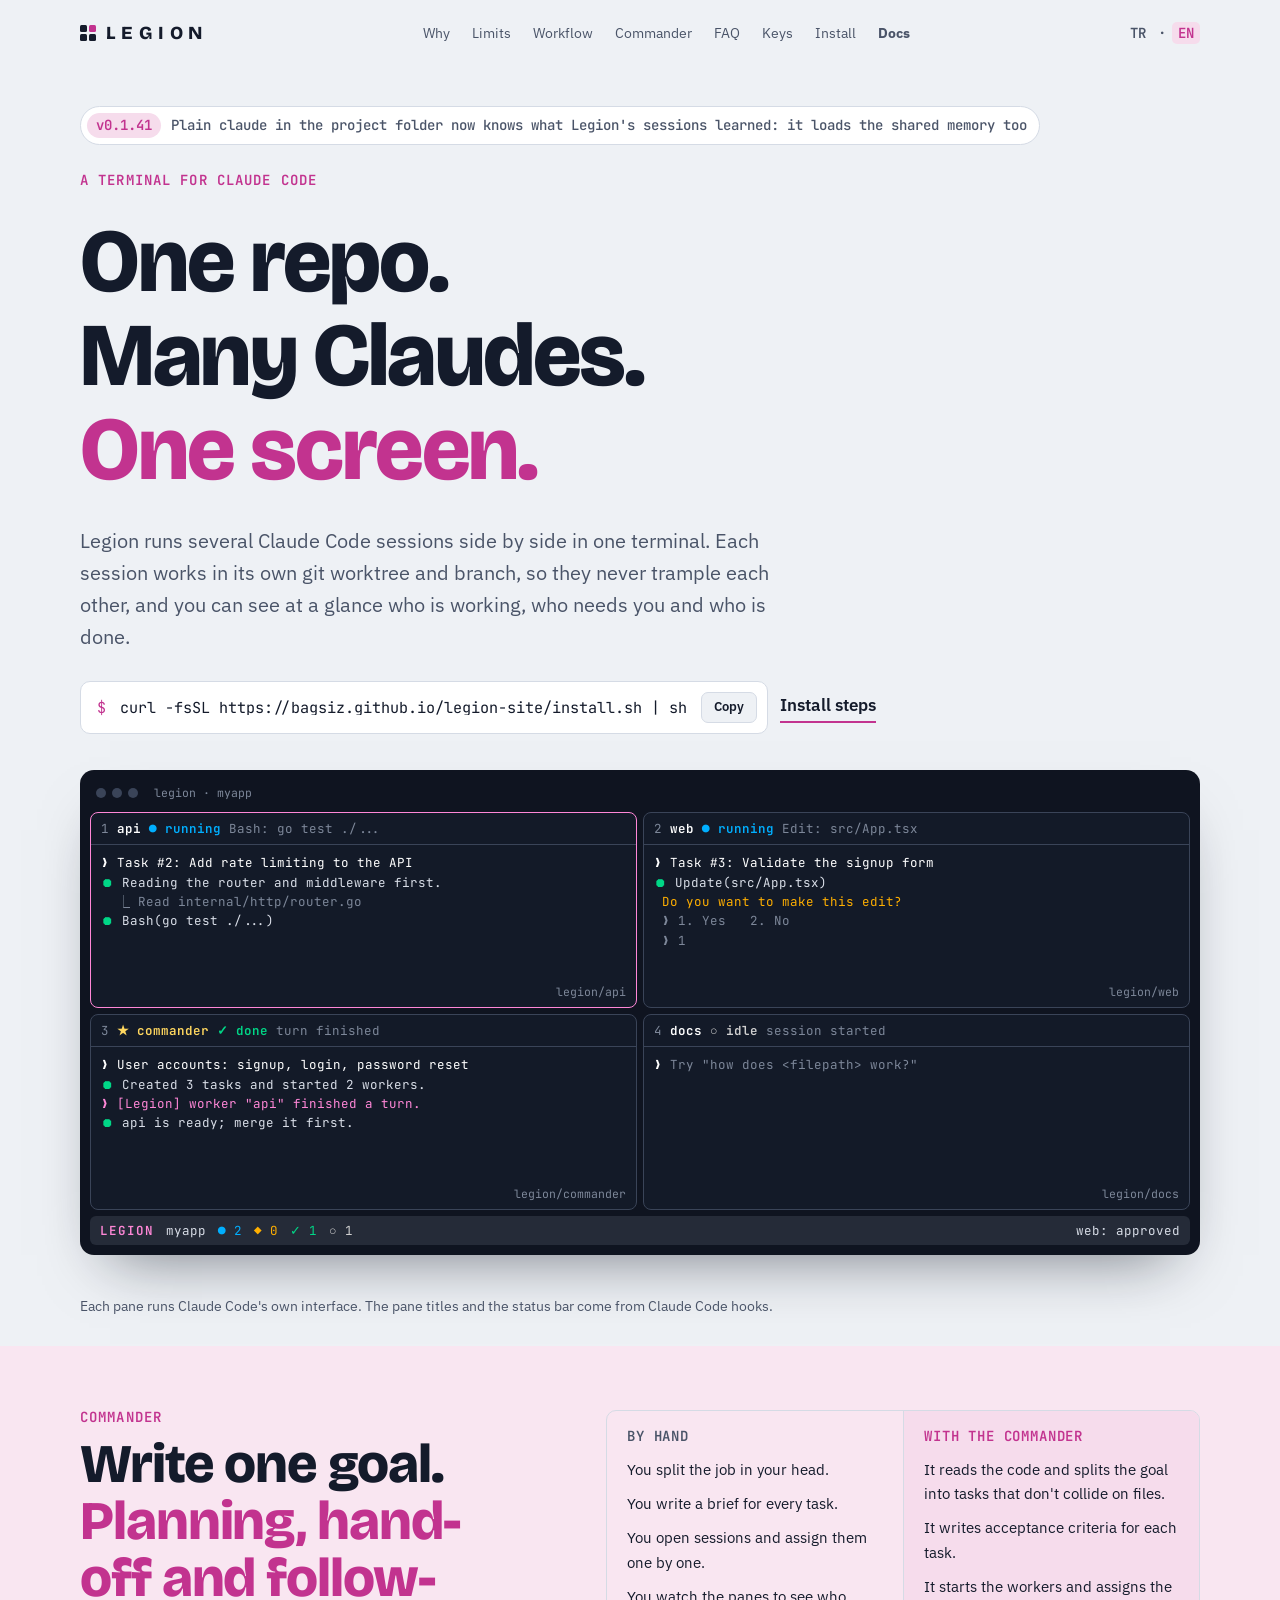
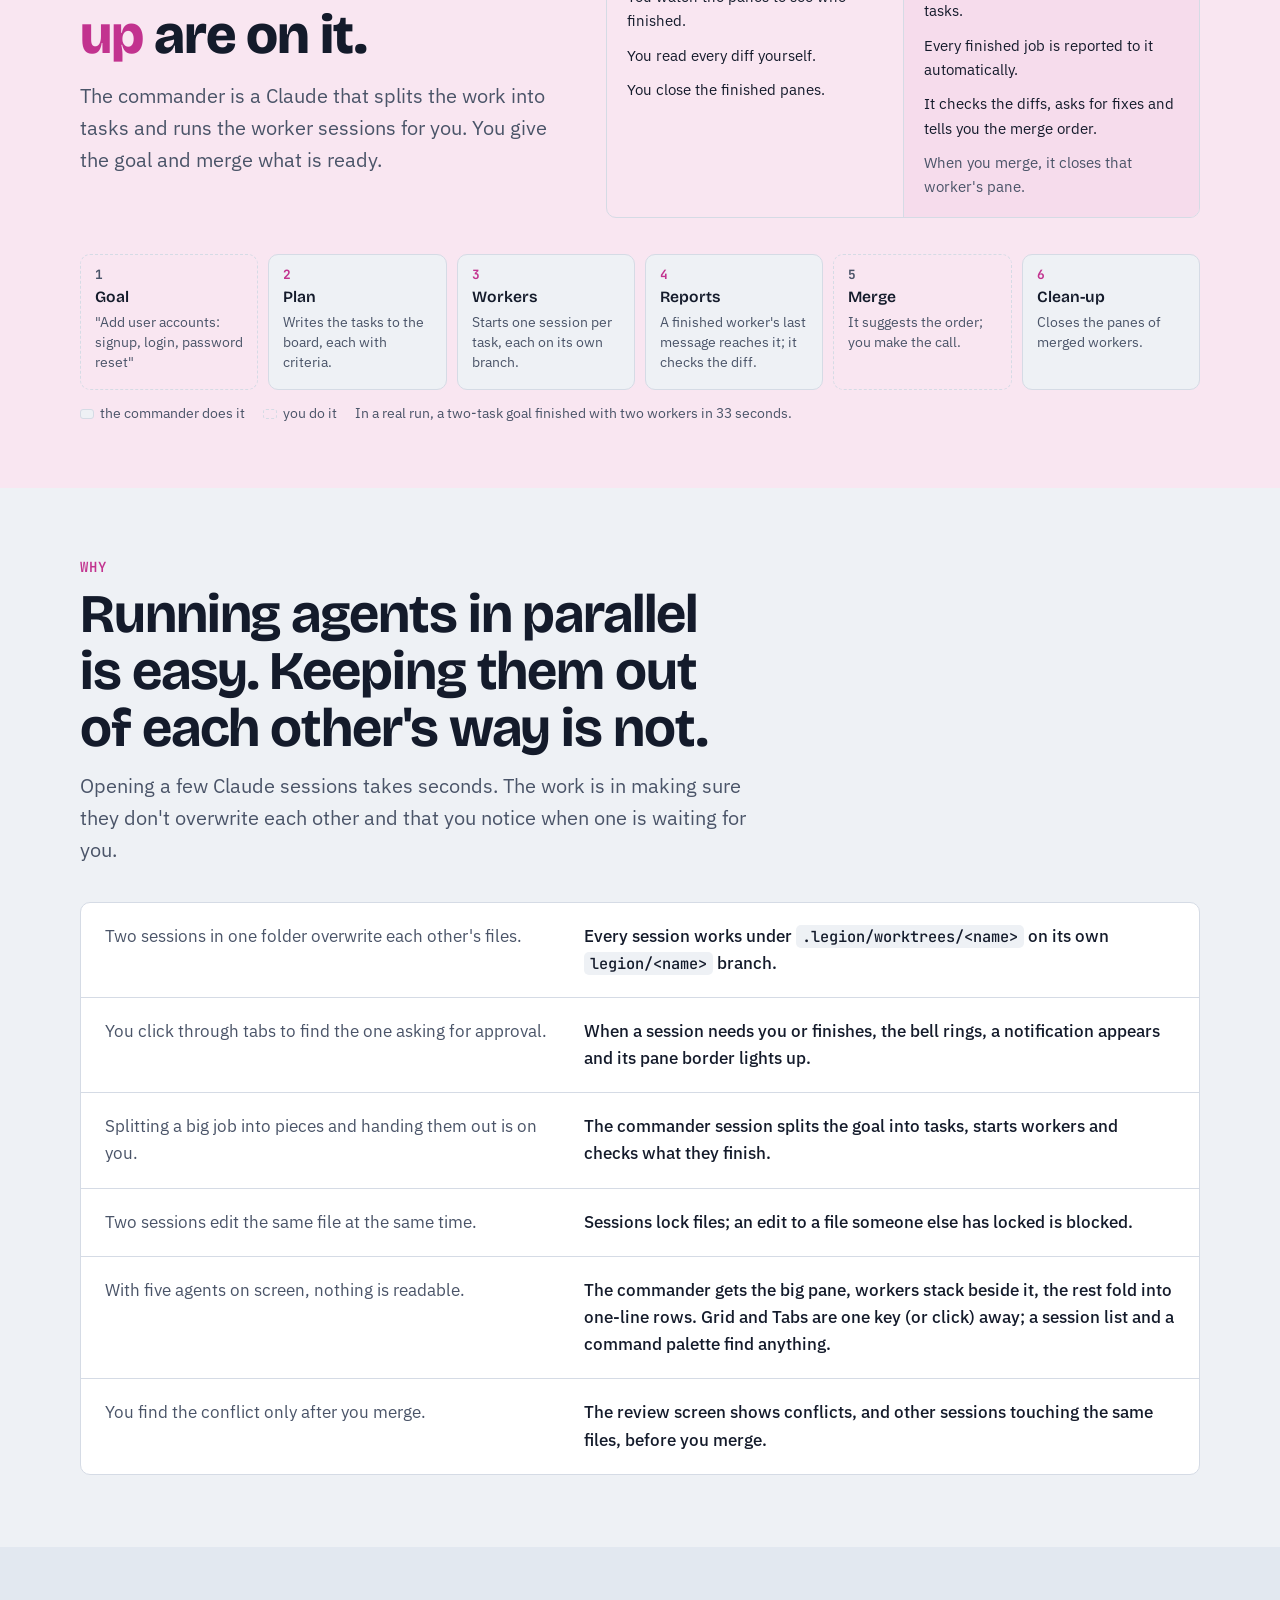
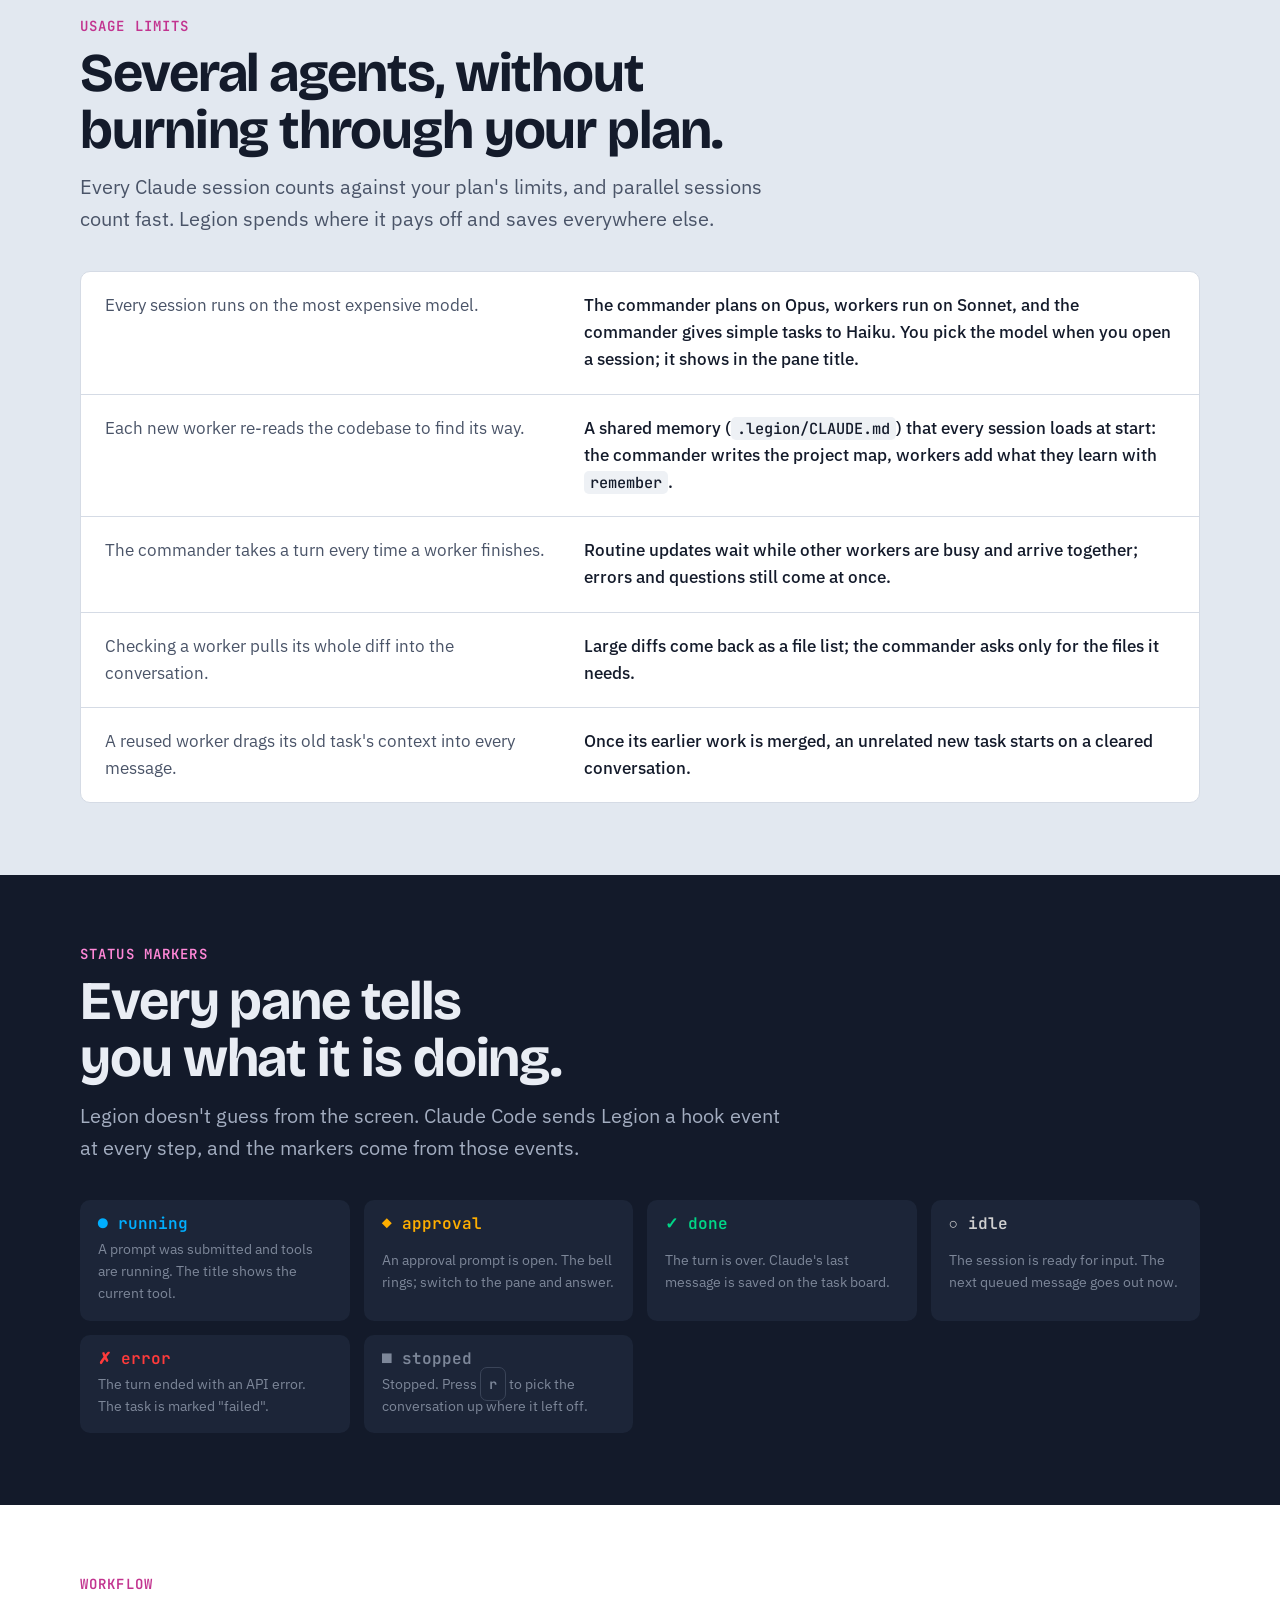
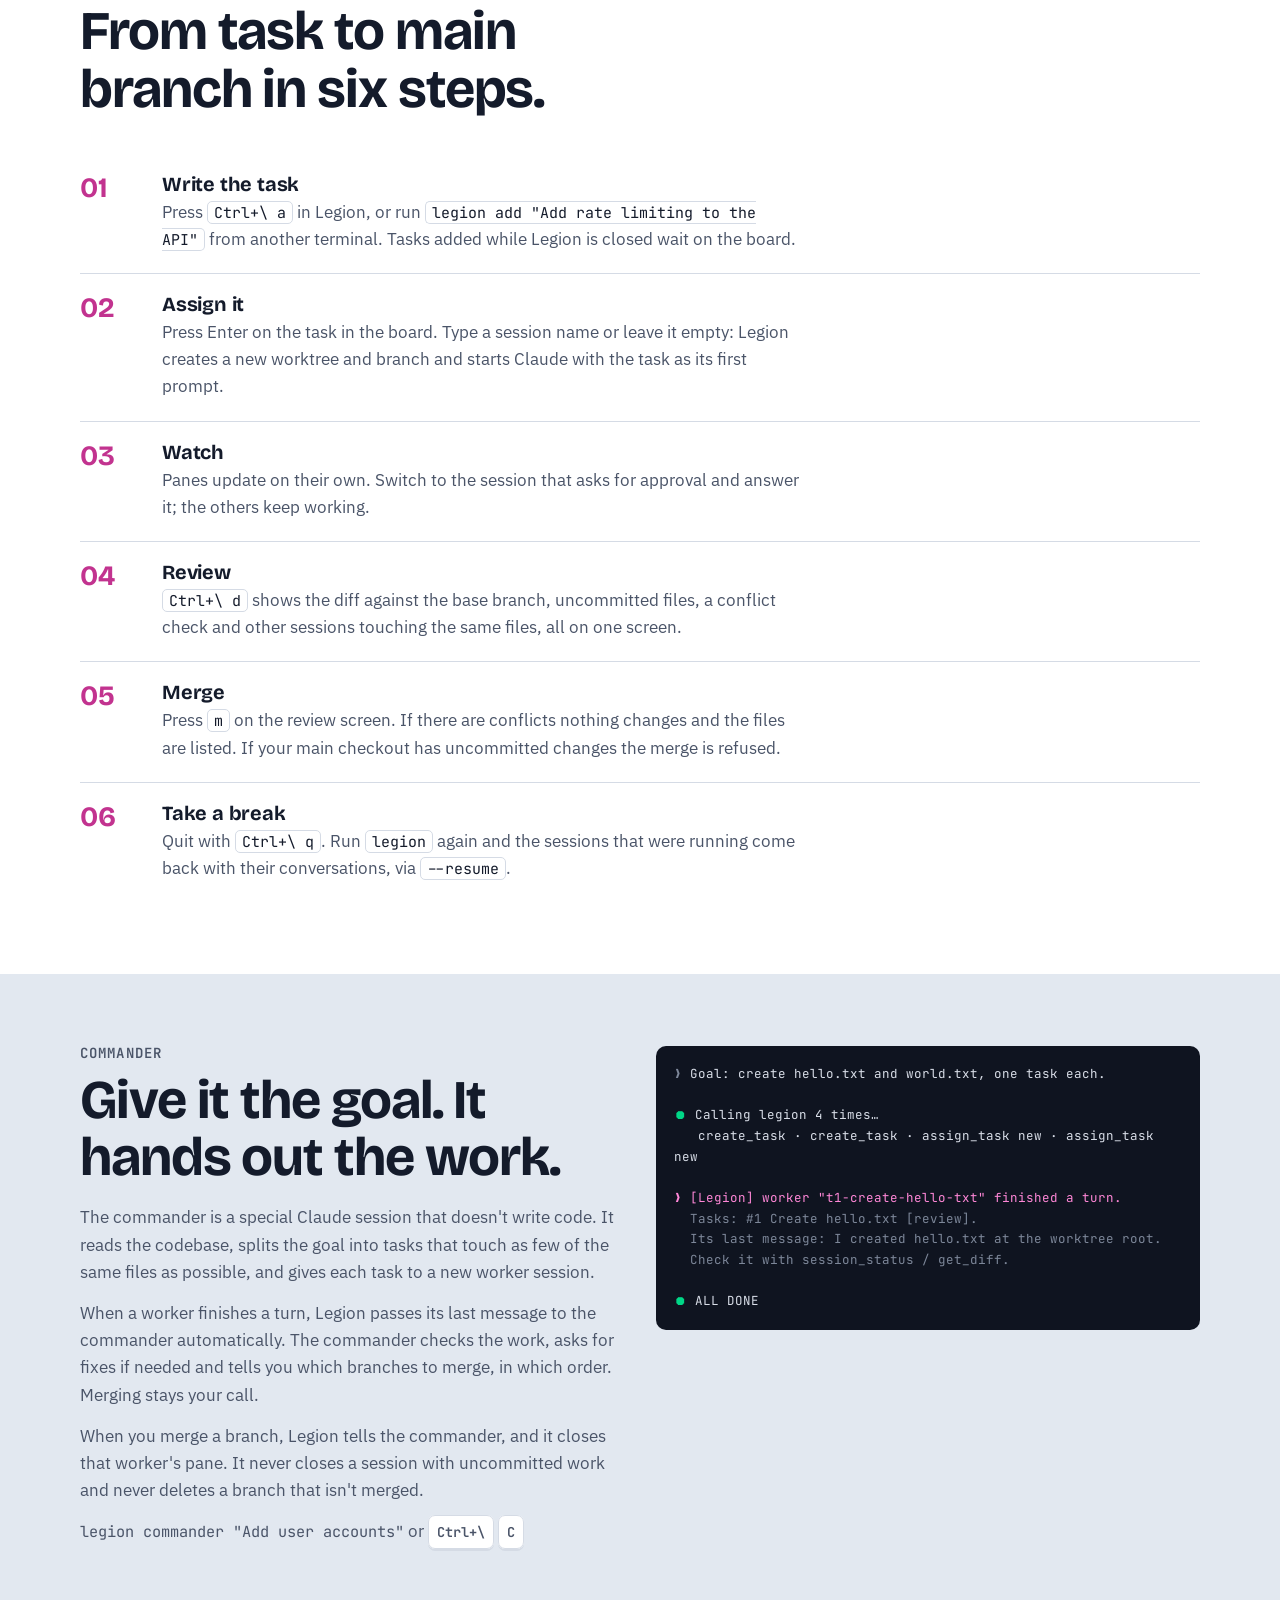
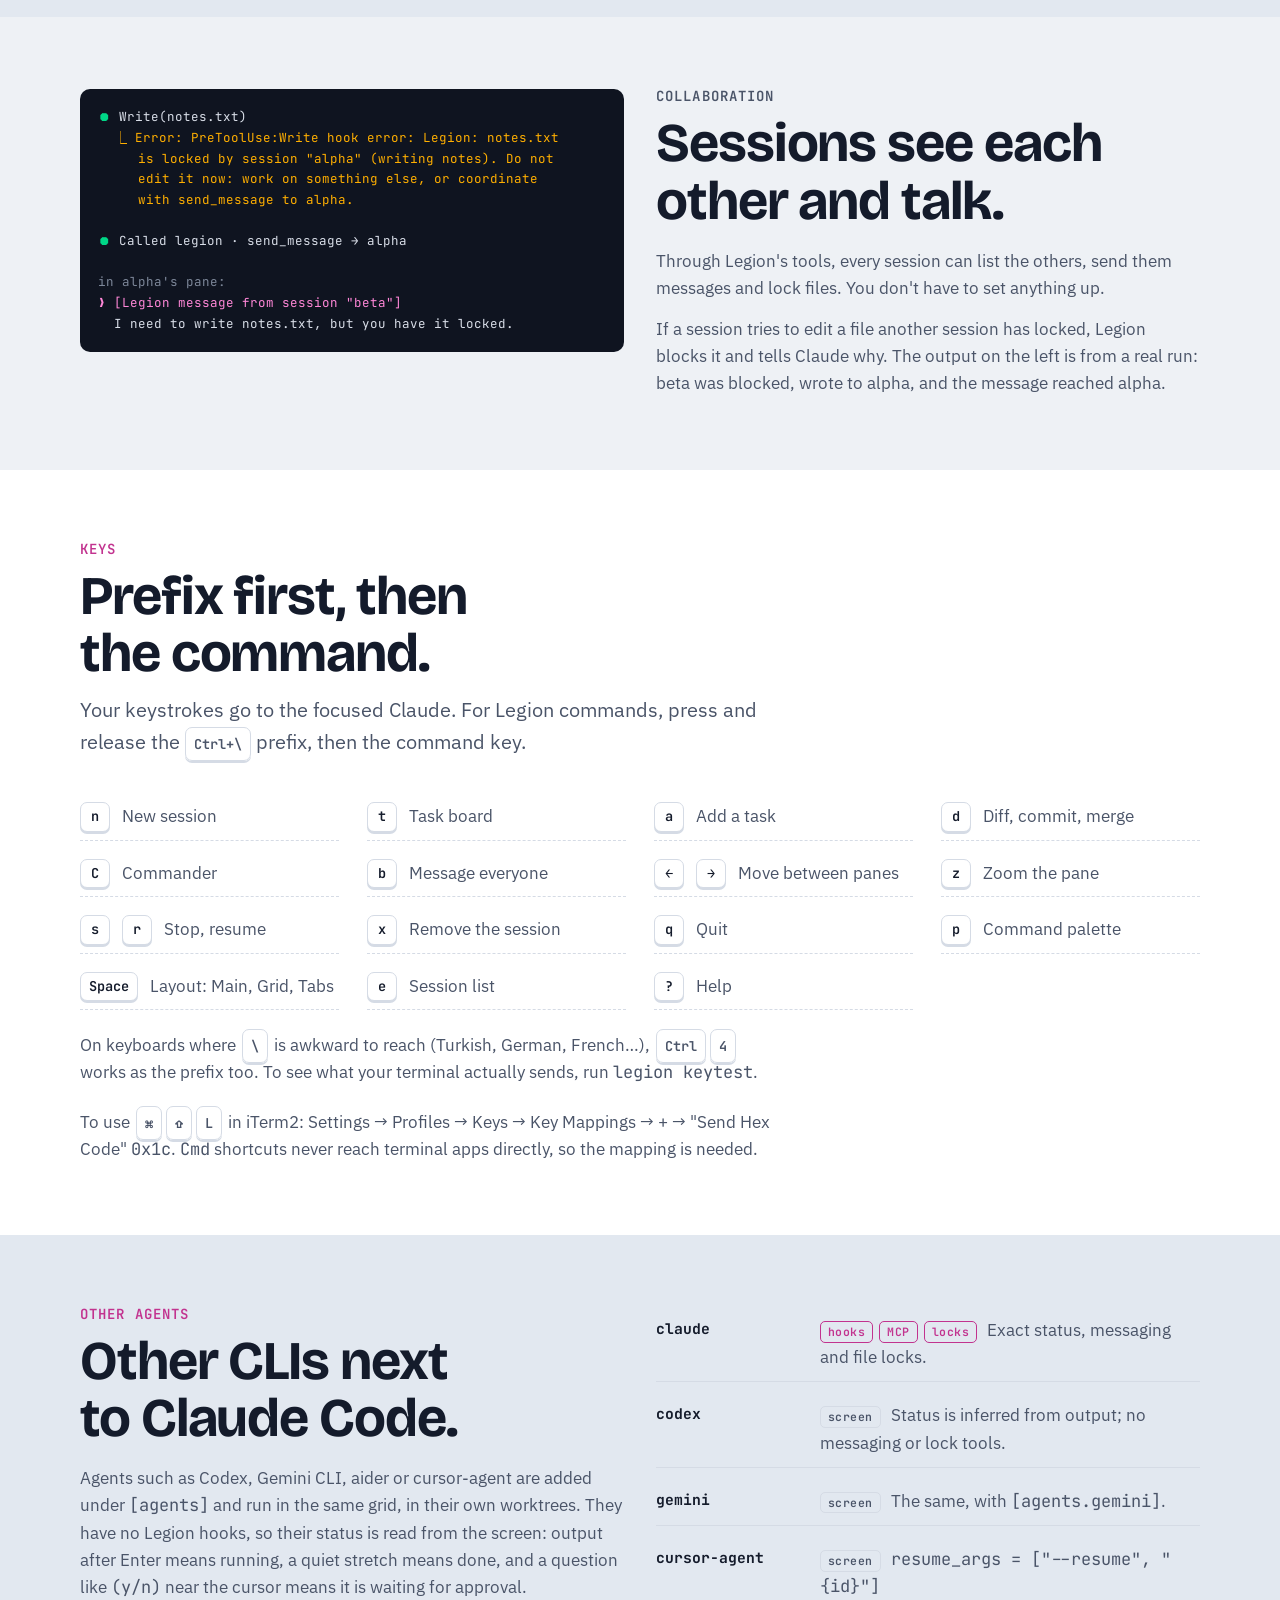
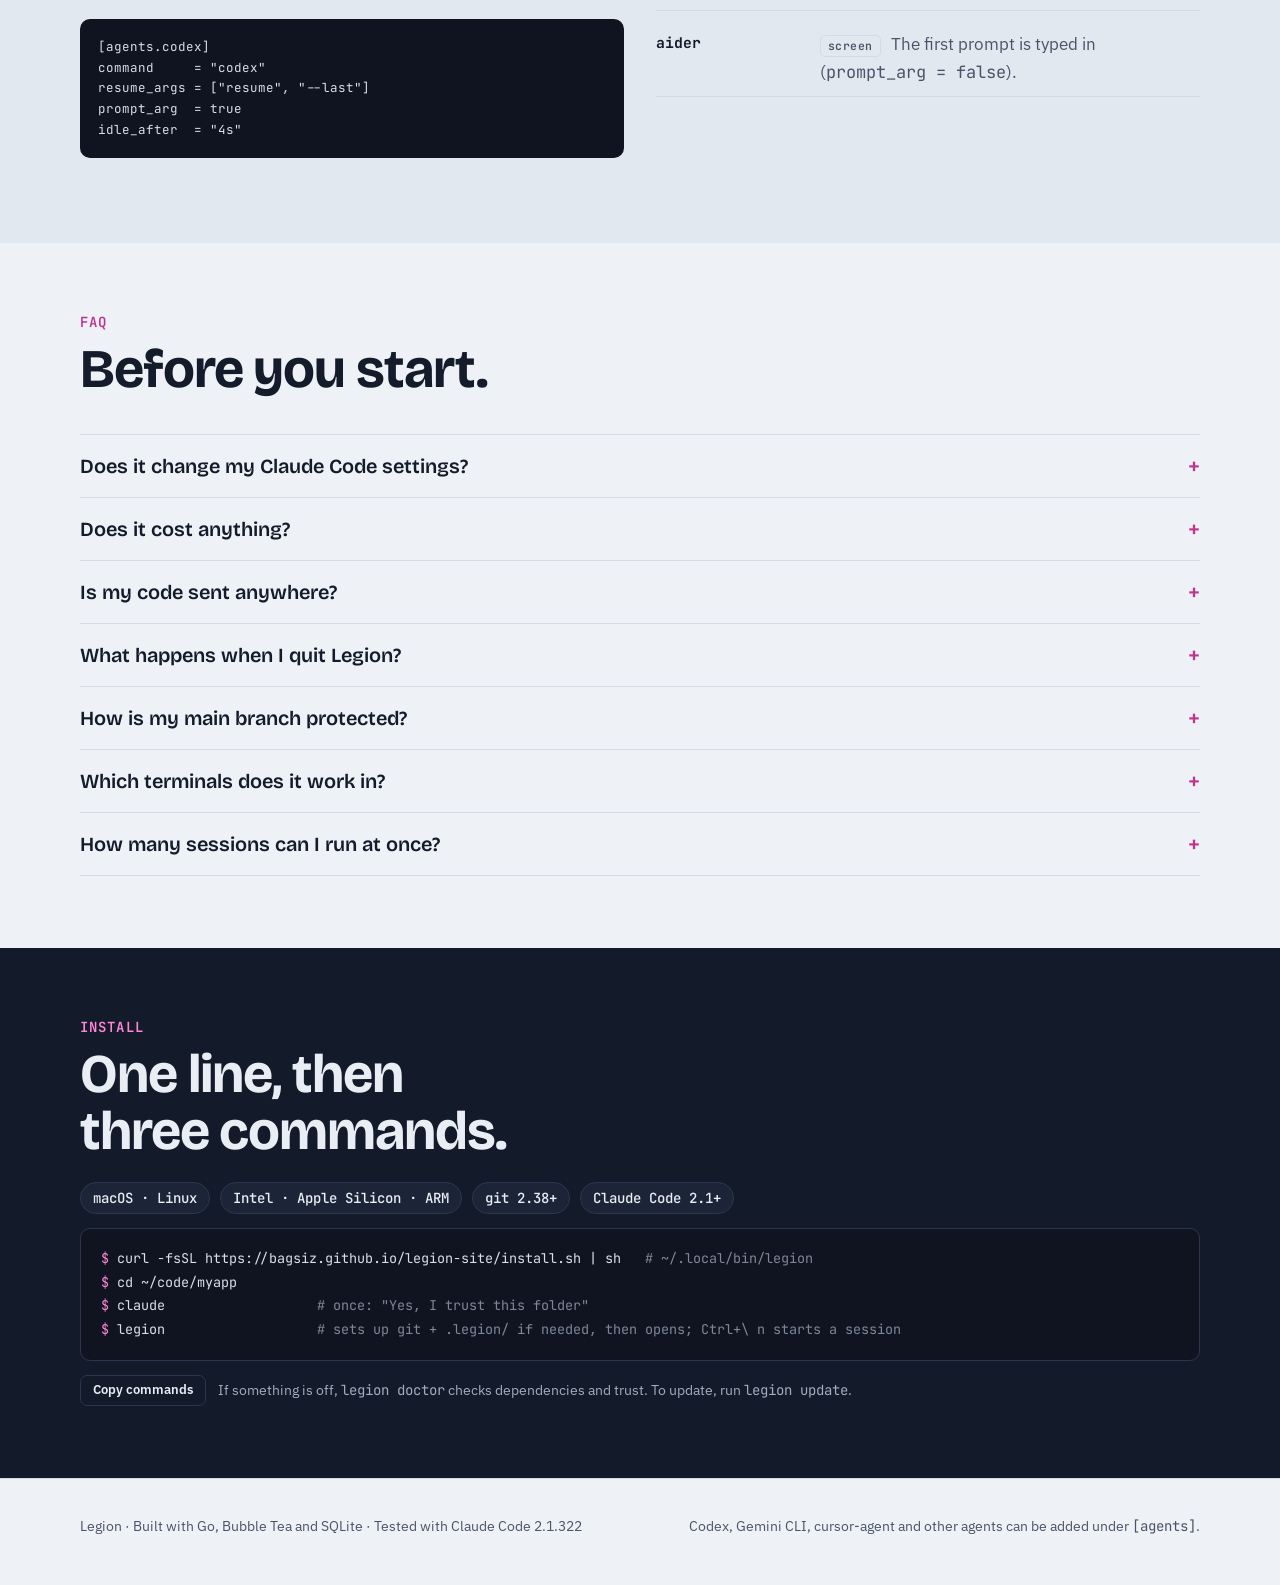
<file: index.html>
<!doctype html>
<html lang="en">
<head>
<meta charset="utf-8">
<meta name="viewport" content="width=device-width, initial-scale=1, viewport-fit=cover">
<link rel="canonical" href="https://bagsiz.github.io/legion-site/">
<link rel="icon" href="https://bagsiz.github.io/legion-site/assets/favicon.svg" type="image/svg+xml">
<link rel="icon" href="https://bagsiz.github.io/legion-site/assets/favicon-32.png" sizes="32x32" type="image/png">
<link rel="apple-touch-icon" href="https://bagsiz.github.io/legion-site/assets/apple-touch-icon.png">
<link rel="manifest" href="https://bagsiz.github.io/legion-site/site.webmanifest">
<meta name="theme-color" content="#eef1f5">
<meta property="og:type" content="website">
<meta property="og:site_name" content="Legion">
<meta property="og:title" content="Legion">
<meta property="og:description" content="Legion runs several Claude Code sessions side by side in one terminal, each in its own git worktree and branch.">
<meta property="og:url" content="https://bagsiz.github.io/legion-site/">
<meta property="og:locale" content="en_US">
<meta property="og:image" content="https://bagsiz.github.io/legion-site/assets/og-en.png">
<meta property="og:image:width" content="1200">
<meta property="og:image:height" content="630">
<meta name="twitter:card" content="summary_large_image">
<meta name="twitter:title" content="Legion">
<meta name="twitter:description" content="Legion runs several Claude Code sessions side by side in one terminal, each in its own git worktree and branch.">
<meta name="twitter:image" content="https://bagsiz.github.io/legion-site/assets/og-en.png">
<link rel="alternate" hreflang="en" href="https://bagsiz.github.io/legion-site/">
<link rel="alternate" hreflang="tr" href="https://bagsiz.github.io/legion-site/tr/">
<link rel="alternate" hreflang="x-default" href="https://bagsiz.github.io/legion-site/">
<style>:root{padding-top:env(safe-area-inset-top,0px);padding-bottom:env(safe-area-inset-bottom,0px)}body{margin:0}img{max-width:100%}[hidden]{display:none!important}</style>
</head>
<body>
<title>Legion</title>
<meta name="claude:viewport-fit-sides" content="cover">
<meta name="description" content="Legion runs several Claude Code sessions side by side in one terminal, each in its own git worktree and branch.">
<link rel="preconnect" href="https://fonts.googleapis.com">
<link rel="preconnect" href="https://fonts.gstatic.com" crossorigin>
<link rel="stylesheet" href="https://fonts.googleapis.com/css2?family=Bricolage+Grotesque:opsz,wght@12..96,500;12..96,700;12..96,800&family=IBM+Plex+Sans:wght@400;500;600&family=JetBrains+Mono:wght@400;600&display=swap">
<style>
/* Layout: a steel-blue page around one live terminal — the product's own grid of panes is the hero; sections below read like a field manual (legend, drill sequence, key chart). */
:root {
  --bg: #eef1f5;
  --surface: #ffffff;
  --ink: #141b2b;
  --ink-2: #4a5468;
  --line: #d5dbe5;
  --accent: #c2338f;          /* Legion focus pink (xterm 212, deepened for light bg) */
  --accent-soft: #f6dcec;
  /* terminal: deliberately dark in both themes */
  --term-bg: #0f1420;
  --term-pane: #131a28;
  --term-ink: #d9dee8;
  --term-quiet: #7d8799;
  --term-line: #3a4458;
  --term-focus: #ff87d7;
  --st-run: #00afff;
  --st-appr: #ffaf00;
  --st-done: #00d787;
  --st-err: #ff3b3b;
  --st-idle: #d0d0d0;
  --bar: #252b38;
  --font-display: "Bricolage Grotesque", "Avenir Next", "Segoe UI", sans-serif;
  --font-body: "IBM Plex Sans", "Helvetica Neue", Arial, sans-serif;
  --font-mono: "JetBrains Mono", "SF Mono", Menlo, Consolas, monospace;
  --step--1: 0.875rem;
  --step-0: 1.0625rem;
  --step-1: 1.25rem;
  --step-2: 1.75rem;
  --step-3: clamp(2.1rem, 4.4vw, 3.4rem);
  --step-4: clamp(2.6rem, 7vw, 5.6rem);
  --radius: 10px;
  --band-steel: #e2e8f0;
  --band-accent: #f9e6f1;
  --band-ink: #131a2a;
  --band-ink-surface: #1c2538;
  --band-ink-fg: #e9edf4;
  --band-ink-fg2: #a3adc0;
  --band-ink-line: #2c364c;
}
@media (prefers-color-scheme: dark) {
  :root:not([data-theme="light"]) {
    --bg: #0b0e15; --surface: #121722; --ink: #e8ecf3; --ink-2: #9aa4b6; --line: #262e3d;
    --accent: #ff87d7; --accent-soft: #3a1d33; --term-bg: #080b11; --term-pane: #0d121c; --bar: #1b2130;
    --band-steel: #0f141e; --band-accent: #221520; --band-ink: #05070c; --band-ink-surface: #121826; --band-ink-fg: #e8ecf3; --band-ink-fg2: #9aa4b6; --band-ink-line: #222b3c;
    color-scheme: dark;
  }
}
:root[data-theme="dark"] {
  --bg: #0b0e15; --surface: #121722; --ink: #e8ecf3; --ink-2: #9aa4b6; --line: #262e3d;
  --accent: #ff87d7; --accent-soft: #3a1d33; --term-bg: #080b11; --term-pane: #0d121c; --bar: #1b2130;
    --band-steel: #0f141e; --band-accent: #221520; --band-ink: #05070c; --band-ink-surface: #121826; --band-ink-fg: #e8ecf3; --band-ink-fg2: #9aa4b6; --band-ink-line: #222b3c;
  color-scheme: dark;
}

* { box-sizing: border-box; }
body {
  background: var(--bg); color: var(--ink);
  font: 400 var(--step-0)/1.6 var(--font-body);
}
a { color: inherit; }
:focus-visible { outline: 2px solid var(--accent); outline-offset: 3px; border-radius: 4px; }
.wrap {
  max-width: 1168px; margin: 0 auto;
  padding-left: max(24px, env(safe-area-inset-left, 0px));
  padding-right: max(24px, env(safe-area-inset-right, 0px));
}
@media (max-width: 760px) { .wrap { padding-left: max(16px, env(safe-area-inset-left, 0px)); padding-right: max(16px, env(safe-area-inset-right, 0px)); } }
h1, h2, h3 { font-family: var(--font-display); line-height: 1.05; text-wrap: balance; margin: 0; letter-spacing: -0.02em; }
p { margin: 0; }
code, kbd, .mono { font-family: var(--font-mono); }
.eyebrow { font: 600 var(--step--1)/1 var(--font-mono); letter-spacing: 0.08em; text-transform: uppercase; color: var(--accent); }

/* nav */
nav { display: flex; align-items: center; justify-content: space-between; gap: 16px; padding-block: 22px; flex-wrap: wrap; }
.wordmark { font: 800 1.15rem/1 var(--font-display); letter-spacing: 0.32em; display: flex; align-items: center; gap: 10px; text-decoration: none; }
.wordmark span.glyph { display: inline-grid; grid-template-columns: repeat(2, 7px); gap: 2px; }
.wordmark span.glyph i { width: 7px; height: 7px; border-radius: 1.5px; background: var(--ink); }
.wordmark span.glyph i:nth-child(2) { background: var(--accent); }
nav ul { list-style: none; display: flex; gap: 22px; margin: 0; padding: 0; flex-wrap: wrap; font-size: var(--step--1); }
nav ul a { text-decoration: none; color: var(--ink-2); }
nav ul a:hover { color: var(--ink); }

/* hero */
.hero { padding-block: 40px 28px; display: grid; grid-template-columns: minmax(0, 1fr); gap: 28px; }
.hero h1 { font-size: var(--step-4); font-weight: 800; max-width: 14ch; }
.hero h1 em { font-style: normal; color: var(--accent); }
.hero .lede { font-size: var(--step-1); color: var(--ink-2); max-width: 60ch; }
.cta-row { display: flex; flex-wrap: wrap; gap: 12px; align-items: center; min-width: 0; }
.cmd {
  display: inline-flex; align-items: center; gap: 14px; background: var(--surface); border: 1px solid var(--line);
  border-radius: var(--radius); padding: 10px 10px 10px 16px; font: 400 0.95rem/1 var(--font-mono); max-width: 100%;
}
.cmd .prompt { color: var(--accent); flex: none; }
.cmd button { flex: none; }
.cmd code { white-space: nowrap; overflow-x: auto; min-width: 0; flex: 1 1 auto; scrollbar-width: thin; }
button.copy {
  font: 600 0.8rem/1 var(--font-body); border: 1px solid var(--line); background: var(--bg); color: var(--ink);
  border-radius: 7px; padding: 8px 12px; cursor: pointer;
}
button.copy:hover { border-color: var(--ink-2); }
.btn-link { font-weight: 600; text-decoration: none; border-bottom: 2px solid var(--accent); padding-bottom: 2px; }

/* terminal mock */
.term {
  margin-top: 8px; background: var(--term-bg); border-radius: 14px; padding: 10px; color: var(--term-ink);
  font: 400 12.5px/1.55 var(--font-mono); box-shadow: 0 30px 60px -30px rgba(10, 16, 30, 0.55);
}
.term-chrome { display: flex; gap: 6px; padding: 4px 6px 10px; align-items: center; }
.term-chrome i { width: 10px; height: 10px; border-radius: 50%; background: var(--term-line); }
.term-chrome span { margin-left: 10px; color: var(--term-quiet); font-size: 11.5px; }
.grid { display: grid; grid-template-columns: 1fr 1fr; gap: 6px; }
.pane { border: 1px solid var(--term-line); border-radius: 8px; background: var(--term-pane); min-width: 0; display: flex; flex-direction: column; min-height: 196px; transition: border-color .3s; }
.pane.focus { border-color: var(--term-focus); }
.pane.attn { border-color: var(--st-appr); }
.pane-head { display: flex; gap: 8px; align-items: baseline; padding: 6px 10px; border-bottom: 1px solid var(--term-line); flex-wrap: wrap; }
.pane-head .n { color: var(--term-quiet); }
.pane-head .name { font-weight: 600; color: #fff; }
.pane-head .name.star { color: #ffd75f; }
.pane-head .badge { font-weight: 600; transition: color .3s; }
.pane-head .act { color: var(--term-quiet); overflow: hidden; text-overflow: ellipsis; white-space: nowrap; min-width: 0; flex: 1 1 120px; }
.pane-body { padding: 8px 10px; flex: 1; white-space: pre-wrap; overflow-wrap: anywhere; }
.pane-foot { padding: 2px 10px 6px; color: var(--term-quiet); text-align: right; font-size: 11.5px; }
.l-prompt { color: #fff; }
.l-tool { color: var(--st-done); }
.l-q { color: var(--term-quiet); }
.l-warn { color: var(--st-appr); }
.l-msg { color: var(--term-focus); }
.status-bar { margin-top: 6px; background: var(--bar); border-radius: 6px; padding: 5px 10px; display: flex; gap: 12px; flex-wrap: wrap; align-items: center; }
.status-bar .lg { color: var(--term-focus); font-weight: 600; letter-spacing: .08em; }
.status-bar .info { margin-left: auto; color: var(--term-ink); }
.s-run { color: var(--st-run); } .s-appr { color: var(--st-appr); } .s-done { color: var(--st-done); } .s-idle { color: var(--st-idle); } .s-err { color: var(--st-err); }
.caption { margin-top: 12px; font-size: var(--step--1); color: var(--ink-2); }

/* sections */
section { padding-block: 72px; border-top: 1px solid var(--line); }
section > .wrap > header { display: grid; gap: 12px; margin-bottom: 36px; max-width: 70ch; }
section h2 { font-size: var(--step-3); font-weight: 700; }
section header p { color: var(--ink-2); font-size: var(--step-1); }

.problems { display: grid; gap: 0; border: 1px solid var(--line); border-radius: var(--radius); background: var(--surface); overflow: hidden; }
.problem { display: grid; grid-template-columns: minmax(0, 1fr) minmax(0, 1.3fr); gap: 24px; padding: 20px 24px; border-top: 1px solid var(--line); }
.problem:first-child { border-top: 0; }
.problem .was { color: var(--ink-2); }
.problem .is { font-weight: 500; }
.problem .is code { font-size: 0.9em; background: var(--bg); padding: 1px 6px; border-radius: 5px; }

.legend { display: grid; grid-template-columns: repeat(auto-fit, minmax(220px, 1fr)); gap: 14px; }
.legend-item { background: var(--term-bg); color: var(--term-ink); border-radius: var(--radius); padding: 16px 18px; display: grid; gap: 6px; }
.legend-item .glyph { font: 600 1rem/1 var(--font-mono); }
.legend-item p { color: var(--term-quiet); font-size: var(--step--1); }

.steps { list-style: none; margin: 0; padding: 0; display: grid; gap: 0; counter-reset: s; }
.steps li { counter-increment: s; display: grid; grid-template-columns: 64px minmax(0, 1fr); gap: 18px; padding-block: 20px; border-top: 1px solid var(--line); }
.steps li:first-child { border-top: 0; }
.steps li::before { content: counter(s, decimal-leading-zero); font: 700 var(--step-2)/1 var(--font-display); color: var(--accent); }
.steps h3 { font-size: var(--step-1); margin-bottom: 4px; letter-spacing: -0.01em; }
.steps p { color: var(--ink-2); max-width: 64ch; }
.steps code { color: var(--ink); background: var(--surface); border: 1px solid var(--line); padding: 1px 6px; border-radius: 5px; font-size: 0.88em; }

.split { display: grid; grid-template-columns: minmax(0, 1fr) minmax(0, 1fr); gap: 32px; align-items: start; }
.split p + p { margin-top: 14px; }
.split .copy-text p { color: var(--ink-2); }
.log { background: var(--term-bg); color: var(--term-ink); border-radius: var(--radius); padding: 18px; font: 400 12.5px/1.65 var(--font-mono); white-space: pre-wrap; overflow-wrap: anywhere; min-width: 0; }
.log .who { color: var(--term-quiet); }

.keys { display: grid; grid-template-columns: repeat(auto-fit, minmax(240px, 1fr)); gap: 10px 28px; }
.key { display: flex; align-items: center; gap: 12px; padding-block: 8px; border-bottom: 1px dashed var(--line); }
kbd {
  font: 600 0.85rem/1 var(--font-mono); min-width: 30px; text-align: center; padding: 7px 8px; border-radius: 7px;
  background: var(--surface); border: 1px solid var(--line); box-shadow: 0 2px 0 var(--line);
}
.key span { color: var(--ink-2); }
.prefix-note { margin-top: 22px; color: var(--ink-2); max-width: 70ch; }
.prefix-note kbd { margin-inline: 2px; }

.install { display: grid; grid-template-columns: minmax(0, 1fr); gap: 14px; }
.install pre {
  margin: 0; background: var(--term-bg); color: var(--term-ink); border-radius: var(--radius); padding: 18px 20px;
  font: 400 13.5px/1.75 var(--font-mono); overflow-x: auto;
}
.install pre .c { color: var(--term-quiet); }
.install pre .p { color: var(--term-focus); }
.req { display: flex; flex-wrap: wrap; gap: 10px; }
.req span { font: 500 var(--step--1)/1 var(--font-mono); border: 1px solid var(--line); border-radius: 999px; padding: 8px 12px; background: var(--surface); }

.lang { display: inline-flex; gap: 6px; align-items: center; font: 600 var(--step--1)/1 var(--font-mono); color: var(--ink-2); }
.lang a { text-decoration: none; padding: 4px 6px; border-radius: 5px; }
.lang a[aria-current] { color: var(--accent); background: var(--accent-soft); }
.lang a:not([aria-current]):hover { color: var(--ink); }


/* full-width colour bands between sections; the gutter lives on .wrap */
section { background: var(--sec-bg, var(--bg)); border-top: 0; }
.band-white { --sec-bg: var(--surface); }
.band-steel { --sec-bg: var(--band-steel); }
.band-accent { --sec-bg: var(--band-accent); }
.band-ink {
  --sec-bg: var(--band-ink); --bg: var(--band-ink); --surface: var(--band-ink-surface);
  --ink: var(--band-ink-fg); --ink-2: var(--band-ink-fg2); --line: var(--band-ink-line);
  --accent: #ff87d7; --accent-soft: #3a1d33;
  color: var(--ink);
}
.band-ink .legend-item { background: var(--band-ink-surface); }
.band-ink .install pre, .band-ink pre { border: 1px solid var(--band-ink-line); }
.band-white .problems { background: var(--bg); }

/* commander band */
.cband { padding-block: 64px; }
.cband-grid { display: grid; grid-template-columns: minmax(0, 0.9fr) minmax(0, 1.1fr); gap: 40px; align-items: start; }
.cband h2 { font-size: var(--step-3); font-weight: 800; margin-block: 12px 16px; }
.cband h2 em { font-style: normal; color: var(--accent); }
.cband .lead { color: var(--ink-2); font-size: var(--step-1); max-width: 46ch; }
.compare { display: grid; grid-template-columns: minmax(0, 1fr) minmax(0, 1fr); border: 1px solid var(--line); border-radius: var(--radius); overflow: hidden; }
.compare > div { padding: 18px 20px; display: grid; gap: 10px; align-content: start; }
.compare > div + div { border-left: 1px solid var(--line); background: var(--accent-soft); }
.compare h3 { font: 600 var(--step--1)/1 var(--font-mono); letter-spacing: .06em; text-transform: uppercase; color: var(--ink-2); margin-bottom: 4px; }
.compare > div + div h3 { color: var(--accent); }
.compare p { font-size: 0.95rem; }
.compare .you { color: var(--ink-2); }
.flow { list-style: none; margin: 36px 0 0; padding: 0; display: grid; grid-template-columns: repeat(6, minmax(0, 1fr)); gap: 10px; counter-reset: f; }
.flow li { counter-increment: f; border: 1px solid var(--line); border-radius: var(--radius); padding: 14px 14px 16px; display: grid; gap: 6px; align-content: start; position: relative; background: var(--bg); }
.flow li::before { content: counter(f); font: 700 0.8rem/1 var(--font-mono); color: var(--accent); }
.flow li.me { border-style: dashed; background: transparent; }
.flow li.me::before { color: var(--ink-2); }
.flow b { font: 600 0.98rem/1.25 var(--font-display); }
.flow span { color: var(--ink-2); font-size: 0.86rem; line-height: 1.45; }
.flow-legend { margin-top: 12px; display: flex; flex-wrap: wrap; gap: 18px; color: var(--ink-2); font-size: var(--step--1); }
.flow-legend i { display: inline-block; width: 14px; height: 10px; border-radius: 3px; border: 1px solid var(--line); margin-right: 6px; vertical-align: -1px; background: var(--bg); }
.flow-legend i.me { border-style: dashed; background: transparent; }

/* back to top */
.to-top {
  position: fixed; z-index: 20;
  right: calc(16px + env(safe-area-inset-right, 0px));
  bottom: calc(16px + env(safe-area-inset-bottom, 0px));
  width: 46px; height: 46px; border-radius: 50%;
  display: grid; place-items: center; cursor: pointer;
  background: var(--ink); color: var(--bg); border: 1px solid var(--line);
  box-shadow: 0 10px 24px -10px rgba(10, 16, 30, 0.5);
  opacity: 0; transform: translateY(8px); pointer-events: none;
  transition: opacity .2s, transform .2s, background .2s;
}
.to-top.show { opacity: 1; transform: none; pointer-events: auto; }
.to-top:hover { background: var(--accent); color: #fff; }
.to-top svg { width: 20px; height: 20px; }

/* release strip */
.release { display: inline-flex; align-items: center; gap: 10px; font: 500 var(--step--1)/1.2 var(--font-mono); color: var(--ink-2); text-decoration: none; border: 1px solid var(--line); background: var(--surface); border-radius: 999px; padding: 6px 12px 6px 6px; width: fit-content; max-width: 100%; }
.release b { background: var(--accent-soft); color: var(--accent); border-radius: 999px; padding: 4px 9px; font-weight: 600; }
.release:hover { border-color: var(--ink-2); }

/* agents */
.agents { display: grid; grid-template-columns: minmax(0, 1fr) minmax(0, 1fr); gap: 32px; align-items: start; }
.agent-list { display: grid; gap: 10px; }
.agent-row { display: grid; grid-template-columns: 150px minmax(0, 1fr); gap: 14px; padding-block: 10px; border-bottom: 1px solid var(--line); }
.agent-row b { font-family: var(--font-mono); font-size: 0.92rem; }
.agent-row span { color: var(--ink-2); }
.cap { display: inline-block; font: 600 0.72rem/1 var(--font-mono); letter-spacing: .04em; padding: 4px 7px; border-radius: 5px; margin-right: 6px; border: 1px solid var(--line); }
.cap.yes { color: var(--accent); border-color: var(--accent); }

/* faq */
.faq { display: grid; gap: 0; border-top: 1px solid var(--line); }
.faq details { border-bottom: 1px solid var(--line); padding-block: 4px; }
.faq summary { cursor: pointer; list-style: none; padding-block: 14px; font: 600 var(--step-1)/1.3 var(--font-display); display: flex; justify-content: space-between; gap: 16px; }
.faq summary::-webkit-details-marker { display: none; }
.faq summary::after { content: "+"; color: var(--accent); font-family: var(--font-mono); }
.faq details[open] summary::after { content: "−"; }
.faq details p { color: var(--ink-2); max-width: 70ch; padding-bottom: 16px; }
.faq code { color: var(--ink); font-size: 0.9em; }

footer { border-top: 1px solid var(--line); padding-block: 36px 48px; color: var(--ink-2); font-size: var(--step--1); }
footer .wrap { display: flex; flex-wrap: wrap; gap: 16px; justify-content: space-between; }

@media (max-width: 960px) {
  .flow { grid-template-columns: repeat(3, minmax(0, 1fr)); }
}
@media (max-width: 760px) {
  .cmd { width: 100%; }
  .cband-grid, .compare { grid-template-columns: 1fr; }
  .compare > div + div { border-left: 0; border-top: 1px solid var(--line); }
  .flow { grid-template-columns: repeat(2, minmax(0, 1fr)); }
  .grid { grid-template-columns: 1fr; }
  .agents { grid-template-columns: 1fr; }
  .agent-row { grid-template-columns: 1fr; gap: 2px; }
  .pane { min-height: 0; }
  .problem, .split { grid-template-columns: 1fr; gap: 10px; }
  .steps li { grid-template-columns: 44px minmax(0, 1fr); gap: 12px; }
  section { padding-block: 52px; }
  .status-bar .info { margin-left: 0; }
}
@media (prefers-reduced-motion: reduce) { * { transition: none !important; } }
</style>

<div class="wrap">
  <nav>
    <a class="wordmark" href="#top" aria-label="Legion"><span class="glyph" aria-hidden="true"><i></i><i></i><i></i><i></i></span>LEGION</a>
    <ul>
      <li><a href="#why">Why</a></li>
      <li><a href="#limits">Limits</a></li>
      <li><a href="#flow">Workflow</a></li>
      <li><a href="#commander">Commander</a></li>
      <li><a href="#faq">FAQ</a></li>
      <li><a href="#keys">Keys</a></li>
      <li><a href="#install">Install</a></li>
      <li><a href="docs/"><b>Docs</b></a></li>
    </ul>
    <div class="lang"><a href="tr/" hreflang="tr" lang="tr">TR</a><span aria-hidden="true">·</span><a aria-current="page">EN</a></div>
  </nav>

  <header class="hero" id="top">
    <a class="release" id="release" href="docs/#keys"><b id="release-tag">v0.1.17</b><span id="release-text">Shift+Enter adds a new line inside Claude panes too</span></a>
    <p class="eyebrow">A terminal for Claude Code</p>
    <h1>One repo. Many Claudes. <em>One screen.</em></h1>
    <p class="lede">Legion runs several Claude Code sessions side by side in one terminal. Each session works in its own git worktree and branch, so they never trample each other, and you can see at a glance who is working, who needs you and who is done.</p>
    <div class="cta-row">
      <div class="cmd"><span class="prompt">$</span><code id="cmd-hero">curl -fsSL https://bagsiz.github.io/legion-site/install.sh | sh</code><button class="copy" type="button" data-copy="cmd-hero">Copy</button></div>
      <a class="btn-link" href="#install">Install steps</a>
    </div>

    <div class="term" role="img" aria-label="Legion: four Claude sessions in four panes, with the status bar below">
      <div class="term-chrome" aria-hidden="true"><i></i><i></i><i></i><span>legion · myapp</span></div>
      <div class="grid" id="grid">
        <div class="pane focus" id="p-api">
          <div class="pane-head"><span class="n">1</span><span class="name">api</span><span class="badge s-run">● running</span><span class="act">Bash: go test ./...</span></div>
          <div class="pane-body"><span class="l-prompt">❯ Task #2: Add rate limiting to the API</span>
<span class="l-tool">⏺</span> Reading the router and middleware first.
<span class="l-q">  ⎿ Read internal/http/router.go</span>
<span class="l-tool">⏺</span> Bash(go test ./...)</div>
          <div class="pane-foot">legion/api</div>
        </div>
        <div class="pane attn" id="p-web">
          <div class="pane-head"><span class="n">2</span><span class="name">web</span><span class="badge s-appr">◆ approval</span><span class="act">approve Edit: src/App.tsx</span></div>
          <div class="pane-body"><span class="l-prompt">❯ Task #3: Validate the signup form</span>
<span class="l-tool">⏺</span> Update(src/App.tsx)
<span class="l-warn"> Do you want to make this edit?</span>
<span class="l-q"> ❯ 1. Yes   2. No</span></div>
          <div class="pane-foot">legion/web</div>
        </div>
        <div class="pane" id="p-cmd">
          <div class="pane-head"><span class="n">3</span><span class="name star">★ commander</span><span class="badge s-done">✓ done</span><span class="act">turn finished</span></div>
          <div class="pane-body"><span class="l-prompt">❯ User accounts: signup, login, password reset</span>
<span class="l-tool">⏺</span> Created 3 tasks and started 2 workers.
<span class="l-msg">❯ [Legion] worker "api" finished a turn.</span>
<span class="l-tool">⏺</span> api is ready; merge it first.</div>
          <div class="pane-foot">legion/commander</div>
        </div>
        <div class="pane" id="p-docs">
          <div class="pane-head"><span class="n">4</span><span class="name">docs</span><span class="badge s-idle">○ idle</span><span class="act">session started</span></div>
          <div class="pane-body"><span class="l-prompt">❯ </span><span class="l-q">Try "how does &lt;filepath&gt; work?"</span></div>
          <div class="pane-foot">legion/docs</div>
        </div>
      </div>
      <div class="status-bar" id="bar">
        <span class="lg">LEGION</span><span>myapp</span>
        <span class="s-run" id="c-run">● 1</span><span class="s-appr" id="c-appr">◆ 1</span><span class="s-done" id="c-done">✓ 1</span><span class="s-idle" id="c-idle">○ 1</span>
        <span class="info" id="info">web needs approval: Edit src/App.tsx</span>
      </div>
    </div>
    <p class="caption">Each pane runs Claude Code's own interface. The pane titles and the status bar come from Claude Code hooks.</p>
  </header>
</div>

<section class="cband band-accent" id="commander-summary" aria-labelledby="cband-title">
  <div class="wrap">
    <div class="cband-grid">
      <div>
        <p class="eyebrow">Commander</p>
        <h2 id="cband-title">Write one goal. <em>Planning, hand-off and follow-up</em> are on it.</h2>
        <p class="lead">The commander is a Claude that splits the work into tasks and runs the worker sessions for you. You give the goal and merge what is ready.</p>
      </div>
      <div class="compare">
        <div>
          <h3>By hand</h3>
          <p>You split the job in your head.</p>
          <p>You write a brief for every task.</p>
          <p>You open sessions and assign them one by one.</p>
          <p>You watch the panes to see who finished.</p>
          <p>You read every diff yourself.</p>
          <p>You close the finished panes.</p>
        </div>
        <div>
          <h3>With the commander</h3>
          <p>It reads the code and splits the goal into tasks that don't collide on files.</p>
          <p>It writes acceptance criteria for each task.</p>
          <p>It starts the workers and assigns the tasks.</p>
          <p>Every finished job is reported to it automatically.</p>
          <p>It checks the diffs, asks for fixes and tells you the merge order.</p>
          <p class="you">When you merge, it closes that worker's pane.</p>
        </div>
      </div>
    </div>
    <ol class="flow" aria-label="How a job flows with the commander">
      <li class="me"><b>Goal</b><span>"Add user accounts: signup, login, password reset"</span></li>
      <li><b>Plan</b><span>Writes the tasks to the board, each with criteria.</span></li>
      <li><b>Workers</b><span>Starts one session per task, each on its own branch.</span></li>
      <li><b>Reports</b><span>A finished worker's last message reaches it; it checks the diff.</span></li>
      <li class="me"><b>Merge</b><span>It suggests the order; you make the call.</span></li>
      <li><b>Clean-up</b><span>Closes the panes of merged workers.</span></li>
    </ol>
    <div class="flow-legend"><span><i></i>the commander does it</span><span><i class="me"></i>you do it</span><span>In a real run, a two-task goal finished with two workers in 33 seconds.</span></div>
  </div>
</section>

<section id="why">
  <div class="wrap">
    <header>
      <p class="eyebrow">Why</p>
      <h2>Running agents in parallel is easy. Keeping them out of each other's way is not.</h2>
      <p>Opening a few Claude sessions takes seconds. The work is in making sure they don't overwrite each other and that you notice when one is waiting for you.</p>
    </header>
    <div class="problems">
      <div class="problem"><p class="was">Two sessions in one folder overwrite each other's files.</p><p class="is">Every session works under <code>.legion/worktrees/&lt;name&gt;</code> on its own <code>legion/&lt;name&gt;</code> branch.</p></div>
      <div class="problem"><p class="was">You click through tabs to find the one asking for approval.</p><p class="is">When a session needs you or finishes, the bell rings, a notification appears and its pane border lights up.</p></div>
      <div class="problem"><p class="was">Splitting a big job into pieces and handing them out is on you.</p><p class="is">The commander session splits the goal into tasks, starts workers and checks what they finish.</p></div>
      <div class="problem"><p class="was">Two sessions edit the same file at the same time.</p><p class="is">Sessions lock files; an edit to a file someone else has locked is blocked.</p></div>
      <div class="problem"><p class="was">With five agents on screen, nothing is readable.</p><p class="is">The commander gets the big pane, workers stack beside it, the rest fold into one-line rows. Grid and Tabs are one key (or click) away; a session list and a command palette find anything.</p></div>
      <div class="problem"><p class="was">You find the conflict only after you merge.</p><p class="is">The review screen shows conflicts, and other sessions touching the same files, before you merge.</p></div>
    </div>
  </div>
</section>

<section class="band-steel" id="limits">
  <div class="wrap">
    <header>
      <p class="eyebrow">Usage limits</p>
      <h2>Several agents, without burning through your plan.</h2>
      <p>Every Claude session counts against your plan's limits, and parallel sessions count fast. Legion spends where it pays off and saves everywhere else.</p>
    </header>
    <div class="problems">
      <div class="problem"><p class="was">Every session runs on the most expensive model.</p><p class="is">The commander plans on Opus, workers run on Sonnet, and the commander gives simple tasks to Haiku. You pick the model when you open a session; it shows in the pane title.</p></div>
      <div class="problem"><p class="was">Each new worker re-reads the codebase to find its way.</p><p class="is">A shared memory (<code>.legion/CLAUDE.md</code>) that every session loads at start: the commander writes the project map, workers add what they learn with <code>remember</code>.</p></div>
      <div class="problem"><p class="was">The commander takes a turn every time a worker finishes.</p><p class="is">Routine updates wait while other workers are busy and arrive together; errors and questions still come at once.</p></div>
      <div class="problem"><p class="was">Checking a worker pulls its whole diff into the conversation.</p><p class="is">Large diffs come back as a file list; the commander asks only for the files it needs.</p></div>
      <div class="problem"><p class="was">A reused worker drags its old task's context into every message.</p><p class="is">Once its earlier work is merged, an unrelated new task starts on a cleared conversation.</p></div>
    </div>
  </div>
</section>

<section class="band-ink" id="status">
  <div class="wrap">
    <header>
      <p class="eyebrow">Status markers</p>
      <h2>Every pane tells you what it is doing.</h2>
      <p>Legion doesn't guess from the screen. Claude Code sends Legion a hook event at every step, and the markers come from those events.</p>
    </header>
    <div class="legend">
      <div class="legend-item"><span class="glyph s-run">● running</span><p>A prompt was submitted and tools are running. The title shows the current tool.</p></div>
      <div class="legend-item"><span class="glyph s-appr">◆ approval</span><p>An approval prompt is open. The bell rings; switch to the pane and answer.</p></div>
      <div class="legend-item"><span class="glyph s-done">✓ done</span><p>The turn is over. Claude's last message is saved on the task board.</p></div>
      <div class="legend-item"><span class="glyph s-idle">○ idle</span><p>The session is ready for input. The next queued message goes out now.</p></div>
      <div class="legend-item"><span class="glyph s-err">✗ error</span><p>The turn ended with an API error. The task is marked "failed".</p></div>
      <div class="legend-item"><span class="glyph" style="color: var(--term-quiet)">■ stopped</span><p>Stopped. Press <kbd style="background:transparent;color:inherit;border-color:var(--term-line);box-shadow:none">r</kbd> to pick the conversation up where it left off.</p></div>
    </div>
  </div>
</section>

<section class="band-white" id="flow">
  <div class="wrap">
    <header>
      <p class="eyebrow">Workflow</p>
      <h2>From task to main branch in six steps.</h2>
    </header>
    <ol class="steps">
      <li><div><h3>Write the task</h3><p>Press <code>Ctrl+\ a</code> in Legion, or run <code>legion add "Add rate limiting to the API"</code> from another terminal. Tasks added while Legion is closed wait on the board.</p></div></li>
      <li><div><h3>Assign it</h3><p>Press Enter on the task in the board. Type a session name or leave it empty: Legion creates a new worktree and branch and starts Claude with the task as its first prompt.</p></div></li>
      <li><div><h3>Watch</h3><p>Panes update on their own. Switch to the session that asks for approval and answer it; the others keep working.</p></div></li>
      <li><div><h3>Review</h3><p><code>Ctrl+\ d</code> shows the diff against the base branch, uncommitted files, a conflict check and other sessions touching the same files, all on one screen.</p></div></li>
      <li><div><h3>Merge</h3><p>Press <code>m</code> on the review screen. If there are conflicts nothing changes and the files are listed. If your main checkout has uncommitted changes the merge is refused.</p></div></li>
      <li><div><h3>Take a break</h3><p>Quit with <code>Ctrl+\ q</code>. Run <code>legion</code> again and the sessions that were running come back with their conversations, via <code>--resume</code>.</p></div></li>
    </ol>
  </div>
</section>

<section class="band-steel" id="commander">
  <div class="wrap split">
    <div class="copy-text">
      <p class="eyebrow">Commander</p>
      <h2 style="margin-block: 12px 18px">Give it the goal. It hands out the work.</h2>
      <p>The commander is a special Claude session that doesn't write code. It reads the codebase, splits the goal into tasks that touch as few of the same files as possible, and gives each task to a new worker session.</p>
      <p>When a worker finishes a turn, Legion passes its last message to the commander automatically. The commander checks the work, asks for fixes if needed and tells you which branches to merge, in which order. Merging stays your call.</p>
      <p>When you merge a branch, Legion tells the commander, and it closes that worker's pane. It never closes a session with uncommitted work and never deletes a branch that isn't merged.</p>
      <p><code class="mono" style="font-size:.9em">legion commander "Add user accounts"</code> or <kbd>Ctrl+\</kbd> <kbd>C</kbd></p>
    </div>
    <div class="log" aria-label="An excerpt from the commander pane"><span class="who">❯</span> Goal: create hello.txt and world.txt, one task each.

<span style="color:var(--st-done)">⏺</span> Calling legion 4 times…
   create_task · create_task · assign_task new · assign_task new

<span style="color:var(--term-focus)">❯ [Legion] worker "t1-create-hello-txt" finished a turn.</span>
<span class="who">  Tasks: #1 Create hello.txt [review].
  Its last message: I created hello.txt at the worktree root.
  Check it with session_status / get_diff.</span>

<span style="color:var(--st-done)">⏺</span> ALL DONE</div>
  </div>
</section>

<section id="collaboration">
  <div class="wrap split">
    <div class="log" aria-label="An edit to a locked file being blocked"><span style="color:var(--st-done)">⏺</span> Write(notes.txt)
<span style="color:var(--st-appr)">  ⎿ Error: PreToolUse:Write hook error: Legion: notes.txt
     is locked by session "alpha" (writing notes). Do not
     edit it now: work on something else, or coordinate
     with send_message to alpha.</span>

<span style="color:var(--st-done)">⏺</span> Called legion · send_message → alpha

<span class="who">in alpha's pane:</span>
<span style="color:var(--term-focus)">❯ [Legion message from session "beta"]</span>
  I need to write notes.txt, but you have it locked.</div>
    <div class="copy-text">
      <p class="eyebrow">Collaboration</p>
      <h2 style="margin-block: 12px 18px">Sessions see each other and talk.</h2>
      <p>Through Legion's tools, every session can list the others, send them messages and lock files. You don't have to set anything up.</p>
      <p>If a session tries to edit a file another session has locked, Legion blocks it and tells Claude why. The output on the left is from a real run: beta was blocked, wrote to alpha, and the message reached alpha.</p>
    </div>
  </div>
</section>

<section class="band-white" id="keys">
  <div class="wrap">
    <header>
      <p class="eyebrow">Keys</p>
      <h2>Prefix first, then the command.</h2>
      <p>Your keystrokes go to the focused Claude. For Legion commands, press and release the <kbd>Ctrl+\</kbd> prefix, then the command key.</p>
    </header>
    <div class="keys">
      <div class="key"><kbd>n</kbd><span>New session</span></div>
      <div class="key"><kbd>t</kbd><span>Task board</span></div>
      <div class="key"><kbd>a</kbd><span>Add a task</span></div>
      <div class="key"><kbd>d</kbd><span>Diff, commit, merge</span></div>
      <div class="key"><kbd>C</kbd><span>Commander</span></div>
      <div class="key"><kbd>b</kbd><span>Message everyone</span></div>
      <div class="key"><kbd>←</kbd><kbd>→</kbd><span>Move between panes</span></div>
      <div class="key"><kbd>z</kbd><span>Zoom the pane</span></div>
      <div class="key"><kbd>s</kbd><kbd>r</kbd><span>Stop, resume</span></div>
      <div class="key"><kbd>x</kbd><span>Remove the session</span></div>
      <div class="key"><kbd>q</kbd><span>Quit</span></div>
      <div class="key"><kbd>p</kbd><span>Command palette</span></div>
      <div class="key"><kbd>Space</kbd><span>Layout: Main, Grid, Tabs</span></div>
      <div class="key"><kbd>e</kbd><span>Session list</span></div>
      <div class="key"><kbd>?</kbd><span>Help</span></div>
    </div>
    <p class="prefix-note">On keyboards where <kbd>\</kbd> is awkward to reach (Turkish, German, French…), <kbd>Ctrl</kbd><kbd>4</kbd> works as the prefix too. To see what your terminal actually sends, run <code>legion keytest</code>.</p>
    <p class="prefix-note">To use <kbd>⌘</kbd><kbd>⇧</kbd><kbd>L</kbd> in iTerm2: Settings → Profiles → Keys → Key Mappings → + → "Send Hex Code" <code>0x1c</code>. <code>Cmd</code> shortcuts never reach terminal apps directly, so the mapping is needed.</p>
  </div>
</section>

<section class="band-steel" id="agents">
  <div class="wrap agents">
    <div>
      <p class="eyebrow">Other agents</p>
      <h2 style="margin-block: 12px 18px">Other CLIs next to Claude Code.</h2>
      <p style="color:var(--ink-2)">Agents such as Codex, Gemini CLI, aider or cursor-agent are added under <code>[agents]</code> and run in the same grid, in their own worktrees. They have no Legion hooks, so their status is read from the screen: output after Enter means running, a quiet stretch means done, and a question like <code>(y/n)</code> near the cursor means it is waiting for approval.</p>
      <pre class="log" style="margin-top:18px">[agents.codex]
command     = "codex"
resume_args = ["resume", "--last"]
prompt_arg  = true
idle_after  = "4s"</pre>
    </div>
    <div class="agent-list">
      <div class="agent-row"><b>claude</b><span><i class="cap yes">hooks</i><i class="cap yes">MCP</i><i class="cap yes">locks</i> Exact status, messaging and file locks.</span></div>
      <div class="agent-row"><b>codex</b><span><i class="cap">screen</i> Status is inferred from output; no messaging or lock tools.</span></div>
      <div class="agent-row"><b>gemini</b><span><i class="cap">screen</i> The same, with <code>[agents.gemini]</code>.</span></div>
      <div class="agent-row"><b>cursor-agent</b><span><i class="cap">screen</i> <code>resume_args = ["--resume", "{id}"]</code></span></div>
      <div class="agent-row"><b>aider</b><span><i class="cap">screen</i> The first prompt is typed in (<code>prompt_arg = false</code>).</span></div>
    </div>
  </div>
</section>

<section id="faq">
  <div class="wrap">
    <header>
      <p class="eyebrow">FAQ</p>
      <h2>Before you start.</h2>
    </header>
    <div class="faq">
      <details><summary>Does it change my Claude Code settings?</summary><p>No. Legion adds its hooks and tools only to the sessions it starts, with <code>--settings</code> and <code>--mcp-config</code>. Your files under <code>~/.claude</code> stay as they are; Legion only reads the workspace-trust flag.</p></details>
      <details><summary>Does it cost anything?</summary><p>Legion itself is free. Each session is an ordinary Claude Code session and uses your plan like any other. Four sessions use about four times as much in the same time.</p></details>
      <details><summary>Is my code sent anywhere?</summary><p>Legion runs entirely on your machine. Sessions, tasks and the event log live in <code>.legion/state.db</code> in your project. Your code only leaves your machine through Claude Code itself. Legion's one outbound request is a daily check for a new release on GitHub, which sends nothing about you or your project; <code>LEGION_NO_UPDATE_CHECK=1</code> turns it off.</p></details>
      <details><summary>What happens when I quit Legion?</summary><p>Sessions stop; worktrees and branches stay. Run <code>legion</code> again and the sessions that were running come back with their conversations via <code>--resume</code>. A turn that was in progress is cut short.</p></details>
      <details><summary>How is my main branch protected?</summary><p>Sessions never touch it; they work on their own branches. Merges happen only when you ask. On conflicts nothing changes, and if your main checkout has uncommitted changes the merge is refused.</p></details>
      <details><summary>Which terminals does it work in?</summary><p>It has been used with iTerm2 and Terminal.app on macOS, and the test suite runs on macOS and Linux. On non-US keyboards use <kbd>Ctrl</kbd><kbd>4</kbd> as the prefix; <code>legion keytest</code> shows what your terminal sends.</p></details>
      <details><summary>How many sessions can I run at once?</summary><p>The default limit is 8, set with <code>max_sessions</code>. In practice 2–4 sessions stay readable on screen and easy to merge.</p></details>
    </div>
  </div>
</section>

<section class="band-ink" id="install">
  <div class="wrap install">
    <header style="margin-bottom: 8px">
      <p class="eyebrow">Install</p>
      <h2>One line, then three commands.</h2>
    </header>
    <div class="req"><span>macOS · Linux</span><span>Intel · Apple Silicon · ARM</span><span>git 2.38+</span><span>Claude Code 2.1+</span></div>
<pre id="install-cmds"><span class="p">$</span> curl -fsSL https://bagsiz.github.io/legion-site/install.sh | sh   <span class="c"># ~/.local/bin/legion</span>
<span class="p">$</span> cd ~/code/myapp
<span class="p">$</span> claude                   <span class="c"># once: "Yes, I trust this folder"</span>
<span class="p">$</span> legion                   <span class="c"># sets up git + .legion/ if needed, then opens; Ctrl+\ n starts a session</span></pre>
    <div class="cta-row"><button class="copy" type="button" data-copy="install-cmds">Copy commands</button><span style="color:var(--ink-2); font-size:var(--step--1)">If something is off, <code>legion doctor</code> checks dependencies and trust. To update, run <code>legion update</code>.</span></div>
  </div>
</section>

<footer>
  <div class="wrap">
    <span>Legion <span id="footer-version"></span>· Built with Go, Bubble Tea and SQLite · Tested with Claude Code 2.1.322</span>
    <span>Codex, Gemini CLI, cursor-agent and other agents can be added under <code>[agents]</code>.</span>
  </div>
</footer>

<button class="to-top" id="to-top" type="button" aria-label="Back to top" title="Back to top"><svg viewBox="0 0 24 24" fill="none" stroke="currentColor" stroke-width="2.2" stroke-linecap="round" stroke-linejoin="round" aria-hidden="true"><path d="M12 19V5M5 12l7-7 7 7"/></svg></button>

<script>
(() => {
  // Back-to-top button: appears after scrolling down.
  const toTop = document.getElementById('to-top');
  const onScroll = () => toTop.classList.toggle('show', window.scrollY > 600);
  addEventListener('scroll', onScroll, { passive: true });
  onScroll();
  toTop.addEventListener('click', () => {
    const smooth = !matchMedia('(prefers-reduced-motion: reduce)').matches;
    window.scrollTo({ top: 0, behavior: smooth ? 'smooth' : 'auto' });
    document.querySelector('.wordmark')?.focus({ preventScroll: true });
  });

  // Copy buttons
  document.querySelectorAll('button.copy').forEach(btn => {
    btn.addEventListener('click', async () => {
      const el = document.getElementById(btn.dataset.copy);
      const text = el.innerText.replace(/^\$ /gm, '').replace(/\s+#.*$/gm, '').trim();
      const label = btn.textContent;
      try {
        await navigator.clipboard.writeText(text);
        btn.textContent = 'Copied';
      } catch (e) {
        const r = document.createRange(); r.selectNodeContents(el);
        const s = getSelection(); s.removeAllRanges(); s.addRange(r);
        btn.textContent = 'Selected — press ⌘C';
      }
      setTimeout(() => { btn.textContent = label; }, 1800);
    });
  });

  // Latest release tag from GitHub (works on the published site; silently skipped elsewhere).
  fetch('https://api.github.com/repos/bagsiz/legion-site/releases/latest')
    .then(r => r.ok ? r.json() : null)
    .then(rel => {
      if (!rel || !rel.tag_name) return;
      document.getElementById('footer-version').textContent = rel.tag_name + ' ';
    })
    .catch(() => {});

  // Headline of the latest release, kept with the site (site/news.json; the release script requires it).
  fetch('news.json', { cache: 'no-cache' })
    .then(r => r.ok ? r.json() : null)
    .then(n => {
      const item = n && n['en'];
      if (!item || !item.text) return;
      document.getElementById('release-tag').textContent = n.version;
      document.getElementById('release-text').textContent = item.text;
      if (item.href) document.getElementById('release').href = item.href;
    })
    .catch(() => {});

  // Live terminal: a short scripted loop of hook-driven status changes.
  if (matchMedia('(prefers-reduced-motion: reduce)').matches) return;
  const S = {
    run: ['● running', 's-run'], appr: ['◆ approval', 's-appr'], done: ['✓ done', 's-done'], idle: ['○ idle', 's-idle']
  };
  const state = { api: 'run', web: 'appr', cmd: 'done', docs: 'idle' };
  const pane = id => document.getElementById('p-' + id);
  const set = (id, st, act) => {
    const p = pane(id), b = p.querySelector('.badge');
    b.textContent = S[st][0]; b.className = 'badge ' + S[st][1];
    if (act) p.querySelector('.act').textContent = act;
    p.classList.toggle('attn', st === 'appr' || (st === 'done' && id !== 'cmd'));
    state[id] = st;
    const c = { run: 0, appr: 0, done: 0, idle: 0 };
    Object.values(state).forEach(v => c[v]++);
    document.getElementById('c-run').textContent = '● ' + c.run;
    document.getElementById('c-appr').textContent = '◆ ' + c.appr;
    document.getElementById('c-done').textContent = '✓ ' + c.done;
    document.getElementById('c-idle').textContent = '○ ' + c.idle;
  };
  const line = (id, html) => {
    const body = pane(id).querySelector('.pane-body');
    body.insertAdjacentHTML('beforeend', '\n' + html);
    const lines = body.innerHTML.split('\n');
    if (lines.length > 6) body.innerHTML = lines.slice(lines.length - 6).join('\n');
  };
  const info = t => { document.getElementById('info').textContent = t; };
  const snapshot = Object.fromEntries(['api', 'web', 'cmd', 'docs'].map(id => [id, pane(id).querySelector('.pane-body').innerHTML]));
  const steps = [
    () => { line('web', '<span class="l-q"> ❯ 1</span>'); set('web', 'run', 'Edit: src/App.tsx'); info('web: approved'); },
    () => { line('api', '<span class="l-q">  ⎿ ok  myapp/internal/http  0.41s</span>'); },
    () => { line('api', '<span class="l-tool">⏺</span> Rate limiter added; tests pass.'); set('api', 'done', 'turn finished'); info('api finished'); },
    () => { line('cmd', '<span class="l-msg">❯ [Legion] worker "api" finished a turn.</span>'); set('cmd', 'run', 'mcp__legion__get_diff'); },
    () => { line('docs', '<span class="l-msg">[Legion message from session "commander"]</span>'); set('docs', 'run', 'thinking'); info('commander → docs: message delivered'); },
    () => { line('web', '<span class="l-tool">⏺</span> Validation added; wrote 4 tests.'); set('web', 'done', 'turn finished'); info('web finished'); },
    () => { line('cmd', '<span class="l-tool">⏺</span> api and web are ready: merge api first, then web.'); set('cmd', 'done', 'turn finished'); },
    () => { line('docs', '<span class="l-tool">⏺</span> Update(README.md)'); line('docs', '<span class="l-warn"> Do you want to make this edit?</span>'); set('docs', 'appr', 'approve Edit: README.md'); info('docs needs approval: Edit README.md'); },
    () => { // reset to the resting frame
      Object.entries(snapshot).forEach(([id, h]) => { pane(id).querySelector('.pane-body').innerHTML = h; });
      set('api', 'run', 'Bash: go test ./...'); set('web', 'appr', 'approve Edit: src/App.tsx'); set('cmd', 'done', 'turn finished'); set('docs', 'idle', 'session started');
      info('web needs approval: Edit src/App.tsx');
    },
  ];
  let i = 0;
  setInterval(() => { steps[i](); i = (i + 1) % steps.length; }, 2300);
})();
</script>

</body>
</html>
</file>
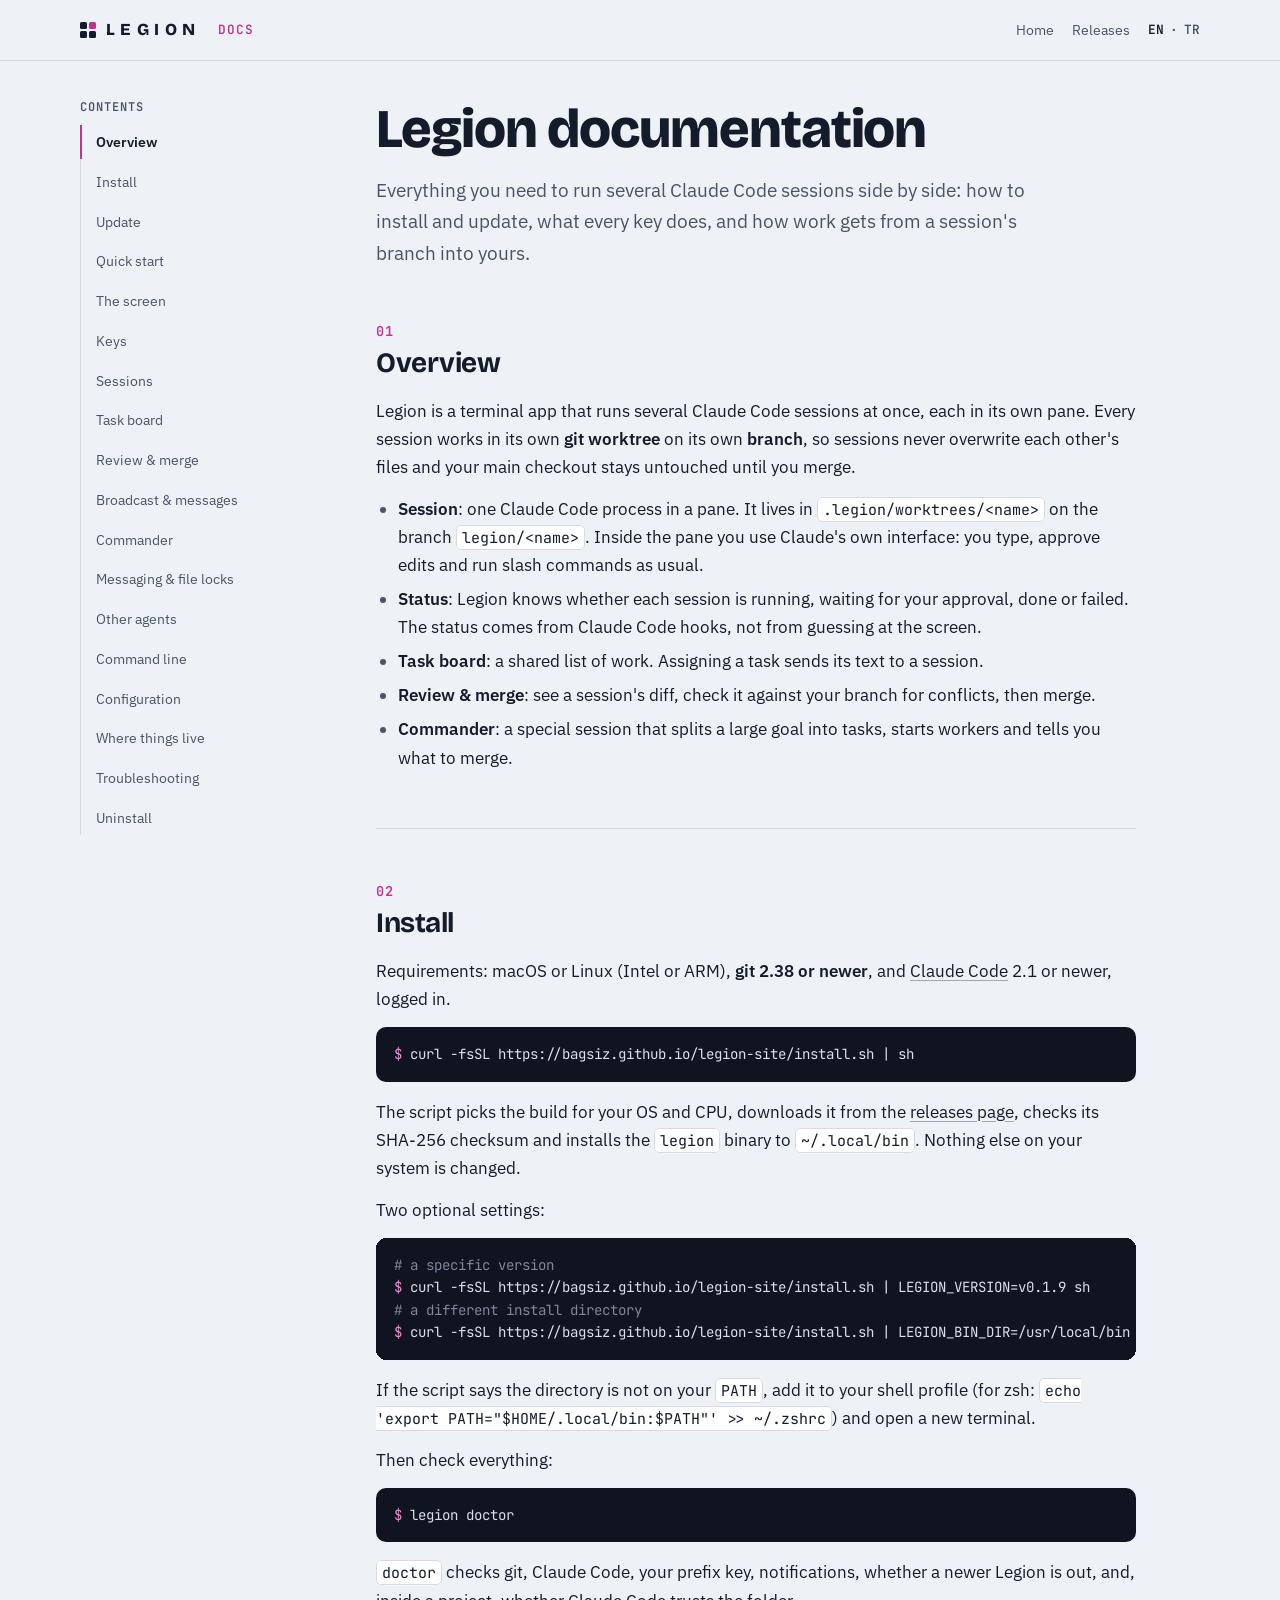
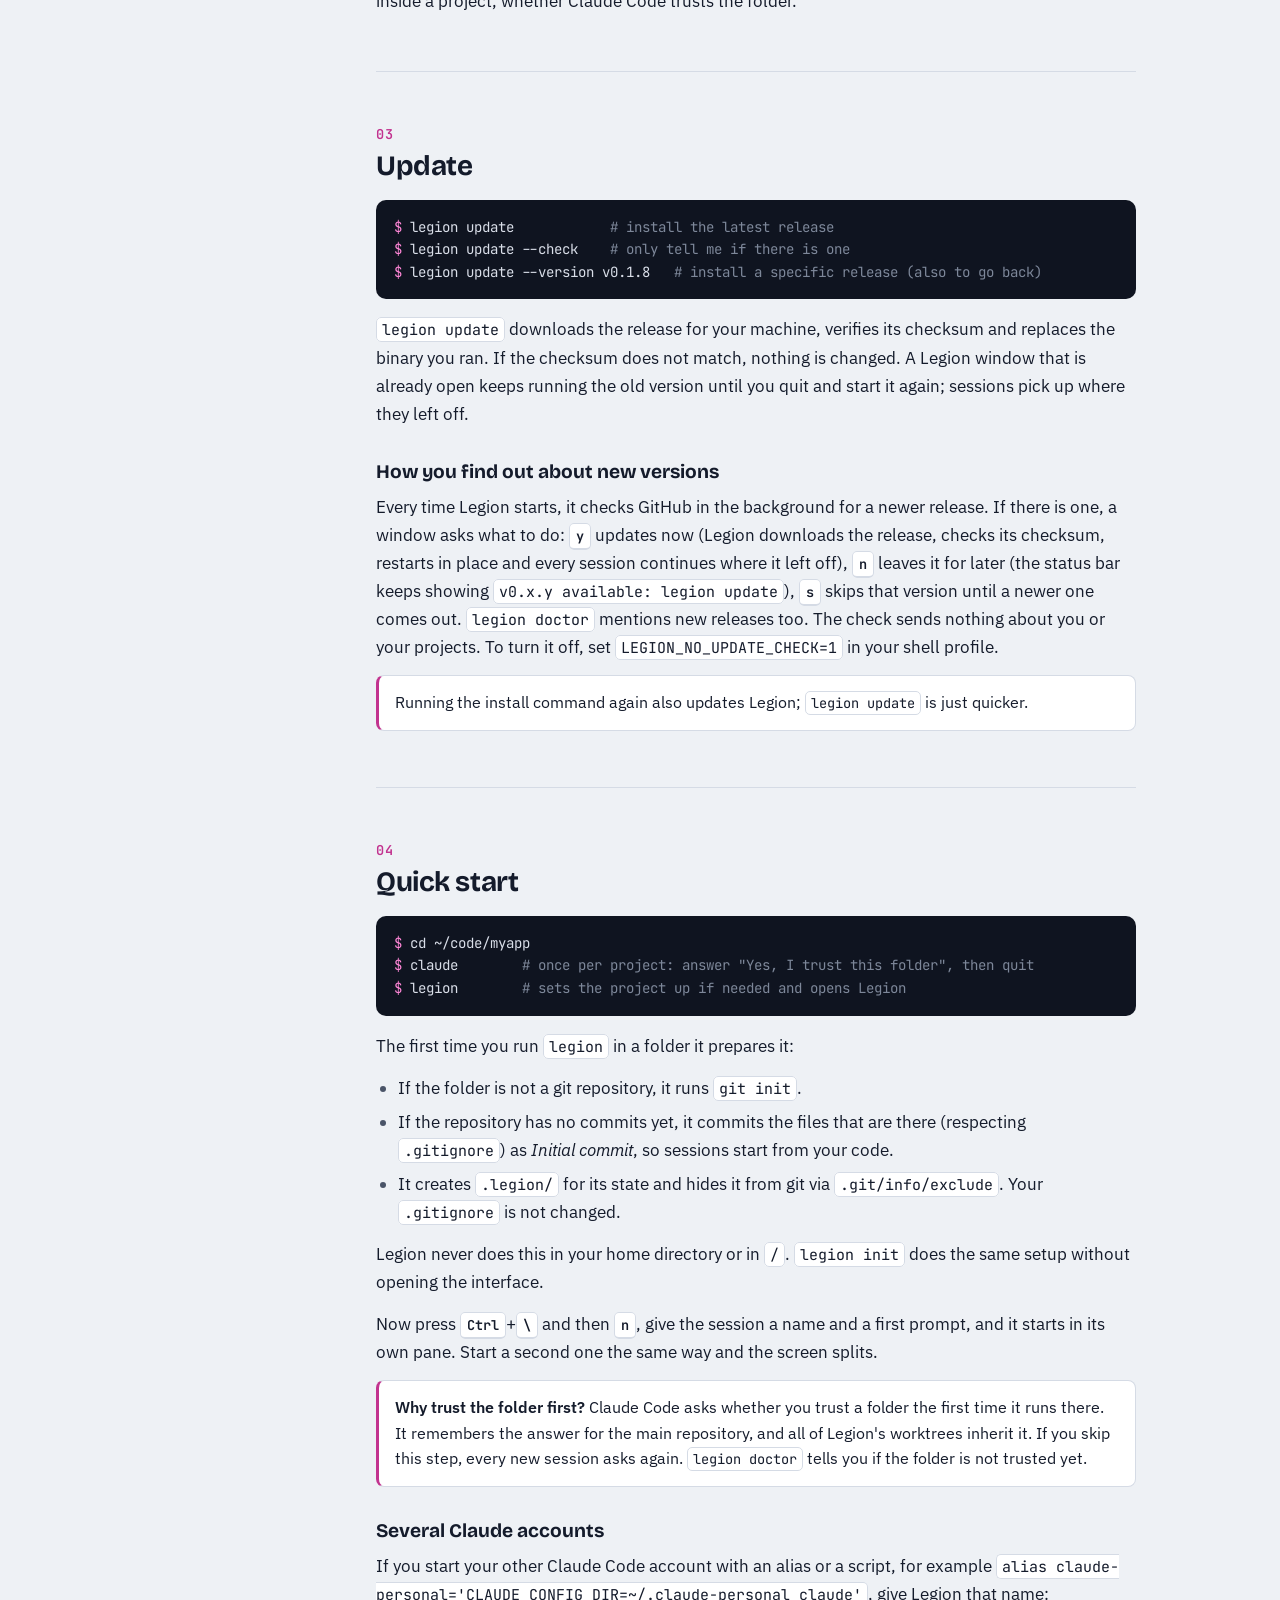
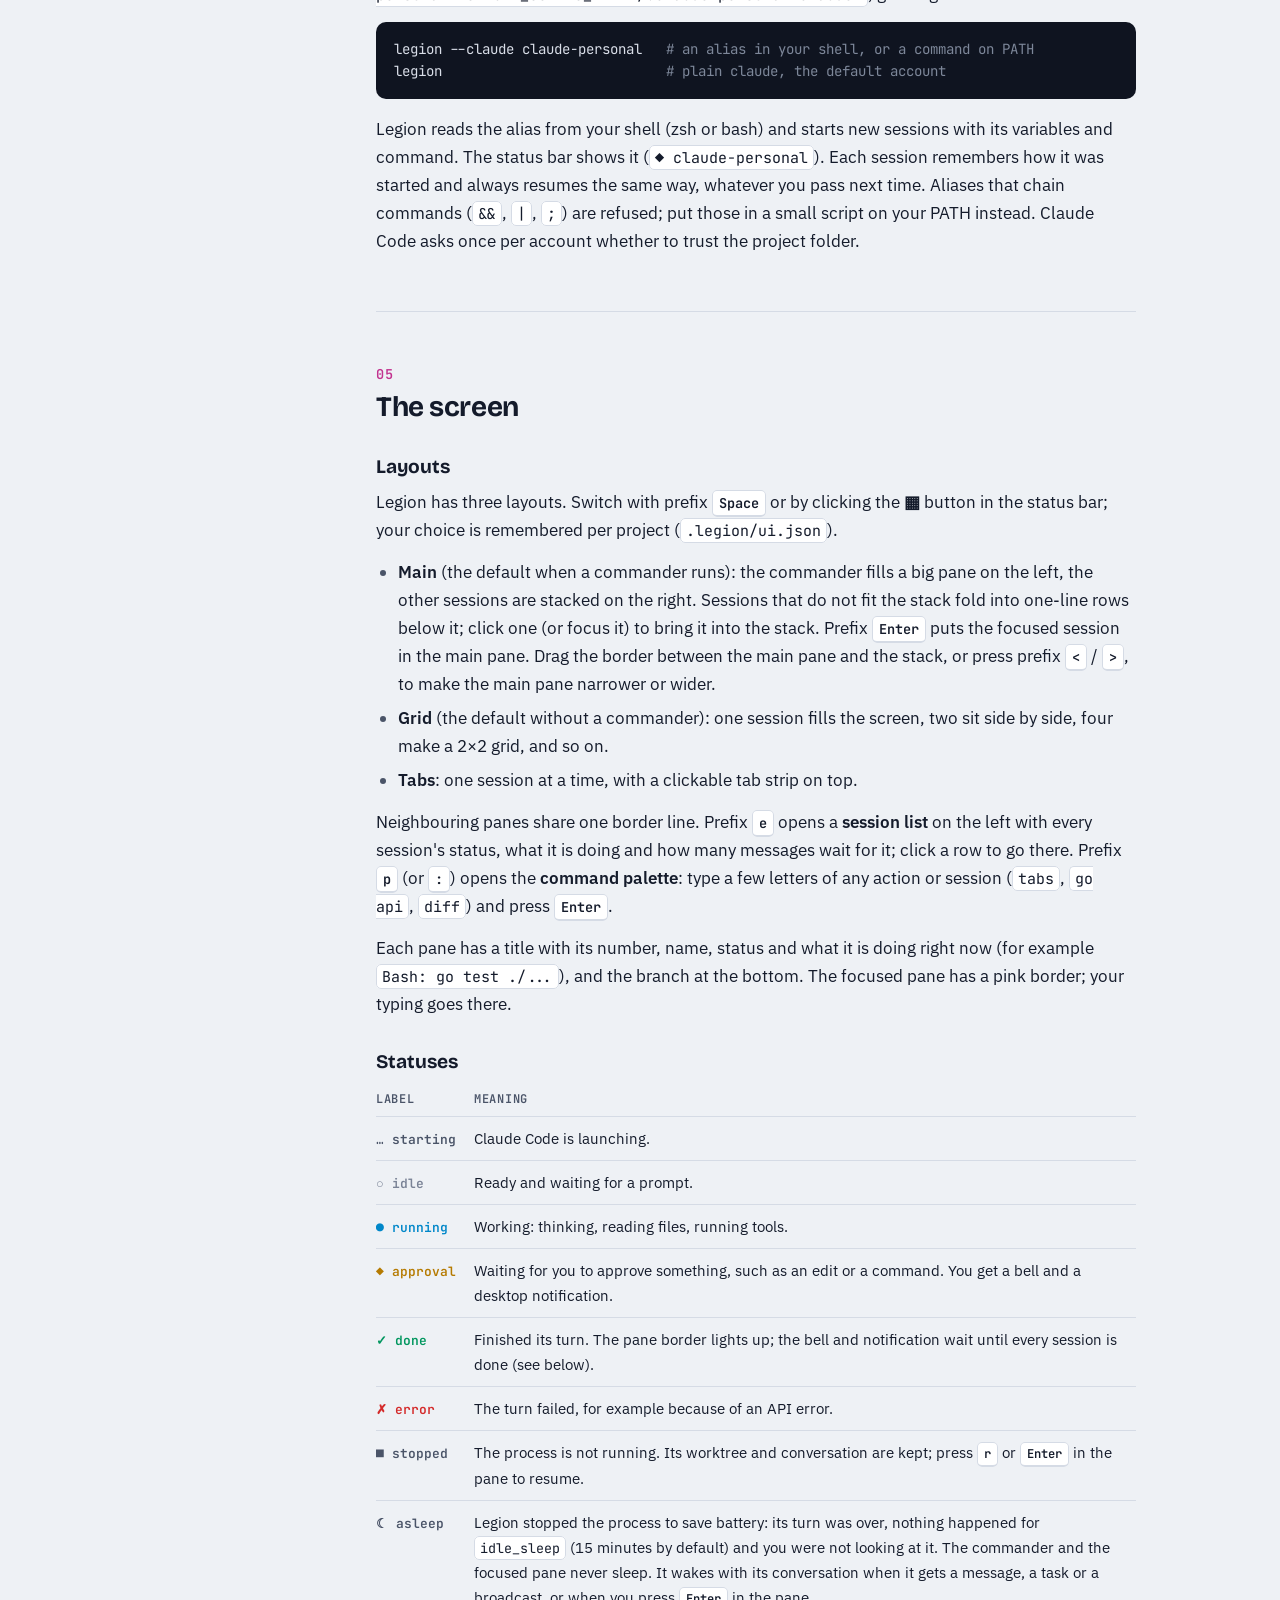
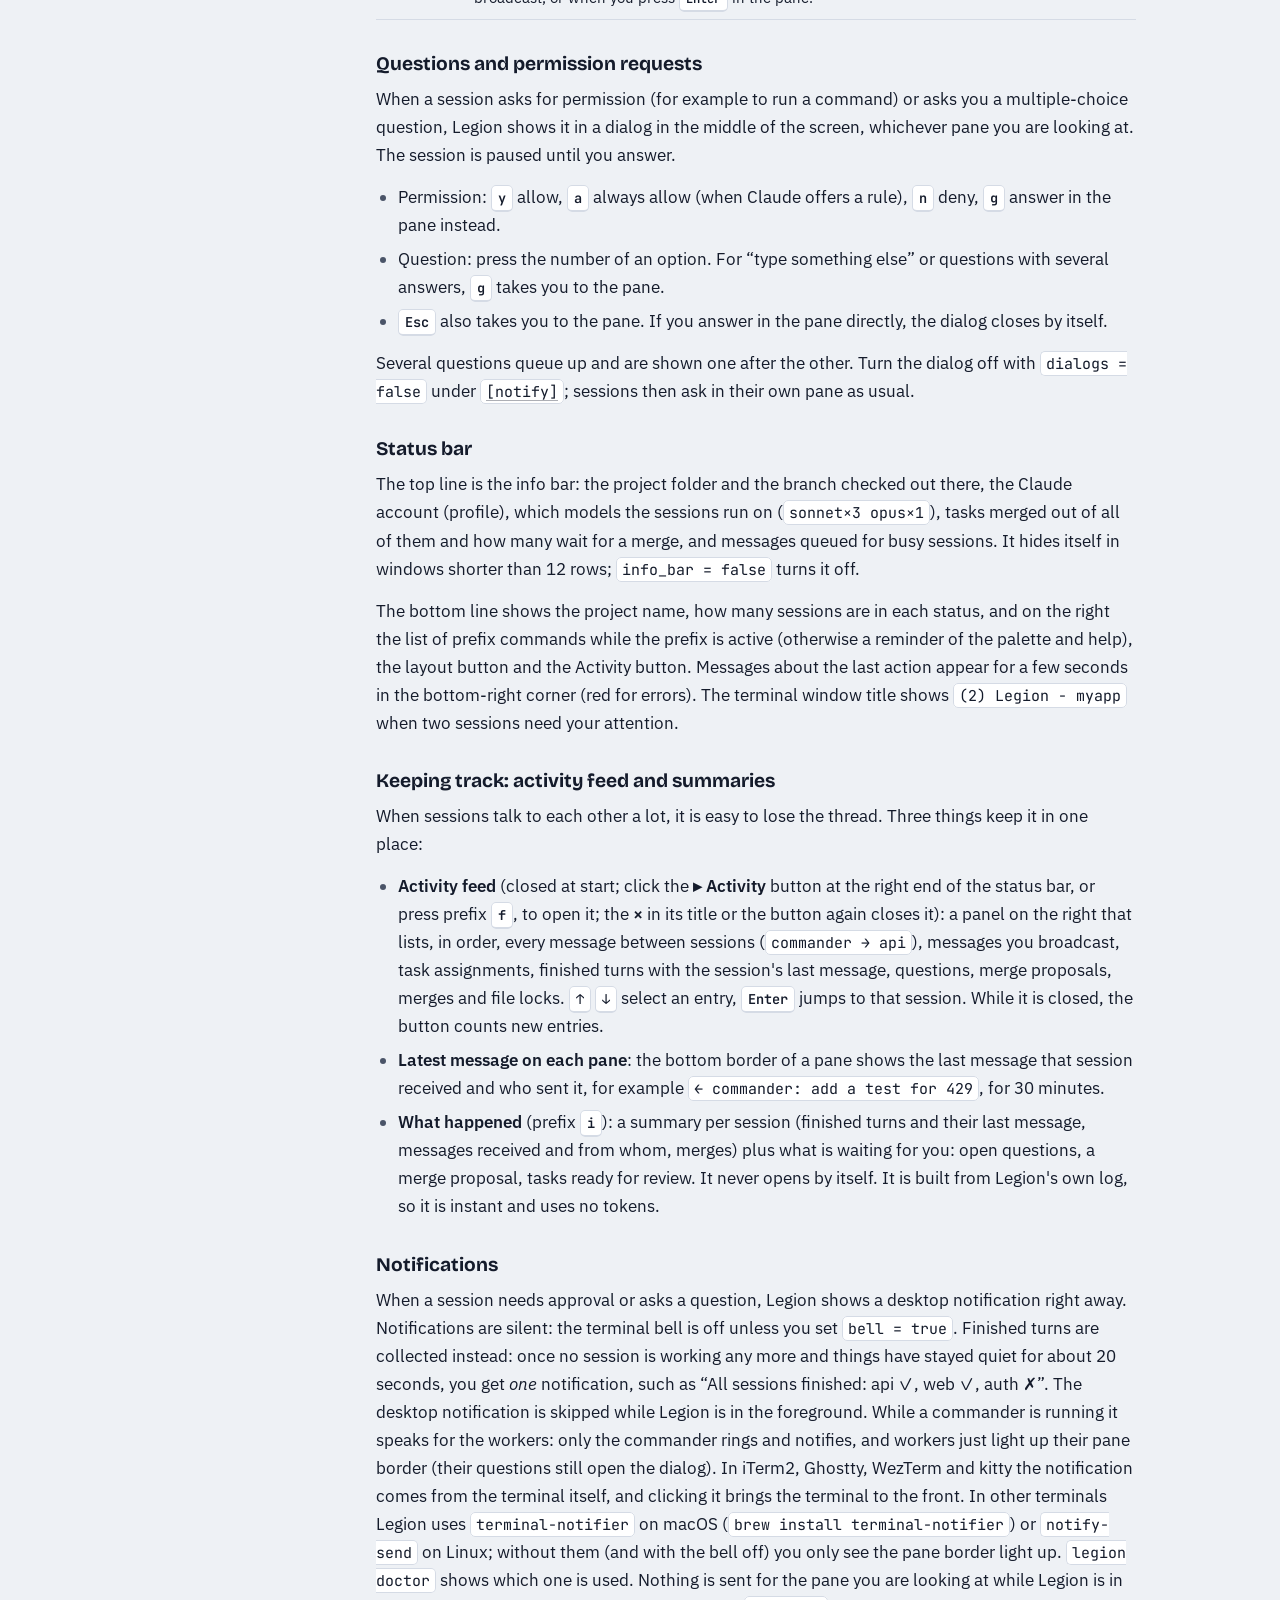
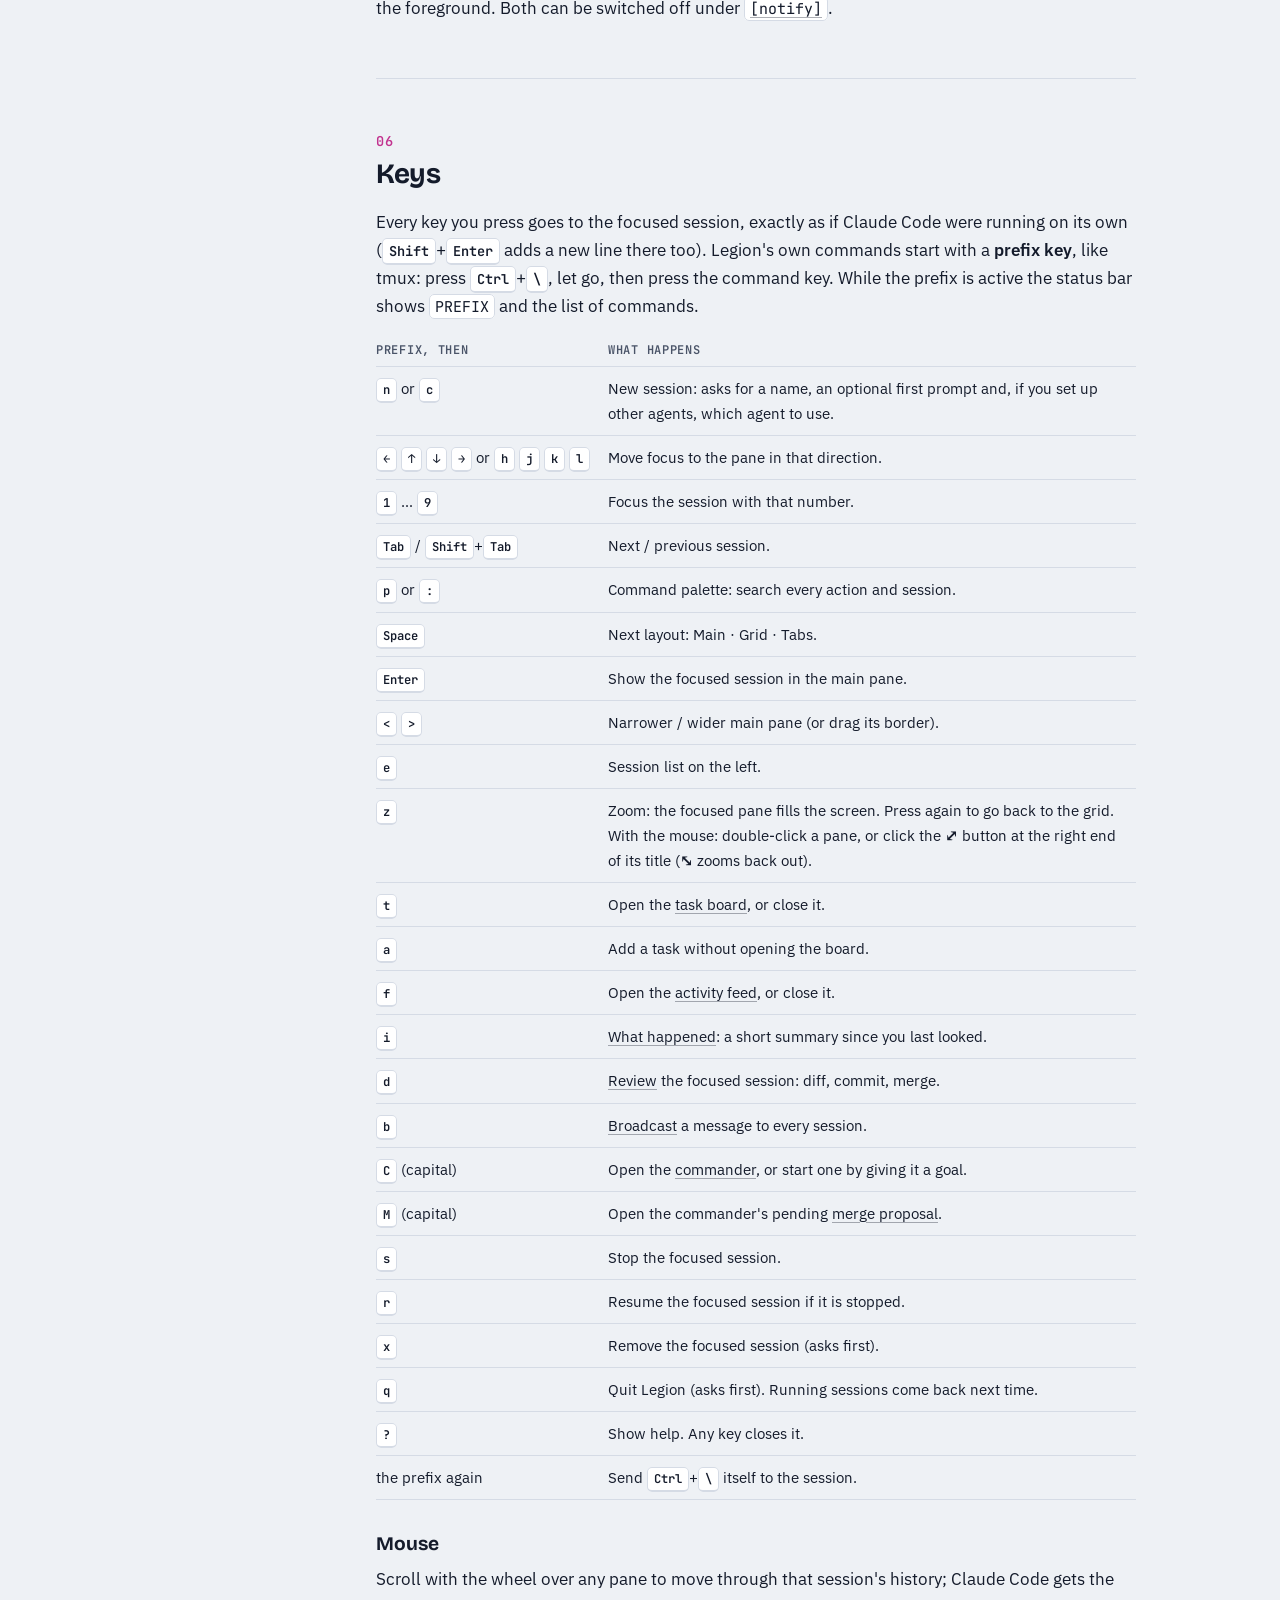
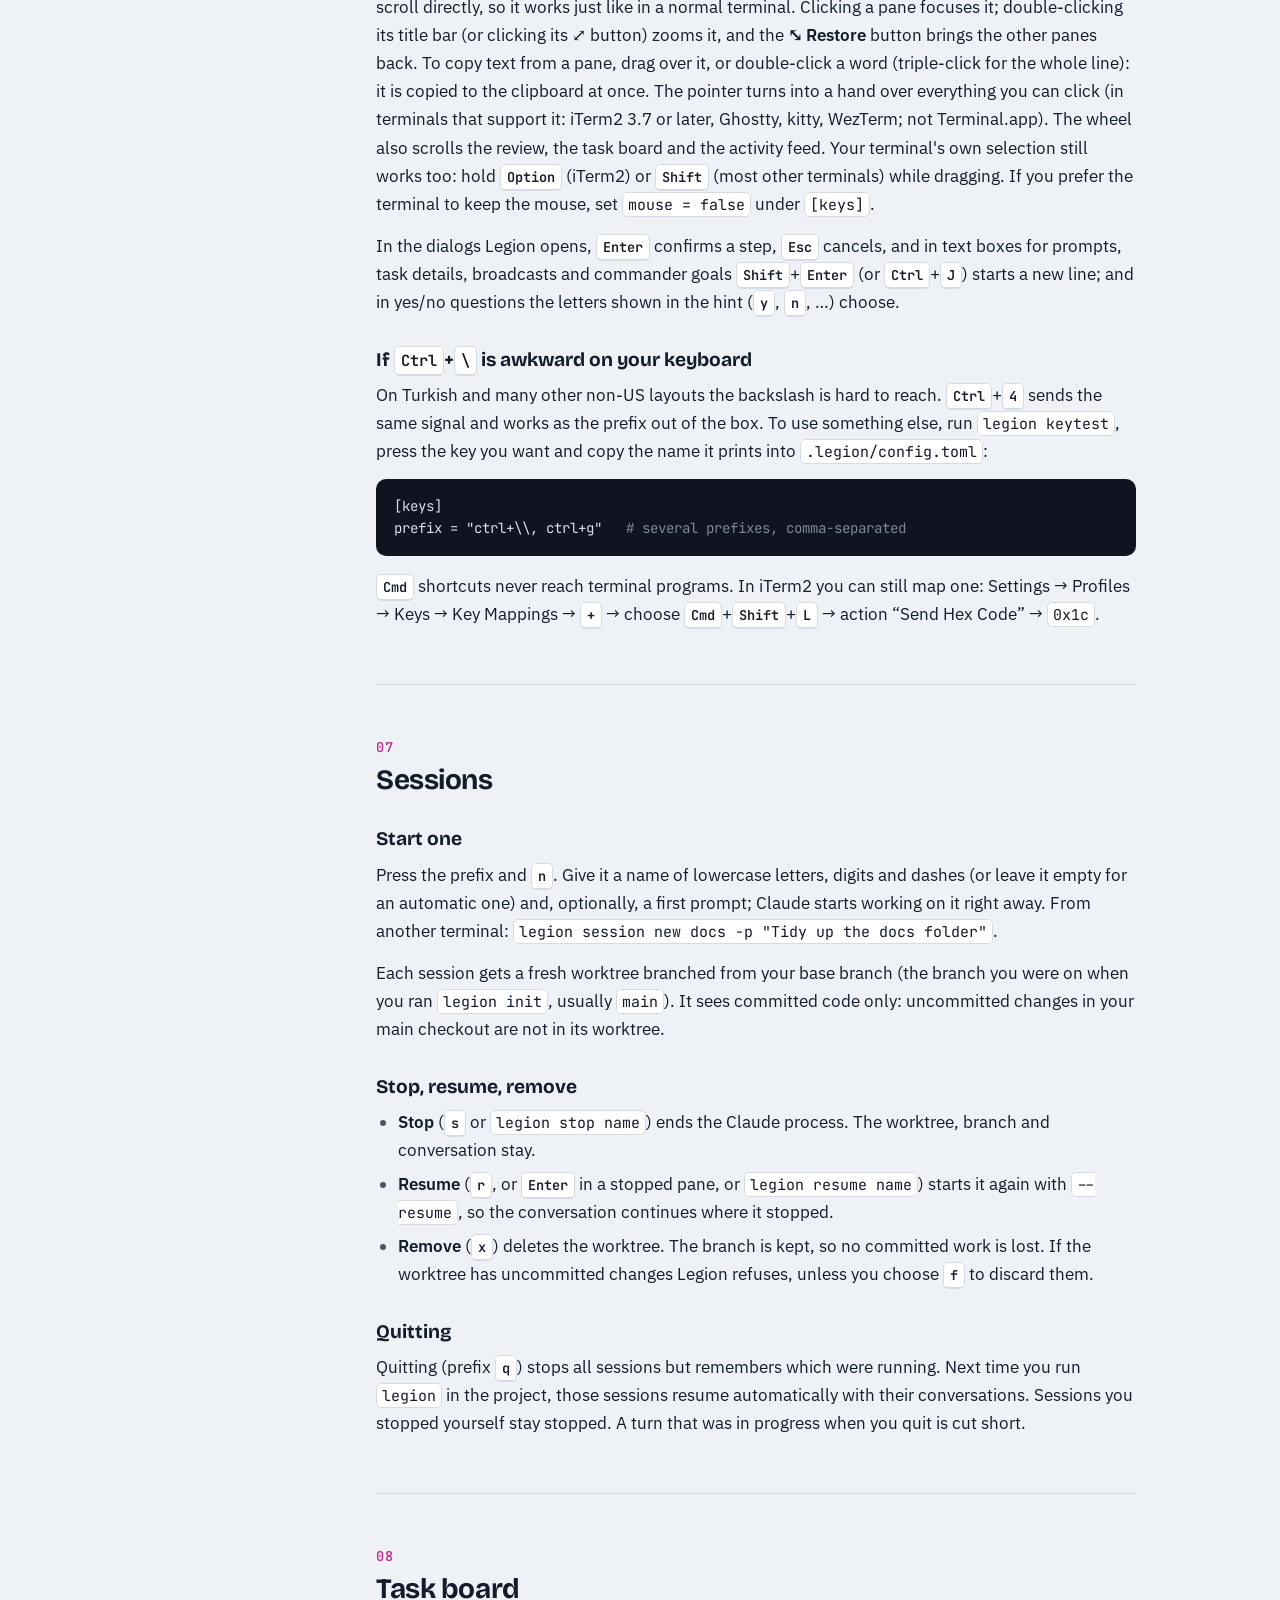
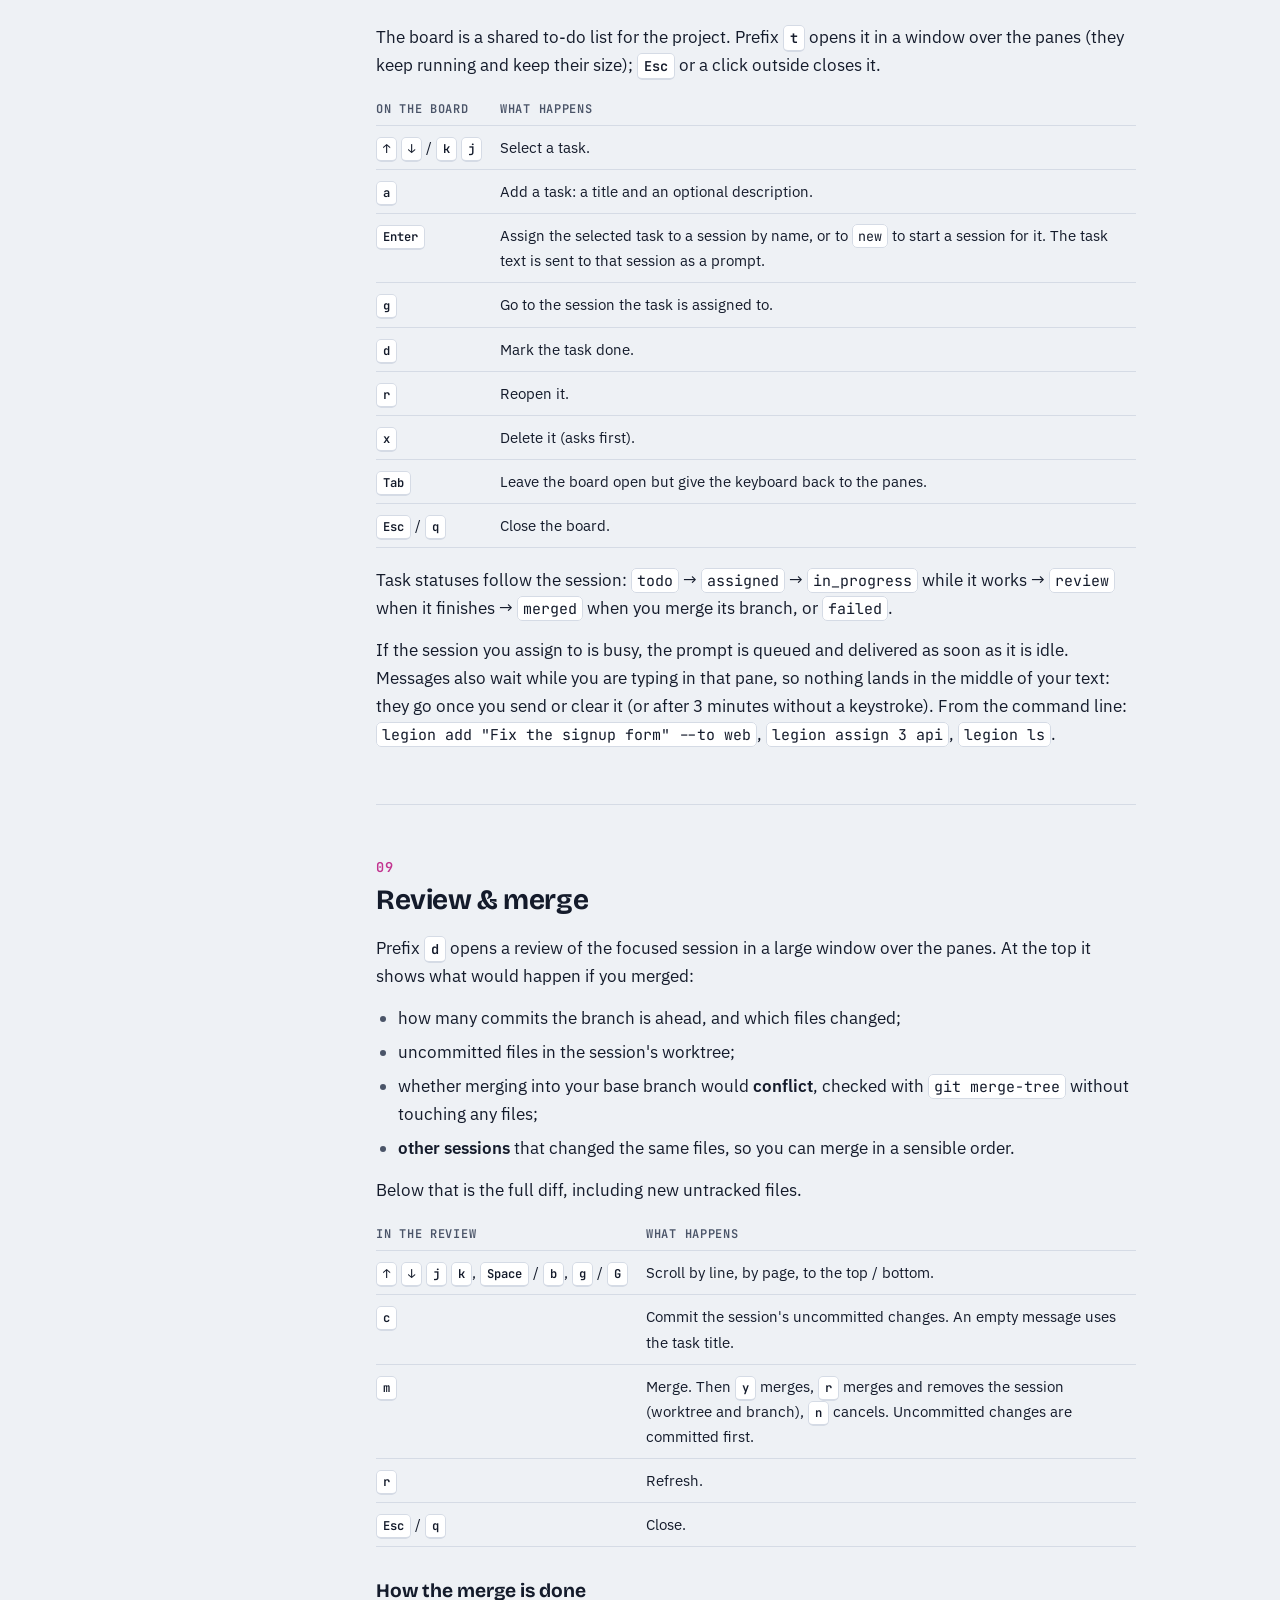
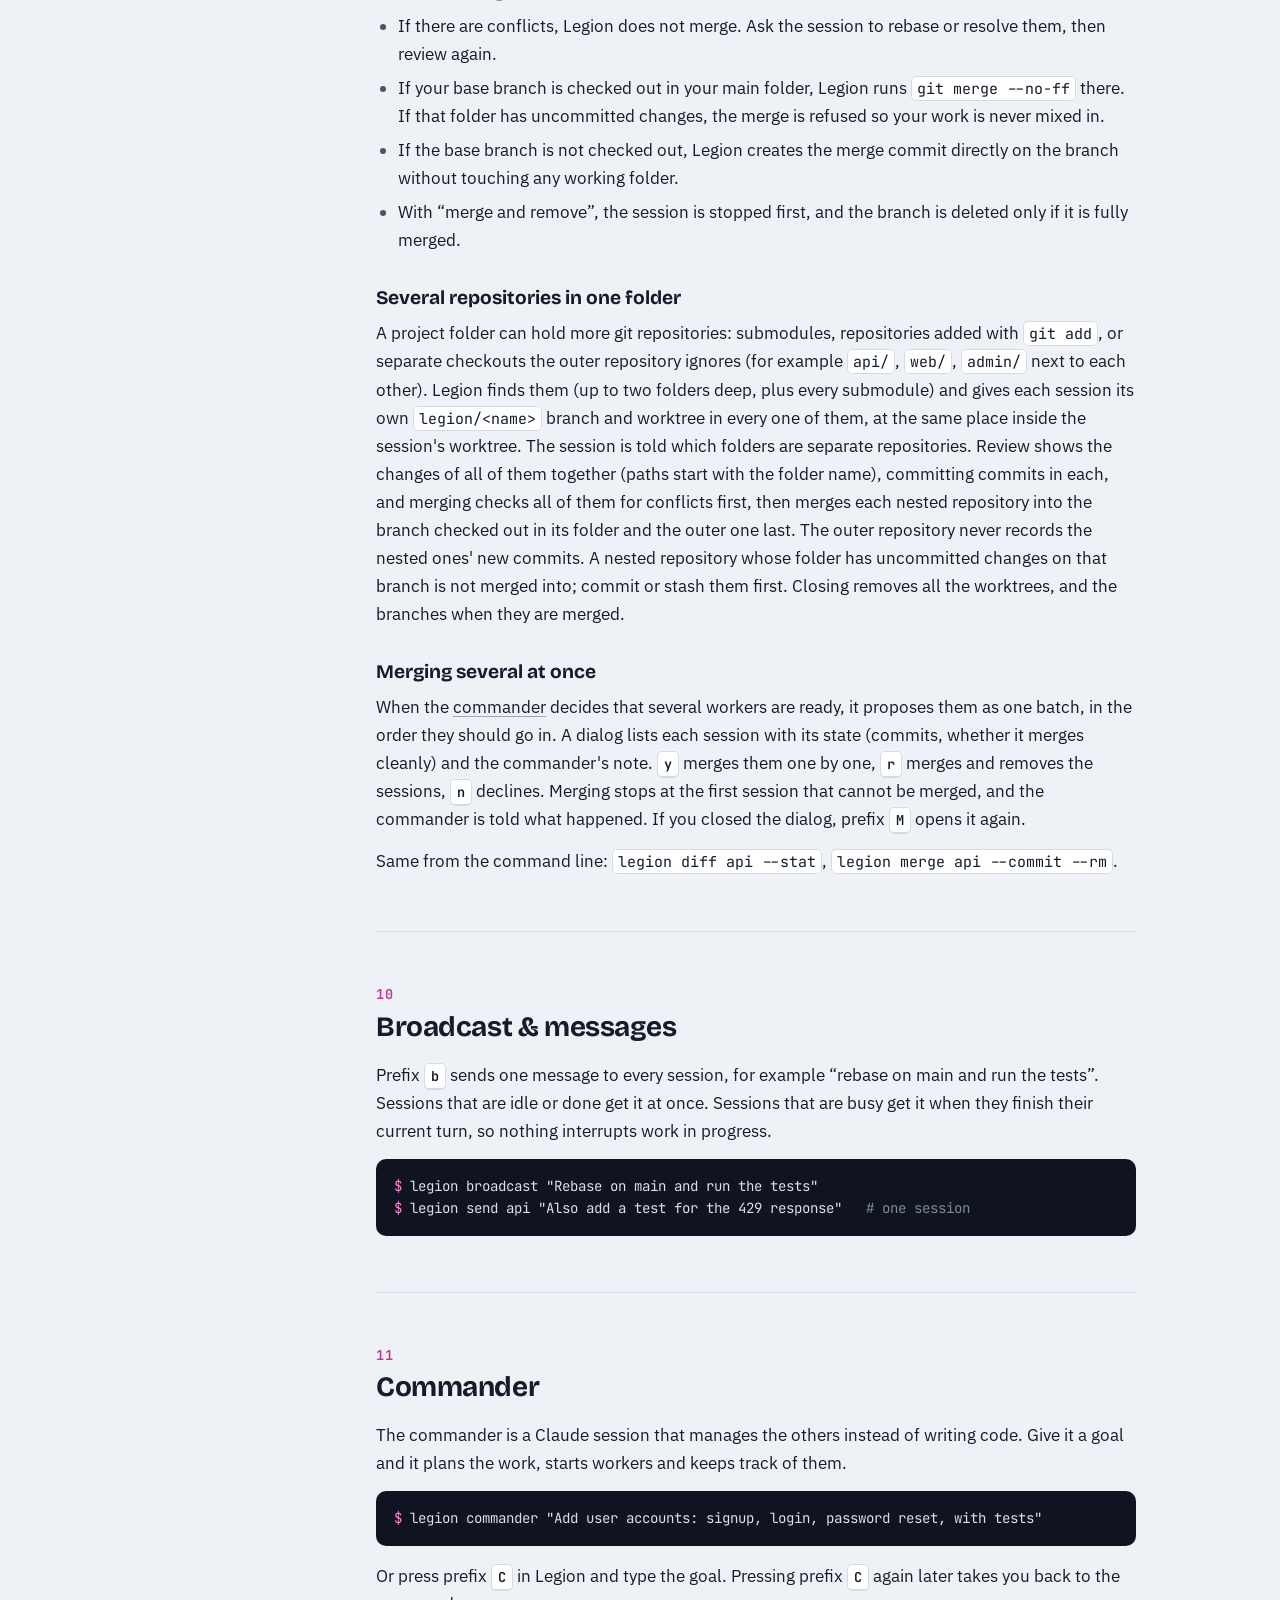
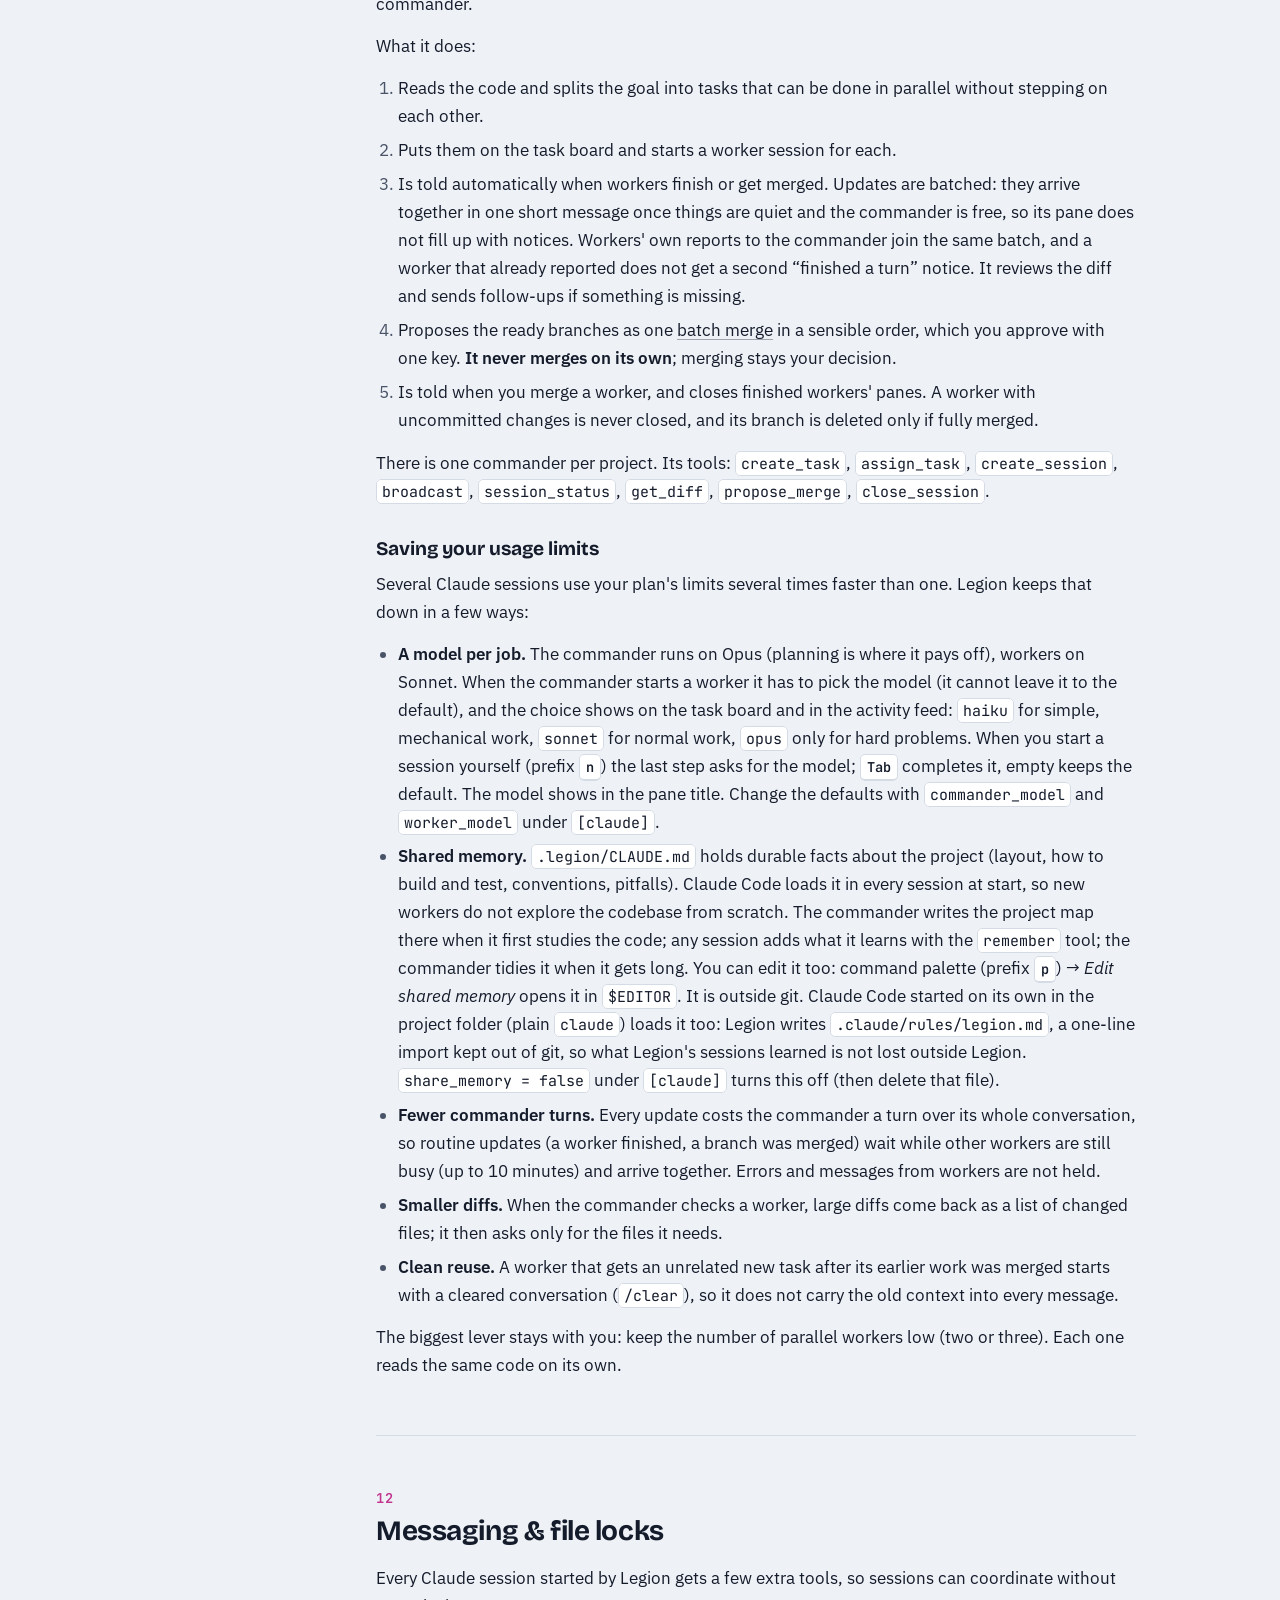
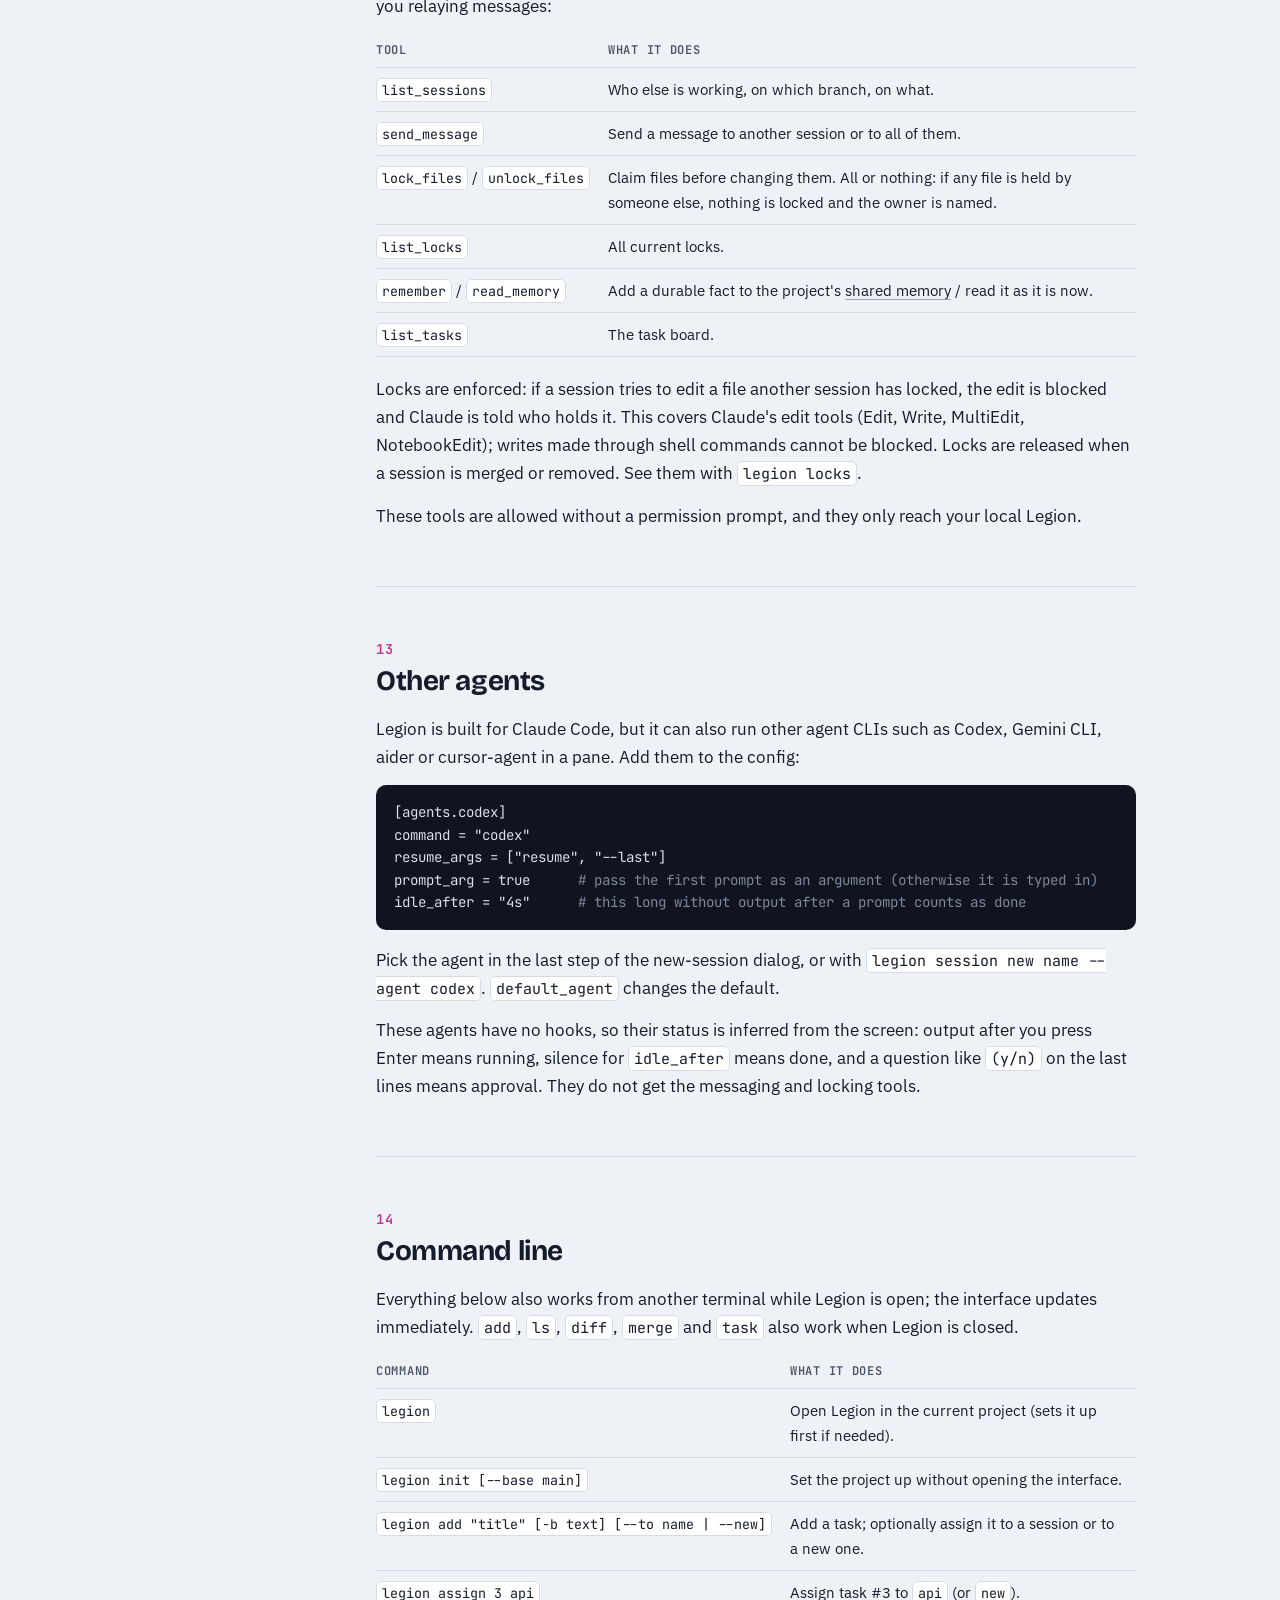
<file: docs/index.html>
<!doctype html>
<html lang="en">
<head>
<meta charset="utf-8">
<meta name="viewport" content="width=device-width, initial-scale=1, viewport-fit=cover">
<link rel="canonical" href="https://bagsiz.github.io/legion-site/docs/">
<link rel="icon" href="https://bagsiz.github.io/legion-site/assets/favicon.svg" type="image/svg+xml">
<link rel="icon" href="https://bagsiz.github.io/legion-site/assets/favicon-32.png" sizes="32x32" type="image/png">
<link rel="apple-touch-icon" href="https://bagsiz.github.io/legion-site/assets/apple-touch-icon.png">
<link rel="manifest" href="https://bagsiz.github.io/legion-site/site.webmanifest">
<meta name="theme-color" content="#eef1f5">
<meta property="og:type" content="website">
<meta property="og:site_name" content="Legion">
<meta property="og:title" content="Legion Docs">
<meta property="og:description" content="Legion documentation: install and update, every key and command, the task board, review and merge, the commander, configuration and troubleshooting.">
<meta property="og:url" content="https://bagsiz.github.io/legion-site/docs/">
<meta property="og:locale" content="en_US">
<meta property="og:image" content="https://bagsiz.github.io/legion-site/assets/og-en.png">
<meta property="og:image:width" content="1200">
<meta property="og:image:height" content="630">
<meta name="twitter:card" content="summary_large_image">
<meta name="twitter:title" content="Legion Docs">
<meta name="twitter:description" content="Legion documentation: install and update, every key and command, the task board, review and merge, the commander, configuration and troubleshooting.">
<meta name="twitter:image" content="https://bagsiz.github.io/legion-site/assets/og-en.png">
<link rel="alternate" hreflang="en" href="https://bagsiz.github.io/legion-site/docs/">
<link rel="alternate" hreflang="tr" href="https://bagsiz.github.io/legion-site/tr/docs/">
<link rel="alternate" hreflang="x-default" href="https://bagsiz.github.io/legion-site/docs/">
<style>:root{padding-top:env(safe-area-inset-top,0px);padding-bottom:env(safe-area-inset-bottom,0px)}body{margin:0}img{max-width:100%}[hidden]{display:none!important}</style>
</head>
<body>
<title>Legion Docs</title>
<meta name="description" content="Legion documentation: install and update, every key and command, the task board, review and merge, the commander, configuration and troubleshooting.">
<link rel="preconnect" href="https://fonts.googleapis.com">
<link rel="preconnect" href="https://fonts.gstatic.com" crossorigin>
<link rel="stylesheet" href="https://fonts.googleapis.com/css2?family=Bricolage+Grotesque:opsz,wght@12..96,700;12..96,800&family=IBM+Plex+Sans:wght@400;500;600&family=JetBrains+Mono:wght@400;600&display=swap">
<link rel="stylesheet" href="../assets/docs.css">

<header class="top">
  <div class="wrap">
    <a class="wordmark" href="../" aria-label="Legion home"><span class="glyph" aria-hidden="true"><i></i><i></i><i></i><i></i></span>LEGION</a>
    <span class="tag">Docs</span>
    <span class="spacer"></span>
    <nav aria-label="Site">
      <a class="home" href="../">Home</a>
      <a href="https://github.com/bagsiz/legion-site/releases">Releases</a>
      <span class="lang"><a aria-current="page">EN</a><span aria-hidden="true">·</span><a href="../tr/docs/" hreflang="tr" lang="tr">TR</a></span>
    </nav>
  </div>
</header>

<div class="wrap layout">
  <aside class="toc" aria-label="Contents">
    <p>Contents</p>
    <ol>
      <li><a href="#overview">Overview</a></li>
      <li><a href="#install">Install</a></li>
      <li><a href="#update">Update</a></li>
      <li><a href="#quick-start">Quick start</a></li>
      <li><a href="#screen">The screen</a></li>
      <li><a href="#keys">Keys</a></li>
      <li><a href="#sessions">Sessions</a></li>
      <li><a href="#tasks">Task board</a></li>
      <li><a href="#review">Review &amp; merge</a></li>
      <li><a href="#broadcast">Broadcast &amp; messages</a></li>
      <li><a href="#commander">Commander</a></li>
      <li><a href="#collaboration">Messaging &amp; file locks</a></li>
      <li><a href="#agents">Other agents</a></li>
      <li><a href="#cli">Command line</a></li>
      <li><a href="#config">Configuration</a></li>
      <li><a href="#files">Where things live</a></li>
      <li><a href="#troubleshooting">Troubleshooting</a></li>
      <li><a href="#uninstall">Uninstall</a></li>
    </ol>
  </aside>

  <main>
    <div class="intro">
      <h1>Legion documentation</h1>
      <p>Everything you need to run several Claude Code sessions side by side: how to install and update, what every key does, and how work gets from a session's branch into yours.</p>
    </div>

    <section id="overview">
      <h2><span class="n">01</span>Overview</h2>
      <p>Legion is a terminal app that runs several Claude Code sessions at once, each in its own pane. Every session works in its own <strong>git worktree</strong> on its own <strong>branch</strong>, so sessions never overwrite each other's files and your main checkout stays untouched until you merge.</p>
      <ul>
        <li><strong>Session</strong>: one Claude Code process in a pane. It lives in <code>.legion/worktrees/&lt;name&gt;</code> on the branch <code>legion/&lt;name&gt;</code>. Inside the pane you use Claude's own interface: you type, approve edits and run slash commands as usual.</li>
        <li><strong>Status</strong>: Legion knows whether each session is running, waiting for your approval, done or failed. The status comes from Claude Code hooks, not from guessing at the screen.</li>
        <li><strong>Task board</strong>: a shared list of work. Assigning a task sends its text to a session.</li>
        <li><strong>Review &amp; merge</strong>: see a session's diff, check it against your branch for conflicts, then merge.</li>
        <li><strong>Commander</strong>: a special session that splits a large goal into tasks, starts workers and tells you what to merge.</li>
      </ul>
    </section>

    <section id="install">
      <h2><span class="n">02</span>Install</h2>
      <p>Requirements: macOS or Linux (Intel or ARM), <strong>git 2.38 or newer</strong>, and <a href="https://docs.claude.com/claude-code">Claude Code</a> 2.1 or newer, logged in.</p>
      <pre><code><span class="p">$ </span>curl -fsSL https://bagsiz.github.io/legion-site/install.sh | sh</code></pre>
      <p>The script picks the build for your OS and CPU, downloads it from the <a href="https://github.com/bagsiz/legion-site/releases">releases page</a>, checks its SHA-256 checksum and installs the <code>legion</code> binary to <code>~/.local/bin</code>. Nothing else on your system is changed.</p>
      <p>Two optional settings:</p>
      <pre><code><span class="c"># a specific version</span>
<span class="p">$ </span>curl -fsSL https://bagsiz.github.io/legion-site/install.sh | LEGION_VERSION=v0.1.9 sh
<span class="c"># a different install directory</span>
<span class="p">$ </span>curl -fsSL https://bagsiz.github.io/legion-site/install.sh | LEGION_BIN_DIR=/usr/local/bin sh</code></pre>
      <p>If the script says the directory is not on your <code>PATH</code>, add it to your shell profile (for zsh: <code>echo 'export PATH="$HOME/.local/bin:$PATH"' &gt;&gt; ~/.zshrc</code>) and open a new terminal.</p>
      <p>Then check everything:</p>
      <pre><code><span class="p">$ </span>legion doctor</code></pre>
      <p><code>doctor</code> checks git, Claude Code, your prefix key, notifications, whether a newer Legion is out, and, inside a project, whether Claude Code trusts the folder.</p>
    </section>

    <section id="update">
      <h2><span class="n">03</span>Update</h2>
      <pre><code><span class="p">$ </span>legion update            <span class="c"># install the latest release</span>
<span class="p">$ </span>legion update --check    <span class="c"># only tell me if there is one</span>
<span class="p">$ </span>legion update --version v0.1.8   <span class="c"># install a specific release (also to go back)</span></code></pre>
      <p><code>legion update</code> downloads the release for your machine, verifies its checksum and replaces the binary you ran. If the checksum does not match, nothing is changed. A Legion window that is already open keeps running the old version until you quit and start it again; sessions pick up where they left off.</p>
      <h3>How you find out about new versions</h3>
      <p>Every time Legion starts, it checks GitHub in the background for a newer release. If there is one, a window asks what to do: <kbd>y</kbd> updates now (Legion downloads the release, checks its checksum, restarts in place and every session continues where it left off), <kbd>n</kbd> leaves it for later (the status bar keeps showing <code>v0.x.y available: legion update</code>), <kbd>s</kbd> skips that version until a newer one comes out. <code>legion doctor</code> mentions new releases too. The check sends nothing about you or your projects. To turn it off, set <code>LEGION_NO_UPDATE_CHECK=1</code> in your shell profile.</p>
      <div class="note"><p>Running the install command again also updates Legion; <code>legion update</code> is just quicker.</p></div>
    </section>

    <section id="quick-start">
      <h2><span class="n">04</span>Quick start</h2>
      <pre><code><span class="p">$ </span>cd ~/code/myapp
<span class="p">$ </span>claude        <span class="c"># once per project: answer "Yes, I trust this folder", then quit</span>
<span class="p">$ </span>legion        <span class="c"># sets the project up if needed and opens Legion</span></code></pre>
      <p>The first time you run <code>legion</code> in a folder it prepares it:</p>
      <ul>
        <li>If the folder is not a git repository, it runs <code>git init</code>.</li>
        <li>If the repository has no commits yet, it commits the files that are there (respecting <code>.gitignore</code>) as <em>Initial commit</em>, so sessions start from your code.</li>
        <li>It creates <code>.legion/</code> for its state and hides it from git via <code>.git/info/exclude</code>. Your <code>.gitignore</code> is not changed.</li>
      </ul>
      <p>Legion never does this in your home directory or in <code>/</code>. <code>legion init</code> does the same setup without opening the interface.</p>
      <p>Now press <kbd>Ctrl</kbd>+<kbd>\</kbd> and then <kbd>n</kbd>, give the session a name and a first prompt, and it starts in its own pane. Start a second one the same way and the screen splits.</p>
      <div class="note"><p><b>Why trust the folder first?</b> Claude Code asks whether you trust a folder the first time it runs there. It remembers the answer for the main repository, and all of Legion's worktrees inherit it. If you skip this step, every new session asks again. <code>legion doctor</code> tells you if the folder is not trusted yet.</p></div>
      <h3 id="profile">Several Claude accounts</h3>
      <p>If you start your other Claude Code account with an alias or a script, for example <code>alias claude-personal='CLAUDE_CONFIG_DIR=~/.claude-personal claude'</code>, give Legion that name:</p>
      <pre><code>legion --claude claude-personal   <span class="c"># an alias in your shell, or a command on PATH</span>
legion                            <span class="c"># plain claude, the default account</span></code></pre>
      <p>Legion reads the alias from your shell (zsh or bash) and starts new sessions with its variables and command. The status bar shows it (<code>◆ claude-personal</code>). Each session remembers how it was started and always resumes the same way, whatever you pass next time. Aliases that chain commands (<code>&amp;&amp;</code>, <code>|</code>, <code>;</code>) are refused; put those in a small script on your PATH instead. Claude Code asks once per account whether to trust the project folder.</p>
    </section>

    <section id="screen">
      <h2><span class="n">05</span>The screen</h2>
      <h3 id="layouts">Layouts</h3>
      <p>Legion has three layouts. Switch with prefix <kbd>Space</kbd> or by clicking the <strong>▦</strong> button in the status bar; your choice is remembered per project (<code>.legion/ui.json</code>).</p>
      <ul>
        <li><strong>Main</strong> (the default when a commander runs): the commander fills a big pane on the left, the other sessions are stacked on the right. Sessions that do not fit the stack fold into one-line rows below it; click one (or focus it) to bring it into the stack. Prefix <kbd>Enter</kbd> puts the focused session in the main pane. Drag the border between the main pane and the stack, or press prefix <kbd>&lt;</kbd> / <kbd>&gt;</kbd>, to make the main pane narrower or wider.</li>
        <li><strong>Grid</strong> (the default without a commander): one session fills the screen, two sit side by side, four make a 2×2 grid, and so on.</li>
        <li><strong>Tabs</strong>: one session at a time, with a clickable tab strip on top.</li>
      </ul>
      <p>Neighbouring panes share one border line. Prefix <kbd>e</kbd> opens a <strong>session list</strong> on the left with every session's status, what it is doing and how many messages wait for it; click a row to go there. Prefix <kbd>p</kbd> (or <kbd>:</kbd>) opens the <strong>command palette</strong>: type a few letters of any action or session (<code>tabs</code>, <code>go api</code>, <code>diff</code>) and press <kbd>Enter</kbd>.</p>
      <p>Each pane has a title with its number, name, status and what it is doing right now (for example <code>Bash: go test ./...</code>), and the branch at the bottom. The focused pane has a pink border; your typing goes there.</p>
      <h3>Statuses</h3>
      <div class="table-scroll"><table>
        <thead><tr><th>Label</th><th>Meaning</th></tr></thead>
        <tbody>
          <tr><td><span class="st quiet">… starting</span></td><td>Claude Code is launching.</td></tr>
          <tr><td><span class="st idle">○ idle</span></td><td>Ready and waiting for a prompt.</td></tr>
          <tr><td><span class="st run">● running</span></td><td>Working: thinking, reading files, running tools.</td></tr>
          <tr><td><span class="st appr">◆ approval</span></td><td>Waiting for you to approve something, such as an edit or a command. You get a bell and a desktop notification.</td></tr>
          <tr><td><span class="st done">✓ done</span></td><td>Finished its turn. The pane border lights up; the bell and notification wait until every session is done (see below).</td></tr>
          <tr><td><span class="st err">✗ error</span></td><td>The turn failed, for example because of an API error.</td></tr>
          <tr><td><span class="st quiet">■ stopped</span></td><td>The process is not running. Its worktree and conversation are kept; press <kbd>r</kbd> or <kbd>Enter</kbd> in the pane to resume.</td></tr>
          <tr><td><span class="st quiet">☾ asleep</span></td><td>Legion stopped the process to save battery: its turn was over, nothing happened for <code>idle_sleep</code> (15 minutes by default) and you were not looking at it. The commander and the focused pane never sleep. It wakes with its conversation when it gets a message, a task or a broadcast, or when you press <kbd>Enter</kbd> in the pane.</td></tr>
        </tbody>
      </table></div>
      <h3 id="questions">Questions and permission requests</h3>
      <p>When a session asks for permission (for example to run a command) or asks you a multiple-choice question, Legion shows it in a dialog in the middle of the screen, whichever pane you are looking at. The session is paused until you answer.</p>
      <ul>
        <li>Permission: <kbd>y</kbd> allow, <kbd>a</kbd> always allow (when Claude offers a rule), <kbd>n</kbd> deny, <kbd>g</kbd> answer in the pane instead.</li>
        <li>Question: press the number of an option. For “type something else” or questions with several answers, <kbd>g</kbd> takes you to the pane.</li>
        <li><kbd>Esc</kbd> also takes you to the pane. If you answer in the pane directly, the dialog closes by itself.</li>
      </ul>
      <p>Several questions queue up and are shown one after the other. Turn the dialog off with <code>dialogs = false</code> under <a href="#config"><code>[notify]</code></a>; sessions then ask in their own pane as usual.</p>
      <h3>Status bar</h3>
      <p>The top line is the info bar: the project folder and the branch checked out there, the Claude account (profile), which models the sessions run on (<code>sonnet×3 opus×1</code>), tasks merged out of all of them and how many wait for a merge, and messages queued for busy sessions. It hides itself in windows shorter than 12 rows; <code>info_bar = false</code> turns it off.</p>
      <p>The bottom line shows the project name, how many sessions are in each status, and on the right the list of prefix commands while the prefix is active (otherwise a reminder of the palette and help), the layout button and the Activity button. Messages about the last action appear for a few seconds in the bottom-right corner (red for errors). The terminal window title shows <code>(2) Legion - myapp</code> when two sessions need your attention.</p>
      <h3 id="activity">Keeping track: activity feed and summaries</h3>
      <p>When sessions talk to each other a lot, it is easy to lose the thread. Three things keep it in one place:</p>
      <ul>
        <li><strong>Activity feed</strong> (closed at start; click the <strong>▸ Activity</strong> button at the right end of the status bar, or press prefix <kbd>f</kbd>, to open it; the <strong>×</strong> in its title or the button again closes it): a panel on the right that lists, in order, every message between sessions (<code>commander → api</code>), messages you broadcast, task assignments, finished turns with the session's last message, questions, merge proposals, merges and file locks. <kbd>↑</kbd> <kbd>↓</kbd> select an entry, <kbd>Enter</kbd> jumps to that session. While it is closed, the button counts new entries.</li>
        <li><strong>Latest message on each pane</strong>: the bottom border of a pane shows the last message that session received and who sent it, for example <code>← commander: add a test for 429</code>, for 30 minutes.</li>
        <li><strong>What happened</strong> (prefix <kbd>i</kbd>): a summary per session (finished turns and their last message, messages received and from whom, merges) plus what is waiting for you: open questions, a merge proposal, tasks ready for review. It never opens by itself. It is built from Legion's own log, so it is instant and uses no tokens.</li>
      </ul>
      <h3 id="notifications">Notifications</h3>
      <p>When a session needs approval or asks a question, Legion shows a desktop notification right away. Notifications are silent: the terminal bell is off unless you set <code>bell = true</code>. Finished turns are collected instead: once no session is working any more and things have stayed quiet for about 20 seconds, you get <em>one</em> notification, such as “All sessions finished: api ✓, web ✓, auth ✗”. The desktop notification is skipped while Legion is in the foreground. While a commander is running it speaks for the workers: only the commander rings and notifies, and workers just light up their pane border (their questions still open the dialog). In iTerm2, Ghostty, WezTerm and kitty the notification comes from the terminal itself, and clicking it brings the terminal to the front. In other terminals Legion uses <code>terminal-notifier</code> on macOS (<code>brew install terminal-notifier</code>) or <code>notify-send</code> on Linux; without them (and with the bell off) you only see the pane border light up. <code>legion doctor</code> shows which one is used. Nothing is sent for the pane you are looking at while Legion is in the foreground. Both can be switched off under <a href="#config"><code>[notify]</code></a>.</p>
    </section>

    <section id="keys">
      <h2><span class="n">06</span>Keys</h2>
      <p>Every key you press goes to the focused session, exactly as if Claude Code were running on its own (<kbd>Shift</kbd>+<kbd>Enter</kbd> adds a new line there too). Legion's own commands start with a <strong>prefix key</strong>, like tmux: press <kbd>Ctrl</kbd>+<kbd>\</kbd>, let go, then press the command key. While the prefix is active the status bar shows <code>PREFIX</code> and the list of commands.</p>
      <div class="table-scroll"><table>
        <thead><tr><th>Prefix, then</th><th>What happens</th></tr></thead>
        <tbody>
          <tr><td><kbd>n</kbd> or <kbd>c</kbd></td><td>New session: asks for a name, an optional first prompt and, if you set up other agents, which agent to use.</td></tr>
          <tr><td><kbd>←</kbd> <kbd>↑</kbd> <kbd>↓</kbd> <kbd>→</kbd> or <kbd>h</kbd> <kbd>j</kbd> <kbd>k</kbd> <kbd>l</kbd></td><td>Move focus to the pane in that direction.</td></tr>
          <tr><td><kbd>1</kbd> … <kbd>9</kbd></td><td>Focus the session with that number.</td></tr>
          <tr><td><kbd>Tab</kbd> / <kbd>Shift</kbd>+<kbd>Tab</kbd></td><td>Next / previous session.</td></tr>
          <tr><td><kbd>p</kbd> or <kbd>:</kbd></td><td>Command palette: search every action and session.</td></tr>
          <tr><td><kbd>Space</kbd></td><td>Next layout: Main · Grid · Tabs.</td></tr>
          <tr><td><kbd>Enter</kbd></td><td>Show the focused session in the main pane.</td></tr>
          <tr><td><kbd>&lt;</kbd> <kbd>&gt;</kbd></td><td>Narrower / wider main pane (or drag its border).</td></tr>
          <tr><td><kbd>e</kbd></td><td>Session list on the left.</td></tr>
          <tr><td><kbd>z</kbd></td><td>Zoom: the focused pane fills the screen. Press again to go back to the grid. With the mouse: double-click a pane, or click the <strong>⤢</strong> button at the right end of its title (<strong>⤡</strong> zooms back out).</td></tr>
          <tr><td><kbd>t</kbd></td><td>Open the <a href="#tasks">task board</a>, or close it.</td></tr>
          <tr><td><kbd>a</kbd></td><td>Add a task without opening the board.</td></tr>
          <tr><td><kbd>f</kbd></td><td>Open the <a href="#activity">activity feed</a>, or close it.</td></tr>
          <tr><td><kbd>i</kbd></td><td><a href="#activity">What happened</a>: a short summary since you last looked.</td></tr>
          <tr><td><kbd>d</kbd></td><td><a href="#review">Review</a> the focused session: diff, commit, merge.</td></tr>
          <tr><td><kbd>b</kbd></td><td><a href="#broadcast">Broadcast</a> a message to every session.</td></tr>
          <tr><td><kbd>C</kbd> (capital)</td><td>Open the <a href="#commander">commander</a>, or start one by giving it a goal.</td></tr>
          <tr><td><kbd>M</kbd> (capital)</td><td>Open the commander's pending <a href="#batch">merge proposal</a>.</td></tr>
          <tr><td><kbd>s</kbd></td><td>Stop the focused session.</td></tr>
          <tr><td><kbd>r</kbd></td><td>Resume the focused session if it is stopped.</td></tr>
          <tr><td><kbd>x</kbd></td><td>Remove the focused session (asks first).</td></tr>
          <tr><td><kbd>q</kbd></td><td>Quit Legion (asks first). Running sessions come back next time.</td></tr>
          <tr><td><kbd>?</kbd></td><td>Show help. Any key closes it.</td></tr>
          <tr><td>the prefix again</td><td>Send <kbd>Ctrl</kbd>+<kbd>\</kbd> itself to the session.</td></tr>
        </tbody>
      </table></div>
      <h3 id="mouse">Mouse</h3>
      <p>Scroll with the wheel over any pane to move through that session's history; Claude Code gets the scroll directly, so it works just like in a normal terminal. Clicking a pane focuses it; double-clicking its title bar (or clicking its ⤢ button) zooms it, and the <strong>⤡ Restore</strong> button brings the other panes back. To copy text from a pane, drag over it, or double-click a word (triple-click for the whole line): it is copied to the clipboard at once. The pointer turns into a hand over everything you can click (in terminals that support it: iTerm2 3.7 or later, Ghostty, kitty, WezTerm; not Terminal.app). The wheel also scrolls the review, the task board and the activity feed. Your terminal's own selection still works too: hold <kbd>Option</kbd> (iTerm2) or <kbd>Shift</kbd> (most other terminals) while dragging. If you prefer the terminal to keep the mouse, set <code>mouse = false</code> under <code>[keys]</code>.</p>
      <p>In the dialogs Legion opens, <kbd>Enter</kbd> confirms a step, <kbd>Esc</kbd> cancels, and in text boxes for prompts, task details, broadcasts and commander goals <kbd>Shift</kbd>+<kbd>Enter</kbd> (or <kbd>Ctrl</kbd>+<kbd>J</kbd>) starts a new line; and in yes/no questions the letters shown in the hint (<kbd>y</kbd>, <kbd>n</kbd>, …) choose.</p>
      <h3>If <kbd>Ctrl</kbd>+<kbd>\</kbd> is awkward on your keyboard</h3>
      <p>On Turkish and many other non-US layouts the backslash is hard to reach. <kbd>Ctrl</kbd>+<kbd>4</kbd> sends the same signal and works as the prefix out of the box. To use something else, run <code>legion keytest</code>, press the key you want and copy the name it prints into <code>.legion/config.toml</code>:</p>
      <pre><code>[keys]
prefix = "ctrl+\\, ctrl+g"   <span class="c"># several prefixes, comma-separated</span></code></pre>
      <p><kbd>Cmd</kbd> shortcuts never reach terminal programs. In iTerm2 you can still map one: Settings → Profiles → Keys → Key Mappings → <kbd>+</kbd> → choose <kbd>Cmd</kbd>+<kbd>Shift</kbd>+<kbd>L</kbd> → action “Send Hex Code” → <code>0x1c</code>.</p>
    </section>

    <section id="sessions">
      <h2><span class="n">07</span>Sessions</h2>
      <h3>Start one</h3>
      <p>Press the prefix and <kbd>n</kbd>. Give it a name of lowercase letters, digits and dashes (or leave it empty for an automatic one) and, optionally, a first prompt; Claude starts working on it right away. From another terminal: <code>legion session new docs -p "Tidy up the docs folder"</code>.</p>
      <p>Each session gets a fresh worktree branched from your base branch (the branch you were on when you ran <code>legion init</code>, usually <code>main</code>). It sees committed code only: uncommitted changes in your main checkout are not in its worktree.</p>
      <h3>Stop, resume, remove</h3>
      <ul>
        <li><strong>Stop</strong> (<kbd>s</kbd> or <code>legion stop name</code>) ends the Claude process. The worktree, branch and conversation stay.</li>
        <li><strong>Resume</strong> (<kbd>r</kbd>, or <kbd>Enter</kbd> in a stopped pane, or <code>legion resume name</code>) starts it again with <code>--resume</code>, so the conversation continues where it stopped.</li>
        <li><strong>Remove</strong> (<kbd>x</kbd>) deletes the worktree. The branch is kept, so no committed work is lost. If the worktree has uncommitted changes Legion refuses, unless you choose <kbd>f</kbd> to discard them.</li>
      </ul>
      <h3>Quitting</h3>
      <p>Quitting (prefix <kbd>q</kbd>) stops all sessions but remembers which were running. Next time you run <code>legion</code> in the project, those sessions resume automatically with their conversations. Sessions you stopped yourself stay stopped. A turn that was in progress when you quit is cut short.</p>
    </section>

    <section id="tasks">
      <h2><span class="n">08</span>Task board</h2>
      <p>The board is a shared to-do list for the project. Prefix <kbd>t</kbd> opens it in a window over the panes (they keep running and keep their size); <kbd>Esc</kbd> or a click outside closes it.</p>
      <div class="table-scroll"><table>
        <thead><tr><th>On the board</th><th>What happens</th></tr></thead>
        <tbody>
          <tr><td><kbd>↑</kbd> <kbd>↓</kbd> / <kbd>k</kbd> <kbd>j</kbd></td><td>Select a task.</td></tr>
          <tr><td><kbd>a</kbd></td><td>Add a task: a title and an optional description.</td></tr>
          <tr><td><kbd>Enter</kbd></td><td>Assign the selected task to a session by name, or to <code>new</code> to start a session for it. The task text is sent to that session as a prompt.</td></tr>
          <tr><td><kbd>g</kbd></td><td>Go to the session the task is assigned to.</td></tr>
          <tr><td><kbd>d</kbd></td><td>Mark the task done.</td></tr>
          <tr><td><kbd>r</kbd></td><td>Reopen it.</td></tr>
          <tr><td><kbd>x</kbd></td><td>Delete it (asks first).</td></tr>
          <tr><td><kbd>Tab</kbd></td><td>Leave the board open but give the keyboard back to the panes.</td></tr>
          <tr><td><kbd>Esc</kbd> / <kbd>q</kbd></td><td>Close the board.</td></tr>
        </tbody>
      </table></div>
      <p>Task statuses follow the session: <code>todo</code> → <code>assigned</code> → <code>in_progress</code> while it works → <code>review</code> when it finishes → <code>merged</code> when you merge its branch, or <code>failed</code>.</p>
      <p>If the session you assign to is busy, the prompt is queued and delivered as soon as it is idle. Messages also wait while you are typing in that pane, so nothing lands in the middle of your text: they go once you send or clear it (or after 3 minutes without a keystroke). From the command line: <code>legion add "Fix the signup form" --to web</code>, <code>legion assign 3 api</code>, <code>legion ls</code>.</p>
    </section>

    <section id="review">
      <h2><span class="n">09</span>Review &amp; merge</h2>
      <p>Prefix <kbd>d</kbd> opens a review of the focused session in a large window over the panes. At the top it shows what would happen if you merged:</p>
      <ul>
        <li>how many commits the branch is ahead, and which files changed;</li>
        <li>uncommitted files in the session's worktree;</li>
        <li>whether merging into your base branch would <strong>conflict</strong>, checked with <code>git merge-tree</code> without touching any files;</li>
        <li><strong>other sessions</strong> that changed the same files, so you can merge in a sensible order.</li>
      </ul>
      <p>Below that is the full diff, including new untracked files.</p>
      <div class="table-scroll"><table>
        <thead><tr><th>In the review</th><th>What happens</th></tr></thead>
        <tbody>
          <tr><td><kbd>↑</kbd> <kbd>↓</kbd> <kbd>j</kbd> <kbd>k</kbd>, <kbd>Space</kbd> / <kbd>b</kbd>, <kbd>g</kbd> / <kbd>G</kbd></td><td>Scroll by line, by page, to the top / bottom.</td></tr>
          <tr><td><kbd>c</kbd></td><td>Commit the session's uncommitted changes. An empty message uses the task title.</td></tr>
          <tr><td><kbd>m</kbd></td><td>Merge. Then <kbd>y</kbd> merges, <kbd>r</kbd> merges and removes the session (worktree and branch), <kbd>n</kbd> cancels. Uncommitted changes are committed first.</td></tr>
          <tr><td><kbd>r</kbd></td><td>Refresh.</td></tr>
          <tr><td><kbd>Esc</kbd> / <kbd>q</kbd></td><td>Close.</td></tr>
        </tbody>
      </table></div>
      <h3>How the merge is done</h3>
      <ul>
        <li>If there are conflicts, Legion does not merge. Ask the session to rebase or resolve them, then review again.</li>
        <li>If your base branch is checked out in your main folder, Legion runs <code>git merge --no-ff</code> there. If that folder has uncommitted changes, the merge is refused so your work is never mixed in.</li>
        <li>If the base branch is not checked out, Legion creates the merge commit directly on the branch without touching any working folder.</li>
        <li>With “merge and remove”, the session is stopped first, and the branch is deleted only if it is fully merged.</li>
      </ul>
      <h3 id="nested">Several repositories in one folder</h3>
      <p>A project folder can hold more git repositories: submodules, repositories added with <code>git add</code>, or separate checkouts the outer repository ignores (for example <code>api/</code>, <code>web/</code>, <code>admin/</code> next to each other). Legion finds them (up to two folders deep, plus every submodule) and gives each session its own <code>legion/&lt;name&gt;</code> branch and worktree in every one of them, at the same place inside the session's worktree. The session is told which folders are separate repositories. Review shows the changes of all of them together (paths start with the folder name), committing commits in each, and merging checks all of them for conflicts first, then merges each nested repository into the branch checked out in its folder and the outer one last. The outer repository never records the nested ones' new commits. A nested repository whose folder has uncommitted changes on that branch is not merged into; commit or stash them first. Closing removes all the worktrees, and the branches when they are merged.</p>
      <h3 id="batch">Merging several at once</h3>
      <p>When the <a href="#commander">commander</a> decides that several workers are ready, it proposes them as one batch, in the order they should go in. A dialog lists each session with its state (commits, whether it merges cleanly) and the commander's note. <kbd>y</kbd> merges them one by one, <kbd>r</kbd> merges and removes the sessions, <kbd>n</kbd> declines. Merging stops at the first session that cannot be merged, and the commander is told what happened. If you closed the dialog, prefix <kbd>M</kbd> opens it again.</p>
      <p>Same from the command line: <code>legion diff api --stat</code>, <code>legion merge api --commit --rm</code>.</p>
    </section>

    <section id="broadcast">
      <h2><span class="n">10</span>Broadcast &amp; messages</h2>
      <p>Prefix <kbd>b</kbd> sends one message to every session, for example “rebase on main and run the tests”. Sessions that are idle or done get it at once. Sessions that are busy get it when they finish their current turn, so nothing interrupts work in progress.</p>
      <pre><code><span class="p">$ </span>legion broadcast "Rebase on main and run the tests"
<span class="p">$ </span>legion send api "Also add a test for the 429 response"   <span class="c"># one session</span></code></pre>
    </section>

    <section id="commander">
      <h2><span class="n">11</span>Commander</h2>
      <p>The commander is a Claude session that manages the others instead of writing code. Give it a goal and it plans the work, starts workers and keeps track of them.</p>
      <pre><code><span class="p">$ </span>legion commander "Add user accounts: signup, login, password reset, with tests"</code></pre>
      <p>Or press prefix <kbd>C</kbd> in Legion and type the goal. Pressing prefix <kbd>C</kbd> again later takes you back to the commander.</p>
      <p>What it does:</p>
      <ol>
        <li>Reads the code and splits the goal into tasks that can be done in parallel without stepping on each other.</li>
        <li>Puts them on the task board and starts a worker session for each.</li>
        <li>Is told automatically when workers finish or get merged. Updates are batched: they arrive together in one short message once things are quiet and the commander is free, so its pane does not fill up with notices. Workers' own reports to the commander join the same batch, and a worker that already reported does not get a second “finished a turn” notice. It reviews the diff and sends follow-ups if something is missing.</li>
        <li>Proposes the ready branches as one <a href="#batch">batch merge</a> in a sensible order, which you approve with one key. <strong>It never merges on its own</strong>; merging stays your decision.</li>
        <li>Is told when you merge a worker, and closes finished workers' panes. A worker with uncommitted changes is never closed, and its branch is deleted only if fully merged.</li>
      </ol>
      <p>There is one commander per project. Its tools: <code>create_task</code>, <code>assign_task</code>, <code>create_session</code>, <code>broadcast</code>, <code>session_status</code>, <code>get_diff</code>, <code>propose_merge</code>, <code>close_session</code>.</p>
      <h3 id="limits">Saving your usage limits</h3>
      <p>Several Claude sessions use your plan's limits several times faster than one. Legion keeps that down in a few ways:</p>
      <ul>
        <li><strong>A model per job.</strong> The commander runs on Opus (planning is where it pays off), workers on Sonnet. When the commander starts a worker it has to pick the model (it cannot leave it to the default), and the choice shows on the task board and in the activity feed: <code>haiku</code> for simple, mechanical work, <code>sonnet</code> for normal work, <code>opus</code> only for hard problems. When you start a session yourself (prefix <kbd>n</kbd>) the last step asks for the model; <kbd>Tab</kbd> completes it, empty keeps the default. The model shows in the pane title. Change the defaults with <code>commander_model</code> and <code>worker_model</code> under <code>[claude]</code>.</li>
        <li><strong>Shared memory.</strong> <code>.legion/CLAUDE.md</code> holds durable facts about the project (layout, how to build and test, conventions, pitfalls). Claude Code loads it in every session at start, so new workers do not explore the codebase from scratch. The commander writes the project map there when it first studies the code; any session adds what it learns with the <code>remember</code> tool; the commander tidies it when it gets long. You can edit it too: command palette (prefix <kbd>p</kbd>) → <em>Edit shared memory</em> opens it in <code>$EDITOR</code>. It is outside git. Claude Code started on its own in the project folder (plain <code>claude</code>) loads it too: Legion writes <code>.claude/rules/legion.md</code>, a one-line import kept out of git, so what Legion's sessions learned is not lost outside Legion. <code>share_memory = false</code> under <code>[claude]</code> turns this off (then delete that file).</li>
        <li><strong>Fewer commander turns.</strong> Every update costs the commander a turn over its whole conversation, so routine updates (a worker finished, a branch was merged) wait while other workers are still busy (up to 10 minutes) and arrive together. Errors and messages from workers are not held.</li>
        <li><strong>Smaller diffs.</strong> When the commander checks a worker, large diffs come back as a list of changed files; it then asks only for the files it needs.</li>
        <li><strong>Clean reuse.</strong> A worker that gets an unrelated new task after its earlier work was merged starts with a cleared conversation (<code>/clear</code>), so it does not carry the old context into every message.</li>
      </ul>
      <p>The biggest lever stays with you: keep the number of parallel workers low (two or three). Each one reads the same code on its own.</p>
    </section>

    <section id="collaboration">
      <h2><span class="n">12</span>Messaging &amp; file locks</h2>
      <p>Every Claude session started by Legion gets a few extra tools, so sessions can coordinate without you relaying messages:</p>
      <div class="table-scroll"><table>
        <thead><tr><th>Tool</th><th>What it does</th></tr></thead>
        <tbody>
          <tr><td><code>list_sessions</code></td><td>Who else is working, on which branch, on what.</td></tr>
          <tr><td><code>send_message</code></td><td>Send a message to another session or to all of them.</td></tr>
          <tr><td><code>lock_files</code> / <code>unlock_files</code></td><td>Claim files before changing them. All or nothing: if any file is held by someone else, nothing is locked and the owner is named.</td></tr>
          <tr><td><code>list_locks</code></td><td>All current locks.</td></tr>
          <tr><td><code>remember</code> / <code>read_memory</code></td><td>Add a durable fact to the project's <a href="#limits">shared memory</a> / read it as it is now.</td></tr>
          <tr><td><code>list_tasks</code></td><td>The task board.</td></tr>
        </tbody>
      </table></div>
      <p>Locks are enforced: if a session tries to edit a file another session has locked, the edit is blocked and Claude is told who holds it. This covers Claude's edit tools (Edit, Write, MultiEdit, NotebookEdit); writes made through shell commands cannot be blocked. Locks are released when a session is merged or removed. See them with <code>legion locks</code>.</p>
      <p>These tools are allowed without a permission prompt, and they only reach your local Legion.</p>
    </section>

    <section id="agents">
      <h2><span class="n">13</span>Other agents</h2>
      <p>Legion is built for Claude Code, but it can also run other agent CLIs such as Codex, Gemini CLI, aider or cursor-agent in a pane. Add them to the config:</p>
      <pre><code>[agents.codex]
command = "codex"
resume_args = ["resume", "--last"]
prompt_arg = true      <span class="c"># pass the first prompt as an argument (otherwise it is typed in)</span>
idle_after = "4s"      <span class="c"># this long without output after a prompt counts as done</span></code></pre>
      <p>Pick the agent in the last step of the new-session dialog, or with <code>legion session new name --agent codex</code>. <code>default_agent</code> changes the default.</p>
      <p>These agents have no hooks, so their status is inferred from the screen: output after you press Enter means running, silence for <code>idle_after</code> means done, and a question like <code>(y/n)</code> on the last lines means approval. They do not get the messaging and locking tools.</p>
    </section>

    <section id="cli">
      <h2><span class="n">14</span>Command line</h2>
      <p>Everything below also works from another terminal while Legion is open; the interface updates immediately. <code>add</code>, <code>ls</code>, <code>diff</code>, <code>merge</code> and <code>task</code> also work when Legion is closed.</p>
      <div class="table-scroll"><table>
        <thead><tr><th>Command</th><th>What it does</th></tr></thead>
        <tbody>
          <tr><td><code>legion</code></td><td>Open Legion in the current project (sets it up first if needed).</td></tr>
          <tr><td><code>legion init [--base main]</code></td><td>Set the project up without opening the interface.</td></tr>
          <tr><td><code>legion add "title" [-b text] [--to name | --new]</code></td><td>Add a task; optionally assign it to a session or to a new one.</td></tr>
          <tr><td><code>legion assign 3 api</code></td><td>Assign task #3 to <code>api</code> (or <code>new</code>).</td></tr>
          <tr><td><code>legion ls</code></td><td>Show the board and the sessions.</td></tr>
          <tr><td><code>legion task done|fail|reopen|rm 3</code></td><td>Change or delete task #3.</td></tr>
          <tr><td><code>legion send api "text"</code></td><td>Message one session.</td></tr>
          <tr><td><code>legion broadcast "text"</code></td><td>Message all sessions.</td></tr>
          <tr><td><code>legion diff api [--stat]</code></td><td>Show a session's changes and the conflict check.</td></tr>
          <tr><td><code>legion merge api [--commit] [--rm]</code></td><td>Merge a session; <code>--commit</code> commits its uncommitted changes first, <code>--rm</code> removes it afterwards.</td></tr>
          <tr><td><code>legion session new name [-p prompt] [--agent x]</code></td><td>Start a session.</td></tr>
          <tr><td><code>legion stop [name]</code> / <code>legion resume [name]</code></td><td>Stop or resume one session, or all of them without a name.</td></tr>
          <tr><td><code>legion commander "goal"</code></td><td>Start the commander with a goal.</td></tr>
          <tr><td><code>legion locks</code></td><td>List file locks.</td></tr>
          <tr><td><code>legion projects</code></td><td>Every Legion project on this machine, with open tasks and sessions.</td></tr>
          <tr><td><code>legion update [--check] [--version v]</code></td><td>Update Legion (<a href="#update">details</a>).</td></tr>
          <tr><td><code>legion doctor</code></td><td>Check dependencies and setup.</td></tr>
          <tr><td><code>legion keytest</code></td><td>Show the name of each key you press, for choosing a prefix.</td></tr>
          <tr><td><code>legion --version</code></td><td>Show the installed version.</td></tr>
        </tbody>
      </table></div>
      <p><code>legion hook</code> and <code>legion mcp</code> also exist; Claude Code calls them, you don't need to.</p>
    </section>

    <section id="config">
      <h2><span class="n">15</span>Configuration</h2>
      <p>Legion reads <code>~/.config/legion/config.toml</code> for all projects and <code>.legion/config.toml</code> for one project; project settings win. <code>legion init</code> writes a commented project file. All keys are optional:</p>
      <pre><code>base_branch = "main"        <span class="c"># sessions branch off and merge into this</span>
branch_prefix = "legion/"   <span class="c"># session branches are legion/&lt;name&gt;</span>
max_sessions = 8            <span class="c"># at most this many running at once</span>
idle_sleep = "15m"          <span class="c"># stop idle sessions after this long to save battery; "0" = never</span>
info_bar = true             <span class="c"># line above the panes: folder, branch, account, models, tasks</span>
<span class="c"># default_agent = "claude"</span>

[keys]
prefix = "ctrl+\\, ctrl+4"  <span class="c"># comma-separate several; see legion keytest</span>
mouse = true                <span class="c"># wheel scrolls the pane under the pointer, click focuses</span>

[claude]
command = "claude"
reduce_motion = true        <span class="c"># no spinner animations in Legion's sessions (less CPU and battery)</span>
commander_model = "opus"    <span class="c"># opus | sonnet | haiku | a model id; "" = Claude Code's default</span>
worker_model = "sonnet"     <span class="c"># new workers; the commander picks haiku for simple tasks</span>
share_memory = true         <span class="c"># plain claude in this folder loads the shared memory too</span>
<span class="c"># permission_mode = "acceptEdits"   # default | acceptEdits | plan | auto | bypassPermissions</span>
<span class="c"># extra_args = ["--model", "opus"]</span>

[notify]
bell = false   # sound; notifications stay silent
desktop = true
dialogs = true              <span class="c"># ask permission requests and questions in a dialog on the main screen</span></code></pre>
      <p>Legion never changes your Claude Code settings. It gives each session its hooks and tools on the command line (<code>--settings</code>, <code>--mcp-config</code>), and only reads Claude's config to see whether a folder is trusted.</p>
      <h3>Environment variables</h3>
      <div class="table-scroll"><table>
        <tbody>
          <tr><td><code>LEGION_NO_UPDATE_CHECK=1</code></td><td>Turn off the daily update check.</td></tr>
          <tr><td><code>LEGION_HOME</code></td><td>Where Legion keeps machine-wide data (default <code>~/.legion</code>).</td></tr>
          <tr><td><code>LEGION_VERSION</code>, <code>LEGION_BIN_DIR</code></td><td>For the install script: which version, and where to install.</td></tr>
        </tbody>
      </table></div>
    </section>

    <section id="files">
      <h2><span class="n">16</span>Where things live</h2>
      <div class="table-scroll"><table>
        <tbody>
          <tr><td><code>~/.local/bin/legion</code></td><td>The program.</td></tr>
          <tr><td><code>&lt;project&gt;/.legion/config.toml</code></td><td>Project settings.</td></tr>
          <tr><td><code>&lt;project&gt;/.legion/state.db</code></td><td>Sessions, tasks, locks and the event log (SQLite).</td></tr>
          <tr><td><code>&lt;project&gt;/.legion/worktrees/&lt;name&gt;</code></td><td>Each session's working folder.</td></tr>
          <tr><td><code>&lt;project&gt;/.legion/CLAUDE.md</code></td><td>Shared memory every session loads at start.</td></tr>
          <tr><td><code>&lt;project&gt;/.claude/rules/legion.md</code></td><td>Imports the shared memory for plain <code>claude</code> in the project folder (git-excluded).</td></tr>
          <tr><td><code>&lt;project&gt;/.legion/logs/</code></td><td>Logs.</td></tr>
          <tr><td><code>~/.legion/projects.json</code></td><td>The list behind <code>legion projects</code>.</td></tr>
          <tr><td><code>~/.legion/run/</code></td><td>Sockets that let the CLI and hooks talk to a running Legion.</td></tr>
          <tr><td><code>~/.legion/update-check.json</code></td><td>When the update check last ran and what it found.</td></tr>
        </tbody>
      </table></div>
      <p><code>.legion/</code> is listed in <code>.git/info/exclude</code>, so git and most tools ignore it. Nothing leaves your machine except what Claude Code itself sends, and the daily version check.</p>
    </section>

    <section id="troubleshooting">
      <h2><span class="n">17</span>Troubleshooting</h2>
      <p>Start with <code>legion doctor</code>; it catches most problems and says how to fix them.</p>
      <dl class="faq">
        <dt>Every new session asks whether I trust the folder.</dt>
        <dd>Run <code>claude</code> once in the project's main folder and answer “Yes, I trust this folder”. Worktrees inherit that answer.</dd>
        <dt>The prefix key does nothing.</dt>
        <dd>Run <code>legion keytest</code> and press <kbd>Ctrl</kbd>+<kbd>\</kbd>. If nothing or something else shows up, your terminal or keyboard layout does not send it. Try <kbd>Ctrl</kbd>+<kbd>4</kbd>, or put the key <code>keytest</code> shows into <code>[keys] prefix</code>.</dd>
        <dt>“is Legion already running for this project?”</dt>
        <dd>Legion is open for this project in another terminal window. Use that one, or quit it first.</dd>
        <dt>“branch has no commits yet”</dt>
        <dd>Sessions branch off a commit. Run <code>legion init</code> (it makes the first commit) or commit something yourself.</dd>
        <dt>The merge is refused because of uncommitted changes.</dt>
        <dd>Your main folder has uncommitted work on the base branch. Commit or stash it, then merge again. Legion refuses so your work is never mixed into a merge.</dd>
        <dt>A session shows the wrong status.</dt>
        <dd>Statuses come from Claude Code hooks. If you updated Claude Code and they look off, <code>legion doctor</code> shows the Claude version Legion was tested with. Press <kbd>Esc</kbd> in the pane to interrupt a stuck turn.</dd>
        <dt><code>legion update</code> fails with “permission denied”.</dt>
        <dd>The folder the binary is in is not writable for you, for example if you installed to <code>/usr/local/bin</code>. Run the install command again with the same <code>LEGION_BIN_DIR</code> and <code>sudo</code> if needed.</dd>
        <dt>A session needs something from my main folder that isn't committed.</dt>
        <dd>Sessions only see committed code. Commit it on your base branch; new sessions will have it, and existing ones can merge or rebase onto it.</dd>
      </dl>
    </section>

    <section id="uninstall">
      <h2><span class="n">18</span>Uninstall</h2>
      <pre><code><span class="p">$ </span>rm ~/.local/bin/legion
<span class="p">$ </span>rm -rf ~/.legion
<span class="c"># in each project, after merging or saving any work you want to keep:</span>
<span class="p">$ </span>rm -rf .legion &amp;&amp; git worktree prune
<span class="p">$ </span>git branch --list 'legion/*'        <span class="c"># session branches; delete the ones you don't need</span></code></pre>
    </section>
  </main>
</div>

<footer>
  <div class="wrap">Legion · <a href="../">Home</a> · <a href="https://github.com/bagsiz/legion-site/releases">Releases</a> · <a href="https://github.com/bagsiz/legion-site/blob/main/LICENSE.txt">License</a></div>
</footer>

<button class="to-top" id="to-top" type="button" aria-label="Back to top"><svg width="18" height="18" viewBox="0 0 24 24" fill="none" stroke="currentColor" stroke-width="2.4" stroke-linecap="round" stroke-linejoin="round" aria-hidden="true"><path d="M12 19V5M5 12l7-7 7 7"/></svg></button>

<script>
(() => {
  const links = [...document.querySelectorAll('.toc a')];
  const byId = new Map(links.map(a => [a.getAttribute('href').slice(1), a]));
  const spy = new IntersectionObserver(entries => {
    for (const e of entries) {
      if (!e.isIntersecting) continue;
      links.forEach(a => a.classList.remove('on'));
      byId.get(e.target.id)?.classList.add('on');
    }
  }, { rootMargin: '-90px 0px -70% 0px' });
  document.querySelectorAll('main section[id]').forEach(s => spy.observe(s));

  const toTop = document.getElementById('to-top');
  const onScroll = () => toTop.classList.toggle('show', window.scrollY > 600);
  addEventListener('scroll', onScroll, { passive: true }); onScroll();
  toTop.addEventListener('click', () => {
    const smooth = !matchMedia('(prefers-reduced-motion: reduce)').matches;
    window.scrollTo({ top: 0, behavior: smooth ? 'smooth' : 'auto' });
    document.querySelector('.wordmark')?.focus({ preventScroll: true });
  });
})();
</script>

</body>
</html>
</file>
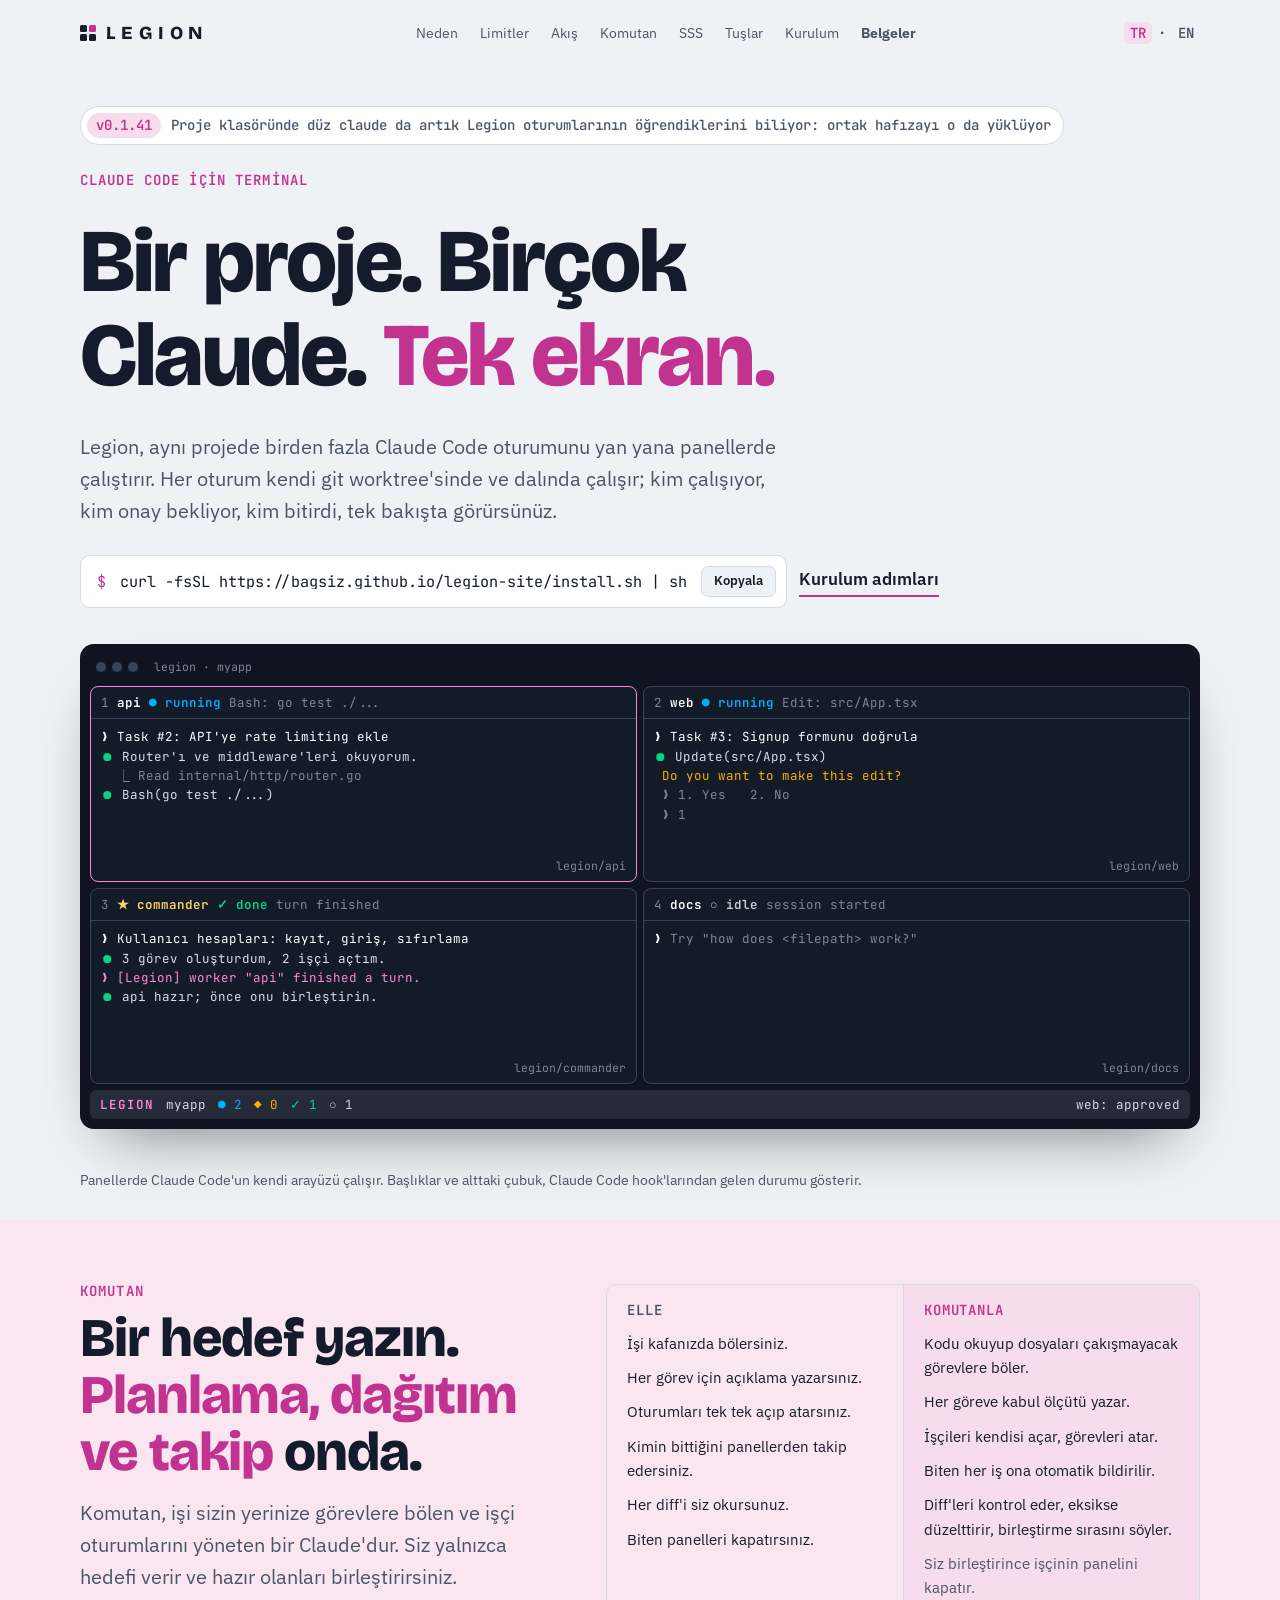
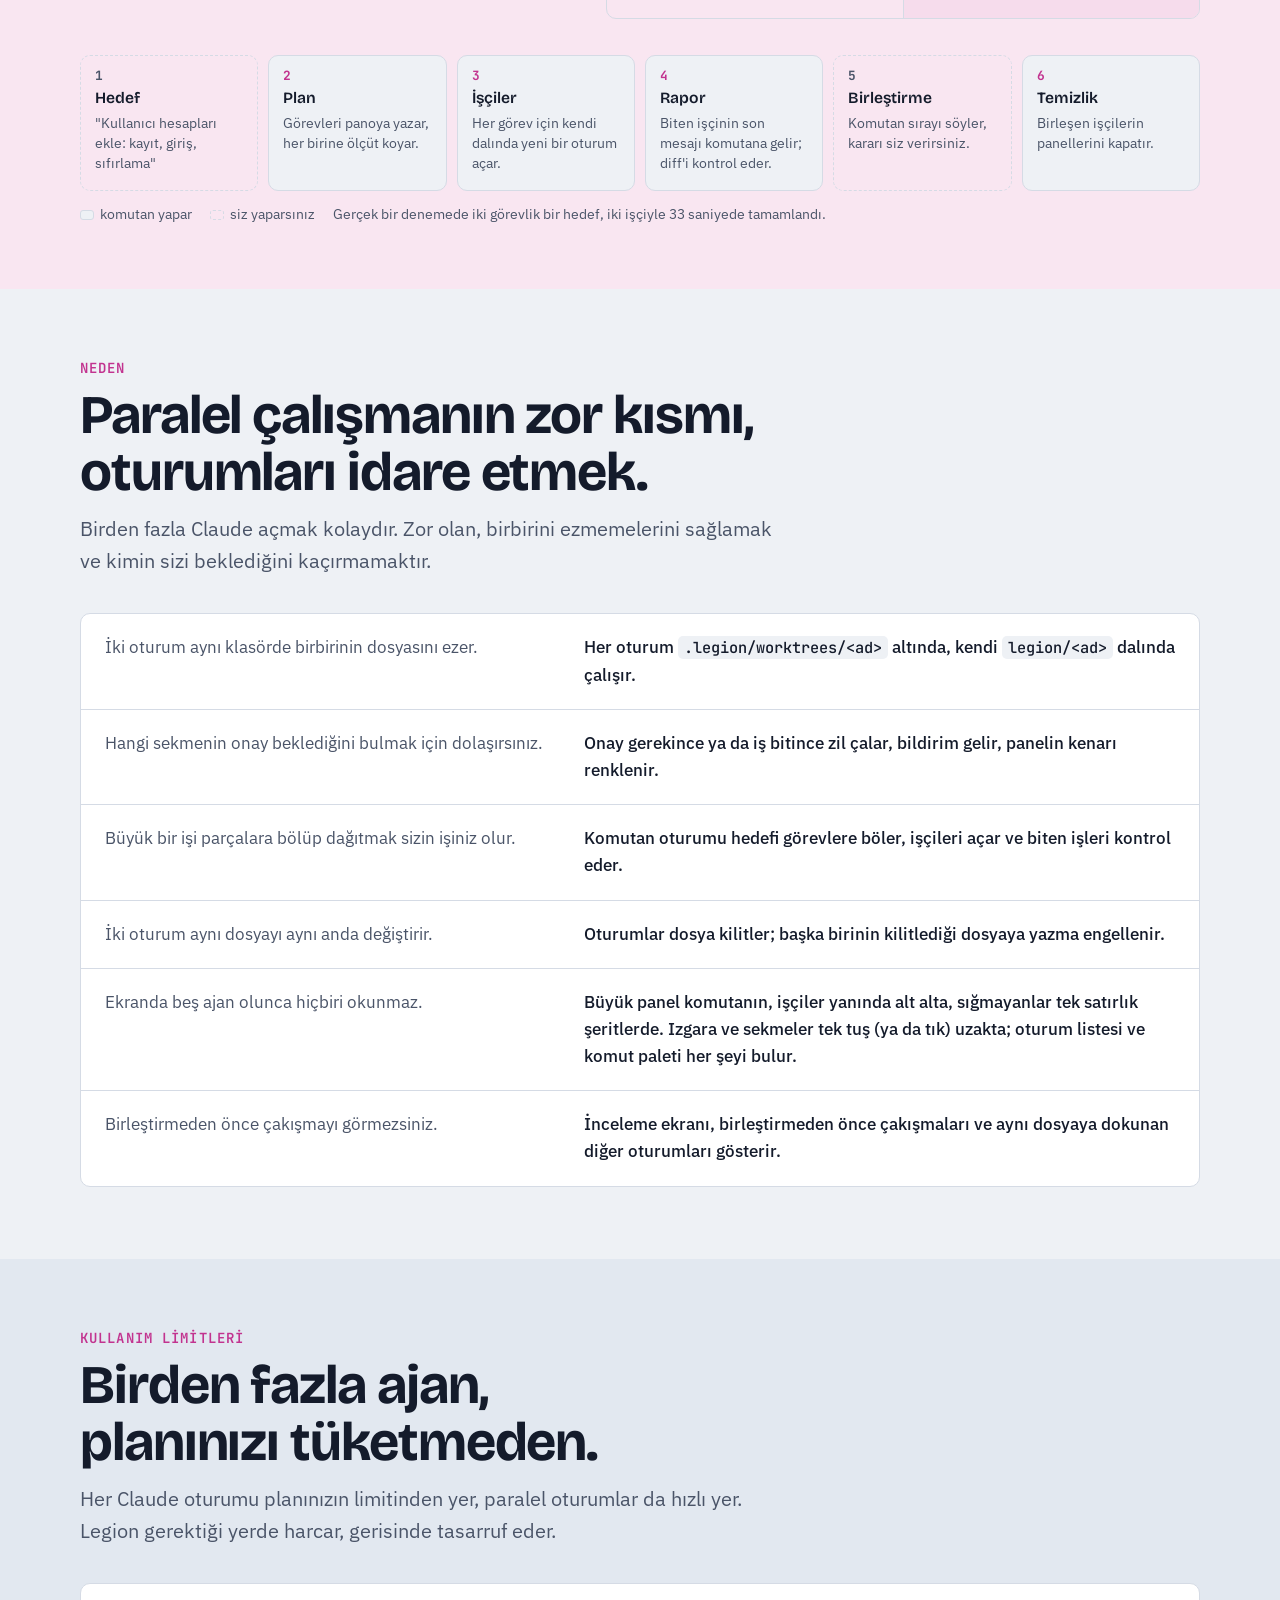
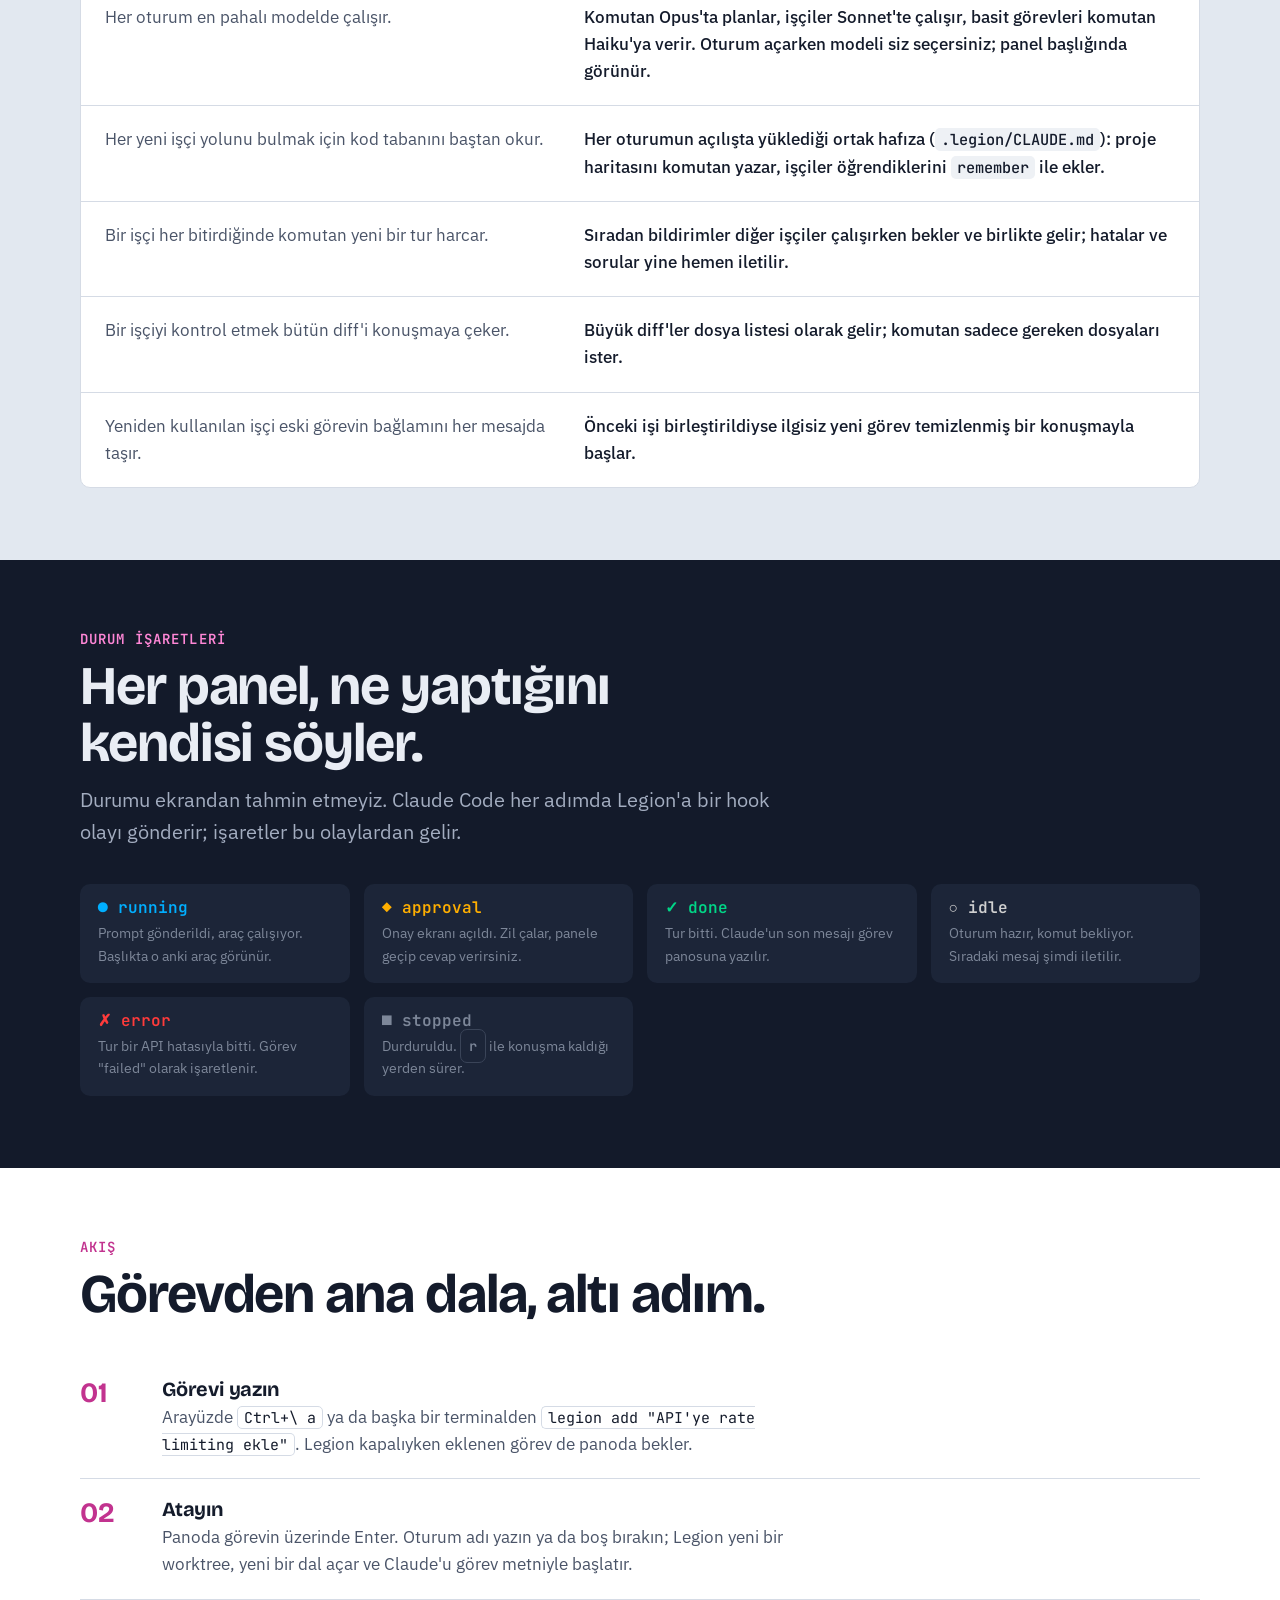
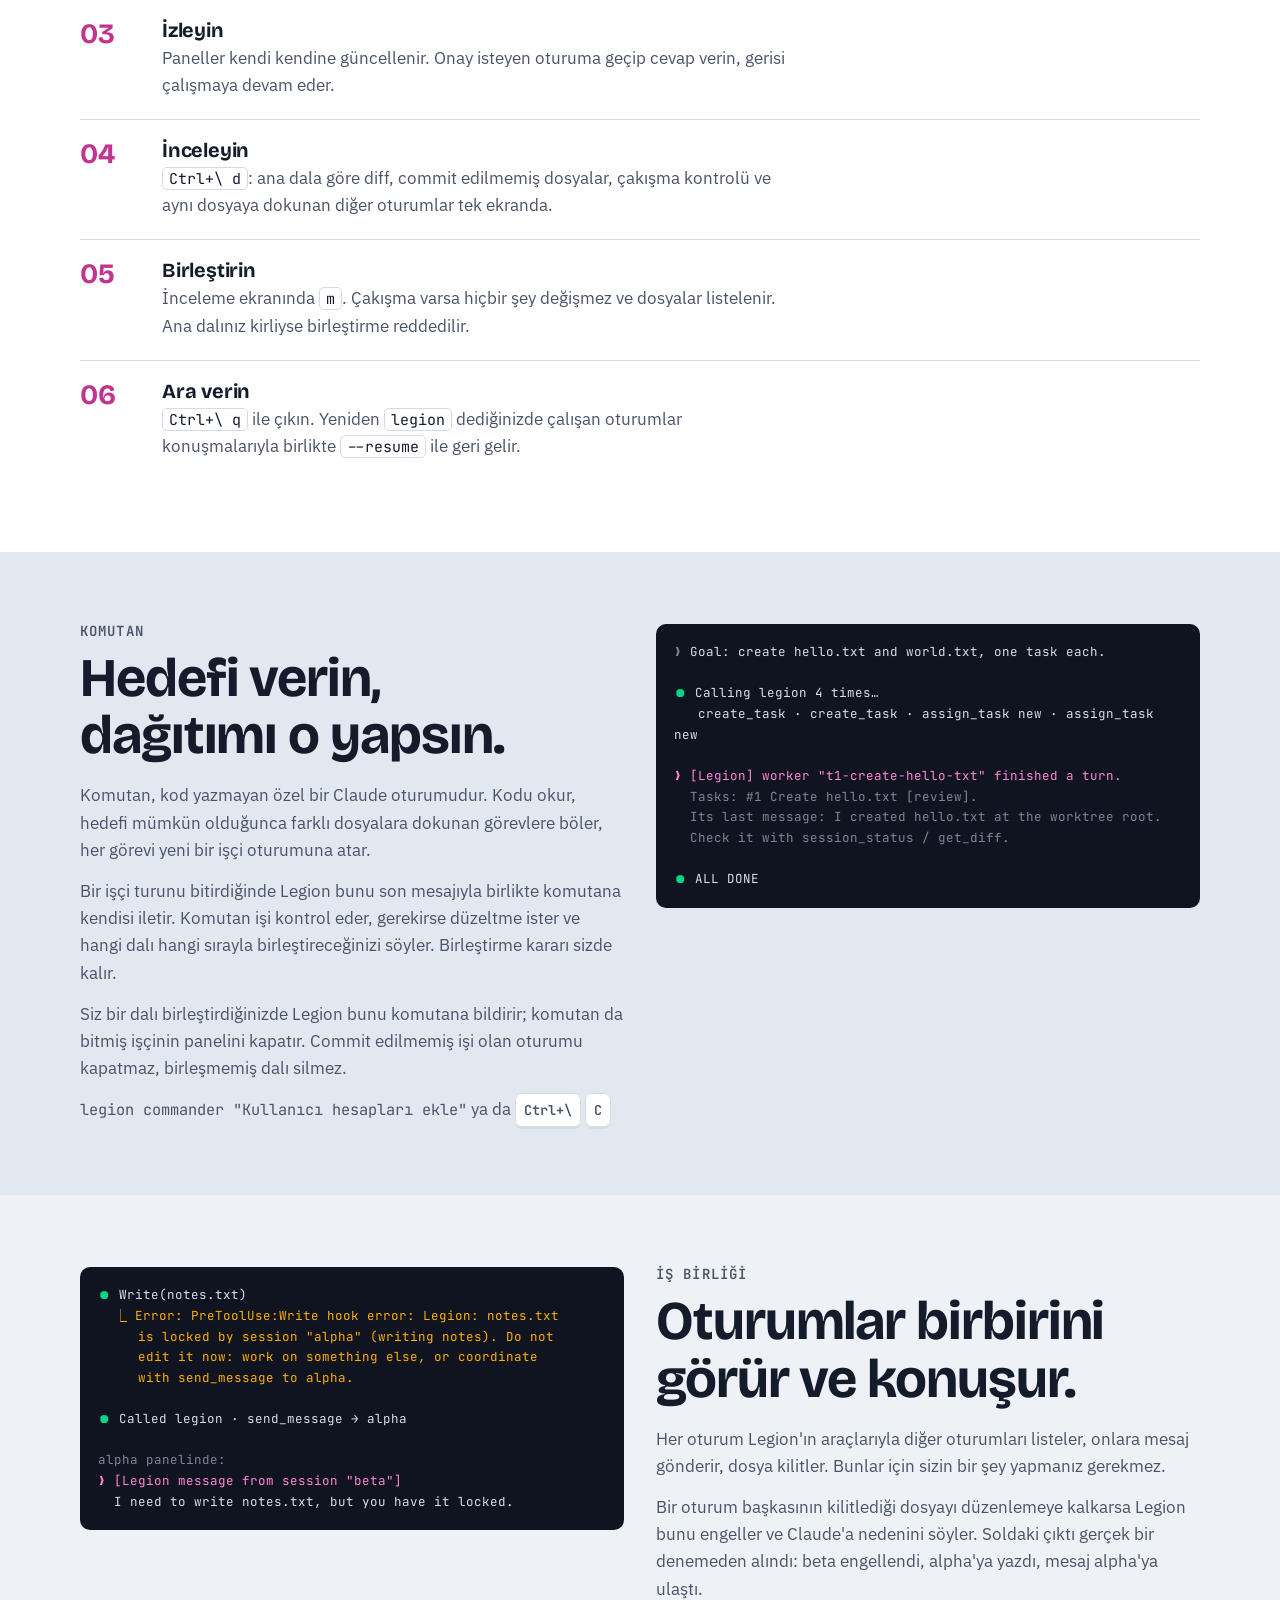
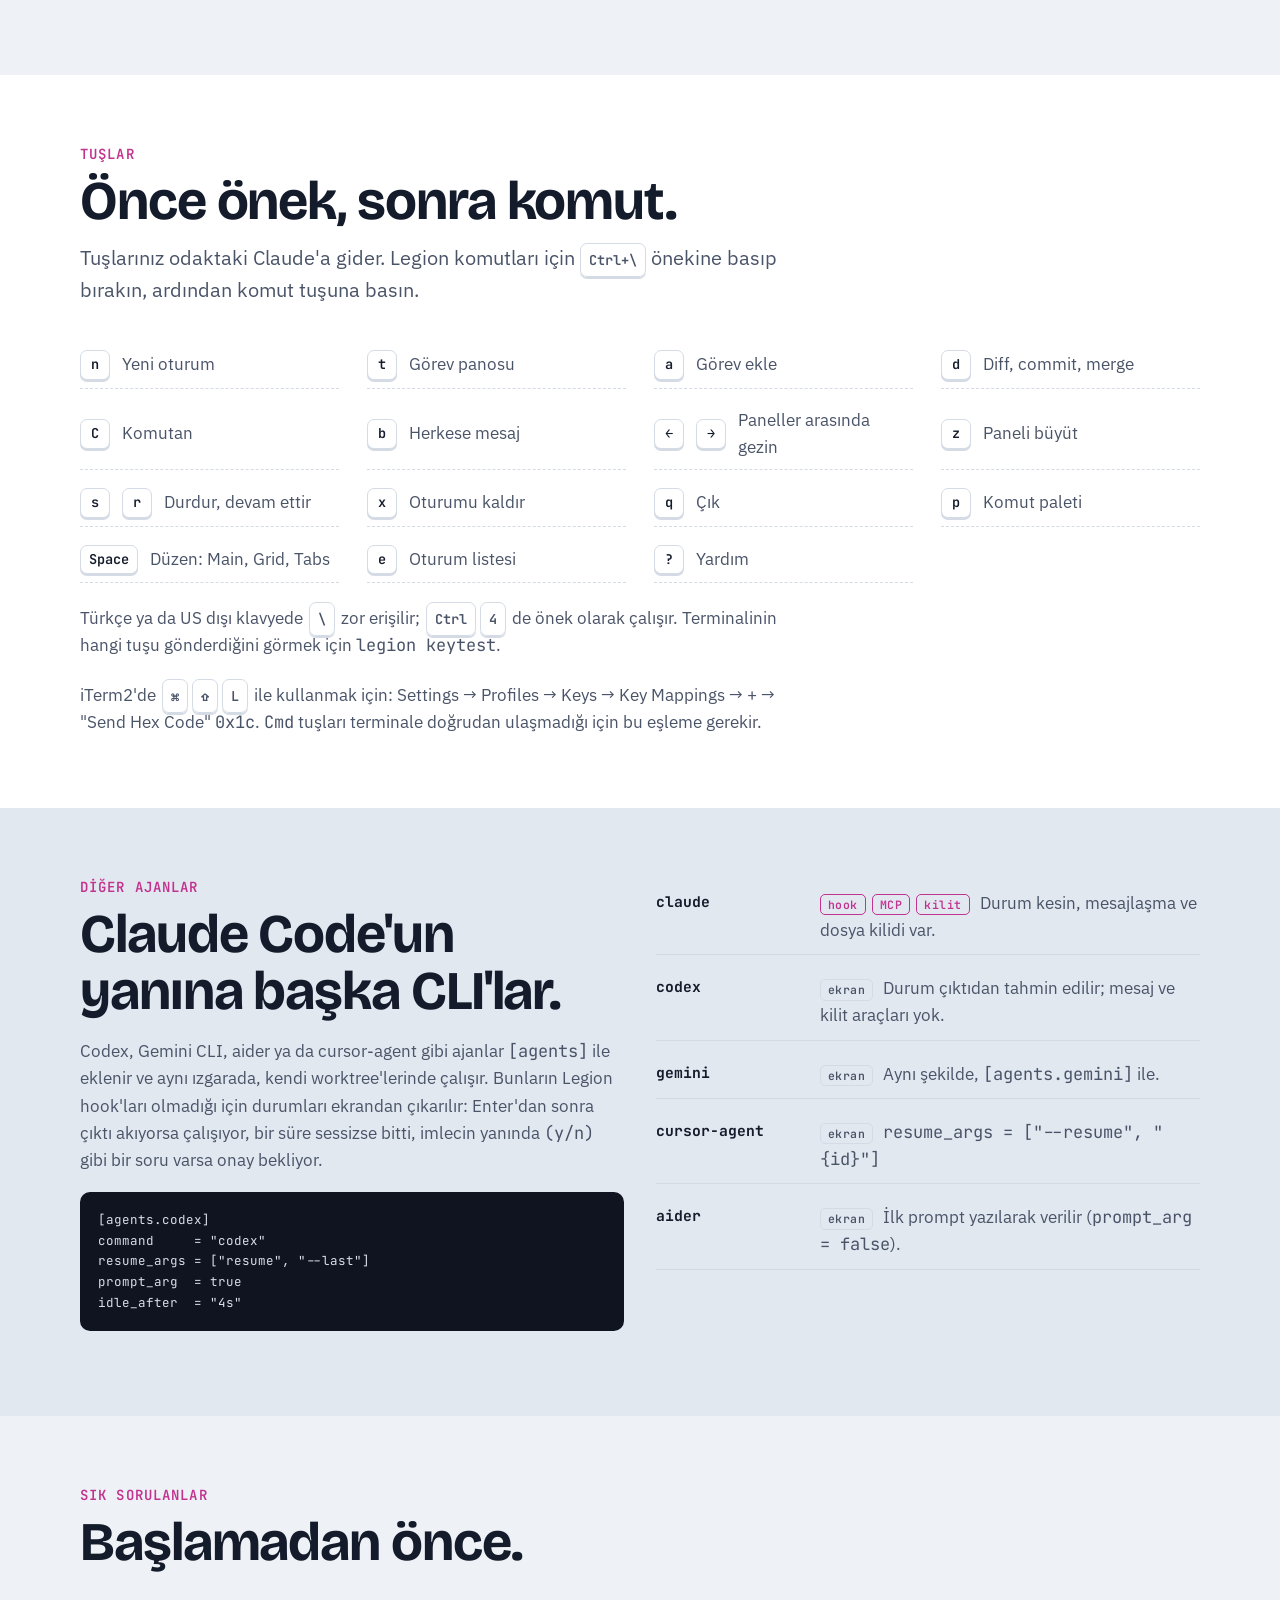
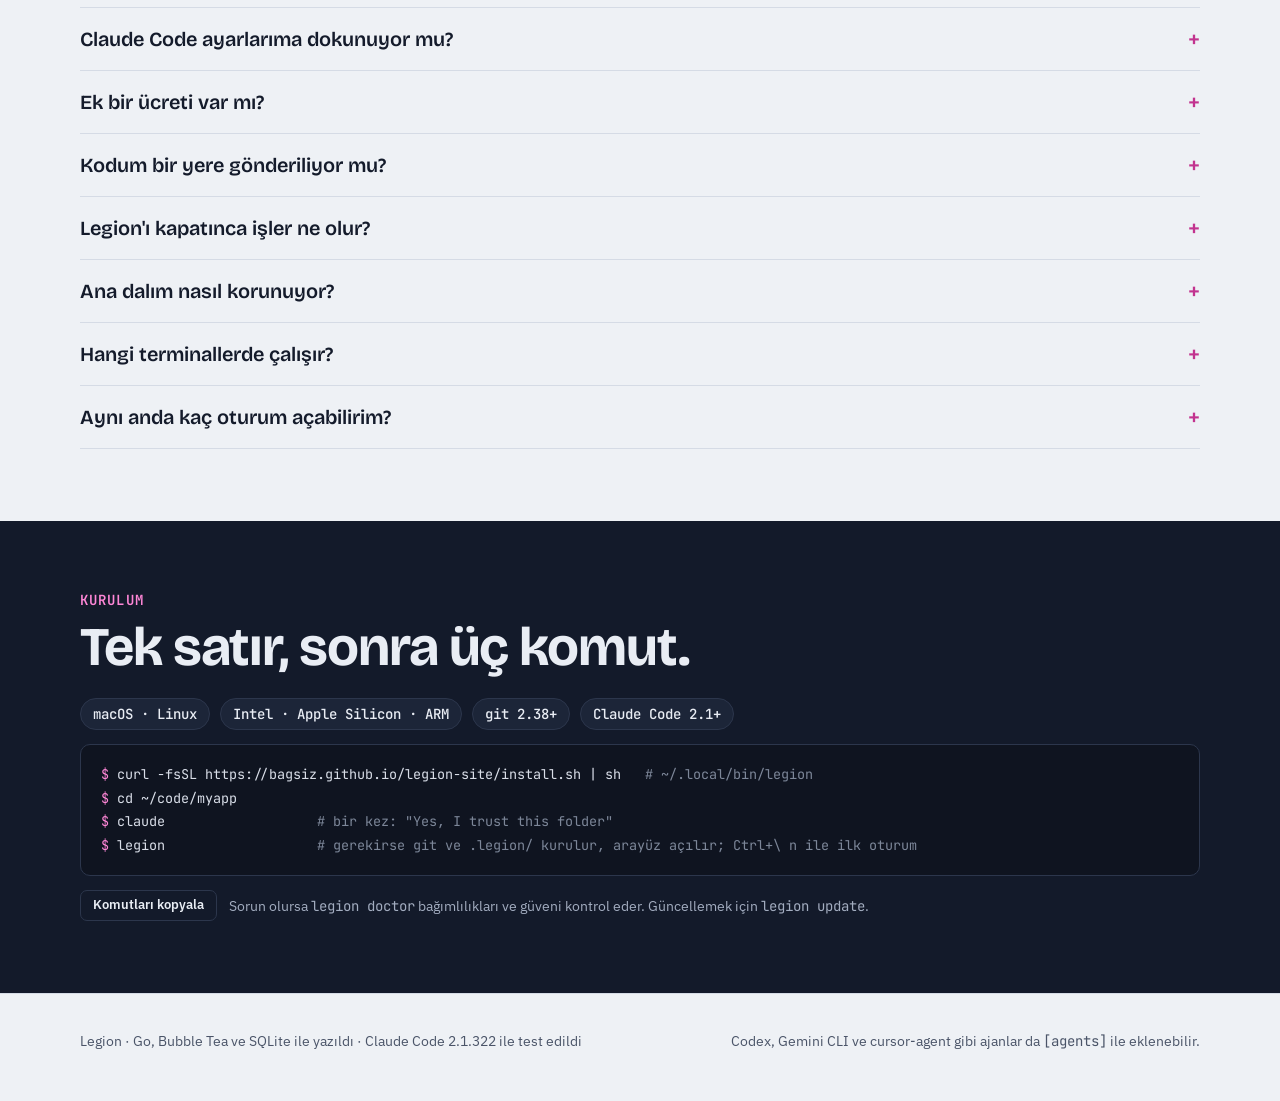
<file: tr/index.html>
<!doctype html>
<html lang="tr">
<head>
<meta charset="utf-8">
<meta name="viewport" content="width=device-width, initial-scale=1, viewport-fit=cover">
<link rel="canonical" href="https://bagsiz.github.io/legion-site/tr/">
<link rel="icon" href="https://bagsiz.github.io/legion-site/assets/favicon.svg" type="image/svg+xml">
<link rel="icon" href="https://bagsiz.github.io/legion-site/assets/favicon-32.png" sizes="32x32" type="image/png">
<link rel="apple-touch-icon" href="https://bagsiz.github.io/legion-site/assets/apple-touch-icon.png">
<link rel="manifest" href="https://bagsiz.github.io/legion-site/site.webmanifest">
<meta name="theme-color" content="#eef1f5">
<meta property="og:type" content="website">
<meta property="og:site_name" content="Legion">
<meta property="og:title" content="Legion">
<meta property="og:description" content="Legion: aynı projede birden fazla Claude Code oturumunu tek terminal ekranında, her birini kendi git worktree'sinde çalıştırın.">
<meta property="og:url" content="https://bagsiz.github.io/legion-site/tr/">
<meta property="og:locale" content="tr_TR">
<meta property="og:image" content="https://bagsiz.github.io/legion-site/assets/og-tr.png">
<meta property="og:image:width" content="1200">
<meta property="og:image:height" content="630">
<meta name="twitter:card" content="summary_large_image">
<meta name="twitter:title" content="Legion">
<meta name="twitter:description" content="Legion: aynı projede birden fazla Claude Code oturumunu tek terminal ekranında, her birini kendi git worktree'sinde çalıştırın.">
<meta name="twitter:image" content="https://bagsiz.github.io/legion-site/assets/og-tr.png">
<link rel="alternate" hreflang="en" href="https://bagsiz.github.io/legion-site/">
<link rel="alternate" hreflang="tr" href="https://bagsiz.github.io/legion-site/tr/">
<link rel="alternate" hreflang="x-default" href="https://bagsiz.github.io/legion-site/">
<style>:root{padding-top:env(safe-area-inset-top,0px);padding-bottom:env(safe-area-inset-bottom,0px)}body{margin:0}img{max-width:100%}[hidden]{display:none!important}</style>
</head>
<body>
<title>Legion</title>
<meta name="claude:viewport-fit-sides" content="cover">
<meta name="description" content="Legion: aynı projede birden fazla Claude Code oturumunu tek terminal ekranında, her birini kendi git worktree'sinde çalıştırın.">
<link rel="preconnect" href="https://fonts.googleapis.com">
<link rel="preconnect" href="https://fonts.gstatic.com" crossorigin>
<link rel="stylesheet" href="https://fonts.googleapis.com/css2?family=Bricolage+Grotesque:opsz,wght@12..96,500;12..96,700;12..96,800&family=IBM+Plex+Sans:wght@400;500;600&family=JetBrains+Mono:wght@400;600&display=swap">
<style>
/* Layout: a steel-blue page around one live terminal — the product's own grid of panes is the hero; sections below read like a field manual (legend, drill sequence, key chart). */
:root {
  --bg: #eef1f5;
  --surface: #ffffff;
  --ink: #141b2b;
  --ink-2: #4a5468;
  --line: #d5dbe5;
  --accent: #c2338f;          /* Legion focus pink (xterm 212, deepened for light bg) */
  --accent-soft: #f6dcec;
  /* terminal: deliberately dark in both themes */
  --term-bg: #0f1420;
  --term-pane: #131a28;
  --term-ink: #d9dee8;
  --term-quiet: #7d8799;
  --term-line: #3a4458;
  --term-focus: #ff87d7;
  --st-run: #00afff;
  --st-appr: #ffaf00;
  --st-done: #00d787;
  --st-err: #ff3b3b;
  --st-idle: #d0d0d0;
  --bar: #252b38;
  --font-display: "Bricolage Grotesque", "Avenir Next", "Segoe UI", sans-serif;
  --font-body: "IBM Plex Sans", "Helvetica Neue", Arial, sans-serif;
  --font-mono: "JetBrains Mono", "SF Mono", Menlo, Consolas, monospace;
  --step--1: 0.875rem;
  --step-0: 1.0625rem;
  --step-1: 1.25rem;
  --step-2: 1.75rem;
  --step-3: clamp(2.1rem, 4.4vw, 3.4rem);
  --step-4: clamp(2.6rem, 7vw, 5.6rem);
  --radius: 10px;
  --band-steel: #e2e8f0;
  --band-accent: #f9e6f1;
  --band-ink: #131a2a;
  --band-ink-surface: #1c2538;
  --band-ink-fg: #e9edf4;
  --band-ink-fg2: #a3adc0;
  --band-ink-line: #2c364c;
}
@media (prefers-color-scheme: dark) {
  :root:not([data-theme="light"]) {
    --bg: #0b0e15; --surface: #121722; --ink: #e8ecf3; --ink-2: #9aa4b6; --line: #262e3d;
    --accent: #ff87d7; --accent-soft: #3a1d33; --term-bg: #080b11; --term-pane: #0d121c; --bar: #1b2130;
    --band-steel: #0f141e; --band-accent: #221520; --band-ink: #05070c; --band-ink-surface: #121826; --band-ink-fg: #e8ecf3; --band-ink-fg2: #9aa4b6; --band-ink-line: #222b3c;
    color-scheme: dark;
  }
}
:root[data-theme="dark"] {
  --bg: #0b0e15; --surface: #121722; --ink: #e8ecf3; --ink-2: #9aa4b6; --line: #262e3d;
  --accent: #ff87d7; --accent-soft: #3a1d33; --term-bg: #080b11; --term-pane: #0d121c; --bar: #1b2130;
    --band-steel: #0f141e; --band-accent: #221520; --band-ink: #05070c; --band-ink-surface: #121826; --band-ink-fg: #e8ecf3; --band-ink-fg2: #9aa4b6; --band-ink-line: #222b3c;
  color-scheme: dark;
}

* { box-sizing: border-box; }
body {
  background: var(--bg); color: var(--ink);
  font: 400 var(--step-0)/1.6 var(--font-body);
}
a { color: inherit; }
:focus-visible { outline: 2px solid var(--accent); outline-offset: 3px; border-radius: 4px; }
.wrap {
  max-width: 1168px; margin: 0 auto;
  padding-left: max(24px, env(safe-area-inset-left, 0px));
  padding-right: max(24px, env(safe-area-inset-right, 0px));
}
@media (max-width: 760px) { .wrap { padding-left: max(16px, env(safe-area-inset-left, 0px)); padding-right: max(16px, env(safe-area-inset-right, 0px)); } }
h1, h2, h3 { font-family: var(--font-display); line-height: 1.05; text-wrap: balance; margin: 0; letter-spacing: -0.02em; }
p { margin: 0; }
code, kbd, .mono { font-family: var(--font-mono); }
.eyebrow { font: 600 var(--step--1)/1 var(--font-mono); letter-spacing: 0.08em; text-transform: uppercase; color: var(--accent); }

/* nav */
nav { display: flex; align-items: center; justify-content: space-between; gap: 16px; padding-block: 22px; flex-wrap: wrap; }
.wordmark { font: 800 1.15rem/1 var(--font-display); letter-spacing: 0.32em; display: flex; align-items: center; gap: 10px; text-decoration: none; }
.wordmark span.glyph { display: inline-grid; grid-template-columns: repeat(2, 7px); gap: 2px; }
.wordmark span.glyph i { width: 7px; height: 7px; border-radius: 1.5px; background: var(--ink); }
.wordmark span.glyph i:nth-child(2) { background: var(--accent); }
nav ul { list-style: none; display: flex; gap: 22px; margin: 0; padding: 0; flex-wrap: wrap; font-size: var(--step--1); }
nav ul a { text-decoration: none; color: var(--ink-2); }
nav ul a:hover { color: var(--ink); }

/* hero */
.hero { padding-block: 40px 28px; display: grid; grid-template-columns: minmax(0, 1fr); gap: 28px; }
.hero h1 { font-size: var(--step-4); font-weight: 800; max-width: 14ch; }
.hero h1 em { font-style: normal; color: var(--accent); }
.hero .lede { font-size: var(--step-1); color: var(--ink-2); max-width: 60ch; }
.cta-row { display: flex; flex-wrap: wrap; gap: 12px; align-items: center; min-width: 0; }
.cmd {
  display: inline-flex; align-items: center; gap: 14px; background: var(--surface); border: 1px solid var(--line);
  border-radius: var(--radius); padding: 10px 10px 10px 16px; font: 400 0.95rem/1 var(--font-mono); max-width: 100%;
}
.cmd .prompt { color: var(--accent); flex: none; }
.cmd button { flex: none; }
.cmd code { white-space: nowrap; overflow-x: auto; min-width: 0; flex: 1 1 auto; scrollbar-width: thin; }
button.copy {
  font: 600 0.8rem/1 var(--font-body); border: 1px solid var(--line); background: var(--bg); color: var(--ink);
  border-radius: 7px; padding: 8px 12px; cursor: pointer;
}
button.copy:hover { border-color: var(--ink-2); }
.btn-link { font-weight: 600; text-decoration: none; border-bottom: 2px solid var(--accent); padding-bottom: 2px; }

/* terminal mock */
.term {
  margin-top: 8px; background: var(--term-bg); border-radius: 14px; padding: 10px; color: var(--term-ink);
  font: 400 12.5px/1.55 var(--font-mono); box-shadow: 0 30px 60px -30px rgba(10, 16, 30, 0.55);
}
.term-chrome { display: flex; gap: 6px; padding: 4px 6px 10px; align-items: center; }
.term-chrome i { width: 10px; height: 10px; border-radius: 50%; background: var(--term-line); }
.term-chrome span { margin-left: 10px; color: var(--term-quiet); font-size: 11.5px; }
.grid { display: grid; grid-template-columns: 1fr 1fr; gap: 6px; }
.pane { border: 1px solid var(--term-line); border-radius: 8px; background: var(--term-pane); min-width: 0; display: flex; flex-direction: column; min-height: 196px; transition: border-color .3s; }
.pane.focus { border-color: var(--term-focus); }
.pane.attn { border-color: var(--st-appr); }
.pane-head { display: flex; gap: 8px; align-items: baseline; padding: 6px 10px; border-bottom: 1px solid var(--term-line); flex-wrap: wrap; }
.pane-head .n { color: var(--term-quiet); }
.pane-head .name { font-weight: 600; color: #fff; }
.pane-head .name.star { color: #ffd75f; }
.pane-head .badge { font-weight: 600; transition: color .3s; }
.pane-head .act { color: var(--term-quiet); overflow: hidden; text-overflow: ellipsis; white-space: nowrap; min-width: 0; flex: 1 1 120px; }
.pane-body { padding: 8px 10px; flex: 1; white-space: pre-wrap; overflow-wrap: anywhere; }
.pane-foot { padding: 2px 10px 6px; color: var(--term-quiet); text-align: right; font-size: 11.5px; }
.l-prompt { color: #fff; }
.l-tool { color: var(--st-done); }
.l-q { color: var(--term-quiet); }
.l-warn { color: var(--st-appr); }
.l-msg { color: var(--term-focus); }
.status-bar { margin-top: 6px; background: var(--bar); border-radius: 6px; padding: 5px 10px; display: flex; gap: 12px; flex-wrap: wrap; align-items: center; }
.status-bar .lg { color: var(--term-focus); font-weight: 600; letter-spacing: .08em; }
.status-bar .info { margin-left: auto; color: var(--term-ink); }
.s-run { color: var(--st-run); } .s-appr { color: var(--st-appr); } .s-done { color: var(--st-done); } .s-idle { color: var(--st-idle); } .s-err { color: var(--st-err); }
.caption { margin-top: 12px; font-size: var(--step--1); color: var(--ink-2); }

/* sections */
section { padding-block: 72px; border-top: 1px solid var(--line); }
section > .wrap > header { display: grid; gap: 12px; margin-bottom: 36px; max-width: 70ch; }
section h2 { font-size: var(--step-3); font-weight: 700; }
section header p { color: var(--ink-2); font-size: var(--step-1); }

.problems { display: grid; gap: 0; border: 1px solid var(--line); border-radius: var(--radius); background: var(--surface); overflow: hidden; }
.problem { display: grid; grid-template-columns: minmax(0, 1fr) minmax(0, 1.3fr); gap: 24px; padding: 20px 24px; border-top: 1px solid var(--line); }
.problem:first-child { border-top: 0; }
.problem .was { color: var(--ink-2); }
.problem .is { font-weight: 500; }
.problem .is code { font-size: 0.9em; background: var(--bg); padding: 1px 6px; border-radius: 5px; }

.legend { display: grid; grid-template-columns: repeat(auto-fit, minmax(220px, 1fr)); gap: 14px; }
.legend-item { background: var(--term-bg); color: var(--term-ink); border-radius: var(--radius); padding: 16px 18px; display: grid; gap: 6px; }
.legend-item .glyph { font: 600 1rem/1 var(--font-mono); }
.legend-item p { color: var(--term-quiet); font-size: var(--step--1); }

.steps { list-style: none; margin: 0; padding: 0; display: grid; gap: 0; counter-reset: s; }
.steps li { counter-increment: s; display: grid; grid-template-columns: 64px minmax(0, 1fr); gap: 18px; padding-block: 20px; border-top: 1px solid var(--line); }
.steps li:first-child { border-top: 0; }
.steps li::before { content: counter(s, decimal-leading-zero); font: 700 var(--step-2)/1 var(--font-display); color: var(--accent); }
.steps h3 { font-size: var(--step-1); margin-bottom: 4px; letter-spacing: -0.01em; }
.steps p { color: var(--ink-2); max-width: 64ch; }
.steps code { color: var(--ink); background: var(--surface); border: 1px solid var(--line); padding: 1px 6px; border-radius: 5px; font-size: 0.88em; }

.split { display: grid; grid-template-columns: minmax(0, 1fr) minmax(0, 1fr); gap: 32px; align-items: start; }
.split p + p { margin-top: 14px; }
.split .copy-text p { color: var(--ink-2); }
.log { background: var(--term-bg); color: var(--term-ink); border-radius: var(--radius); padding: 18px; font: 400 12.5px/1.65 var(--font-mono); white-space: pre-wrap; overflow-wrap: anywhere; min-width: 0; }
.log .who { color: var(--term-quiet); }

.keys { display: grid; grid-template-columns: repeat(auto-fit, minmax(240px, 1fr)); gap: 10px 28px; }
.key { display: flex; align-items: center; gap: 12px; padding-block: 8px; border-bottom: 1px dashed var(--line); }
kbd {
  font: 600 0.85rem/1 var(--font-mono); min-width: 30px; text-align: center; padding: 7px 8px; border-radius: 7px;
  background: var(--surface); border: 1px solid var(--line); box-shadow: 0 2px 0 var(--line);
}
.key span { color: var(--ink-2); }
.prefix-note { margin-top: 22px; color: var(--ink-2); max-width: 70ch; }
.prefix-note kbd { margin-inline: 2px; }

.install { display: grid; grid-template-columns: minmax(0, 1fr); gap: 14px; }
.install pre {
  margin: 0; background: var(--term-bg); color: var(--term-ink); border-radius: var(--radius); padding: 18px 20px;
  font: 400 13.5px/1.75 var(--font-mono); overflow-x: auto;
}
.install pre .c { color: var(--term-quiet); }
.install pre .p { color: var(--term-focus); }
.req { display: flex; flex-wrap: wrap; gap: 10px; }
.req span { font: 500 var(--step--1)/1 var(--font-mono); border: 1px solid var(--line); border-radius: 999px; padding: 8px 12px; background: var(--surface); }

.lang { display: inline-flex; gap: 6px; align-items: center; font: 600 var(--step--1)/1 var(--font-mono); color: var(--ink-2); }
.lang a { text-decoration: none; padding: 4px 6px; border-radius: 5px; }
.lang a[aria-current] { color: var(--accent); background: var(--accent-soft); }
.lang a:not([aria-current]):hover { color: var(--ink); }


/* full-width colour bands between sections; the gutter lives on .wrap */
section { background: var(--sec-bg, var(--bg)); border-top: 0; }
.band-white { --sec-bg: var(--surface); }
.band-steel { --sec-bg: var(--band-steel); }
.band-accent { --sec-bg: var(--band-accent); }
.band-ink {
  --sec-bg: var(--band-ink); --bg: var(--band-ink); --surface: var(--band-ink-surface);
  --ink: var(--band-ink-fg); --ink-2: var(--band-ink-fg2); --line: var(--band-ink-line);
  --accent: #ff87d7; --accent-soft: #3a1d33;
  color: var(--ink);
}
.band-ink .legend-item { background: var(--band-ink-surface); }
.band-ink .install pre, .band-ink pre { border: 1px solid var(--band-ink-line); }
.band-white .problems { background: var(--bg); }

/* commander band */
.cband { padding-block: 64px; }
.cband-grid { display: grid; grid-template-columns: minmax(0, 0.9fr) minmax(0, 1.1fr); gap: 40px; align-items: start; }
.cband h2 { font-size: var(--step-3); font-weight: 800; margin-block: 12px 16px; }
.cband h2 em { font-style: normal; color: var(--accent); }
.cband .lead { color: var(--ink-2); font-size: var(--step-1); max-width: 46ch; }
.compare { display: grid; grid-template-columns: minmax(0, 1fr) minmax(0, 1fr); border: 1px solid var(--line); border-radius: var(--radius); overflow: hidden; }
.compare > div { padding: 18px 20px; display: grid; gap: 10px; align-content: start; }
.compare > div + div { border-left: 1px solid var(--line); background: var(--accent-soft); }
.compare h3 { font: 600 var(--step--1)/1 var(--font-mono); letter-spacing: .06em; text-transform: uppercase; color: var(--ink-2); margin-bottom: 4px; }
.compare > div + div h3 { color: var(--accent); }
.compare p { font-size: 0.95rem; }
.compare .you { color: var(--ink-2); }
.flow { list-style: none; margin: 36px 0 0; padding: 0; display: grid; grid-template-columns: repeat(6, minmax(0, 1fr)); gap: 10px; counter-reset: f; }
.flow li { counter-increment: f; border: 1px solid var(--line); border-radius: var(--radius); padding: 14px 14px 16px; display: grid; gap: 6px; align-content: start; position: relative; background: var(--bg); }
.flow li::before { content: counter(f); font: 700 0.8rem/1 var(--font-mono); color: var(--accent); }
.flow li.me { border-style: dashed; background: transparent; }
.flow li.me::before { color: var(--ink-2); }
.flow b { font: 600 0.98rem/1.25 var(--font-display); }
.flow span { color: var(--ink-2); font-size: 0.86rem; line-height: 1.45; }
.flow-legend { margin-top: 12px; display: flex; flex-wrap: wrap; gap: 18px; color: var(--ink-2); font-size: var(--step--1); }
.flow-legend i { display: inline-block; width: 14px; height: 10px; border-radius: 3px; border: 1px solid var(--line); margin-right: 6px; vertical-align: -1px; background: var(--bg); }
.flow-legend i.me { border-style: dashed; background: transparent; }

/* back to top */
.to-top {
  position: fixed; z-index: 20;
  right: calc(16px + env(safe-area-inset-right, 0px));
  bottom: calc(16px + env(safe-area-inset-bottom, 0px));
  width: 46px; height: 46px; border-radius: 50%;
  display: grid; place-items: center; cursor: pointer;
  background: var(--ink); color: var(--bg); border: 1px solid var(--line);
  box-shadow: 0 10px 24px -10px rgba(10, 16, 30, 0.5);
  opacity: 0; transform: translateY(8px); pointer-events: none;
  transition: opacity .2s, transform .2s, background .2s;
}
.to-top.show { opacity: 1; transform: none; pointer-events: auto; }
.to-top:hover { background: var(--accent); color: #fff; }
.to-top svg { width: 20px; height: 20px; }

/* release strip */
.release { display: inline-flex; align-items: center; gap: 10px; font: 500 var(--step--1)/1.2 var(--font-mono); color: var(--ink-2); text-decoration: none; border: 1px solid var(--line); background: var(--surface); border-radius: 999px; padding: 6px 12px 6px 6px; width: fit-content; max-width: 100%; }
.release b { background: var(--accent-soft); color: var(--accent); border-radius: 999px; padding: 4px 9px; font-weight: 600; }
.release:hover { border-color: var(--ink-2); }

/* agents */
.agents { display: grid; grid-template-columns: minmax(0, 1fr) minmax(0, 1fr); gap: 32px; align-items: start; }
.agent-list { display: grid; gap: 10px; }
.agent-row { display: grid; grid-template-columns: 150px minmax(0, 1fr); gap: 14px; padding-block: 10px; border-bottom: 1px solid var(--line); }
.agent-row b { font-family: var(--font-mono); font-size: 0.92rem; }
.agent-row span { color: var(--ink-2); }
.cap { display: inline-block; font: 600 0.72rem/1 var(--font-mono); letter-spacing: .04em; padding: 4px 7px; border-radius: 5px; margin-right: 6px; border: 1px solid var(--line); }
.cap.yes { color: var(--accent); border-color: var(--accent); }

/* faq */
.faq { display: grid; gap: 0; border-top: 1px solid var(--line); }
.faq details { border-bottom: 1px solid var(--line); padding-block: 4px; }
.faq summary { cursor: pointer; list-style: none; padding-block: 14px; font: 600 var(--step-1)/1.3 var(--font-display); display: flex; justify-content: space-between; gap: 16px; }
.faq summary::-webkit-details-marker { display: none; }
.faq summary::after { content: "+"; color: var(--accent); font-family: var(--font-mono); }
.faq details[open] summary::after { content: "−"; }
.faq details p { color: var(--ink-2); max-width: 70ch; padding-bottom: 16px; }
.faq code { color: var(--ink); font-size: 0.9em; }

footer { border-top: 1px solid var(--line); padding-block: 36px 48px; color: var(--ink-2); font-size: var(--step--1); }
footer .wrap { display: flex; flex-wrap: wrap; gap: 16px; justify-content: space-between; }

@media (max-width: 960px) {
  .flow { grid-template-columns: repeat(3, minmax(0, 1fr)); }
}
@media (max-width: 760px) {
  .cmd { width: 100%; }
  .cband-grid, .compare { grid-template-columns: 1fr; }
  .compare > div + div { border-left: 0; border-top: 1px solid var(--line); }
  .flow { grid-template-columns: repeat(2, minmax(0, 1fr)); }
  .grid { grid-template-columns: 1fr; }
  .agents { grid-template-columns: 1fr; }
  .agent-row { grid-template-columns: 1fr; gap: 2px; }
  .pane { min-height: 0; }
  .problem, .split { grid-template-columns: 1fr; gap: 10px; }
  .steps li { grid-template-columns: 44px minmax(0, 1fr); gap: 12px; }
  section { padding-block: 52px; }
  .status-bar .info { margin-left: 0; }
}
@media (prefers-reduced-motion: reduce) { * { transition: none !important; } }
</style>

<div class="wrap">
  <nav>
    <a class="wordmark" href="#top" aria-label="Legion"><span class="glyph" aria-hidden="true"><i></i><i></i><i></i><i></i></span>LEGION</a>
    <ul>
      <li><a href="#neden">Neden</a></li>
      <li><a href="#limitler">Limitler</a></li>
      <li><a href="#akis">Akış</a></li>
      <li><a href="#komutan">Komutan</a></li>
      <li><a href="#sss">SSS</a></li>
      <li><a href="#tuslar">Tuşlar</a></li>
      <li><a href="#kurulum">Kurulum</a></li>
      <li><a href="docs/"><b>Belgeler</b></a></li>
    </ul>
    <div class="lang"><a aria-current="page">TR</a><span aria-hidden="true">·</span><a href="../" hreflang="en" lang="en">EN</a></div>
  </nav>

  <header class="hero" id="top">
    <a class="release" id="release" href="docs/#tuslar"><b id="release-tag">v0.1.17</b><span id="release-text">Shift+Enter artık Claude panellerinin içinde de yeni satır açar</span></a>
    <p class="eyebrow">Claude Code için terminal</p>
    <h1>Bir proje. Birçok Claude. <em>Tek ekran.</em></h1>
    <p class="lede">Legion, aynı projede birden fazla Claude Code oturumunu yan yana panellerde çalıştırır. Her oturum kendi git worktree'sinde ve dalında çalışır; kim çalışıyor, kim onay bekliyor, kim bitirdi, tek bakışta görürsünüz.</p>
    <div class="cta-row">
      <div class="cmd"><span class="prompt">$</span><code id="cmd-hero">curl -fsSL https://bagsiz.github.io/legion-site/install.sh | sh</code><button class="copy" type="button" data-copy="cmd-hero">Kopyala</button></div>
      <a class="btn-link" href="#kurulum">Kurulum adımları</a>
    </div>

    <div class="term" role="img" aria-label="Legion arayüzü: dört panelde dört Claude oturumu ve alttaki durum çubuğu">
      <div class="term-chrome" aria-hidden="true"><i></i><i></i><i></i><span>legion · myapp</span></div>
      <div class="grid" id="grid">
        <div class="pane focus" id="p-api">
          <div class="pane-head"><span class="n">1</span><span class="name">api</span><span class="badge s-run">● running</span><span class="act">Bash: go test ./...</span></div>
          <div class="pane-body"><span class="l-prompt">❯ Task #2: API'ye rate limiting ekle</span>
<span class="l-tool">⏺</span> Router'ı ve middleware'leri okuyorum.
<span class="l-q">  ⎿ Read internal/http/router.go</span>
<span class="l-tool">⏺</span> Bash(go test ./...)</div>
          <div class="pane-foot">legion/api</div>
        </div>
        <div class="pane attn" id="p-web">
          <div class="pane-head"><span class="n">2</span><span class="name">web</span><span class="badge s-appr">◆ approval</span><span class="act">approve Edit: src/App.tsx</span></div>
          <div class="pane-body"><span class="l-prompt">❯ Task #3: Signup formunu doğrula</span>
<span class="l-tool">⏺</span> Update(src/App.tsx)
<span class="l-warn"> Do you want to make this edit?</span>
<span class="l-q"> ❯ 1. Yes   2. No</span></div>
          <div class="pane-foot">legion/web</div>
        </div>
        <div class="pane" id="p-cmd">
          <div class="pane-head"><span class="n">3</span><span class="name star">★ commander</span><span class="badge s-done">✓ done</span><span class="act">turn finished</span></div>
          <div class="pane-body"><span class="l-prompt">❯ Kullanıcı hesapları: kayıt, giriş, sıfırlama</span>
<span class="l-tool">⏺</span> 3 görev oluşturdum, 2 işçi açtım.
<span class="l-msg">❯ [Legion] worker "api" finished a turn.</span>
<span class="l-tool">⏺</span> api hazır; önce onu birleştirin.</div>
          <div class="pane-foot">legion/commander</div>
        </div>
        <div class="pane" id="p-docs">
          <div class="pane-head"><span class="n">4</span><span class="name">docs</span><span class="badge s-idle">○ idle</span><span class="act">session started</span></div>
          <div class="pane-body"><span class="l-prompt">❯ </span><span class="l-q">Try "how does &lt;filepath&gt; work?"</span></div>
          <div class="pane-foot">legion/docs</div>
        </div>
      </div>
      <div class="status-bar" id="bar">
        <span class="lg">LEGION</span><span>myapp</span>
        <span class="s-run" id="c-run">● 1</span><span class="s-appr" id="c-appr">◆ 1</span><span class="s-done" id="c-done">✓ 1</span><span class="s-idle" id="c-idle">○ 1</span>
        <span class="info" id="info">web needs approval: Edit src/App.tsx</span>
      </div>
    </div>
    <p class="caption">Panellerde Claude Code'un kendi arayüzü çalışır. Başlıklar ve alttaki çubuk, Claude Code hook'larından gelen durumu gösterir.</p>
  </header>
</div>

<section class="cband band-accent" id="komutan-ozet" aria-labelledby="cband-title">
  <div class="wrap">
    <div class="cband-grid">
      <div>
        <p class="eyebrow">Komutan</p>
        <h2 id="cband-title">Bir hedef yazın. <em>Planlama, dağıtım ve takip</em> onda.</h2>
        <p class="lead">Komutan, işi sizin yerinize görevlere bölen ve işçi oturumlarını yöneten bir Claude'dur. Siz yalnızca hedefi verir ve hazır olanları birleştirirsiniz.</p>
      </div>
      <div class="compare">
        <div>
          <h3>Elle</h3>
          <p>İşi kafanızda bölersiniz.</p>
          <p>Her görev için açıklama yazarsınız.</p>
          <p>Oturumları tek tek açıp atarsınız.</p>
          <p>Kimin bittiğini panellerden takip edersiniz.</p>
          <p>Her diff'i siz okursunuz.</p>
          <p>Biten panelleri kapatırsınız.</p>
        </div>
        <div>
          <h3>Komutanla</h3>
          <p>Kodu okuyup dosyaları çakışmayacak görevlere böler.</p>
          <p>Her göreve kabul ölçütü yazar.</p>
          <p>İşçileri kendisi açar, görevleri atar.</p>
          <p>Biten her iş ona otomatik bildirilir.</p>
          <p>Diff'leri kontrol eder, eksikse düzelttirir, birleştirme sırasını söyler.</p>
          <p class="you">Siz birleştirince işçinin panelini kapatır.</p>
        </div>
      </div>
    </div>
    <ol class="flow" aria-label="Komutanla bir işin akışı">
      <li class="me"><b>Hedef</b><span>"Kullanıcı hesapları ekle: kayıt, giriş, sıfırlama"</span></li>
      <li><b>Plan</b><span>Görevleri panoya yazar, her birine ölçüt koyar.</span></li>
      <li><b>İşçiler</b><span>Her görev için kendi dalında yeni bir oturum açar.</span></li>
      <li><b>Rapor</b><span>Biten işçinin son mesajı komutana gelir; diff'i kontrol eder.</span></li>
      <li class="me"><b>Birleştirme</b><span>Komutan sırayı söyler, kararı siz verirsiniz.</span></li>
      <li><b>Temizlik</b><span>Birleşen işçilerin panellerini kapatır.</span></li>
    </ol>
    <div class="flow-legend"><span><i></i>komutan yapar</span><span><i class="me"></i>siz yaparsınız</span><span>Gerçek bir denemede iki görevlik bir hedef, iki işçiyle 33 saniyede tamamlandı.</span></div>
  </div>
</section>

<section id="neden">
  <div class="wrap">
    <header>
      <p class="eyebrow">Neden</p>
      <h2>Paralel çalışmanın zor kısmı, oturumları idare etmek.</h2>
      <p>Birden fazla Claude açmak kolaydır. Zor olan, birbirini ezmemelerini sağlamak ve kimin sizi beklediğini kaçırmamaktır.</p>
    </header>
    <div class="problems">
      <div class="problem"><p class="was">İki oturum aynı klasörde birbirinin dosyasını ezer.</p><p class="is">Her oturum <code>.legion/worktrees/&lt;ad&gt;</code> altında, kendi <code>legion/&lt;ad&gt;</code> dalında çalışır.</p></div>
      <div class="problem"><p class="was">Hangi sekmenin onay beklediğini bulmak için dolaşırsınız.</p><p class="is">Onay gerekince ya da iş bitince zil çalar, bildirim gelir, panelin kenarı renklenir.</p></div>
      <div class="problem"><p class="was">Büyük bir işi parçalara bölüp dağıtmak sizin işiniz olur.</p><p class="is">Komutan oturumu hedefi görevlere böler, işçileri açar ve biten işleri kontrol eder.</p></div>
      <div class="problem"><p class="was">İki oturum aynı dosyayı aynı anda değiştirir.</p><p class="is">Oturumlar dosya kilitler; başka birinin kilitlediği dosyaya yazma engellenir.</p></div>
      <div class="problem"><p class="was">Ekranda beş ajan olunca hiçbiri okunmaz.</p><p class="is">Büyük panel komutanın, işçiler yanında alt alta, sığmayanlar tek satırlık şeritlerde. Izgara ve sekmeler tek tuş (ya da tık) uzakta; oturum listesi ve komut paleti her şeyi bulur.</p></div>
      <div class="problem"><p class="was">Birleştirmeden önce çakışmayı görmezsiniz.</p><p class="is">İnceleme ekranı, birleştirmeden önce çakışmaları ve aynı dosyaya dokunan diğer oturumları gösterir.</p></div>
    </div>
  </div>
</section>

<section class="band-steel" id="limitler">
  <div class="wrap">
    <header>
      <p class="eyebrow">Kullanım limitleri</p>
      <h2>Birden fazla ajan, planınızı tüketmeden.</h2>
      <p>Her Claude oturumu planınızın limitinden yer, paralel oturumlar da hızlı yer. Legion gerektiği yerde harcar, gerisinde tasarruf eder.</p>
    </header>
    <div class="problems">
      <div class="problem"><p class="was">Her oturum en pahalı modelde çalışır.</p><p class="is">Komutan Opus'ta planlar, işçiler Sonnet'te çalışır, basit görevleri komutan Haiku'ya verir. Oturum açarken modeli siz seçersiniz; panel başlığında görünür.</p></div>
      <div class="problem"><p class="was">Her yeni işçi yolunu bulmak için kod tabanını baştan okur.</p><p class="is">Her oturumun açılışta yüklediği ortak hafıza (<code>.legion/CLAUDE.md</code>): proje haritasını komutan yazar, işçiler öğrendiklerini <code>remember</code> ile ekler.</p></div>
      <div class="problem"><p class="was">Bir işçi her bitirdiğinde komutan yeni bir tur harcar.</p><p class="is">Sıradan bildirimler diğer işçiler çalışırken bekler ve birlikte gelir; hatalar ve sorular yine hemen iletilir.</p></div>
      <div class="problem"><p class="was">Bir işçiyi kontrol etmek bütün diff'i konuşmaya çeker.</p><p class="is">Büyük diff'ler dosya listesi olarak gelir; komutan sadece gereken dosyaları ister.</p></div>
      <div class="problem"><p class="was">Yeniden kullanılan işçi eski görevin bağlamını her mesajda taşır.</p><p class="is">Önceki işi birleştirildiyse ilgisiz yeni görev temizlenmiş bir konuşmayla başlar.</p></div>
    </div>
  </div>
</section>

<section class="band-ink" id="durumlar">
  <div class="wrap">
    <header>
      <p class="eyebrow">Durum işaretleri</p>
      <h2>Her panel, ne yaptığını kendisi söyler.</h2>
      <p>Durumu ekrandan tahmin etmeyiz. Claude Code her adımda Legion'a bir hook olayı gönderir; işaretler bu olaylardan gelir.</p>
    </header>
    <div class="legend">
      <div class="legend-item"><span class="glyph s-run">● running</span><p>Prompt gönderildi, araç çalışıyor. Başlıkta o anki araç görünür.</p></div>
      <div class="legend-item"><span class="glyph s-appr">◆ approval</span><p>Onay ekranı açıldı. Zil çalar, panele geçip cevap verirsiniz.</p></div>
      <div class="legend-item"><span class="glyph s-done">✓ done</span><p>Tur bitti. Claude'un son mesajı görev panosuna yazılır.</p></div>
      <div class="legend-item"><span class="glyph s-idle">○ idle</span><p>Oturum hazır, komut bekliyor. Sıradaki mesaj şimdi iletilir.</p></div>
      <div class="legend-item"><span class="glyph s-err">✗ error</span><p>Tur bir API hatasıyla bitti. Görev "failed" olarak işaretlenir.</p></div>
      <div class="legend-item"><span class="glyph" style="color: var(--term-quiet)">■ stopped</span><p>Durduruldu. <kbd style="background:transparent;color:inherit;border-color:var(--term-line);box-shadow:none">r</kbd> ile konuşma kaldığı yerden sürer.</p></div>
    </div>
  </div>
</section>

<section class="band-white" id="akis">
  <div class="wrap">
    <header>
      <p class="eyebrow">Akış</p>
      <h2>Görevden ana dala, altı adım.</h2>
    </header>
    <ol class="steps">
      <li><div><h3>Görevi yazın</h3><p>Arayüzde <code>Ctrl+\ a</code> ya da başka bir terminalden <code>legion add "API'ye rate limiting ekle"</code>. Legion kapalıyken eklenen görev de panoda bekler.</p></div></li>
      <li><div><h3>Atayın</h3><p>Panoda görevin üzerinde Enter. Oturum adı yazın ya da boş bırakın; Legion yeni bir worktree, yeni bir dal açar ve Claude'u görev metniyle başlatır.</p></div></li>
      <li><div><h3>İzleyin</h3><p>Paneller kendi kendine güncellenir. Onay isteyen oturuma geçip cevap verin, gerisi çalışmaya devam eder.</p></div></li>
      <li><div><h3>İnceleyin</h3><p><code>Ctrl+\ d</code>: ana dala göre diff, commit edilmemiş dosyalar, çakışma kontrolü ve aynı dosyaya dokunan diğer oturumlar tek ekranda.</p></div></li>
      <li><div><h3>Birleştirin</h3><p>İnceleme ekranında <code>m</code>. Çakışma varsa hiçbir şey değişmez ve dosyalar listelenir. Ana dalınız kirliyse birleştirme reddedilir.</p></div></li>
      <li><div><h3>Ara verin</h3><p><code>Ctrl+\ q</code> ile çıkın. Yeniden <code>legion</code> dediğinizde çalışan oturumlar konuşmalarıyla birlikte <code>--resume</code> ile geri gelir.</p></div></li>
    </ol>
  </div>
</section>

<section class="band-steel" id="komutan">
  <div class="wrap split">
    <div class="copy-text">
      <p class="eyebrow">Komutan</p>
      <h2 style="margin-block: 12px 18px">Hedefi verin, dağıtımı o yapsın.</h2>
      <p>Komutan, kod yazmayan özel bir Claude oturumudur. Kodu okur, hedefi mümkün olduğunca farklı dosyalara dokunan görevlere böler, her görevi yeni bir işçi oturumuna atar.</p>
      <p>Bir işçi turunu bitirdiğinde Legion bunu son mesajıyla birlikte komutana kendisi iletir. Komutan işi kontrol eder, gerekirse düzeltme ister ve hangi dalı hangi sırayla birleştireceğinizi söyler. Birleştirme kararı sizde kalır.</p>
      <p>Siz bir dalı birleştirdiğinizde Legion bunu komutana bildirir; komutan da bitmiş işçinin panelini kapatır. Commit edilmemiş işi olan oturumu kapatmaz, birleşmemiş dalı silmez.</p>
      <p><code class="mono" style="font-size:.9em">legion commander "Kullanıcı hesapları ekle"</code> ya da <kbd>Ctrl+\</kbd> <kbd>C</kbd></p>
    </div>
    <div class="log" aria-label="Komutan panelinden bir kesit"><span class="who">❯</span> Goal: create hello.txt and world.txt, one task each.

<span style="color:var(--st-done)">⏺</span> Calling legion 4 times…
   create_task · create_task · assign_task new · assign_task new

<span style="color:var(--term-focus)">❯ [Legion] worker "t1-create-hello-txt" finished a turn.</span>
<span class="who">  Tasks: #1 Create hello.txt [review].
  Its last message: I created hello.txt at the worktree root.
  Check it with session_status / get_diff.</span>

<span style="color:var(--st-done)">⏺</span> ALL DONE</div>
  </div>
</section>

<section id="isbirligi">
  <div class="wrap split">
    <div class="log" aria-label="Kilitli dosyaya yazma girişiminin engellenmesi"><span style="color:var(--st-done)">⏺</span> Write(notes.txt)
<span style="color:var(--st-appr)">  ⎿ Error: PreToolUse:Write hook error: Legion: notes.txt
     is locked by session "alpha" (writing notes). Do not
     edit it now: work on something else, or coordinate
     with send_message to alpha.</span>

<span style="color:var(--st-done)">⏺</span> Called legion · send_message → alpha

<span class="who">alpha panelinde:</span>
<span style="color:var(--term-focus)">❯ [Legion message from session "beta"]</span>
  I need to write notes.txt, but you have it locked.</div>
    <div class="copy-text">
      <p class="eyebrow">İş birliği</p>
      <h2 style="margin-block: 12px 18px">Oturumlar birbirini görür ve konuşur.</h2>
      <p>Her oturum Legion'ın araçlarıyla diğer oturumları listeler, onlara mesaj gönderir, dosya kilitler. Bunlar için sizin bir şey yapmanız gerekmez.</p>
      <p>Bir oturum başkasının kilitlediği dosyayı düzenlemeye kalkarsa Legion bunu engeller ve Claude'a nedenini söyler. Soldaki çıktı gerçek bir denemeden alındı: beta engellendi, alpha'ya yazdı, mesaj alpha'ya ulaştı.</p>
    </div>
  </div>
</section>

<section class="band-white" id="tuslar">
  <div class="wrap">
    <header>
      <p class="eyebrow">Tuşlar</p>
      <h2>Önce önek, sonra komut.</h2>
      <p>Tuşlarınız odaktaki Claude'a gider. Legion komutları için <kbd>Ctrl+\</kbd> önekine basıp bırakın, ardından komut tuşuna basın.</p>
    </header>
    <div class="keys">
      <div class="key"><kbd>n</kbd><span>Yeni oturum</span></div>
      <div class="key"><kbd>t</kbd><span>Görev panosu</span></div>
      <div class="key"><kbd>a</kbd><span>Görev ekle</span></div>
      <div class="key"><kbd>d</kbd><span>Diff, commit, merge</span></div>
      <div class="key"><kbd>C</kbd><span>Komutan</span></div>
      <div class="key"><kbd>b</kbd><span>Herkese mesaj</span></div>
      <div class="key"><kbd>←</kbd><kbd>→</kbd><span>Paneller arasında gezin</span></div>
      <div class="key"><kbd>z</kbd><span>Paneli büyüt</span></div>
      <div class="key"><kbd>s</kbd><kbd>r</kbd><span>Durdur, devam ettir</span></div>
      <div class="key"><kbd>x</kbd><span>Oturumu kaldır</span></div>
      <div class="key"><kbd>q</kbd><span>Çık</span></div>
      <div class="key"><kbd>p</kbd><span>Komut paleti</span></div>
      <div class="key"><kbd>Space</kbd><span>Düzen: Main, Grid, Tabs</span></div>
      <div class="key"><kbd>e</kbd><span>Oturum listesi</span></div>
      <div class="key"><kbd>?</kbd><span>Yardım</span></div>
    </div>
    <p class="prefix-note">Türkçe ya da US dışı klavyede <kbd>\</kbd> zor erişilir; <kbd>Ctrl</kbd><kbd>4</kbd> de önek olarak çalışır. Terminalinin hangi tuşu gönderdiğini görmek için <code>legion keytest</code>.</p>
    <p class="prefix-note">iTerm2'de <kbd>⌘</kbd><kbd>⇧</kbd><kbd>L</kbd> ile kullanmak için: Settings → Profiles → Keys → Key Mappings → + → "Send Hex Code" <code>0x1c</code>. <code>Cmd</code> tuşları terminale doğrudan ulaşmadığı için bu eşleme gerekir.</p>
  </div>
</section>

<section class="band-steel" id="ajanlar">
  <div class="wrap agents">
    <div>
      <p class="eyebrow">Diğer ajanlar</p>
      <h2 style="margin-block: 12px 18px">Claude Code'un yanına başka CLI'lar.</h2>
      <p style="color:var(--ink-2)">Codex, Gemini CLI, aider ya da cursor-agent gibi ajanlar <code>[agents]</code> ile eklenir ve aynı ızgarada, kendi worktree'lerinde çalışır. Bunların Legion hook'ları olmadığı için durumları ekrandan çıkarılır: Enter'dan sonra çıktı akıyorsa çalışıyor, bir süre sessizse bitti, imlecin yanında <code>(y/n)</code> gibi bir soru varsa onay bekliyor.</p>
      <pre class="log" style="margin-top:18px">[agents.codex]
command     = "codex"
resume_args = ["resume", "--last"]
prompt_arg  = true
idle_after  = "4s"</pre>
    </div>
    <div class="agent-list">
      <div class="agent-row"><b>claude</b><span><i class="cap yes">hook</i><i class="cap yes">MCP</i><i class="cap yes">kilit</i> Durum kesin, mesajlaşma ve dosya kilidi var.</span></div>
      <div class="agent-row"><b>codex</b><span><i class="cap">ekran</i> Durum çıktıdan tahmin edilir; mesaj ve kilit araçları yok.</span></div>
      <div class="agent-row"><b>gemini</b><span><i class="cap">ekran</i> Aynı şekilde, <code>[agents.gemini]</code> ile.</span></div>
      <div class="agent-row"><b>cursor-agent</b><span><i class="cap">ekran</i> <code>resume_args = ["--resume", "{id}"]</code></span></div>
      <div class="agent-row"><b>aider</b><span><i class="cap">ekran</i> İlk prompt yazılarak verilir (<code>prompt_arg = false</code>).</span></div>
    </div>
  </div>
</section>

<section id="sss">
  <div class="wrap">
    <header>
      <p class="eyebrow">Sık sorulanlar</p>
      <h2>Başlamadan önce.</h2>
    </header>
    <div class="faq">
      <details><summary>Claude Code ayarlarıma dokunuyor mu?</summary><p>Hayır. Legion hook'larını ve araçlarını <code>--settings</code> ve <code>--mcp-config</code> ile yalnızca kendi başlattığı oturumlara ekler. <code>~/.claude</code> içindeki dosyalarınız değişmez; güven bilgisini sadece okur.</p></details>
      <details><summary>Ek bir ücreti var mı?</summary><p>Legion'ın kendisi ücretsiz. Her oturum normal bir Claude Code oturumudur ve planınızdan kullanım harcar. Dört oturum, aynı sürede dört kat kullanım demektir.</p></details>
      <details><summary>Kodum bir yere gönderiliyor mu?</summary><p>Legion tamamen yerelde çalışır. Oturumlar, görevler ve olay günlüğü projenizdeki <code>.legion/state.db</code> dosyasında durur. Kodunuz makinenizden yalnızca Claude Code üzerinden çıkar. Legion'ın tek dış isteği, günde bir kez GitHub'da yeni sürüm olup olmadığına bakmaktır; sizinle ya da projenizle ilgili hiçbir şey göndermez. <code>LEGION_NO_UPDATE_CHECK=1</code> ile kapatılır.</p></details>
      <details><summary>Legion'ı kapatınca işler ne olur?</summary><p>Oturumlar durur, worktree'ler ve dallar yerinde kalır. <code>legion</code> ile tekrar açtığınızda çalışan oturumlar konuşmalarıyla birlikte <code>--resume</code> ile geri gelir. O an süren bir tur yarıda kalır.</p></details>
      <details><summary>Ana dalım nasıl korunuyor?</summary><p>Oturumlar ana dala hiç dokunmaz, kendi dallarında çalışır. Birleştirme yalnızca siz istediğinizde yapılır. Çakışma varsa hiçbir şey değişmez, ana dalınızda commit edilmemiş değişiklik varsa birleştirme reddedilir.</p></details>
      <details><summary>Hangi terminallerde çalışır?</summary><p>macOS'ta iTerm2 ve Terminal.app ile kullanıldı; testler macOS ve Linux'ta çalışır. Türkçe klavyede önek için <kbd>Ctrl</kbd><kbd>4</kbd> kullanın; <code>legion keytest</code> terminalinizin hangi tuşu gönderdiğini gösterir.</p></details>
      <details><summary>Aynı anda kaç oturum açabilirim?</summary><p>Varsayılan sınır 8, <code>max_sessions</code> ile değişir. Pratikte 2–4 oturum hem ekranda okunur hem de birleştirmesi kolay kalır.</p></details>
    </div>
  </div>
</section>

<section class="band-ink" id="kurulum">
  <div class="wrap install">
    <header style="margin-bottom: 8px">
      <p class="eyebrow">Kurulum</p>
      <h2>Tek satır, sonra üç komut.</h2>
    </header>
    <div class="req"><span>macOS · Linux</span><span>Intel · Apple Silicon · ARM</span><span>git 2.38+</span><span>Claude Code 2.1+</span></div>
<pre id="install-cmds"><span class="p">$</span> curl -fsSL https://bagsiz.github.io/legion-site/install.sh | sh   <span class="c"># ~/.local/bin/legion</span>
<span class="p">$</span> cd ~/code/myapp
<span class="p">$</span> claude                   <span class="c"># bir kez: "Yes, I trust this folder"</span>
<span class="p">$</span> legion                   <span class="c"># gerekirse git ve .legion/ kurulur, arayüz açılır; Ctrl+\ n ile ilk oturum</span></pre>
    <div class="cta-row"><button class="copy" type="button" data-copy="install-cmds">Komutları kopyala</button><span style="color:var(--ink-2); font-size:var(--step--1)">Sorun olursa <code>legion doctor</code> bağımlılıkları ve güveni kontrol eder. Güncellemek için <code>legion update</code>.</span></div>
  </div>
</section>

<footer>
  <div class="wrap">
    <span>Legion <span id="footer-version"></span>· Go, Bubble Tea ve SQLite ile yazıldı · Claude Code 2.1.322 ile test edildi</span>
    <span>Codex, Gemini CLI ve cursor-agent gibi ajanlar da <code>[agents]</code> ile eklenebilir.</span>
  </div>
</footer>

<button class="to-top" id="to-top" type="button" aria-label="Sayfanın başına dön" title="Başa dön"><svg viewBox="0 0 24 24" fill="none" stroke="currentColor" stroke-width="2.2" stroke-linecap="round" stroke-linejoin="round" aria-hidden="true"><path d="M12 19V5M5 12l7-7 7 7"/></svg></button>

<script>
(() => {
  // Back-to-top button: appears after scrolling down.
  const toTop = document.getElementById('to-top');
  const onScroll = () => toTop.classList.toggle('show', window.scrollY > 600);
  addEventListener('scroll', onScroll, { passive: true });
  onScroll();
  toTop.addEventListener('click', () => {
    const smooth = !matchMedia('(prefers-reduced-motion: reduce)').matches;
    window.scrollTo({ top: 0, behavior: smooth ? 'smooth' : 'auto' });
    document.querySelector('.wordmark')?.focus({ preventScroll: true });
  });

  // Copy buttons
  document.querySelectorAll('button.copy').forEach(btn => {
    btn.addEventListener('click', async () => {
      const el = document.getElementById(btn.dataset.copy);
      const text = el.innerText.replace(/^\$ /gm, '').replace(/\s+#.*$/gm, '').trim();
      const label = btn.textContent;
      try {
        await navigator.clipboard.writeText(text);
        btn.textContent = 'Kopyalandı';
      } catch (e) {
        const r = document.createRange(); r.selectNodeContents(el);
        const s = getSelection(); s.removeAllRanges(); s.addRange(r);
        btn.textContent = 'Seçildi, ⌘C ile kopyalayın';
      }
      setTimeout(() => { btn.textContent = label; }, 1800);
    });
  });

  // Latest release tag from GitHub (works on the published site; silently skipped elsewhere).
  fetch('https://api.github.com/repos/bagsiz/legion-site/releases/latest')
    .then(r => r.ok ? r.json() : null)
    .then(rel => {
      if (!rel || !rel.tag_name) return;
      document.getElementById('footer-version').textContent = rel.tag_name + ' ';
    })
    .catch(() => {});

  // Headline of the latest release, kept with the site (site/news.json; the release script requires it).
  fetch('../news.json', { cache: 'no-cache' })
    .then(r => r.ok ? r.json() : null)
    .then(n => {
      const item = n && n['tr'];
      if (!item || !item.text) return;
      document.getElementById('release-tag').textContent = n.version;
      document.getElementById('release-text').textContent = item.text;
      if (item.href) document.getElementById('release').href = item.href;
    })
    .catch(() => {});

  // Live terminal: a short scripted loop of hook-driven status changes.
  if (matchMedia('(prefers-reduced-motion: reduce)').matches) return;
  const S = {
    run: ['● running', 's-run'], appr: ['◆ approval', 's-appr'], done: ['✓ done', 's-done'], idle: ['○ idle', 's-idle']
  };
  const state = { api: 'run', web: 'appr', cmd: 'done', docs: 'idle' };
  const pane = id => document.getElementById('p-' + id);
  const set = (id, st, act) => {
    const p = pane(id), b = p.querySelector('.badge');
    b.textContent = S[st][0]; b.className = 'badge ' + S[st][1];
    if (act) p.querySelector('.act').textContent = act;
    p.classList.toggle('attn', st === 'appr' || (st === 'done' && id !== 'cmd'));
    state[id] = st;
    const c = { run: 0, appr: 0, done: 0, idle: 0 };
    Object.values(state).forEach(v => c[v]++);
    document.getElementById('c-run').textContent = '● ' + c.run;
    document.getElementById('c-appr').textContent = '◆ ' + c.appr;
    document.getElementById('c-done').textContent = '✓ ' + c.done;
    document.getElementById('c-idle').textContent = '○ ' + c.idle;
  };
  const line = (id, html) => {
    const body = pane(id).querySelector('.pane-body');
    body.insertAdjacentHTML('beforeend', '\n' + html);
    const lines = body.innerHTML.split('\n');
    if (lines.length > 6) body.innerHTML = lines.slice(lines.length - 6).join('\n');
  };
  const info = t => { document.getElementById('info').textContent = t; };
  const snapshot = Object.fromEntries(['api', 'web', 'cmd', 'docs'].map(id => [id, pane(id).querySelector('.pane-body').innerHTML]));
  const steps = [
    () => { line('web', '<span class="l-q"> ❯ 1</span>'); set('web', 'run', 'Edit: src/App.tsx'); info('web: approved'); },
    () => { line('api', '<span class="l-q">  ⎿ ok  myapp/internal/http  0.41s</span>'); },
    () => { line('api', '<span class="l-tool">⏺</span> Rate limiter eklendi, testler geçiyor.'); set('api', 'done', 'turn finished'); info('api finished'); },
    () => { line('cmd', '<span class="l-msg">❯ [Legion] worker "api" finished a turn.</span>'); set('cmd', 'run', 'mcp__legion__get_diff'); },
    () => { line('docs', '<span class="l-msg">[Legion message from session "commander"]</span>'); set('docs', 'run', 'thinking'); info('commander → docs: message delivered'); },
    () => { line('web', '<span class="l-tool">⏺</span> Doğrulama eklendi; 4 test yazdım.'); set('web', 'done', 'turn finished'); info('web finished'); },
    () => { line('cmd', '<span class="l-tool">⏺</span> api ve web hazır: önce api, sonra web.'); set('cmd', 'done', 'turn finished'); },
    () => { line('docs', '<span class="l-tool">⏺</span> Update(README.md)'); line('docs', '<span class="l-warn"> Do you want to make this edit?</span>'); set('docs', 'appr', 'approve Edit: README.md'); info('docs needs approval: Edit README.md'); },
    () => { // reset to the resting frame
      Object.entries(snapshot).forEach(([id, h]) => { pane(id).querySelector('.pane-body').innerHTML = h; });
      set('api', 'run', 'Bash: go test ./...'); set('web', 'appr', 'approve Edit: src/App.tsx'); set('cmd', 'done', 'turn finished'); set('docs', 'idle', 'session started');
      info('web needs approval: Edit src/App.tsx');
    },
  ];
  let i = 0;
  setInterval(() => { steps[i](); i = (i + 1) % steps.length; }, 2300);
})();
</script>

</body>
</html>
</file>
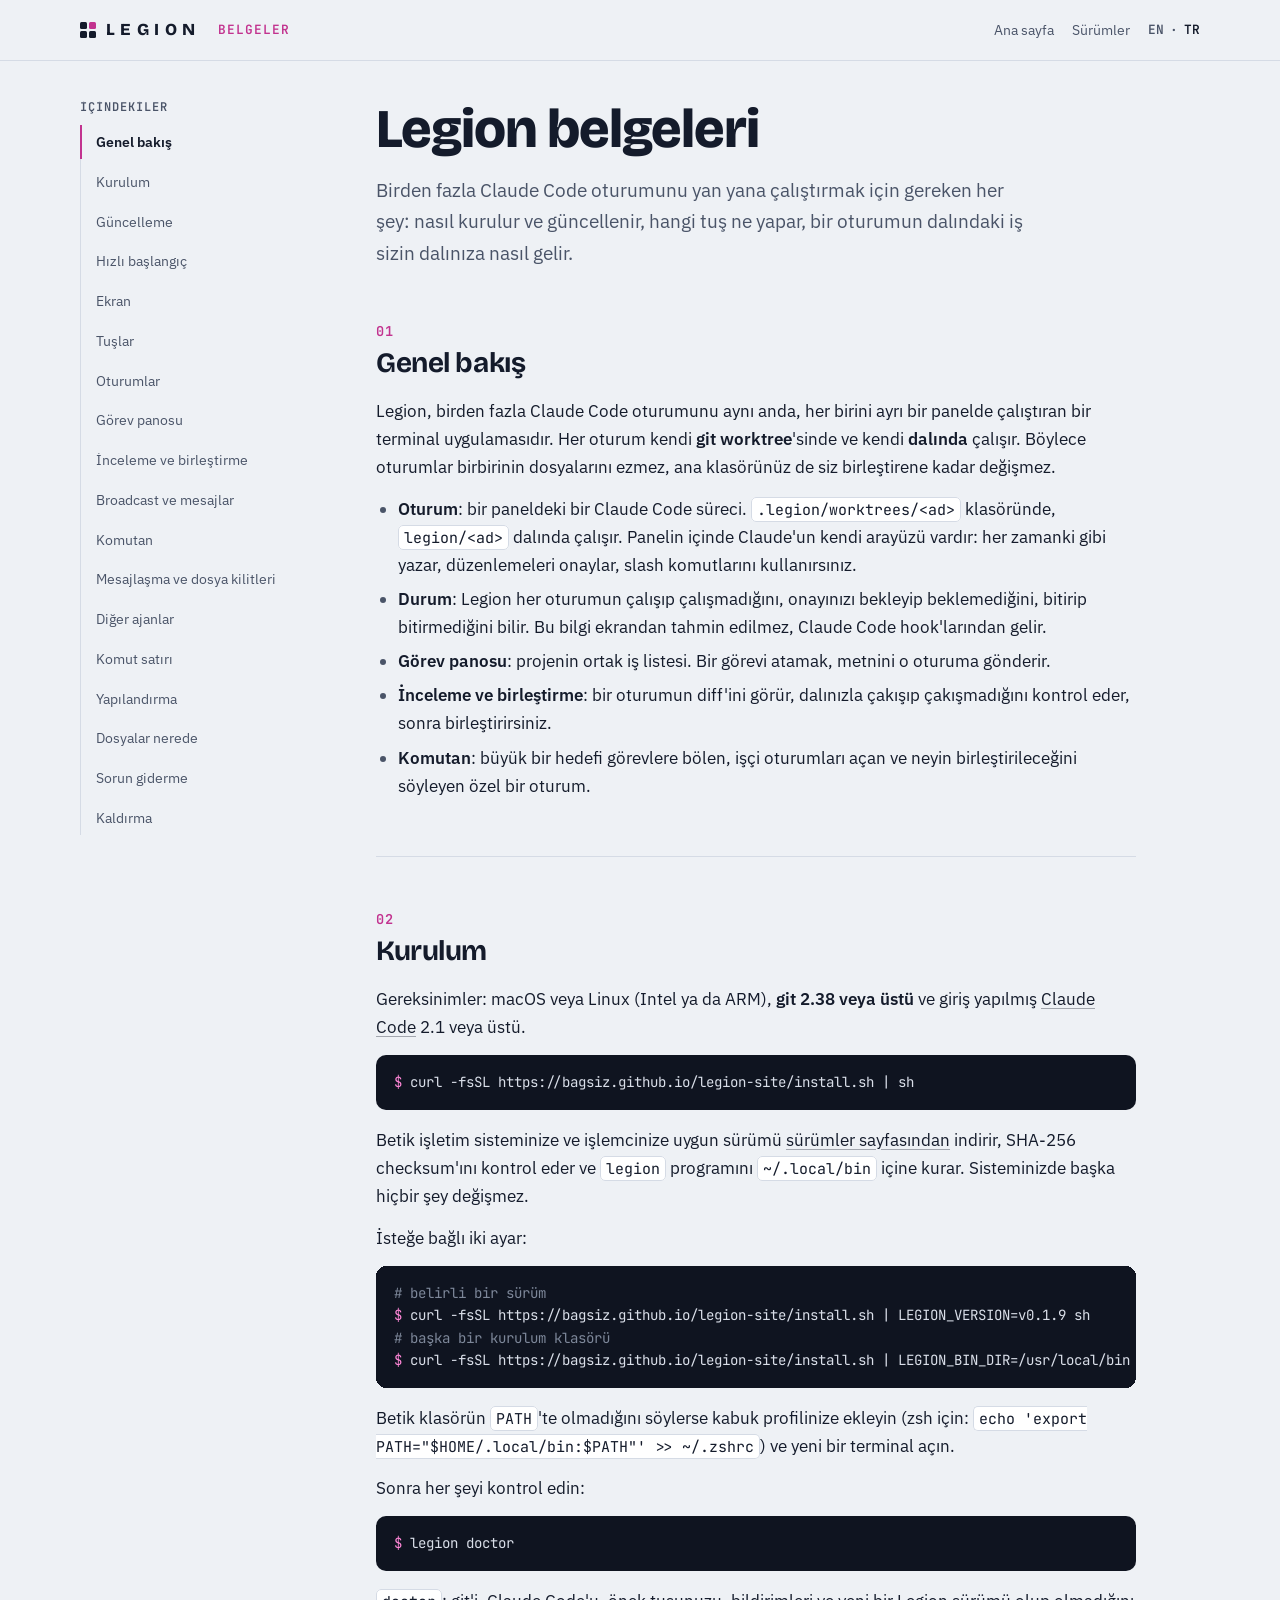
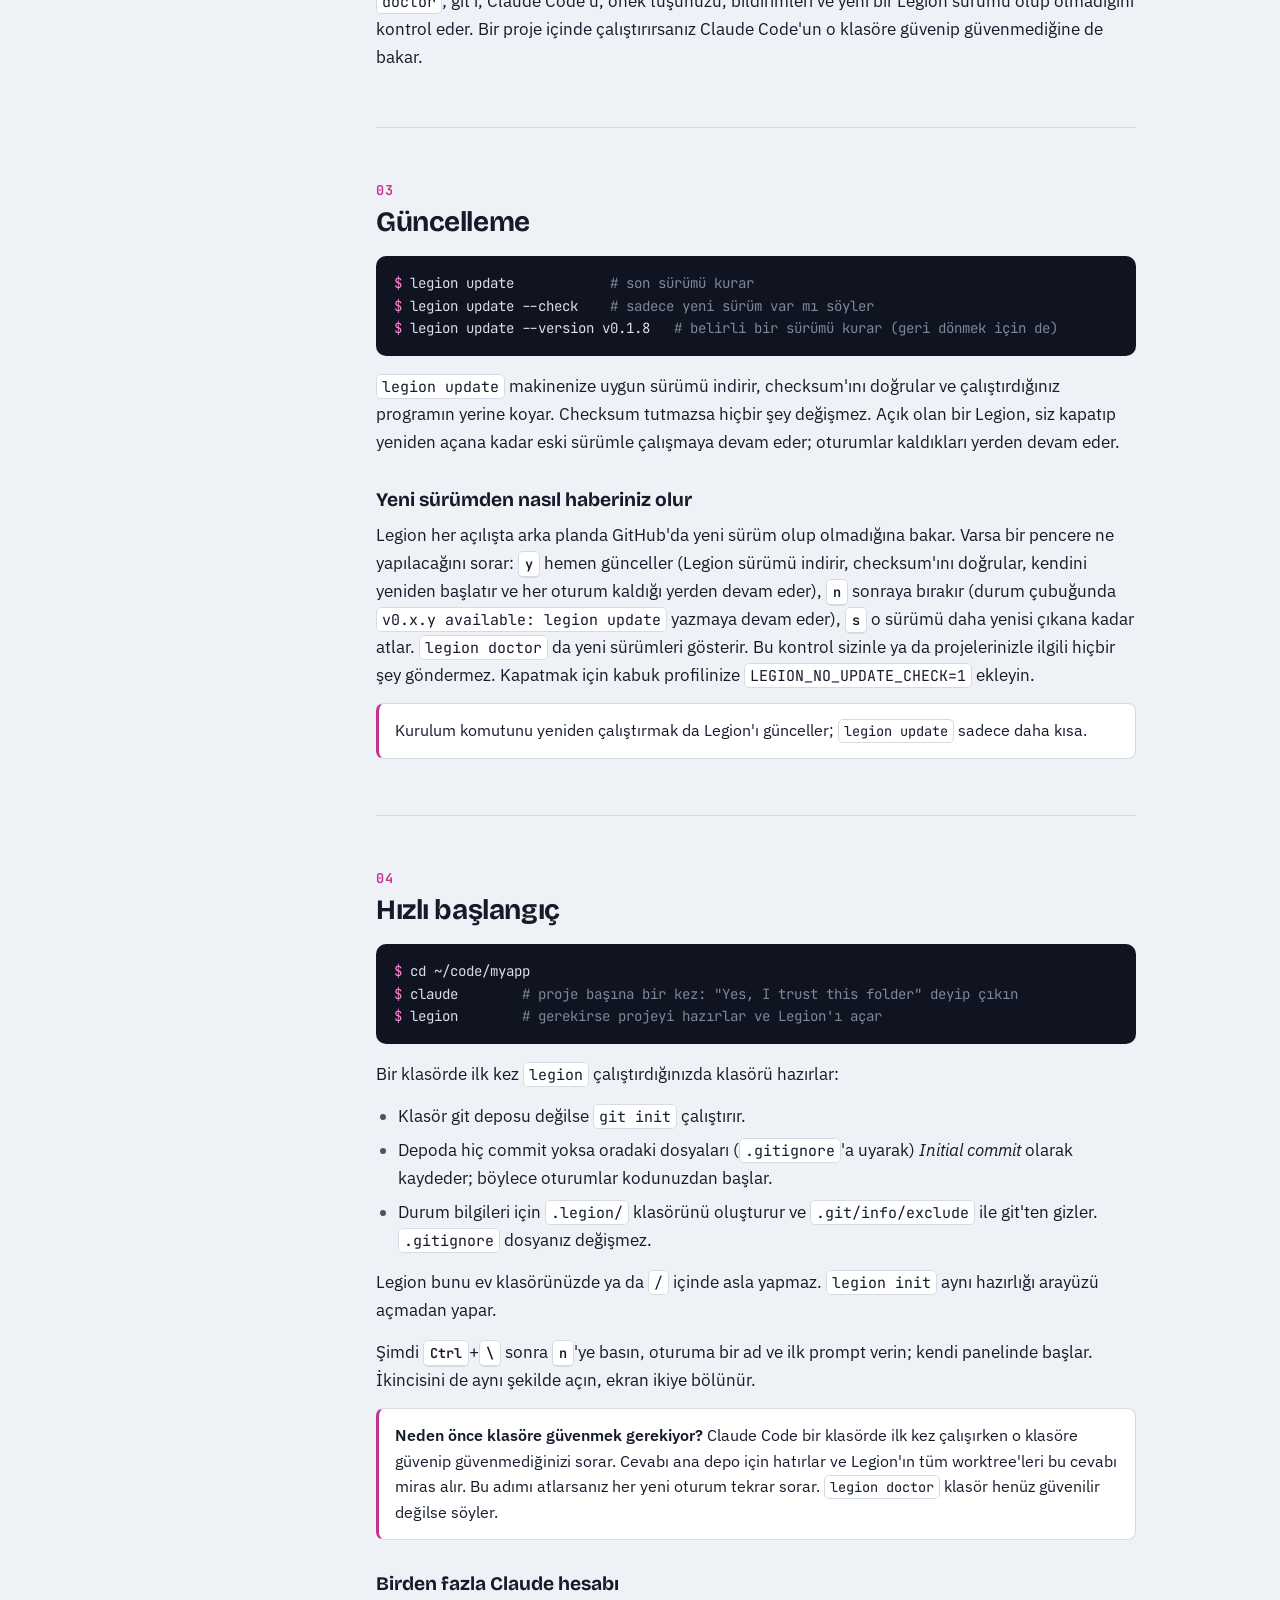
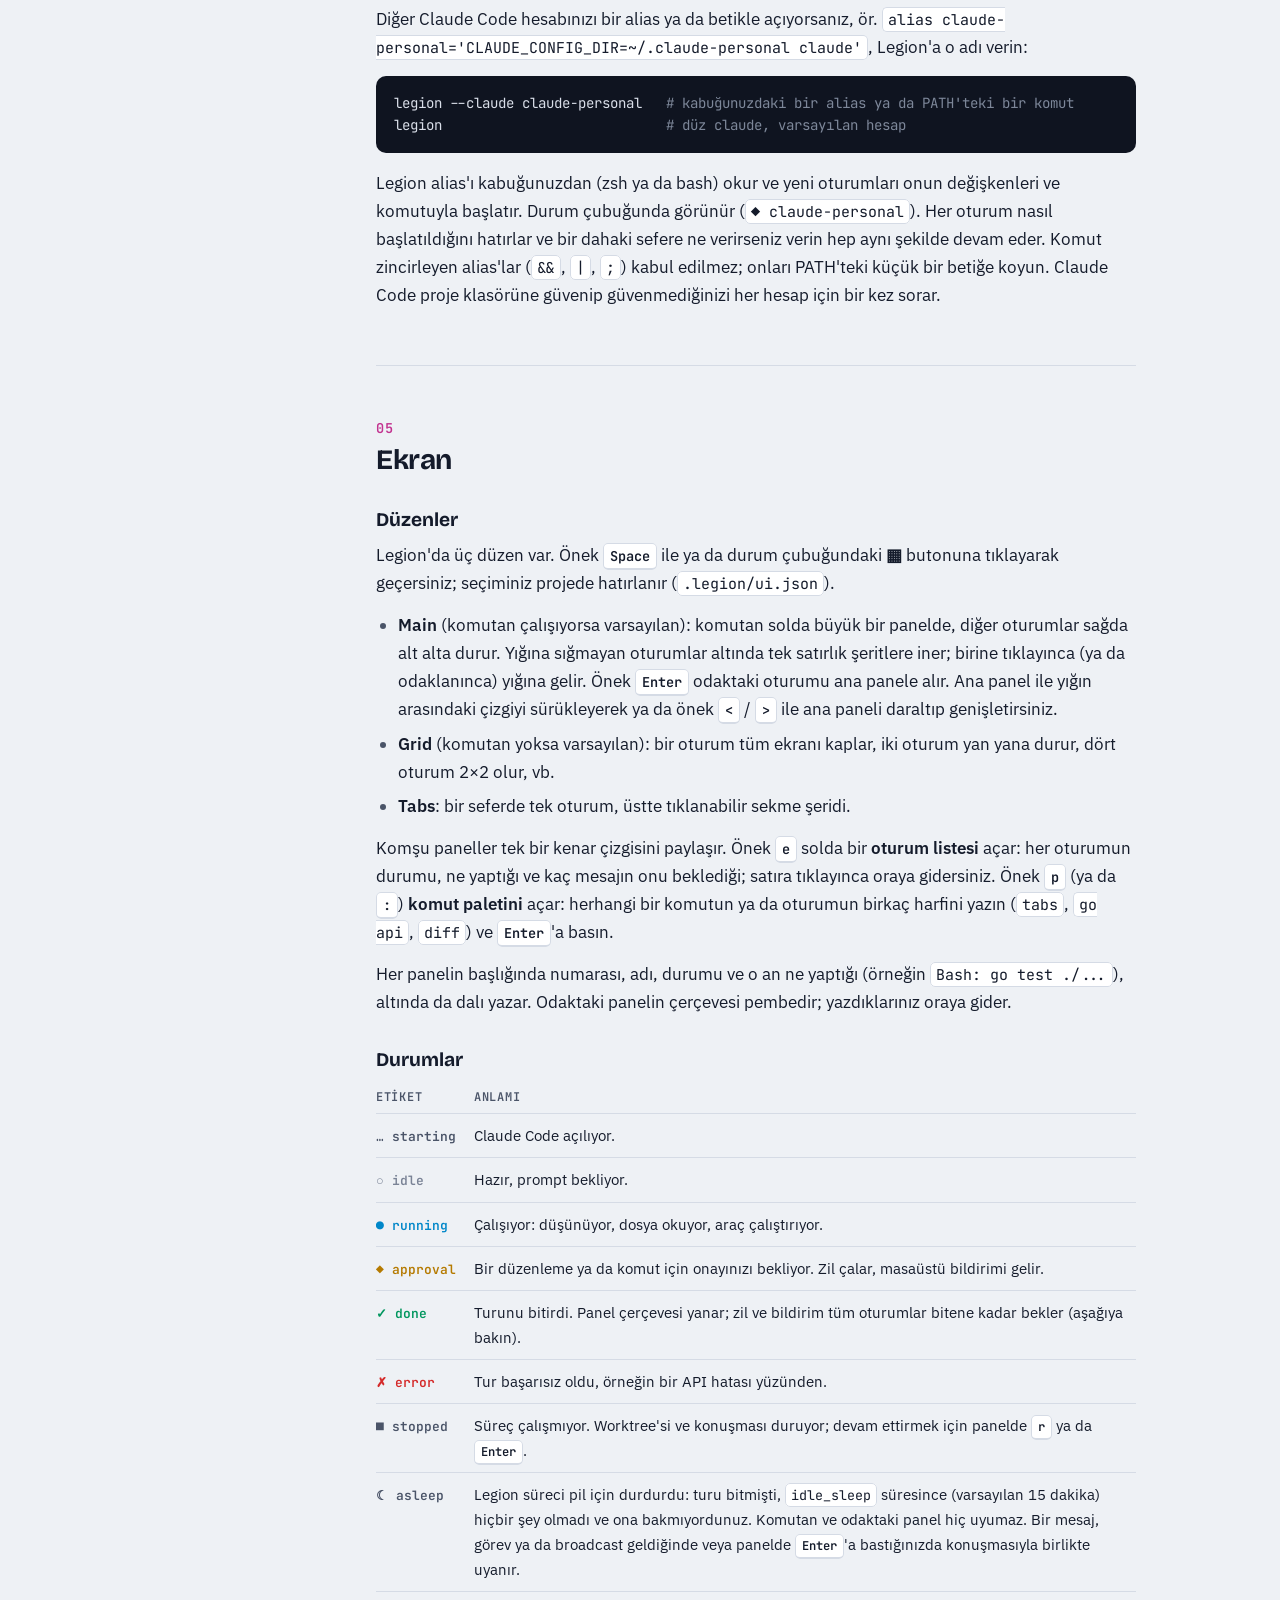
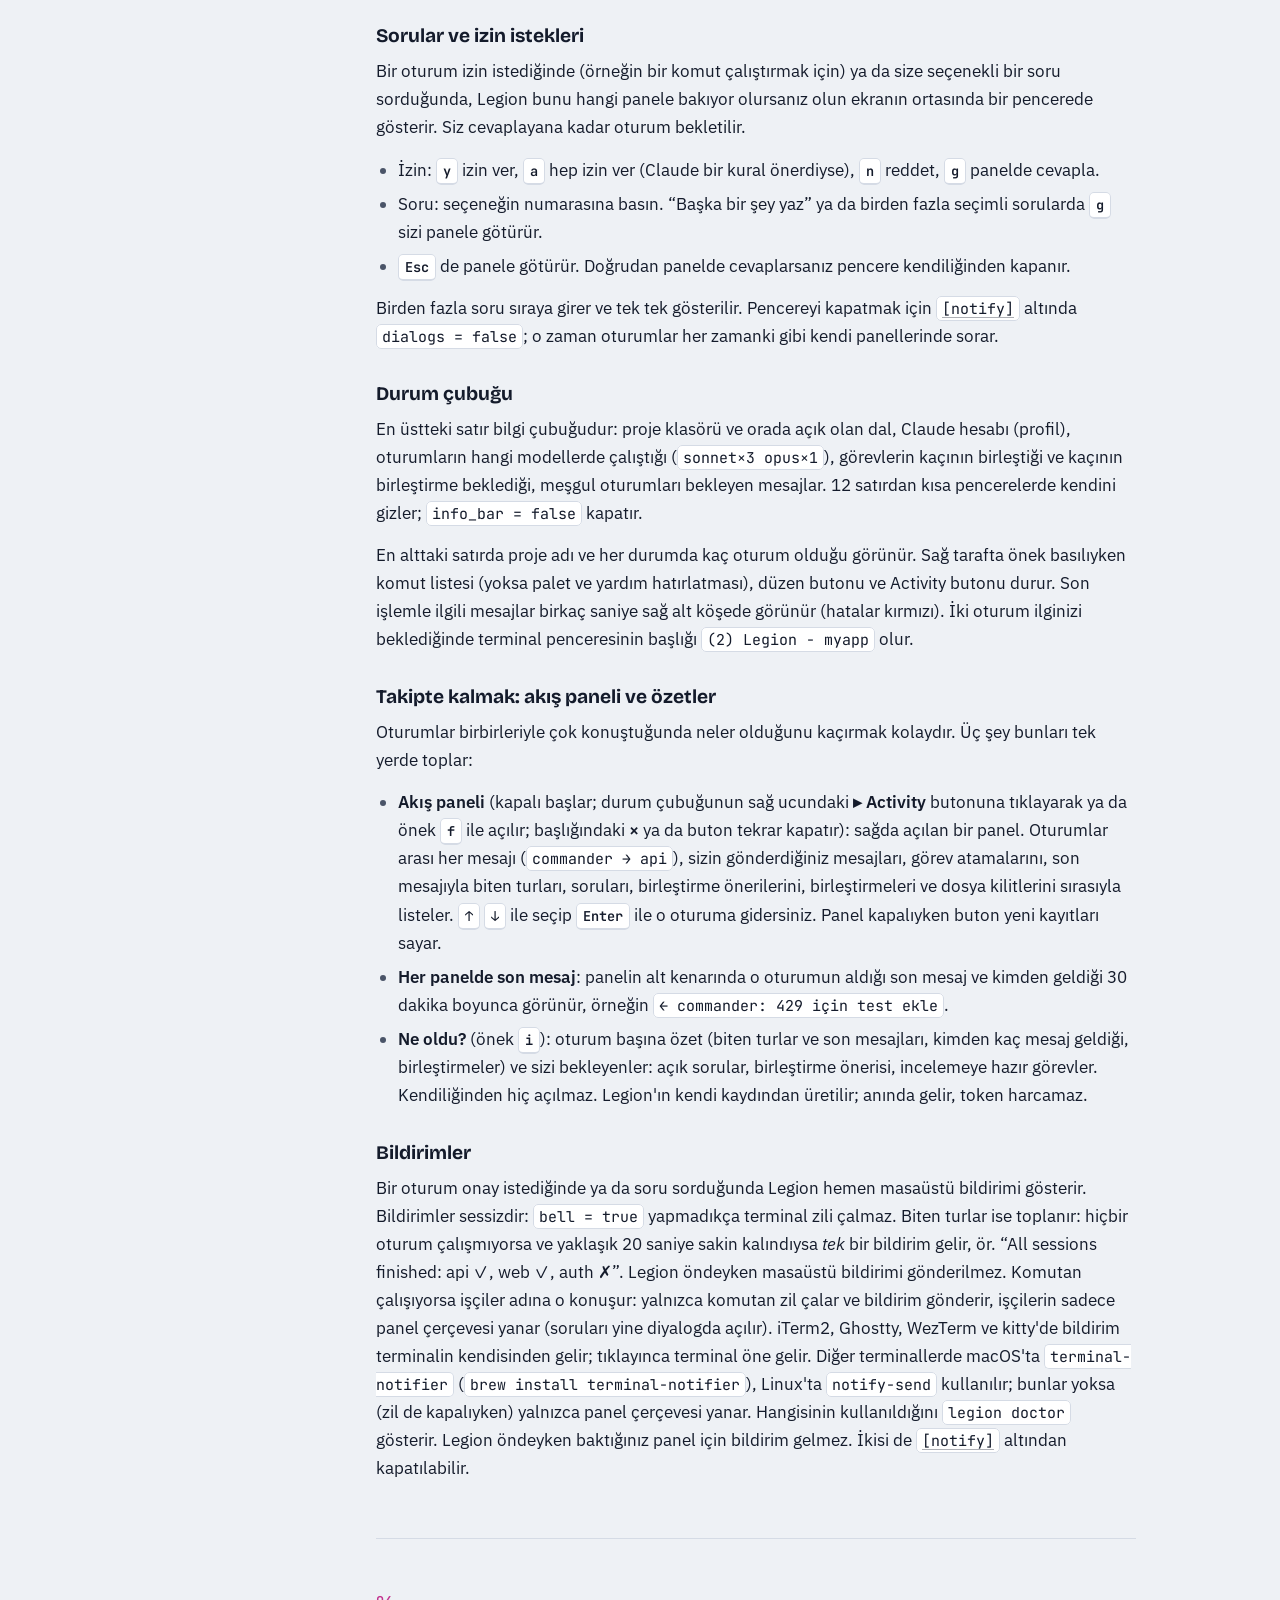
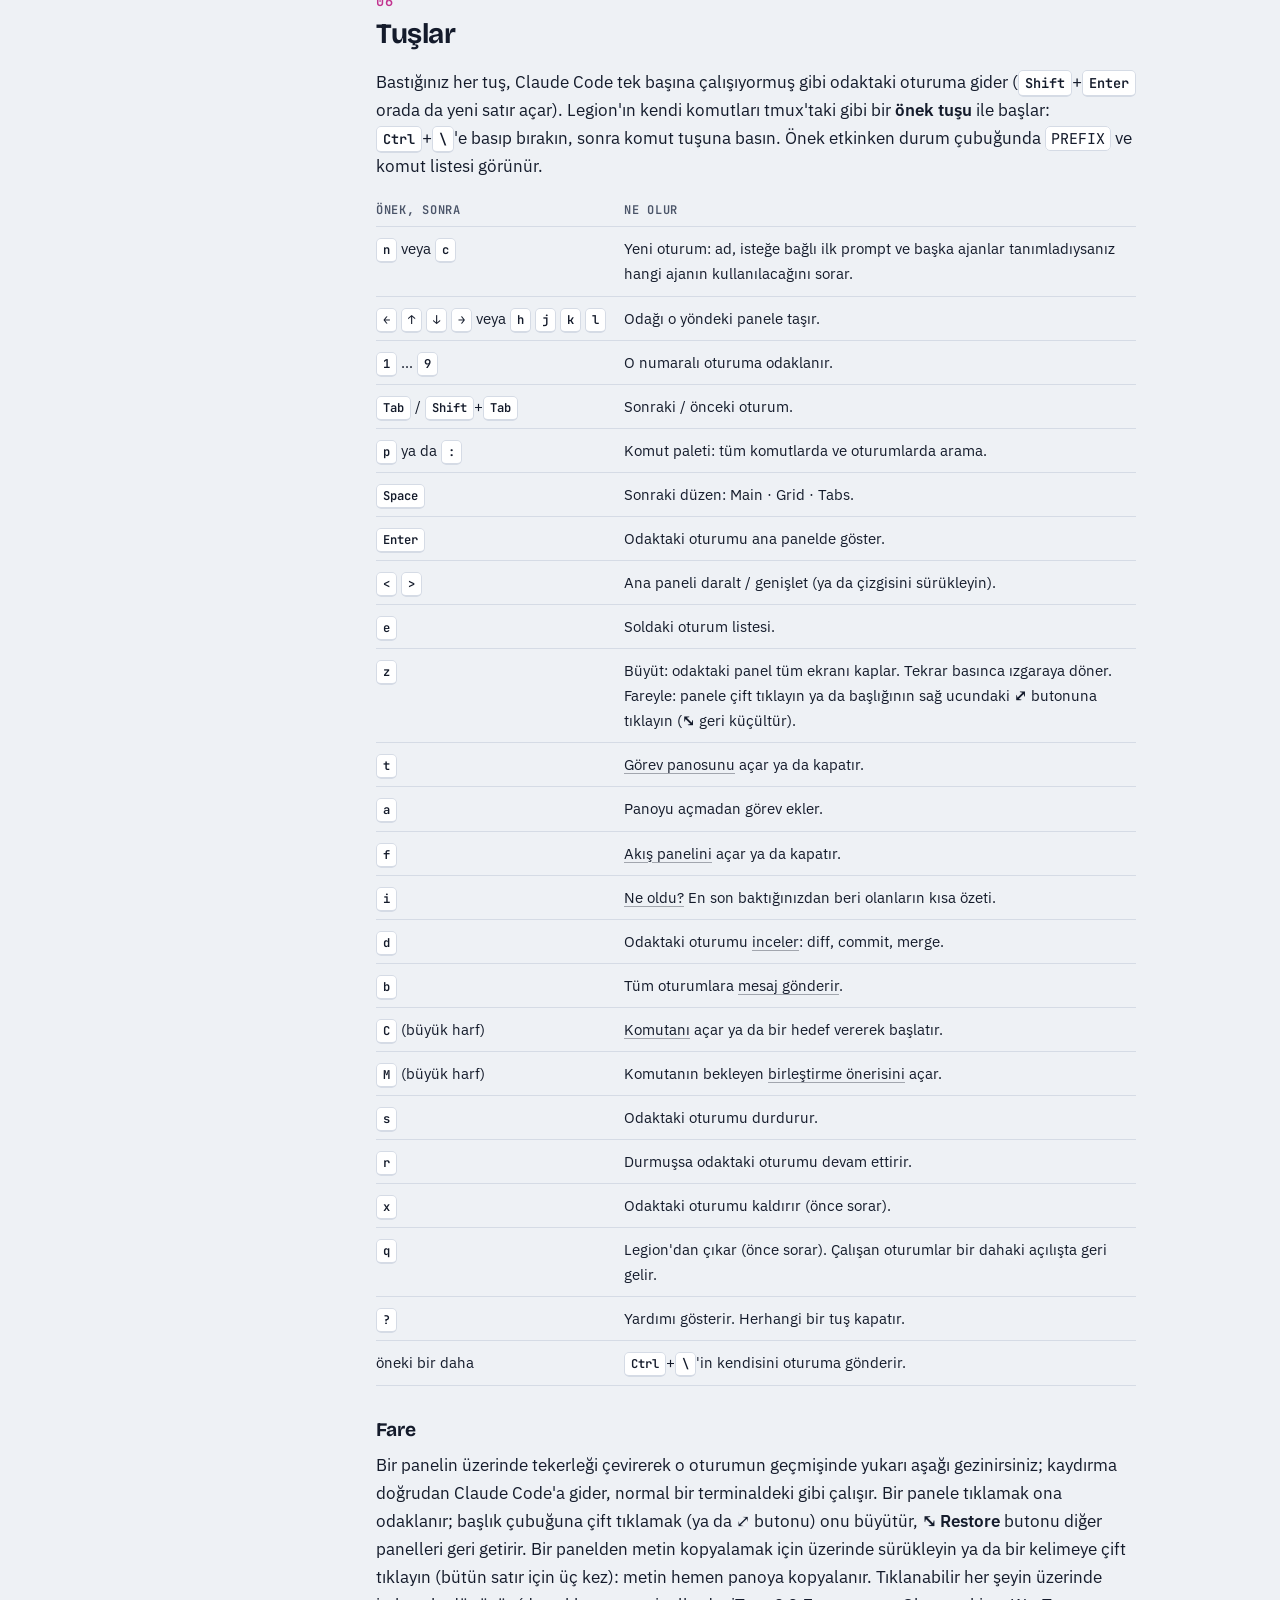
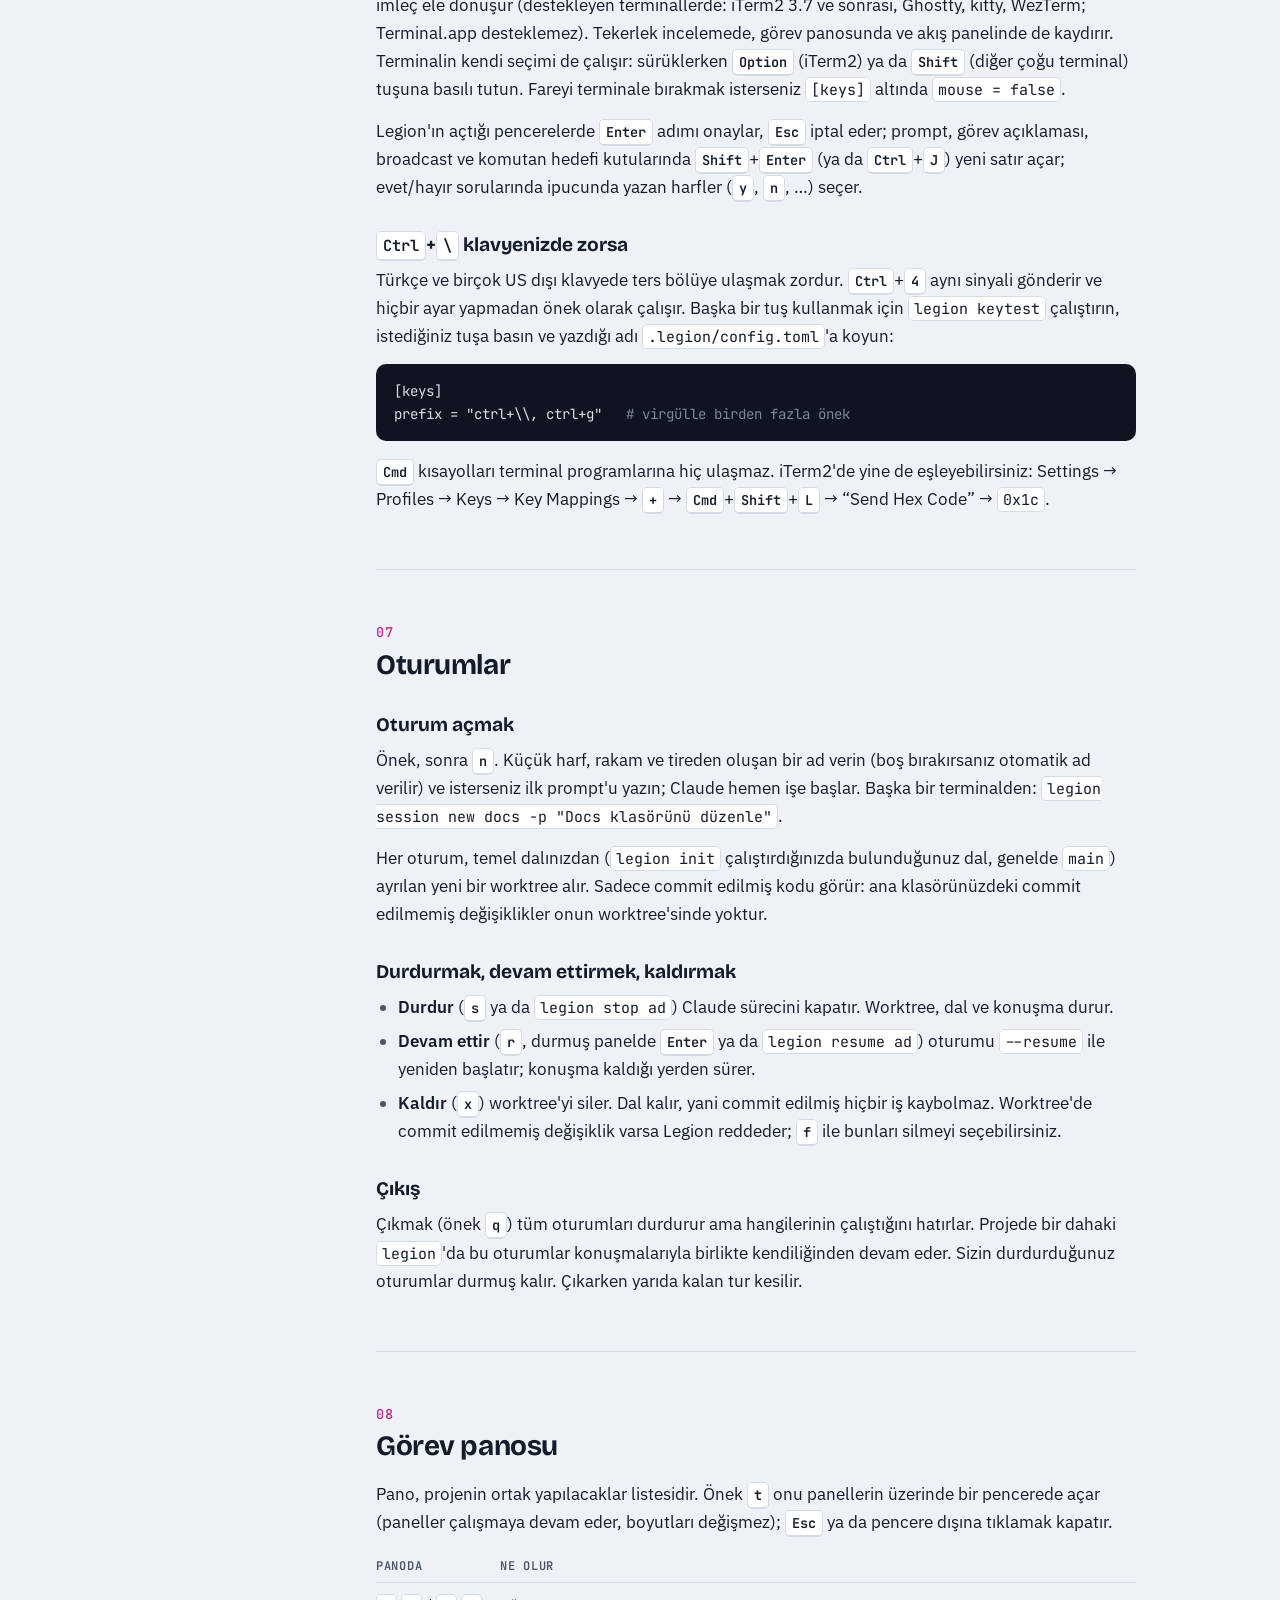
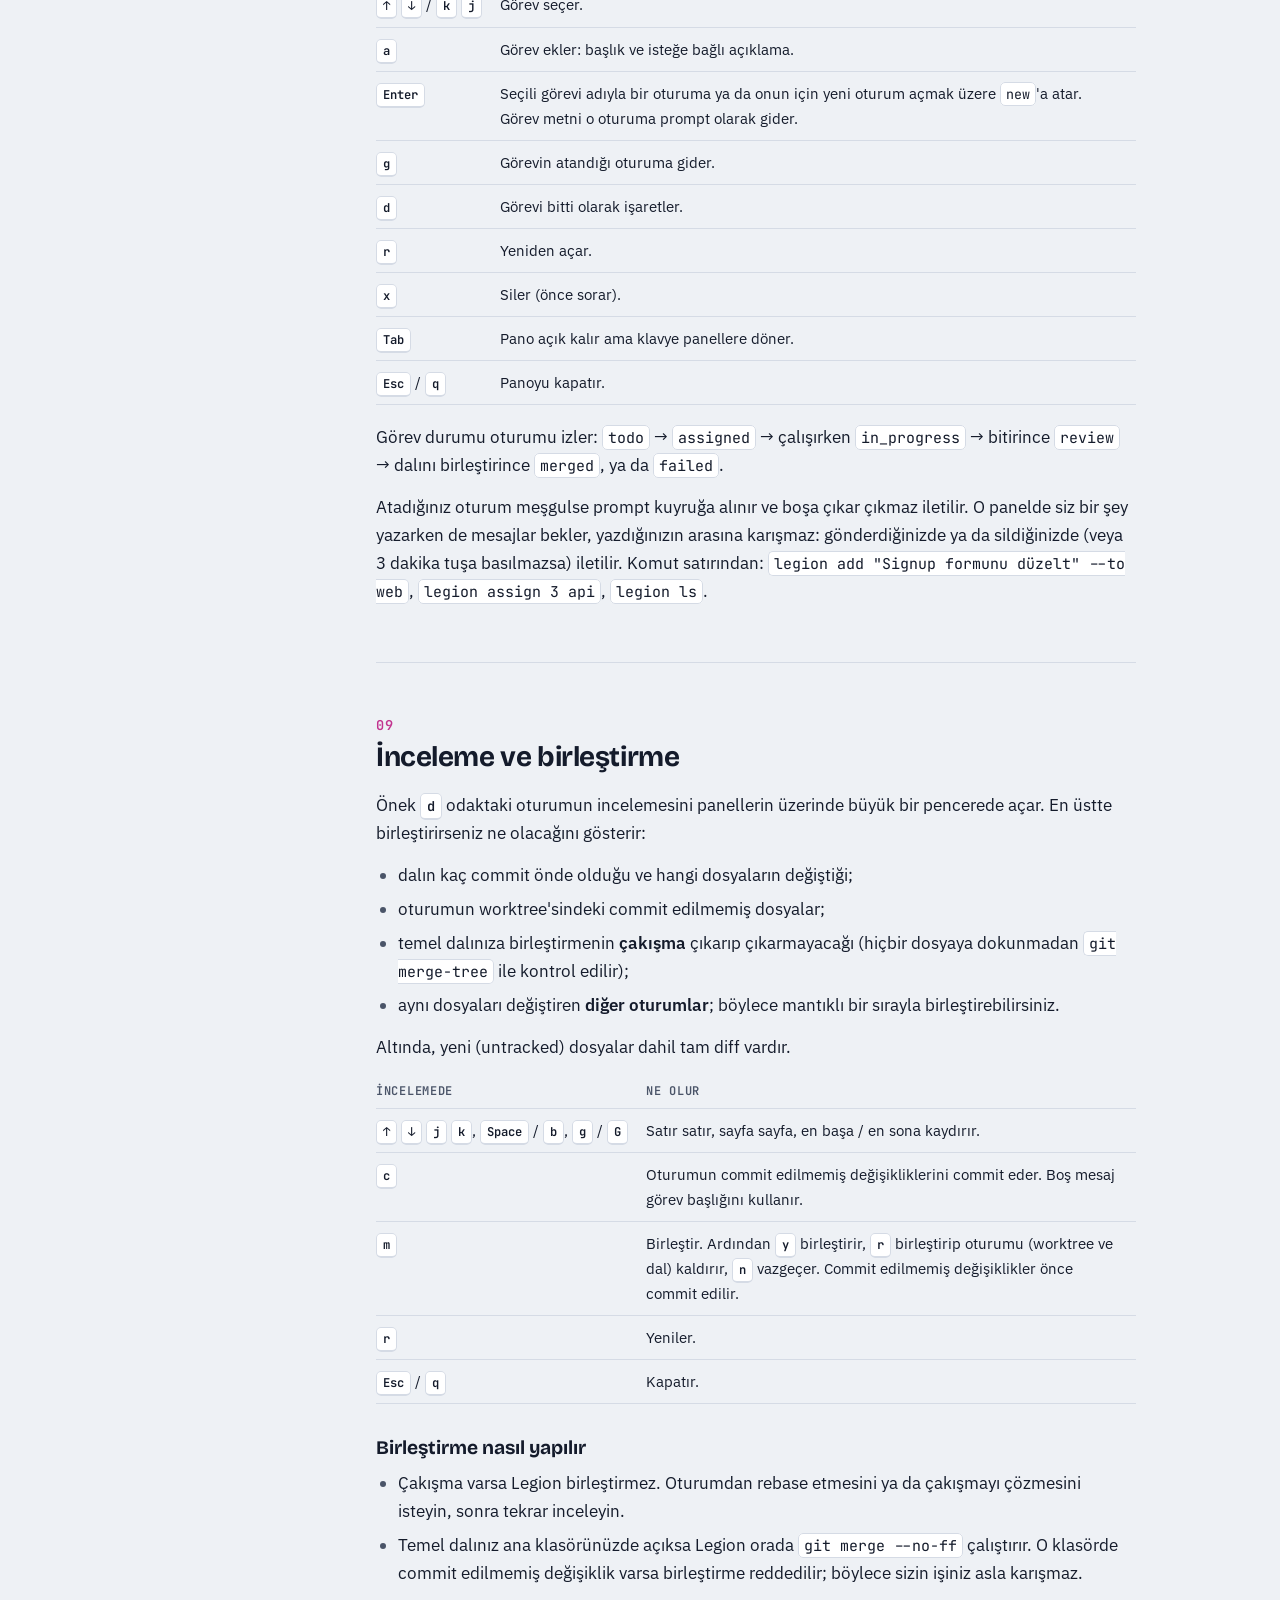
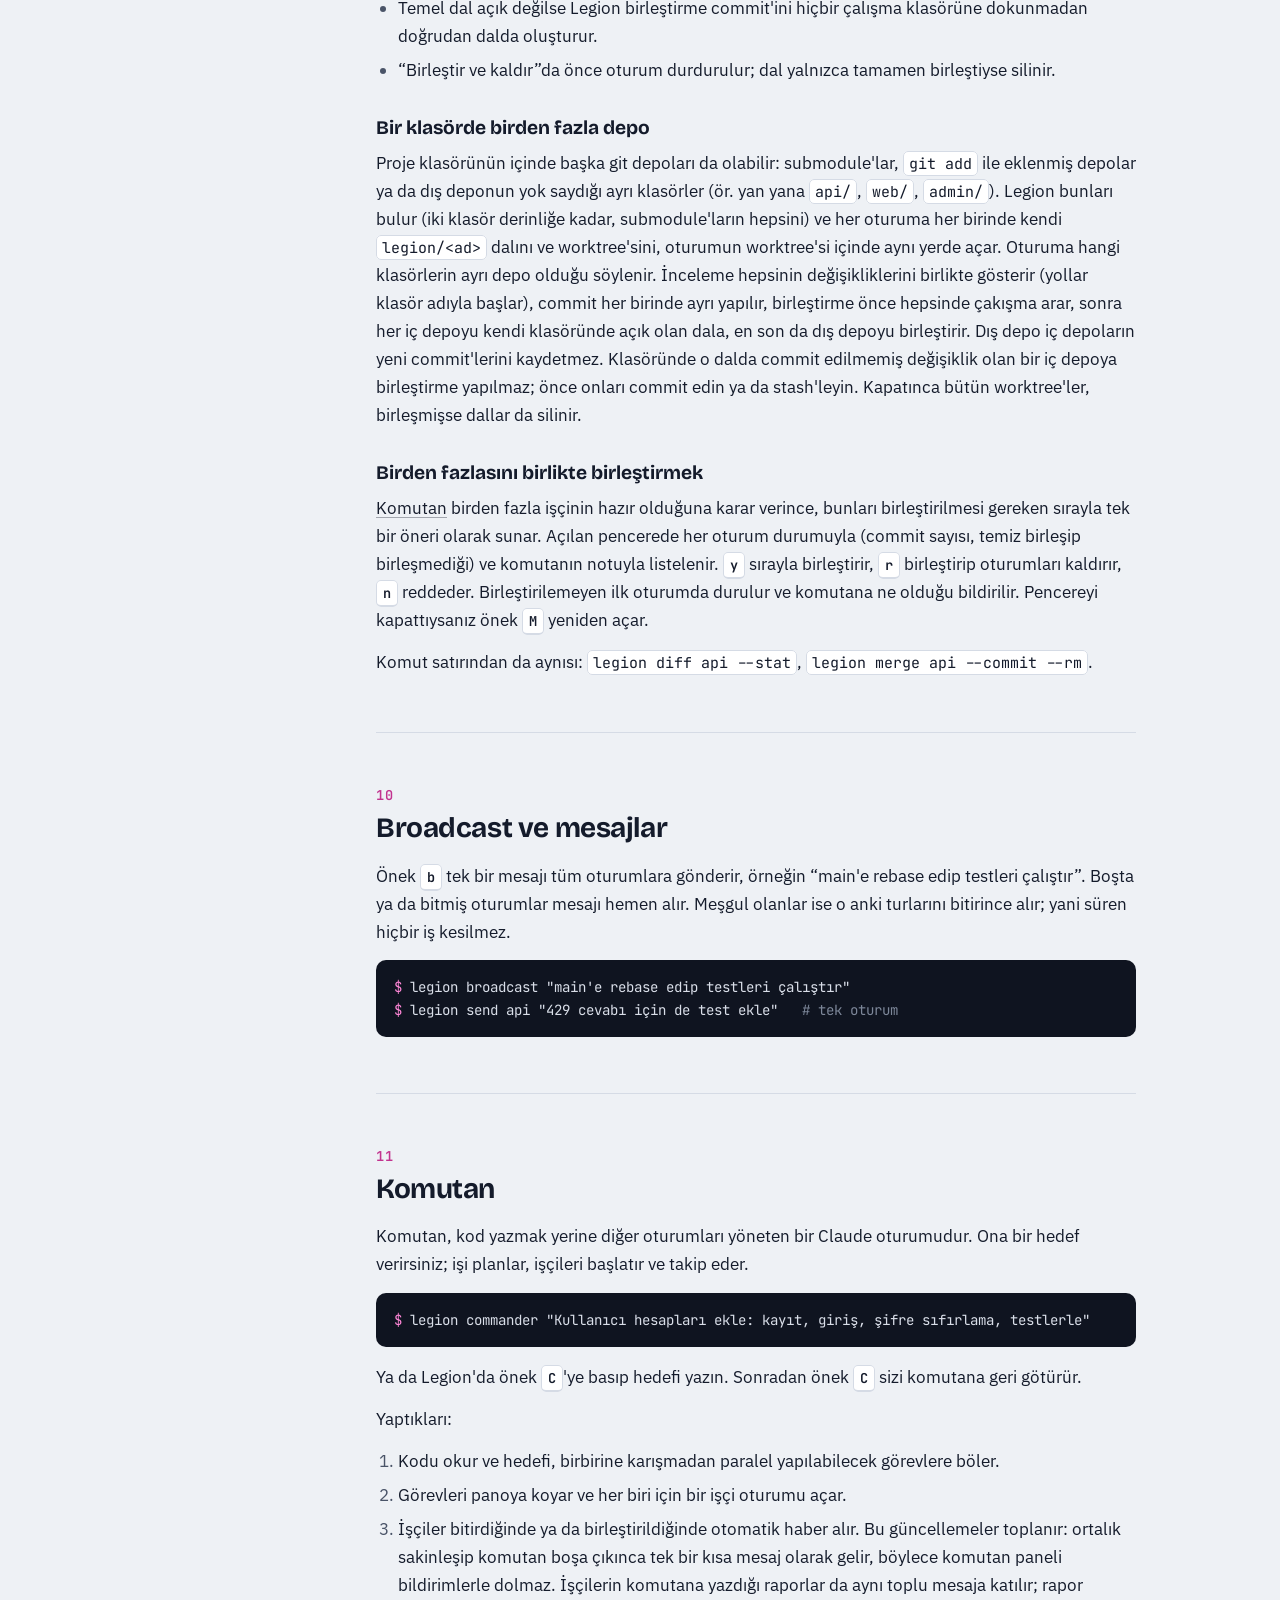
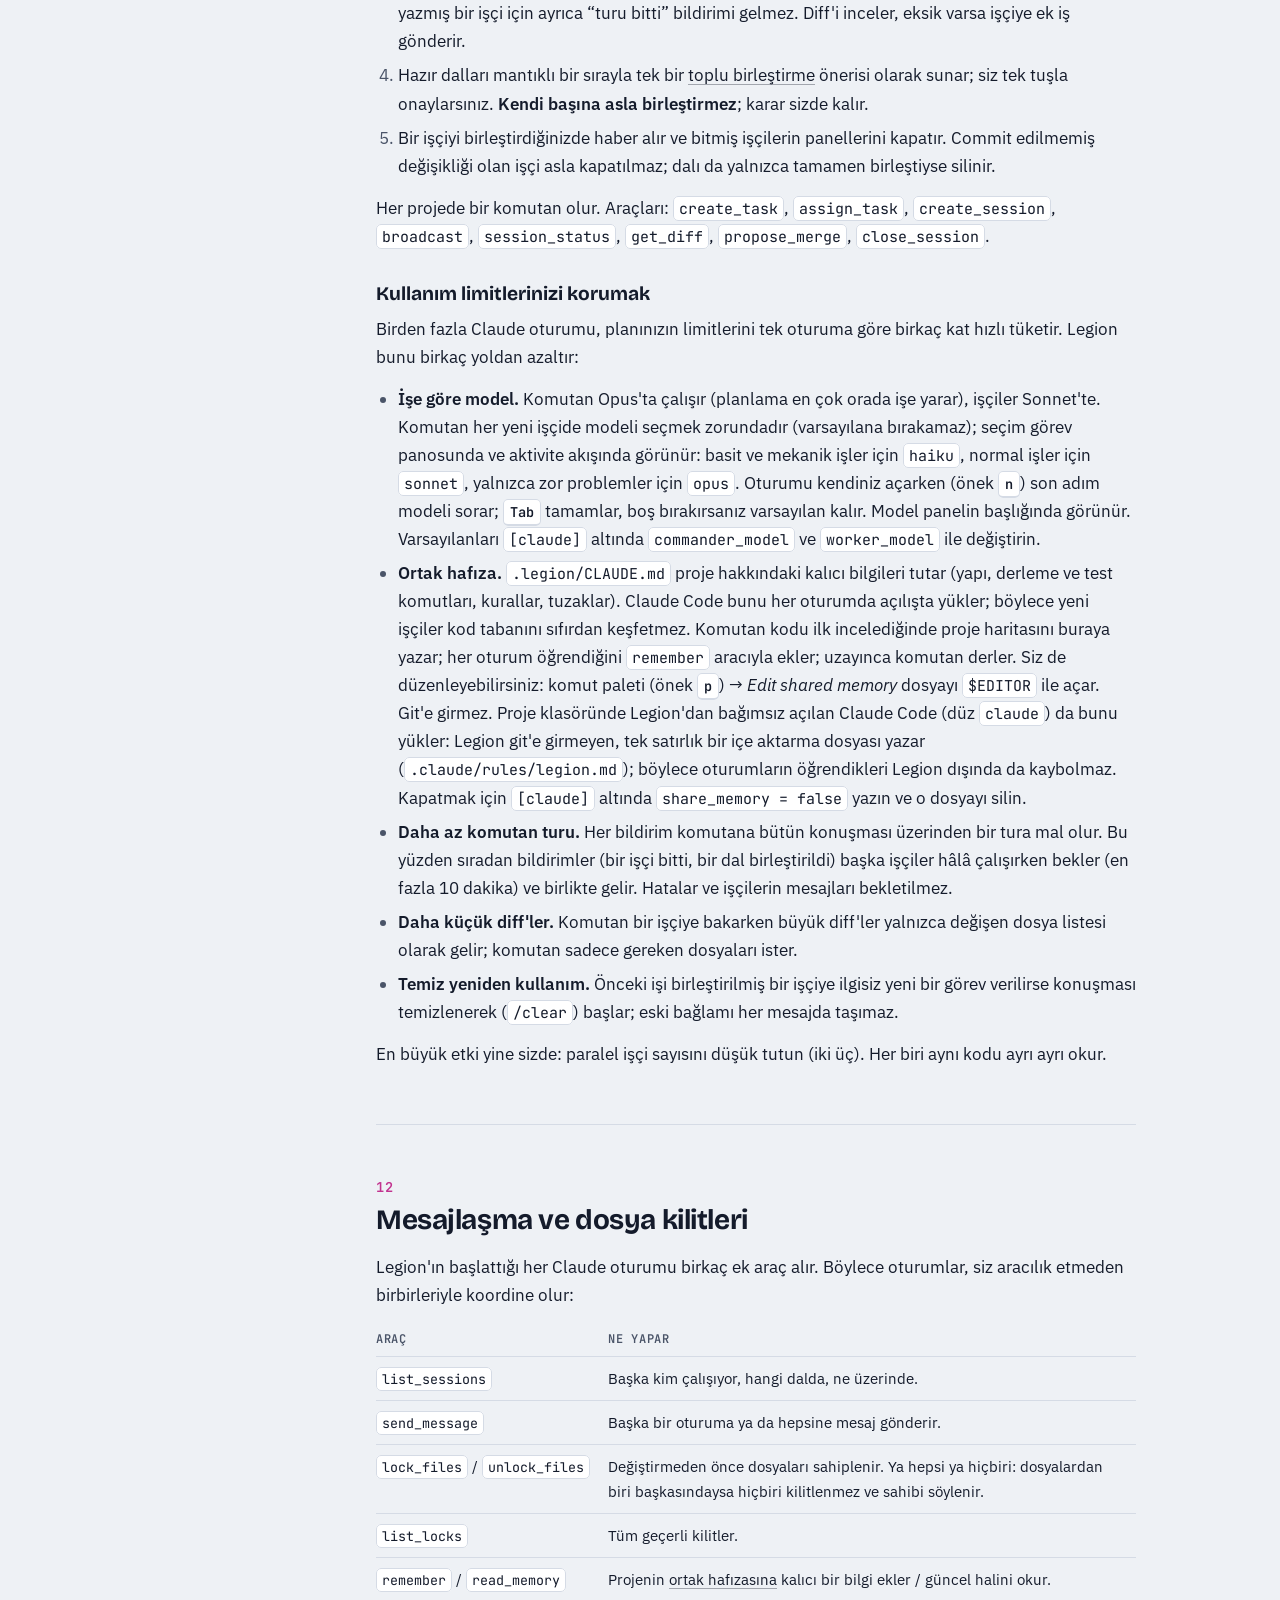
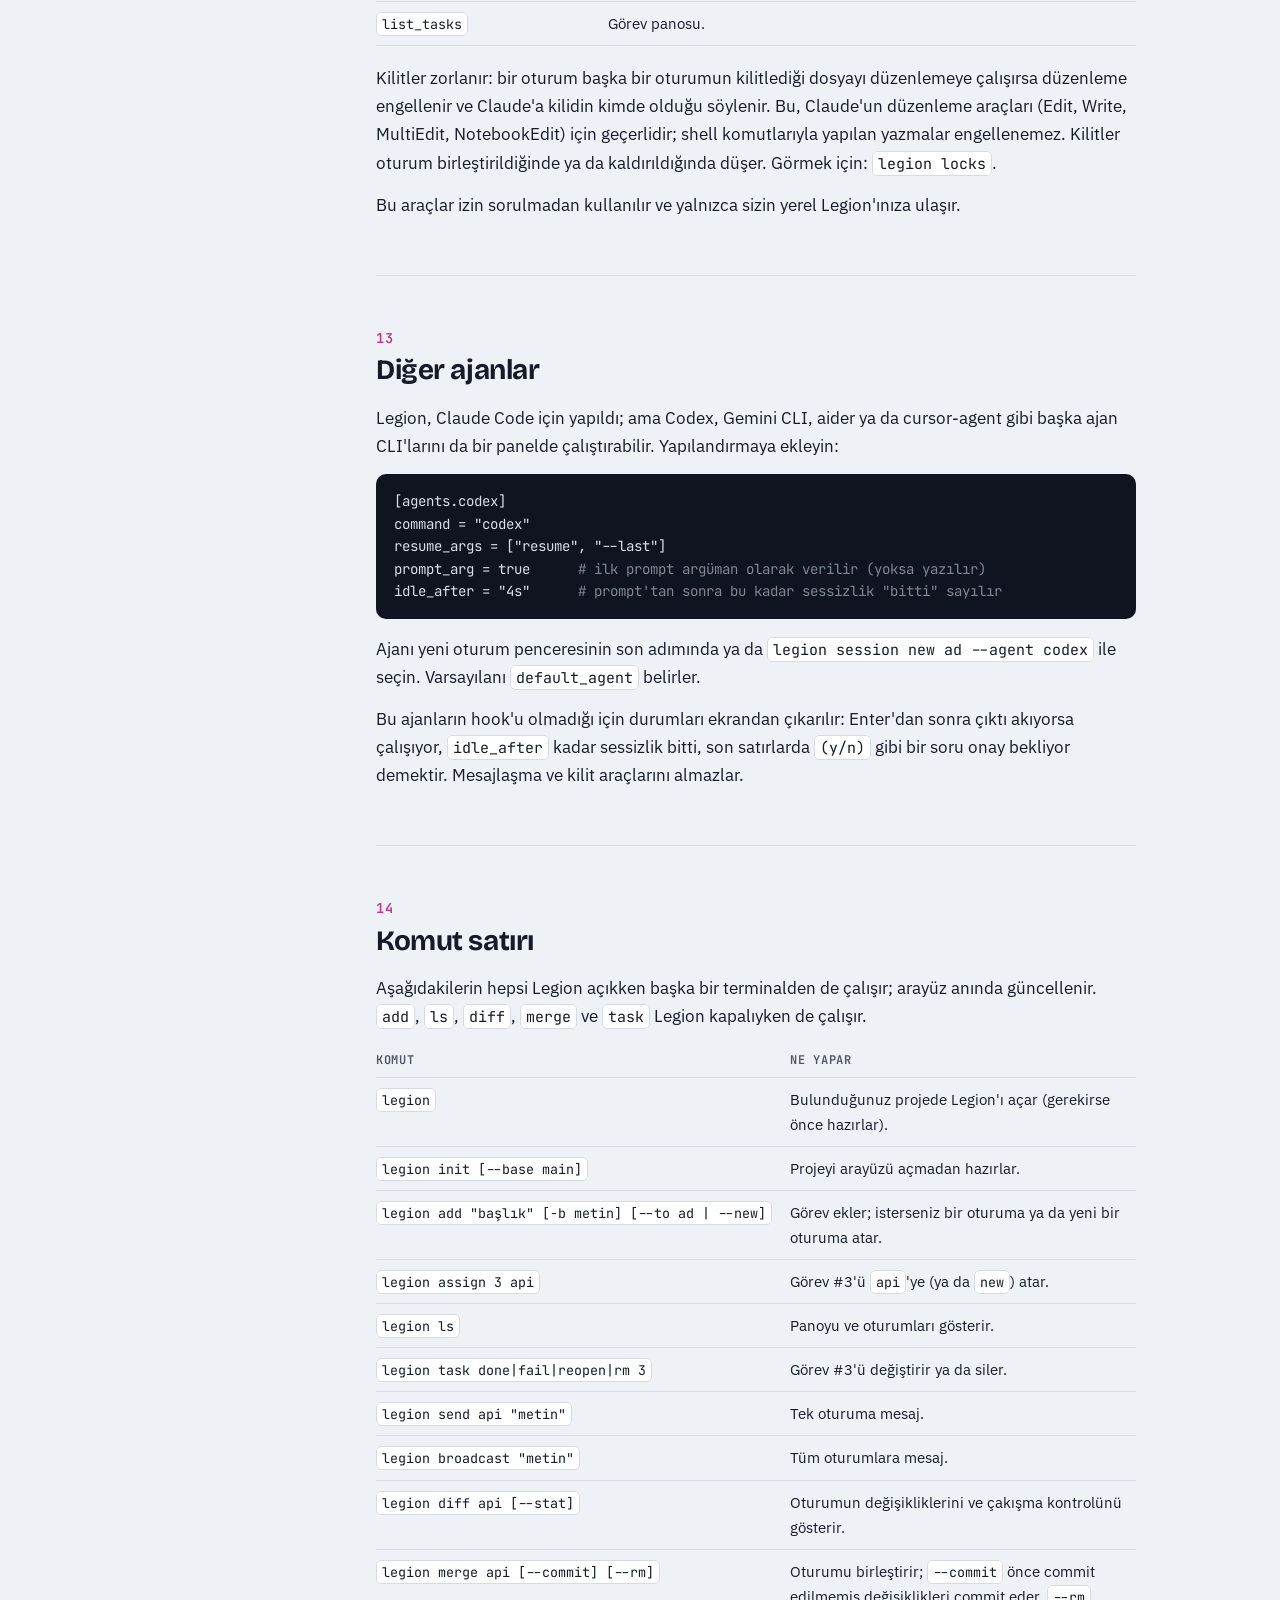
<file: tr/docs/index.html>
<!doctype html>
<html lang="tr">
<head>
<meta charset="utf-8">
<meta name="viewport" content="width=device-width, initial-scale=1, viewport-fit=cover">
<link rel="canonical" href="https://bagsiz.github.io/legion-site/tr/docs/">
<link rel="icon" href="https://bagsiz.github.io/legion-site/assets/favicon.svg" type="image/svg+xml">
<link rel="icon" href="https://bagsiz.github.io/legion-site/assets/favicon-32.png" sizes="32x32" type="image/png">
<link rel="apple-touch-icon" href="https://bagsiz.github.io/legion-site/assets/apple-touch-icon.png">
<link rel="manifest" href="https://bagsiz.github.io/legion-site/site.webmanifest">
<meta name="theme-color" content="#eef1f5">
<meta property="og:type" content="website">
<meta property="og:site_name" content="Legion">
<meta property="og:title" content="Legion Belgeler">
<meta property="og:description" content="Legion belgeleri: kurulum ve güncelleme, tüm tuşlar ve komutlar, görev panosu, inceleme ve birleştirme, komutan, yapılandırma ve sorun giderme.">
<meta property="og:url" content="https://bagsiz.github.io/legion-site/tr/docs/">
<meta property="og:locale" content="tr_TR">
<meta property="og:image" content="https://bagsiz.github.io/legion-site/assets/og-tr.png">
<meta property="og:image:width" content="1200">
<meta property="og:image:height" content="630">
<meta name="twitter:card" content="summary_large_image">
<meta name="twitter:title" content="Legion Belgeler">
<meta name="twitter:description" content="Legion belgeleri: kurulum ve güncelleme, tüm tuşlar ve komutlar, görev panosu, inceleme ve birleştirme, komutan, yapılandırma ve sorun giderme.">
<meta name="twitter:image" content="https://bagsiz.github.io/legion-site/assets/og-tr.png">
<link rel="alternate" hreflang="en" href="https://bagsiz.github.io/legion-site/docs/">
<link rel="alternate" hreflang="tr" href="https://bagsiz.github.io/legion-site/tr/docs/">
<link rel="alternate" hreflang="x-default" href="https://bagsiz.github.io/legion-site/docs/">
<style>:root{padding-top:env(safe-area-inset-top,0px);padding-bottom:env(safe-area-inset-bottom,0px)}body{margin:0}img{max-width:100%}[hidden]{display:none!important}</style>
</head>
<body>
<title>Legion Belgeler</title>
<meta name="description" content="Legion belgeleri: kurulum ve güncelleme, tüm tuşlar ve komutlar, görev panosu, inceleme ve birleştirme, komutan, yapılandırma ve sorun giderme.">
<link rel="preconnect" href="https://fonts.googleapis.com">
<link rel="preconnect" href="https://fonts.gstatic.com" crossorigin>
<link rel="stylesheet" href="https://fonts.googleapis.com/css2?family=Bricolage+Grotesque:opsz,wght@12..96,700;12..96,800&family=IBM+Plex+Sans:wght@400;500;600&family=JetBrains+Mono:wght@400;600&display=swap">
<link rel="stylesheet" href="../../assets/docs.css">

<header class="top">
  <div class="wrap">
    <a class="wordmark" href="../" aria-label="Legion ana sayfa"><span class="glyph" aria-hidden="true"><i></i><i></i><i></i><i></i></span>LEGION</a>
    <span class="tag">Belgeler</span>
    <span class="spacer"></span>
    <nav aria-label="Site">
      <a class="home" href="../">Ana sayfa</a>
      <a href="https://github.com/bagsiz/legion-site/releases">Sürümler</a>
      <span class="lang"><a href="../../docs/" hreflang="en" lang="en">EN</a><span aria-hidden="true">·</span><a aria-current="page">TR</a></span>
    </nav>
  </div>
</header>

<div class="wrap layout">
  <aside class="toc" aria-label="İçindekiler">
    <p>İçindekiler</p>
    <ol>
      <li><a href="#genel">Genel bakış</a></li>
      <li><a href="#kurulum">Kurulum</a></li>
      <li><a href="#guncelleme">Güncelleme</a></li>
      <li><a href="#hizli-baslangic">Hızlı başlangıç</a></li>
      <li><a href="#ekran">Ekran</a></li>
      <li><a href="#tuslar">Tuşlar</a></li>
      <li><a href="#oturumlar">Oturumlar</a></li>
      <li><a href="#gorevler">Görev panosu</a></li>
      <li><a href="#inceleme">İnceleme ve birleştirme</a></li>
      <li><a href="#broadcast">Broadcast ve mesajlar</a></li>
      <li><a href="#komutan">Komutan</a></li>
      <li><a href="#isbirligi">Mesajlaşma ve dosya kilitleri</a></li>
      <li><a href="#ajanlar">Diğer ajanlar</a></li>
      <li><a href="#cli">Komut satırı</a></li>
      <li><a href="#yapilandirma">Yapılandırma</a></li>
      <li><a href="#dosyalar">Dosyalar nerede</a></li>
      <li><a href="#sorunlar">Sorun giderme</a></li>
      <li><a href="#kaldirma">Kaldırma</a></li>
    </ol>
  </aside>

  <main>
    <div class="intro">
      <h1>Legion belgeleri</h1>
      <p>Birden fazla Claude Code oturumunu yan yana çalıştırmak için gereken her şey: nasıl kurulur ve güncellenir, hangi tuş ne yapar, bir oturumun dalındaki iş sizin dalınıza nasıl gelir.</p>
    </div>

    <section id="genel">
      <h2><span class="n">01</span>Genel bakış</h2>
      <p>Legion, birden fazla Claude Code oturumunu aynı anda, her birini ayrı bir panelde çalıştıran bir terminal uygulamasıdır. Her oturum kendi <strong>git worktree</strong>'sinde ve kendi <strong>dalında</strong> çalışır. Böylece oturumlar birbirinin dosyalarını ezmez, ana klasörünüz de siz birleştirene kadar değişmez.</p>
      <ul>
        <li><strong>Oturum</strong>: bir paneldeki bir Claude Code süreci. <code>.legion/worktrees/&lt;ad&gt;</code> klasöründe, <code>legion/&lt;ad&gt;</code> dalında çalışır. Panelin içinde Claude'un kendi arayüzü vardır: her zamanki gibi yazar, düzenlemeleri onaylar, slash komutlarını kullanırsınız.</li>
        <li><strong>Durum</strong>: Legion her oturumun çalışıp çalışmadığını, onayınızı bekleyip beklemediğini, bitirip bitirmediğini bilir. Bu bilgi ekrandan tahmin edilmez, Claude Code hook'larından gelir.</li>
        <li><strong>Görev panosu</strong>: projenin ortak iş listesi. Bir görevi atamak, metnini o oturuma gönderir.</li>
        <li><strong>İnceleme ve birleştirme</strong>: bir oturumun diff'ini görür, dalınızla çakışıp çakışmadığını kontrol eder, sonra birleştirirsiniz.</li>
        <li><strong>Komutan</strong>: büyük bir hedefi görevlere bölen, işçi oturumları açan ve neyin birleştirileceğini söyleyen özel bir oturum.</li>
      </ul>
    </section>

    <section id="kurulum">
      <h2><span class="n">02</span>Kurulum</h2>
      <p>Gereksinimler: macOS veya Linux (Intel ya da ARM), <strong>git 2.38 veya üstü</strong> ve giriş yapılmış <a href="https://docs.claude.com/claude-code">Claude Code</a> 2.1 veya üstü.</p>
      <pre><code><span class="p">$ </span>curl -fsSL https://bagsiz.github.io/legion-site/install.sh | sh</code></pre>
      <p>Betik işletim sisteminize ve işlemcinize uygun sürümü <a href="https://github.com/bagsiz/legion-site/releases">sürümler sayfasından</a> indirir, SHA-256 checksum'ını kontrol eder ve <code>legion</code> programını <code>~/.local/bin</code> içine kurar. Sisteminizde başka hiçbir şey değişmez.</p>
      <p>İsteğe bağlı iki ayar:</p>
      <pre><code><span class="c"># belirli bir sürüm</span>
<span class="p">$ </span>curl -fsSL https://bagsiz.github.io/legion-site/install.sh | LEGION_VERSION=v0.1.9 sh
<span class="c"># başka bir kurulum klasörü</span>
<span class="p">$ </span>curl -fsSL https://bagsiz.github.io/legion-site/install.sh | LEGION_BIN_DIR=/usr/local/bin sh</code></pre>
      <p>Betik klasörün <code>PATH</code>'te olmadığını söylerse kabuk profilinize ekleyin (zsh için: <code>echo 'export PATH="$HOME/.local/bin:$PATH"' &gt;&gt; ~/.zshrc</code>) ve yeni bir terminal açın.</p>
      <p>Sonra her şeyi kontrol edin:</p>
      <pre><code><span class="p">$ </span>legion doctor</code></pre>
      <p><code>doctor</code>; git'i, Claude Code'u, önek tuşunuzu, bildirimleri ve yeni bir Legion sürümü olup olmadığını kontrol eder. Bir proje içinde çalıştırırsanız Claude Code'un o klasöre güvenip güvenmediğine de bakar.</p>
    </section>

    <section id="guncelleme">
      <h2><span class="n">03</span>Güncelleme</h2>
      <pre><code><span class="p">$ </span>legion update            <span class="c"># son sürümü kurar</span>
<span class="p">$ </span>legion update --check    <span class="c"># sadece yeni sürüm var mı söyler</span>
<span class="p">$ </span>legion update --version v0.1.8   <span class="c"># belirli bir sürümü kurar (geri dönmek için de)</span></code></pre>
      <p><code>legion update</code> makinenize uygun sürümü indirir, checksum'ını doğrular ve çalıştırdığınız programın yerine koyar. Checksum tutmazsa hiçbir şey değişmez. Açık olan bir Legion, siz kapatıp yeniden açana kadar eski sürümle çalışmaya devam eder; oturumlar kaldıkları yerden devam eder.</p>
      <h3>Yeni sürümden nasıl haberiniz olur</h3>
      <p>Legion her açılışta arka planda GitHub'da yeni sürüm olup olmadığına bakar. Varsa bir pencere ne yapılacağını sorar: <kbd>y</kbd> hemen günceller (Legion sürümü indirir, checksum'ını doğrular, kendini yeniden başlatır ve her oturum kaldığı yerden devam eder), <kbd>n</kbd> sonraya bırakır (durum çubuğunda <code>v0.x.y available: legion update</code> yazmaya devam eder), <kbd>s</kbd> o sürümü daha yenisi çıkana kadar atlar. <code>legion doctor</code> da yeni sürümleri gösterir. Bu kontrol sizinle ya da projelerinizle ilgili hiçbir şey göndermez. Kapatmak için kabuk profilinize <code>LEGION_NO_UPDATE_CHECK=1</code> ekleyin.</p>
      <div class="note"><p>Kurulum komutunu yeniden çalıştırmak da Legion'ı günceller; <code>legion update</code> sadece daha kısa.</p></div>
    </section>

    <section id="hizli-baslangic">
      <h2><span class="n">04</span>Hızlı başlangıç</h2>
      <pre><code><span class="p">$ </span>cd ~/code/myapp
<span class="p">$ </span>claude        <span class="c"># proje başına bir kez: "Yes, I trust this folder" deyip çıkın</span>
<span class="p">$ </span>legion        <span class="c"># gerekirse projeyi hazırlar ve Legion'ı açar</span></code></pre>
      <p>Bir klasörde ilk kez <code>legion</code> çalıştırdığınızda klasörü hazırlar:</p>
      <ul>
        <li>Klasör git deposu değilse <code>git init</code> çalıştırır.</li>
        <li>Depoda hiç commit yoksa oradaki dosyaları (<code>.gitignore</code>'a uyarak) <em>Initial commit</em> olarak kaydeder; böylece oturumlar kodunuzdan başlar.</li>
        <li>Durum bilgileri için <code>.legion/</code> klasörünü oluşturur ve <code>.git/info/exclude</code> ile git'ten gizler. <code>.gitignore</code> dosyanız değişmez.</li>
      </ul>
      <p>Legion bunu ev klasörünüzde ya da <code>/</code> içinde asla yapmaz. <code>legion init</code> aynı hazırlığı arayüzü açmadan yapar.</p>
      <p>Şimdi <kbd>Ctrl</kbd>+<kbd>\</kbd> sonra <kbd>n</kbd>'ye basın, oturuma bir ad ve ilk prompt verin; kendi panelinde başlar. İkincisini de aynı şekilde açın, ekran ikiye bölünür.</p>
      <div class="note"><p><b>Neden önce klasöre güvenmek gerekiyor?</b> Claude Code bir klasörde ilk kez çalışırken o klasöre güvenip güvenmediğinizi sorar. Cevabı ana depo için hatırlar ve Legion'ın tüm worktree'leri bu cevabı miras alır. Bu adımı atlarsanız her yeni oturum tekrar sorar. <code>legion doctor</code> klasör henüz güvenilir değilse söyler.</p></div>
      <h3 id="profil">Birden fazla Claude hesabı</h3>
      <p>Diğer Claude Code hesabınızı bir alias ya da betikle açıyorsanız, ör. <code>alias claude-personal='CLAUDE_CONFIG_DIR=~/.claude-personal claude'</code>, Legion'a o adı verin:</p>
      <pre><code>legion --claude claude-personal   <span class="c"># kabuğunuzdaki bir alias ya da PATH'teki bir komut</span>
legion                            <span class="c"># düz claude, varsayılan hesap</span></code></pre>
      <p>Legion alias'ı kabuğunuzdan (zsh ya da bash) okur ve yeni oturumları onun değişkenleri ve komutuyla başlatır. Durum çubuğunda görünür (<code>◆ claude-personal</code>). Her oturum nasıl başlatıldığını hatırlar ve bir dahaki sefere ne verirseniz verin hep aynı şekilde devam eder. Komut zincirleyen alias'lar (<code>&amp;&amp;</code>, <code>|</code>, <code>;</code>) kabul edilmez; onları PATH'teki küçük bir betiğe koyun. Claude Code proje klasörüne güvenip güvenmediğinizi her hesap için bir kez sorar.</p>
    </section>

    <section id="ekran">
      <h2><span class="n">05</span>Ekran</h2>
      <h3 id="duzenler">Düzenler</h3>
      <p>Legion'da üç düzen var. Önek <kbd>Space</kbd> ile ya da durum çubuğundaki <strong>▦</strong> butonuna tıklayarak geçersiniz; seçiminiz projede hatırlanır (<code>.legion/ui.json</code>).</p>
      <ul>
        <li><strong>Main</strong> (komutan çalışıyorsa varsayılan): komutan solda büyük bir panelde, diğer oturumlar sağda alt alta durur. Yığına sığmayan oturumlar altında tek satırlık şeritlere iner; birine tıklayınca (ya da odaklanınca) yığına gelir. Önek <kbd>Enter</kbd> odaktaki oturumu ana panele alır. Ana panel ile yığın arasındaki çizgiyi sürükleyerek ya da önek <kbd>&lt;</kbd> / <kbd>&gt;</kbd> ile ana paneli daraltıp genişletirsiniz.</li>
        <li><strong>Grid</strong> (komutan yoksa varsayılan): bir oturum tüm ekranı kaplar, iki oturum yan yana durur, dört oturum 2×2 olur, vb.</li>
        <li><strong>Tabs</strong>: bir seferde tek oturum, üstte tıklanabilir sekme şeridi.</li>
      </ul>
      <p>Komşu paneller tek bir kenar çizgisini paylaşır. Önek <kbd>e</kbd> solda bir <strong>oturum listesi</strong> açar: her oturumun durumu, ne yaptığı ve kaç mesajın onu beklediği; satıra tıklayınca oraya gidersiniz. Önek <kbd>p</kbd> (ya da <kbd>:</kbd>) <strong>komut paletini</strong> açar: herhangi bir komutun ya da oturumun birkaç harfini yazın (<code>tabs</code>, <code>go api</code>, <code>diff</code>) ve <kbd>Enter</kbd>'a basın.</p>
      <p>Her panelin başlığında numarası, adı, durumu ve o an ne yaptığı (örneğin <code>Bash: go test ./...</code>), altında da dalı yazar. Odaktaki panelin çerçevesi pembedir; yazdıklarınız oraya gider.</p>
      <h3>Durumlar</h3>
      <div class="table-scroll"><table>
        <thead><tr><th>Etiket</th><th>Anlamı</th></tr></thead>
        <tbody>
          <tr><td><span class="st quiet">… starting</span></td><td>Claude Code açılıyor.</td></tr>
          <tr><td><span class="st idle">○ idle</span></td><td>Hazır, prompt bekliyor.</td></tr>
          <tr><td><span class="st run">● running</span></td><td>Çalışıyor: düşünüyor, dosya okuyor, araç çalıştırıyor.</td></tr>
          <tr><td><span class="st appr">◆ approval</span></td><td>Bir düzenleme ya da komut için onayınızı bekliyor. Zil çalar, masaüstü bildirimi gelir.</td></tr>
          <tr><td><span class="st done">✓ done</span></td><td>Turunu bitirdi. Panel çerçevesi yanar; zil ve bildirim tüm oturumlar bitene kadar bekler (aşağıya bakın).</td></tr>
          <tr><td><span class="st err">✗ error</span></td><td>Tur başarısız oldu, örneğin bir API hatası yüzünden.</td></tr>
          <tr><td><span class="st quiet">■ stopped</span></td><td>Süreç çalışmıyor. Worktree'si ve konuşması duruyor; devam ettirmek için panelde <kbd>r</kbd> ya da <kbd>Enter</kbd>.</td></tr>
          <tr><td><span class="st quiet">☾ asleep</span></td><td>Legion süreci pil için durdurdu: turu bitmişti, <code>idle_sleep</code> süresince (varsayılan 15 dakika) hiçbir şey olmadı ve ona bakmıyordunuz. Komutan ve odaktaki panel hiç uyumaz. Bir mesaj, görev ya da broadcast geldiğinde veya panelde <kbd>Enter</kbd>'a bastığınızda konuşmasıyla birlikte uyanır.</td></tr>
        </tbody>
      </table></div>
      <h3 id="sorular">Sorular ve izin istekleri</h3>
      <p>Bir oturum izin istediğinde (örneğin bir komut çalıştırmak için) ya da size seçenekli bir soru sorduğunda, Legion bunu hangi panele bakıyor olursanız olun ekranın ortasında bir pencerede gösterir. Siz cevaplayana kadar oturum bekletilir.</p>
      <ul>
        <li>İzin: <kbd>y</kbd> izin ver, <kbd>a</kbd> hep izin ver (Claude bir kural önerdiyse), <kbd>n</kbd> reddet, <kbd>g</kbd> panelde cevapla.</li>
        <li>Soru: seçeneğin numarasına basın. “Başka bir şey yaz” ya da birden fazla seçimli sorularda <kbd>g</kbd> sizi panele götürür.</li>
        <li><kbd>Esc</kbd> de panele götürür. Doğrudan panelde cevaplarsanız pencere kendiliğinden kapanır.</li>
      </ul>
      <p>Birden fazla soru sıraya girer ve tek tek gösterilir. Pencereyi kapatmak için <a href="#yapilandirma"><code>[notify]</code></a> altında <code>dialogs = false</code>; o zaman oturumlar her zamanki gibi kendi panellerinde sorar.</p>
      <h3>Durum çubuğu</h3>
      <p>En üstteki satır bilgi çubuğudur: proje klasörü ve orada açık olan dal, Claude hesabı (profil), oturumların hangi modellerde çalıştığı (<code>sonnet×3 opus×1</code>), görevlerin kaçının birleştiği ve kaçının birleştirme beklediği, meşgul oturumları bekleyen mesajlar. 12 satırdan kısa pencerelerde kendini gizler; <code>info_bar = false</code> kapatır.</p>
      <p>En alttaki satırda proje adı ve her durumda kaç oturum olduğu görünür. Sağ tarafta önek basılıyken komut listesi (yoksa palet ve yardım hatırlatması), düzen butonu ve Activity butonu durur. Son işlemle ilgili mesajlar birkaç saniye sağ alt köşede görünür (hatalar kırmızı). İki oturum ilginizi beklediğinde terminal penceresinin başlığı <code>(2) Legion - myapp</code> olur.</p>
      <h3 id="akis">Takipte kalmak: akış paneli ve özetler</h3>
      <p>Oturumlar birbirleriyle çok konuştuğunda neler olduğunu kaçırmak kolaydır. Üç şey bunları tek yerde toplar:</p>
      <ul>
        <li><strong>Akış paneli</strong> (kapalı başlar; durum çubuğunun sağ ucundaki <strong>▸ Activity</strong> butonuna tıklayarak ya da önek <kbd>f</kbd> ile açılır; başlığındaki <strong>×</strong> ya da buton tekrar kapatır): sağda açılan bir panel. Oturumlar arası her mesajı (<code>commander → api</code>), sizin gönderdiğiniz mesajları, görev atamalarını, son mesajıyla biten turları, soruları, birleştirme önerilerini, birleştirmeleri ve dosya kilitlerini sırasıyla listeler. <kbd>↑</kbd> <kbd>↓</kbd> ile seçip <kbd>Enter</kbd> ile o oturuma gidersiniz. Panel kapalıyken buton yeni kayıtları sayar.</li>
        <li><strong>Her panelde son mesaj</strong>: panelin alt kenarında o oturumun aldığı son mesaj ve kimden geldiği 30 dakika boyunca görünür, örneğin <code>← commander: 429 için test ekle</code>.</li>
        <li><strong>Ne oldu?</strong> (önek <kbd>i</kbd>): oturum başına özet (biten turlar ve son mesajları, kimden kaç mesaj geldiği, birleştirmeler) ve sizi bekleyenler: açık sorular, birleştirme önerisi, incelemeye hazır görevler. Kendiliğinden hiç açılmaz. Legion'ın kendi kaydından üretilir; anında gelir, token harcamaz.</li>
      </ul>
      <h3 id="bildirimler">Bildirimler</h3>
      <p>Bir oturum onay istediğinde ya da soru sorduğunda Legion hemen masaüstü bildirimi gösterir. Bildirimler sessizdir: <code>bell = true</code> yapmadıkça terminal zili çalmaz. Biten turlar ise toplanır: hiçbir oturum çalışmıyorsa ve yaklaşık 20 saniye sakin kalındıysa <em>tek</em> bir bildirim gelir, ör. “All sessions finished: api ✓, web ✓, auth ✗”. Legion öndeyken masaüstü bildirimi gönderilmez. Komutan çalışıyorsa işçiler adına o konuşur: yalnızca komutan zil çalar ve bildirim gönderir, işçilerin sadece panel çerçevesi yanar (soruları yine diyalogda açılır). iTerm2, Ghostty, WezTerm ve kitty'de bildirim terminalin kendisinden gelir; tıklayınca terminal öne gelir. Diğer terminallerde macOS'ta <code>terminal-notifier</code> (<code>brew install terminal-notifier</code>), Linux'ta <code>notify-send</code> kullanılır; bunlar yoksa (zil de kapalıyken) yalnızca panel çerçevesi yanar. Hangisinin kullanıldığını <code>legion doctor</code> gösterir. Legion öndeyken baktığınız panel için bildirim gelmez. İkisi de <a href="#yapilandirma"><code>[notify]</code></a> altından kapatılabilir.</p>
    </section>

    <section id="tuslar">
      <h2><span class="n">06</span>Tuşlar</h2>
      <p>Bastığınız her tuş, Claude Code tek başına çalışıyormuş gibi odaktaki oturuma gider (<kbd>Shift</kbd>+<kbd>Enter</kbd> orada da yeni satır açar). Legion'ın kendi komutları tmux'taki gibi bir <strong>önek tuşu</strong> ile başlar: <kbd>Ctrl</kbd>+<kbd>\</kbd>'e basıp bırakın, sonra komut tuşuna basın. Önek etkinken durum çubuğunda <code>PREFIX</code> ve komut listesi görünür.</p>
      <div class="table-scroll"><table>
        <thead><tr><th>Önek, sonra</th><th>Ne olur</th></tr></thead>
        <tbody>
          <tr><td><kbd>n</kbd> veya <kbd>c</kbd></td><td>Yeni oturum: ad, isteğe bağlı ilk prompt ve başka ajanlar tanımladıysanız hangi ajanın kullanılacağını sorar.</td></tr>
          <tr><td><kbd>←</kbd> <kbd>↑</kbd> <kbd>↓</kbd> <kbd>→</kbd> veya <kbd>h</kbd> <kbd>j</kbd> <kbd>k</kbd> <kbd>l</kbd></td><td>Odağı o yöndeki panele taşır.</td></tr>
          <tr><td><kbd>1</kbd> … <kbd>9</kbd></td><td>O numaralı oturuma odaklanır.</td></tr>
          <tr><td><kbd>Tab</kbd> / <kbd>Shift</kbd>+<kbd>Tab</kbd></td><td>Sonraki / önceki oturum.</td></tr>
          <tr><td><kbd>p</kbd> ya da <kbd>:</kbd></td><td>Komut paleti: tüm komutlarda ve oturumlarda arama.</td></tr>
          <tr><td><kbd>Space</kbd></td><td>Sonraki düzen: Main · Grid · Tabs.</td></tr>
          <tr><td><kbd>Enter</kbd></td><td>Odaktaki oturumu ana panelde göster.</td></tr>
          <tr><td><kbd>&lt;</kbd> <kbd>&gt;</kbd></td><td>Ana paneli daralt / genişlet (ya da çizgisini sürükleyin).</td></tr>
          <tr><td><kbd>e</kbd></td><td>Soldaki oturum listesi.</td></tr>
          <tr><td><kbd>z</kbd></td><td>Büyüt: odaktaki panel tüm ekranı kaplar. Tekrar basınca ızgaraya döner. Fareyle: panele çift tıklayın ya da başlığının sağ ucundaki <strong>⤢</strong> butonuna tıklayın (<strong>⤡</strong> geri küçültür).</td></tr>
          <tr><td><kbd>t</kbd></td><td><a href="#gorevler">Görev panosunu</a> açar ya da kapatır.</td></tr>
          <tr><td><kbd>a</kbd></td><td>Panoyu açmadan görev ekler.</td></tr>
          <tr><td><kbd>f</kbd></td><td><a href="#akis">Akış panelini</a> açar ya da kapatır.</td></tr>
          <tr><td><kbd>i</kbd></td><td><a href="#akis">Ne oldu?</a> En son baktığınızdan beri olanların kısa özeti.</td></tr>
          <tr><td><kbd>d</kbd></td><td>Odaktaki oturumu <a href="#inceleme">inceler</a>: diff, commit, merge.</td></tr>
          <tr><td><kbd>b</kbd></td><td>Tüm oturumlara <a href="#broadcast">mesaj gönderir</a>.</td></tr>
          <tr><td><kbd>C</kbd> (büyük harf)</td><td><a href="#komutan">Komutanı</a> açar ya da bir hedef vererek başlatır.</td></tr>
          <tr><td><kbd>M</kbd> (büyük harf)</td><td>Komutanın bekleyen <a href="#toplu">birleştirme önerisini</a> açar.</td></tr>
          <tr><td><kbd>s</kbd></td><td>Odaktaki oturumu durdurur.</td></tr>
          <tr><td><kbd>r</kbd></td><td>Durmuşsa odaktaki oturumu devam ettirir.</td></tr>
          <tr><td><kbd>x</kbd></td><td>Odaktaki oturumu kaldırır (önce sorar).</td></tr>
          <tr><td><kbd>q</kbd></td><td>Legion'dan çıkar (önce sorar). Çalışan oturumlar bir dahaki açılışta geri gelir.</td></tr>
          <tr><td><kbd>?</kbd></td><td>Yardımı gösterir. Herhangi bir tuş kapatır.</td></tr>
          <tr><td>öneki bir daha</td><td><kbd>Ctrl</kbd>+<kbd>\</kbd>'in kendisini oturuma gönderir.</td></tr>
        </tbody>
      </table></div>
      <h3 id="fare">Fare</h3>
      <p>Bir panelin üzerinde tekerleği çevirerek o oturumun geçmişinde yukarı aşağı gezinirsiniz; kaydırma doğrudan Claude Code'a gider, normal bir terminaldeki gibi çalışır. Bir panele tıklamak ona odaklanır; başlık çubuğuna çift tıklamak (ya da ⤢ butonu) onu büyütür, <strong>⤡ Restore</strong> butonu diğer panelleri geri getirir. Bir panelden metin kopyalamak için üzerinde sürükleyin ya da bir kelimeye çift tıklayın (bütün satır için üç kez): metin hemen panoya kopyalanır. Tıklanabilir her şeyin üzerinde imleç ele dönüşür (destekleyen terminallerde: iTerm2 3.7 ve sonrası, Ghostty, kitty, WezTerm; Terminal.app desteklemez). Tekerlek incelemede, görev panosunda ve akış panelinde de kaydırır. Terminalin kendi seçimi de çalışır: sürüklerken <kbd>Option</kbd> (iTerm2) ya da <kbd>Shift</kbd> (diğer çoğu terminal) tuşuna basılı tutun. Fareyi terminale bırakmak isterseniz <code>[keys]</code> altında <code>mouse = false</code>.</p>
      <p>Legion'ın açtığı pencerelerde <kbd>Enter</kbd> adımı onaylar, <kbd>Esc</kbd> iptal eder; prompt, görev açıklaması, broadcast ve komutan hedefi kutularında <kbd>Shift</kbd>+<kbd>Enter</kbd> (ya da <kbd>Ctrl</kbd>+<kbd>J</kbd>) yeni satır açar; evet/hayır sorularında ipucunda yazan harfler (<kbd>y</kbd>, <kbd>n</kbd>, …) seçer.</p>
      <h3><kbd>Ctrl</kbd>+<kbd>\</kbd> klavyenizde zorsa</h3>
      <p>Türkçe ve birçok US dışı klavyede ters bölüye ulaşmak zordur. <kbd>Ctrl</kbd>+<kbd>4</kbd> aynı sinyali gönderir ve hiçbir ayar yapmadan önek olarak çalışır. Başka bir tuş kullanmak için <code>legion keytest</code> çalıştırın, istediğiniz tuşa basın ve yazdığı adı <code>.legion/config.toml</code>'a koyun:</p>
      <pre><code>[keys]
prefix = "ctrl+\\, ctrl+g"   <span class="c"># virgülle birden fazla önek</span></code></pre>
      <p><kbd>Cmd</kbd> kısayolları terminal programlarına hiç ulaşmaz. iTerm2'de yine de eşleyebilirsiniz: Settings → Profiles → Keys → Key Mappings → <kbd>+</kbd> → <kbd>Cmd</kbd>+<kbd>Shift</kbd>+<kbd>L</kbd> → “Send Hex Code” → <code>0x1c</code>.</p>
    </section>

    <section id="oturumlar">
      <h2><span class="n">07</span>Oturumlar</h2>
      <h3>Oturum açmak</h3>
      <p>Önek, sonra <kbd>n</kbd>. Küçük harf, rakam ve tireden oluşan bir ad verin (boş bırakırsanız otomatik ad verilir) ve isterseniz ilk prompt'u yazın; Claude hemen işe başlar. Başka bir terminalden: <code>legion session new docs -p "Docs klasörünü düzenle"</code>.</p>
      <p>Her oturum, temel dalınızdan (<code>legion init</code> çalıştırdığınızda bulunduğunuz dal, genelde <code>main</code>) ayrılan yeni bir worktree alır. Sadece commit edilmiş kodu görür: ana klasörünüzdeki commit edilmemiş değişiklikler onun worktree'sinde yoktur.</p>
      <h3>Durdurmak, devam ettirmek, kaldırmak</h3>
      <ul>
        <li><strong>Durdur</strong> (<kbd>s</kbd> ya da <code>legion stop ad</code>) Claude sürecini kapatır. Worktree, dal ve konuşma durur.</li>
        <li><strong>Devam ettir</strong> (<kbd>r</kbd>, durmuş panelde <kbd>Enter</kbd> ya da <code>legion resume ad</code>) oturumu <code>--resume</code> ile yeniden başlatır; konuşma kaldığı yerden sürer.</li>
        <li><strong>Kaldır</strong> (<kbd>x</kbd>) worktree'yi siler. Dal kalır, yani commit edilmiş hiçbir iş kaybolmaz. Worktree'de commit edilmemiş değişiklik varsa Legion reddeder; <kbd>f</kbd> ile bunları silmeyi seçebilirsiniz.</li>
      </ul>
      <h3>Çıkış</h3>
      <p>Çıkmak (önek <kbd>q</kbd>) tüm oturumları durdurur ama hangilerinin çalıştığını hatırlar. Projede bir dahaki <code>legion</code>'da bu oturumlar konuşmalarıyla birlikte kendiliğinden devam eder. Sizin durdurduğunuz oturumlar durmuş kalır. Çıkarken yarıda kalan tur kesilir.</p>
    </section>

    <section id="gorevler">
      <h2><span class="n">08</span>Görev panosu</h2>
      <p>Pano, projenin ortak yapılacaklar listesidir. Önek <kbd>t</kbd> onu panellerin üzerinde bir pencerede açar (paneller çalışmaya devam eder, boyutları değişmez); <kbd>Esc</kbd> ya da pencere dışına tıklamak kapatır.</p>
      <div class="table-scroll"><table>
        <thead><tr><th>Panoda</th><th>Ne olur</th></tr></thead>
        <tbody>
          <tr><td><kbd>↑</kbd> <kbd>↓</kbd> / <kbd>k</kbd> <kbd>j</kbd></td><td>Görev seçer.</td></tr>
          <tr><td><kbd>a</kbd></td><td>Görev ekler: başlık ve isteğe bağlı açıklama.</td></tr>
          <tr><td><kbd>Enter</kbd></td><td>Seçili görevi adıyla bir oturuma ya da onun için yeni oturum açmak üzere <code>new</code>'a atar. Görev metni o oturuma prompt olarak gider.</td></tr>
          <tr><td><kbd>g</kbd></td><td>Görevin atandığı oturuma gider.</td></tr>
          <tr><td><kbd>d</kbd></td><td>Görevi bitti olarak işaretler.</td></tr>
          <tr><td><kbd>r</kbd></td><td>Yeniden açar.</td></tr>
          <tr><td><kbd>x</kbd></td><td>Siler (önce sorar).</td></tr>
          <tr><td><kbd>Tab</kbd></td><td>Pano açık kalır ama klavye panellere döner.</td></tr>
          <tr><td><kbd>Esc</kbd> / <kbd>q</kbd></td><td>Panoyu kapatır.</td></tr>
        </tbody>
      </table></div>
      <p>Görev durumu oturumu izler: <code>todo</code> → <code>assigned</code> → çalışırken <code>in_progress</code> → bitirince <code>review</code> → dalını birleştirince <code>merged</code>, ya da <code>failed</code>.</p>
      <p>Atadığınız oturum meşgulse prompt kuyruğa alınır ve boşa çıkar çıkmaz iletilir. O panelde siz bir şey yazarken de mesajlar bekler, yazdığınızın arasına karışmaz: gönderdiğinizde ya da sildiğinizde (veya 3 dakika tuşa basılmazsa) iletilir. Komut satırından: <code>legion add "Signup formunu düzelt" --to web</code>, <code>legion assign 3 api</code>, <code>legion ls</code>.</p>
    </section>

    <section id="inceleme">
      <h2><span class="n">09</span>İnceleme ve birleştirme</h2>
      <p>Önek <kbd>d</kbd> odaktaki oturumun incelemesini panellerin üzerinde büyük bir pencerede açar. En üstte birleştirirseniz ne olacağını gösterir:</p>
      <ul>
        <li>dalın kaç commit önde olduğu ve hangi dosyaların değiştiği;</li>
        <li>oturumun worktree'sindeki commit edilmemiş dosyalar;</li>
        <li>temel dalınıza birleştirmenin <strong>çakışma</strong> çıkarıp çıkarmayacağı (hiçbir dosyaya dokunmadan <code>git merge-tree</code> ile kontrol edilir);</li>
        <li>aynı dosyaları değiştiren <strong>diğer oturumlar</strong>; böylece mantıklı bir sırayla birleştirebilirsiniz.</li>
      </ul>
      <p>Altında, yeni (untracked) dosyalar dahil tam diff vardır.</p>
      <div class="table-scroll"><table>
        <thead><tr><th>İncelemede</th><th>Ne olur</th></tr></thead>
        <tbody>
          <tr><td><kbd>↑</kbd> <kbd>↓</kbd> <kbd>j</kbd> <kbd>k</kbd>, <kbd>Space</kbd> / <kbd>b</kbd>, <kbd>g</kbd> / <kbd>G</kbd></td><td>Satır satır, sayfa sayfa, en başa / en sona kaydırır.</td></tr>
          <tr><td><kbd>c</kbd></td><td>Oturumun commit edilmemiş değişikliklerini commit eder. Boş mesaj görev başlığını kullanır.</td></tr>
          <tr><td><kbd>m</kbd></td><td>Birleştir. Ardından <kbd>y</kbd> birleştirir, <kbd>r</kbd> birleştirip oturumu (worktree ve dal) kaldırır, <kbd>n</kbd> vazgeçer. Commit edilmemiş değişiklikler önce commit edilir.</td></tr>
          <tr><td><kbd>r</kbd></td><td>Yeniler.</td></tr>
          <tr><td><kbd>Esc</kbd> / <kbd>q</kbd></td><td>Kapatır.</td></tr>
        </tbody>
      </table></div>
      <h3>Birleştirme nasıl yapılır</h3>
      <ul>
        <li>Çakışma varsa Legion birleştirmez. Oturumdan rebase etmesini ya da çakışmayı çözmesini isteyin, sonra tekrar inceleyin.</li>
        <li>Temel dalınız ana klasörünüzde açıksa Legion orada <code>git merge --no-ff</code> çalıştırır. O klasörde commit edilmemiş değişiklik varsa birleştirme reddedilir; böylece sizin işiniz asla karışmaz.</li>
        <li>Temel dal açık değilse Legion birleştirme commit'ini hiçbir çalışma klasörüne dokunmadan doğrudan dalda oluşturur.</li>
        <li>“Birleştir ve kaldır”da önce oturum durdurulur; dal yalnızca tamamen birleştiyse silinir.</li>
      </ul>
      <h3 id="ic-depolar">Bir klasörde birden fazla depo</h3>
      <p>Proje klasörünün içinde başka git depoları da olabilir: submodule'lar, <code>git add</code> ile eklenmiş depolar ya da dış deponun yok saydığı ayrı klasörler (ör. yan yana <code>api/</code>, <code>web/</code>, <code>admin/</code>). Legion bunları bulur (iki klasör derinliğe kadar, submodule'ların hepsini) ve her oturuma her birinde kendi <code>legion/&lt;ad&gt;</code> dalını ve worktree'sini, oturumun worktree'si içinde aynı yerde açar. Oturuma hangi klasörlerin ayrı depo olduğu söylenir. İnceleme hepsinin değişikliklerini birlikte gösterir (yollar klasör adıyla başlar), commit her birinde ayrı yapılır, birleştirme önce hepsinde çakışma arar, sonra her iç depoyu kendi klasöründe açık olan dala, en son da dış depoyu birleştirir. Dış depo iç depoların yeni commit'lerini kaydetmez. Klasöründe o dalda commit edilmemiş değişiklik olan bir iç depoya birleştirme yapılmaz; önce onları commit edin ya da stash'leyin. Kapatınca bütün worktree'ler, birleşmişse dallar da silinir.</p>
      <h3 id="toplu">Birden fazlasını birlikte birleştirmek</h3>
      <p><a href="#komutan">Komutan</a> birden fazla işçinin hazır olduğuna karar verince, bunları birleştirilmesi gereken sırayla tek bir öneri olarak sunar. Açılan pencerede her oturum durumuyla (commit sayısı, temiz birleşip birleşmediği) ve komutanın notuyla listelenir. <kbd>y</kbd> sırayla birleştirir, <kbd>r</kbd> birleştirip oturumları kaldırır, <kbd>n</kbd> reddeder. Birleştirilemeyen ilk oturumda durulur ve komutana ne olduğu bildirilir. Pencereyi kapattıysanız önek <kbd>M</kbd> yeniden açar.</p>
      <p>Komut satırından da aynısı: <code>legion diff api --stat</code>, <code>legion merge api --commit --rm</code>.</p>
    </section>

    <section id="broadcast">
      <h2><span class="n">10</span>Broadcast ve mesajlar</h2>
      <p>Önek <kbd>b</kbd> tek bir mesajı tüm oturumlara gönderir, örneğin “main'e rebase edip testleri çalıştır”. Boşta ya da bitmiş oturumlar mesajı hemen alır. Meşgul olanlar ise o anki turlarını bitirince alır; yani süren hiçbir iş kesilmez.</p>
      <pre><code><span class="p">$ </span>legion broadcast "main'e rebase edip testleri çalıştır"
<span class="p">$ </span>legion send api "429 cevabı için de test ekle"   <span class="c"># tek oturum</span></code></pre>
    </section>

    <section id="komutan">
      <h2><span class="n">11</span>Komutan</h2>
      <p>Komutan, kod yazmak yerine diğer oturumları yöneten bir Claude oturumudur. Ona bir hedef verirsiniz; işi planlar, işçileri başlatır ve takip eder.</p>
      <pre><code><span class="p">$ </span>legion commander "Kullanıcı hesapları ekle: kayıt, giriş, şifre sıfırlama, testlerle"</code></pre>
      <p>Ya da Legion'da önek <kbd>C</kbd>'ye basıp hedefi yazın. Sonradan önek <kbd>C</kbd> sizi komutana geri götürür.</p>
      <p>Yaptıkları:</p>
      <ol>
        <li>Kodu okur ve hedefi, birbirine karışmadan paralel yapılabilecek görevlere böler.</li>
        <li>Görevleri panoya koyar ve her biri için bir işçi oturumu açar.</li>
        <li>İşçiler bitirdiğinde ya da birleştirildiğinde otomatik haber alır. Bu güncellemeler toplanır: ortalık sakinleşip komutan boşa çıkınca tek bir kısa mesaj olarak gelir, böylece komutan paneli bildirimlerle dolmaz. İşçilerin komutana yazdığı raporlar da aynı toplu mesaja katılır; rapor yazmış bir işçi için ayrıca “turu bitti” bildirimi gelmez. Diff'i inceler, eksik varsa işçiye ek iş gönderir.</li>
        <li>Hazır dalları mantıklı bir sırayla tek bir <a href="#toplu">toplu birleştirme</a> önerisi olarak sunar; siz tek tuşla onaylarsınız. <strong>Kendi başına asla birleştirmez</strong>; karar sizde kalır.</li>
        <li>Bir işçiyi birleştirdiğinizde haber alır ve bitmiş işçilerin panellerini kapatır. Commit edilmemiş değişikliği olan işçi asla kapatılmaz; dalı da yalnızca tamamen birleştiyse silinir.</li>
      </ol>
      <p>Her projede bir komutan olur. Araçları: <code>create_task</code>, <code>assign_task</code>, <code>create_session</code>, <code>broadcast</code>, <code>session_status</code>, <code>get_diff</code>, <code>propose_merge</code>, <code>close_session</code>.</p>
      <h3 id="limitler">Kullanım limitlerinizi korumak</h3>
      <p>Birden fazla Claude oturumu, planınızın limitlerini tek oturuma göre birkaç kat hızlı tüketir. Legion bunu birkaç yoldan azaltır:</p>
      <ul>
        <li><strong>İşe göre model.</strong> Komutan Opus'ta çalışır (planlama en çok orada işe yarar), işçiler Sonnet'te. Komutan her yeni işçide modeli seçmek zorundadır (varsayılana bırakamaz); seçim görev panosunda ve aktivite akışında görünür: basit ve mekanik işler için <code>haiku</code>, normal işler için <code>sonnet</code>, yalnızca zor problemler için <code>opus</code>. Oturumu kendiniz açarken (önek <kbd>n</kbd>) son adım modeli sorar; <kbd>Tab</kbd> tamamlar, boş bırakırsanız varsayılan kalır. Model panelin başlığında görünür. Varsayılanları <code>[claude]</code> altında <code>commander_model</code> ve <code>worker_model</code> ile değiştirin.</li>
        <li><strong>Ortak hafıza.</strong> <code>.legion/CLAUDE.md</code> proje hakkındaki kalıcı bilgileri tutar (yapı, derleme ve test komutları, kurallar, tuzaklar). Claude Code bunu her oturumda açılışta yükler; böylece yeni işçiler kod tabanını sıfırdan keşfetmez. Komutan kodu ilk incelediğinde proje haritasını buraya yazar; her oturum öğrendiğini <code>remember</code> aracıyla ekler; uzayınca komutan derler. Siz de düzenleyebilirsiniz: komut paleti (önek <kbd>p</kbd>) → <em>Edit shared memory</em> dosyayı <code>$EDITOR</code> ile açar. Git'e girmez. Proje klasöründe Legion'dan bağımsız açılan Claude Code (düz <code>claude</code>) da bunu yükler: Legion git'e girmeyen, tek satırlık bir içe aktarma dosyası yazar (<code>.claude/rules/legion.md</code>); böylece oturumların öğrendikleri Legion dışında da kaybolmaz. Kapatmak için <code>[claude]</code> altında <code>share_memory = false</code> yazın ve o dosyayı silin.</li>
        <li><strong>Daha az komutan turu.</strong> Her bildirim komutana bütün konuşması üzerinden bir tura mal olur. Bu yüzden sıradan bildirimler (bir işçi bitti, bir dal birleştirildi) başka işçiler hâlâ çalışırken bekler (en fazla 10 dakika) ve birlikte gelir. Hatalar ve işçilerin mesajları bekletilmez.</li>
        <li><strong>Daha küçük diff'ler.</strong> Komutan bir işçiye bakarken büyük diff'ler yalnızca değişen dosya listesi olarak gelir; komutan sadece gereken dosyaları ister.</li>
        <li><strong>Temiz yeniden kullanım.</strong> Önceki işi birleştirilmiş bir işçiye ilgisiz yeni bir görev verilirse konuşması temizlenerek (<code>/clear</code>) başlar; eski bağlamı her mesajda taşımaz.</li>
      </ul>
      <p>En büyük etki yine sizde: paralel işçi sayısını düşük tutun (iki üç). Her biri aynı kodu ayrı ayrı okur.</p>
    </section>

    <section id="isbirligi">
      <h2><span class="n">12</span>Mesajlaşma ve dosya kilitleri</h2>
      <p>Legion'ın başlattığı her Claude oturumu birkaç ek araç alır. Böylece oturumlar, siz aracılık etmeden birbirleriyle koordine olur:</p>
      <div class="table-scroll"><table>
        <thead><tr><th>Araç</th><th>Ne yapar</th></tr></thead>
        <tbody>
          <tr><td><code>list_sessions</code></td><td>Başka kim çalışıyor, hangi dalda, ne üzerinde.</td></tr>
          <tr><td><code>send_message</code></td><td>Başka bir oturuma ya da hepsine mesaj gönderir.</td></tr>
          <tr><td><code>lock_files</code> / <code>unlock_files</code></td><td>Değiştirmeden önce dosyaları sahiplenir. Ya hepsi ya hiçbiri: dosyalardan biri başkasındaysa hiçbiri kilitlenmez ve sahibi söylenir.</td></tr>
          <tr><td><code>list_locks</code></td><td>Tüm geçerli kilitler.</td></tr>
          <tr><td><code>remember</code> / <code>read_memory</code></td><td>Projenin <a href="#limitler">ortak hafızasına</a> kalıcı bir bilgi ekler / güncel halini okur.</td></tr>
          <tr><td><code>list_tasks</code></td><td>Görev panosu.</td></tr>
        </tbody>
      </table></div>
      <p>Kilitler zorlanır: bir oturum başka bir oturumun kilitlediği dosyayı düzenlemeye çalışırsa düzenleme engellenir ve Claude'a kilidin kimde olduğu söylenir. Bu, Claude'un düzenleme araçları (Edit, Write, MultiEdit, NotebookEdit) için geçerlidir; shell komutlarıyla yapılan yazmalar engellenemez. Kilitler oturum birleştirildiğinde ya da kaldırıldığında düşer. Görmek için: <code>legion locks</code>.</p>
      <p>Bu araçlar izin sorulmadan kullanılır ve yalnızca sizin yerel Legion'ınıza ulaşır.</p>
    </section>

    <section id="ajanlar">
      <h2><span class="n">13</span>Diğer ajanlar</h2>
      <p>Legion, Claude Code için yapıldı; ama Codex, Gemini CLI, aider ya da cursor-agent gibi başka ajan CLI'larını da bir panelde çalıştırabilir. Yapılandırmaya ekleyin:</p>
      <pre><code>[agents.codex]
command = "codex"
resume_args = ["resume", "--last"]
prompt_arg = true      <span class="c"># ilk prompt argüman olarak verilir (yoksa yazılır)</span>
idle_after = "4s"      <span class="c"># prompt'tan sonra bu kadar sessizlik "bitti" sayılır</span></code></pre>
      <p>Ajanı yeni oturum penceresinin son adımında ya da <code>legion session new ad --agent codex</code> ile seçin. Varsayılanı <code>default_agent</code> belirler.</p>
      <p>Bu ajanların hook'u olmadığı için durumları ekrandan çıkarılır: Enter'dan sonra çıktı akıyorsa çalışıyor, <code>idle_after</code> kadar sessizlik bitti, son satırlarda <code>(y/n)</code> gibi bir soru onay bekliyor demektir. Mesajlaşma ve kilit araçlarını almazlar.</p>
    </section>

    <section id="cli">
      <h2><span class="n">14</span>Komut satırı</h2>
      <p>Aşağıdakilerin hepsi Legion açıkken başka bir terminalden de çalışır; arayüz anında güncellenir. <code>add</code>, <code>ls</code>, <code>diff</code>, <code>merge</code> ve <code>task</code> Legion kapalıyken de çalışır.</p>
      <div class="table-scroll"><table>
        <thead><tr><th>Komut</th><th>Ne yapar</th></tr></thead>
        <tbody>
          <tr><td><code>legion</code></td><td>Bulunduğunuz projede Legion'ı açar (gerekirse önce hazırlar).</td></tr>
          <tr><td><code>legion init [--base main]</code></td><td>Projeyi arayüzü açmadan hazırlar.</td></tr>
          <tr><td><code>legion add "başlık" [-b metin] [--to ad | --new]</code></td><td>Görev ekler; isterseniz bir oturuma ya da yeni bir oturuma atar.</td></tr>
          <tr><td><code>legion assign 3 api</code></td><td>Görev #3'ü <code>api</code>'ye (ya da <code>new</code>) atar.</td></tr>
          <tr><td><code>legion ls</code></td><td>Panoyu ve oturumları gösterir.</td></tr>
          <tr><td><code>legion task done|fail|reopen|rm 3</code></td><td>Görev #3'ü değiştirir ya da siler.</td></tr>
          <tr><td><code>legion send api "metin"</code></td><td>Tek oturuma mesaj.</td></tr>
          <tr><td><code>legion broadcast "metin"</code></td><td>Tüm oturumlara mesaj.</td></tr>
          <tr><td><code>legion diff api [--stat]</code></td><td>Oturumun değişikliklerini ve çakışma kontrolünü gösterir.</td></tr>
          <tr><td><code>legion merge api [--commit] [--rm]</code></td><td>Oturumu birleştirir; <code>--commit</code> önce commit edilmemiş değişiklikleri commit eder, <code>--rm</code> sonra oturumu kaldırır.</td></tr>
          <tr><td><code>legion session new ad [-p prompt] [--agent x]</code></td><td>Oturum açar.</td></tr>
          <tr><td><code>legion stop [ad]</code> / <code>legion resume [ad]</code></td><td>Bir oturumu, ad verilmezse hepsini durdurur ya da devam ettirir.</td></tr>
          <tr><td><code>legion commander "hedef"</code></td><td>Komutanı bir hedefle başlatır.</td></tr>
          <tr><td><code>legion locks</code></td><td>Dosya kilitlerini listeler.</td></tr>
          <tr><td><code>legion projects</code></td><td>Bu makinedeki tüm Legion projeleri, açık görev ve oturum sayılarıyla.</td></tr>
          <tr><td><code>legion update [--check] [--version v]</code></td><td>Legion'ı günceller (<a href="#guncelleme">ayrıntılar</a>).</td></tr>
          <tr><td><code>legion doctor</code></td><td>Bağımlılıkları ve kurulumu kontrol eder.</td></tr>
          <tr><td><code>legion keytest</code></td><td>Önek seçmek için bastığınız her tuşun adını gösterir.</td></tr>
          <tr><td><code>legion --version</code></td><td>Kurulu sürümü gösterir.</td></tr>
        </tbody>
      </table></div>
      <p><code>legion hook</code> ve <code>legion mcp</code> da var; bunları Claude Code çağırır, sizin çalıştırmanız gerekmez.</p>
    </section>

    <section id="yapilandirma">
      <h2><span class="n">15</span>Yapılandırma</h2>
      <p>Legion tüm projeler için <code>~/.config/legion/config.toml</code>, tek bir proje için <code>.legion/config.toml</code> dosyasını okur; proje ayarları önceliklidir. <code>legion init</code> açıklamalı bir proje dosyası yazar. Tüm ayarlar isteğe bağlıdır:</p>
      <pre><code>base_branch = "main"        <span class="c"># oturumlar bu daldan ayrılır ve buna birleşir</span>
branch_prefix = "legion/"   <span class="c"># oturum dalları legion/&lt;ad&gt;</span>
max_sessions = 8            <span class="c"># aynı anda en fazla bu kadar çalışır</span>
idle_sleep = "15m"          <span class="c"># boşta kalan oturumu bu süre sonra uyutur (pil); "0" = hiç</span>
info_bar = true             <span class="c"># panellerin üstündeki bilgi satırı: klasör, dal, hesap, modeller, görevler</span>
<span class="c"># default_agent = "claude"</span>

[keys]
prefix = "ctrl+\\, ctrl+4"  <span class="c"># virgülle birden fazla; bkz. legion keytest</span>
mouse = true                <span class="c"># tekerlek imlecin altındaki paneli kaydırır, tıklama odaklar</span>

[claude]
command = "claude"
reduce_motion = true        <span class="c"># Legion oturumlarında spinner animasyonu yok (daha az işlemci ve pil)</span>
commander_model = "opus"    <span class="c"># opus | sonnet | haiku | model id; "" = Claude Code'un varsayılanı</span>
worker_model = "sonnet"     <span class="c"># yeni işçiler; komutan basit işlere haiku seçer</span>
share_memory = true         <span class="c"># bu klasörde düz claude da ortak hafızayı yükler</span>
<span class="c"># permission_mode = "acceptEdits"   # default | acceptEdits | plan | auto | bypassPermissions</span>
<span class="c"># extra_args = ["--model", "opus"]</span>

[notify]
bell = false   # sound; notifications stay silent
desktop = true
dialogs = true              <span class="c"># izin isteklerini ve soruları ana ekranda bir pencerede sor</span></code></pre>
      <p>Legion Claude Code ayarlarınızı asla değiştirmez. Her oturuma hook'larını ve araçlarını komut satırından verir (<code>--settings</code>, <code>--mcp-config</code>); Claude'un yapılandırmasını yalnızca bir klasörün güvenilir olup olmadığını görmek için okur.</p>
      <h3>Ortam değişkenleri</h3>
      <div class="table-scroll"><table>
        <tbody>
          <tr><td><code>LEGION_NO_UPDATE_CHECK=1</code></td><td>Günlük güncelleme kontrolünü kapatır.</td></tr>
          <tr><td><code>LEGION_HOME</code></td><td>Legion'ın makine genelindeki verilerinin yeri (varsayılan <code>~/.legion</code>).</td></tr>
          <tr><td><code>LEGION_VERSION</code>, <code>LEGION_BIN_DIR</code></td><td>Kurulum betiği için: hangi sürüm, nereye kurulacak.</td></tr>
        </tbody>
      </table></div>
    </section>

    <section id="dosyalar">
      <h2><span class="n">16</span>Dosyalar nerede</h2>
      <div class="table-scroll"><table>
        <tbody>
          <tr><td><code>~/.local/bin/legion</code></td><td>Program.</td></tr>
          <tr><td><code>&lt;proje&gt;/.legion/config.toml</code></td><td>Proje ayarları.</td></tr>
          <tr><td><code>&lt;proje&gt;/.legion/state.db</code></td><td>Oturumlar, görevler, kilitler ve olay günlüğü (SQLite).</td></tr>
          <tr><td><code>&lt;proje&gt;/.legion/worktrees/&lt;ad&gt;</code></td><td>Her oturumun çalışma klasörü.</td></tr>
          <tr><td><code>&lt;proje&gt;/.legion/CLAUDE.md</code></td><td>Her oturumun açılışta yüklediği ortak hafıza.</td></tr>
          <tr><td><code>&lt;proje&gt;/.claude/rules/legion.md</code></td><td>Proje klasöründe düz <code>claude</code> için ortak hafızayı içe aktarır (git'e girmez).</td></tr>
          <tr><td><code>&lt;proje&gt;/.legion/logs/</code></td><td>Günlükler.</td></tr>
          <tr><td><code>~/.legion/projects.json</code></td><td><code>legion projects</code> listesinin kaynağı.</td></tr>
          <tr><td><code>~/.legion/run/</code></td><td>CLI'ın ve hook'ların çalışan Legion'la konuştuğu soketler.</td></tr>
          <tr><td><code>~/.legion/update-check.json</code></td><td>Güncelleme kontrolünün en son ne zaman çalıştığı ve ne bulduğu.</td></tr>
        </tbody>
      </table></div>
      <p><code>.legion/</code>, <code>.git/info/exclude</code> içinde listelidir; git ve çoğu araç onu yok sayar. Claude Code'un kendisinin gönderdikleri ve günlük sürüm kontrolü dışında makinenizden hiçbir şey çıkmaz.</p>
    </section>

    <section id="sorunlar">
      <h2><span class="n">17</span>Sorun giderme</h2>
      <p>Önce <code>legion doctor</code> çalıştırın; çoğu sorunu yakalar ve nasıl düzeltileceğini söyler.</p>
      <dl class="faq">
        <dt>Her yeni oturum klasöre güvenip güvenmediğimi soruyor.</dt>
        <dd>Projenin ana klasöründe bir kez <code>claude</code> çalıştırıp “Yes, I trust this folder” deyin. Worktree'ler bu cevabı miras alır.</dd>
        <dt>Önek tuşu hiçbir şey yapmıyor.</dt>
        <dd><code>legion keytest</code> çalıştırıp <kbd>Ctrl</kbd>+<kbd>\</kbd>'e basın. Hiçbir şey ya da başka bir şey çıkıyorsa terminaliniz veya klavye düzeniniz bu tuşu göndermiyor. <kbd>Ctrl</kbd>+<kbd>4</kbd>'ü deneyin ya da <code>keytest</code>'in gösterdiği tuşu <code>[keys] prefix</code>'e yazın.</dd>
        <dt>“is Legion already running for this project?”</dt>
        <dd>Bu proje için başka bir terminal penceresinde Legion açık. Onu kullanın ya da önce kapatın.</dd>
        <dt>“branch has no commits yet”</dt>
        <dd>Oturumlar bir commit'ten ayrılır. <code>legion init</code> çalıştırın (ilk commit'i o yapar) ya da kendiniz bir şey commit edin.</dd>
        <dt>Birleştirme commit edilmemiş değişiklikler yüzünden reddediliyor.</dt>
        <dd>Ana klasörünüzde temel dalda commit edilmemiş iş var. Commit edin ya da stash'leyin, sonra tekrar birleştirin. Legion, işiniz birleştirmeye karışmasın diye reddeder.</dd>
        <dt>Bir oturum yanlış durum gösteriyor.</dt>
        <dd>Durumlar Claude Code hook'larından gelir. Claude Code'u güncelledikten sonra tuhaf görünüyorsa <code>legion doctor</code> Legion'ın hangi Claude sürümüyle test edildiğini gösterir. Takılan bir turu kesmek için panelde <kbd>Esc</kbd>'ye basın.</dd>
        <dt><code>legion update</code> “permission denied” veriyor.</dt>
        <dd>Programın bulunduğu klasöre yazma izniniz yok; örneğin <code>/usr/local/bin</code>'e kurduysanız. Kurulum komutunu aynı <code>LEGION_BIN_DIR</code> ile, gerekirse <code>sudo</code> ile yeniden çalıştırın.</dd>
        <dt>Bir oturumun, ana klasörümde commit edilmemiş bir şeye ihtiyacı var.</dt>
        <dd>Oturumlar yalnızca commit edilmiş kodu görür. Temel dalınızda commit edin; yeni oturumlarda olur, var olanlar da üzerine merge ya da rebase yapabilir.</dd>
      </dl>
    </section>

    <section id="kaldirma">
      <h2><span class="n">18</span>Kaldırma</h2>
      <pre><code><span class="p">$ </span>rm ~/.local/bin/legion
<span class="p">$ </span>rm -rf ~/.legion
<span class="c"># her projede, saklamak istediğiniz işi birleştirdikten ya da kaydettikten sonra:</span>
<span class="p">$ </span>rm -rf .legion &amp;&amp; git worktree prune
<span class="p">$ </span>git branch --list 'legion/*'        <span class="c"># oturum dalları; gerekmeyenleri silin</span></code></pre>
    </section>
  </main>
</div>

<footer>
  <div class="wrap">Legion · <a href="../">Ana sayfa</a> · <a href="https://github.com/bagsiz/legion-site/releases">Sürümler</a> · <a href="https://github.com/bagsiz/legion-site/blob/main/LICENSE.txt">Lisans</a></div>
</footer>

<button class="to-top" id="to-top" type="button" aria-label="Sayfanın başına dön"><svg width="18" height="18" viewBox="0 0 24 24" fill="none" stroke="currentColor" stroke-width="2.4" stroke-linecap="round" stroke-linejoin="round" aria-hidden="true"><path d="M12 19V5M5 12l7-7 7 7"/></svg></button>

<script>
(() => {
  const links = [...document.querySelectorAll('.toc a')];
  const byId = new Map(links.map(a => [a.getAttribute('href').slice(1), a]));
  const spy = new IntersectionObserver(entries => {
    for (const e of entries) {
      if (!e.isIntersecting) continue;
      links.forEach(a => a.classList.remove('on'));
      byId.get(e.target.id)?.classList.add('on');
    }
  }, { rootMargin: '-90px 0px -70% 0px' });
  document.querySelectorAll('main section[id]').forEach(s => spy.observe(s));

  const toTop = document.getElementById('to-top');
  const onScroll = () => toTop.classList.toggle('show', window.scrollY > 600);
  addEventListener('scroll', onScroll, { passive: true }); onScroll();
  toTop.addEventListener('click', () => {
    const smooth = !matchMedia('(prefers-reduced-motion: reduce)').matches;
    window.scrollTo({ top: 0, behavior: smooth ? 'smooth' : 'auto' });
    document.querySelector('.wordmark')?.focus({ preventScroll: true });
  });
})();
</script>

</body>
</html>
</file>
<file: assets/docs.css>
/* Legion docs: same tokens as the landing page; a sticky contents rail beside a single reading column. */
:root {
  --bg: #eef1f5; --surface: #ffffff; --ink: #141b2b; --ink-2: #4a5468; --line: #d5dbe5;
  --accent: #c2338f; --accent-soft: #f6dcec; --code-bg: #0f1420; --code-ink: #d9dee8; --code-quiet: #7d8799;
  --st-run: #0087c9; --st-appr: #b57a00; --st-done: #00965e; --st-err: #d42a2a; --st-idle: #7a8396;
  --font-display: "Bricolage Grotesque", "Avenir Next", "Segoe UI", sans-serif;
  --font-body: "IBM Plex Sans", "Helvetica Neue", Arial, sans-serif;
  --font-mono: "JetBrains Mono", "SF Mono", Menlo, Consolas, monospace;
  --radius: 10px;
}
@media (prefers-color-scheme: dark) {
  :root:not([data-theme="light"]) {
    --bg: #0b0e15; --surface: #121722; --ink: #e8ecf3; --ink-2: #9aa4b6; --line: #262e3d;
    --accent: #ff87d7; --accent-soft: #3a1d33; --code-bg: #080b11;
    --st-run: #00afff; --st-appr: #ffaf00; --st-done: #00d787; --st-err: #ff5f5f; --st-idle: #c0c4cc;
    color-scheme: dark;
  }
}
:root[data-theme="dark"] {
  --bg: #0b0e15; --surface: #121722; --ink: #e8ecf3; --ink-2: #9aa4b6; --line: #262e3d;
  --accent: #ff87d7; --accent-soft: #3a1d33; --code-bg: #080b11;
  --st-run: #00afff; --st-appr: #ffaf00; --st-done: #00d787; --st-err: #ff5f5f; --st-idle: #c0c4cc;
  color-scheme: dark;
}

* { box-sizing: border-box; }
html { scroll-padding-top: 84px; }
body { margin: 0; background: var(--bg); color: var(--ink); font: 400 1.0625rem/1.65 var(--font-body); }
a { color: inherit; text-decoration-color: color-mix(in srgb, currentColor 35%, transparent); text-underline-offset: 3px; }
a:hover { color: var(--accent); }
:focus-visible { outline: 2px solid var(--accent); outline-offset: 3px; border-radius: 4px; }
.wrap { max-width: 1168px; margin: 0 auto; padding-left: max(24px, env(safe-area-inset-left, 0px)); padding-right: max(24px, env(safe-area-inset-right, 0px)); }
@media (max-width: 760px) { .wrap { padding-left: max(16px, env(safe-area-inset-left, 0px)); padding-right: max(16px, env(safe-area-inset-right, 0px)); } }

/* top bar */
.top { position: sticky; top: 0; z-index: 10; background: color-mix(in srgb, var(--bg) 88%, transparent); backdrop-filter: blur(10px); border-bottom: 1px solid var(--line); }
.top .wrap { display: flex; align-items: center; gap: 18px; height: 60px; }
.wordmark { font: 800 1.05rem/1 var(--font-display); letter-spacing: 0.32em; display: flex; align-items: center; gap: 10px; text-decoration: none; }
.glyph { display: inline-grid; grid-template-columns: repeat(2, 7px); gap: 2px; }
.glyph i { width: 7px; height: 7px; border-radius: 1.5px; background: var(--ink); }
.glyph i:nth-child(2) { background: var(--accent); }
.top .tag { font: 600 0.8rem/1 var(--font-mono); color: var(--accent); letter-spacing: 0.08em; text-transform: uppercase; }
.top .spacer { flex: 1; }
.top nav { display: flex; gap: 18px; font-size: 0.9rem; color: var(--ink-2); align-items: center; }
.top nav a { text-decoration: none; }
.top nav a[aria-current] { color: var(--ink); font-weight: 600; }
.lang { display: flex; gap: 6px; align-items: center; font: 600 0.8rem/1 var(--font-mono); }
@media (max-width: 560px) { .top .tag, .top nav .home { display: none; } }

/* layout */
.layout { display: grid; grid-template-columns: 240px minmax(0, 1fr); gap: 56px; padding-block: 40px 96px; }
@media (max-width: 960px) { .layout { grid-template-columns: minmax(0, 1fr); gap: 24px; padding-top: 24px; } }

.toc { position: sticky; top: 84px; align-self: start; max-height: calc(100vh - 100px); overflow: auto; font-size: 0.9rem; }
.toc p { font: 600 0.75rem/1 var(--font-mono); letter-spacing: 0.08em; text-transform: uppercase; color: var(--ink-2); margin: 0 0 12px; }
.toc ol { list-style: none; margin: 0; padding: 0; border-left: 1px solid var(--line); }
.toc a { display: block; padding: 5px 0 5px 14px; margin-left: -1px; border-left: 2px solid transparent; text-decoration: none; color: var(--ink-2); }
.toc a:hover { color: var(--ink); }
.toc a.on { color: var(--ink); border-left-color: var(--accent); font-weight: 600; }
@media (max-width: 960px) {
  .toc { position: static; max-height: none; background: var(--surface); border: 1px solid var(--line); border-radius: var(--radius); padding: 16px 18px; }
  .toc ol { columns: 2; column-gap: 24px; border: 0; }
  .toc a { padding: 4px 0; border: 0; margin: 0; }
}
@media (max-width: 480px) { .toc ol { columns: 1; } }

/* content */
main { min-width: 0; max-width: 760px; }
.intro h1 { font: 800 clamp(2.2rem, 5vw, 3.4rem)/1.04 var(--font-display); letter-spacing: -0.02em; margin: 0 0 16px; }
.intro p { font-size: 1.2rem; color: var(--ink-2); margin: 0; max-width: 60ch; }
section { padding-top: 56px; }
section + section { border-top: 1px solid var(--line); margin-top: 56px; }
h2 { font: 700 1.75rem/1.1 var(--font-display); letter-spacing: -0.015em; margin: 0 0 18px; }
h2 .n { font: 600 0.85rem/1 var(--font-mono); color: var(--accent); display: block; margin-bottom: 10px; letter-spacing: 0.06em; }
h3 { font: 700 1.2rem/1.2 var(--font-display); margin: 32px 0 10px; }
p, ul, ol { margin: 0 0 14px; }
ul, ol { padding-left: 22px; }
li { margin-bottom: 6px; }
li::marker { color: var(--ink-2); }
strong { font-weight: 600; }

code { font: 400 0.88em/1 var(--font-mono); background: var(--surface); border: 1px solid var(--line); border-radius: 5px; padding: 2px 5px; overflow-wrap: anywhere; }
kbd { font: 600 0.8em/1 var(--font-mono); background: var(--surface); border: 1px solid var(--line); border-bottom-width: 2px; border-radius: 5px; padding: 3px 6px; white-space: nowrap; }
pre { background: var(--code-bg); color: var(--code-ink); border-radius: var(--radius); padding: 16px 18px; overflow-x: auto; font: 400 0.88rem/1.6 var(--font-mono); margin: 0 0 16px; }
pre code { background: none; border: 0; padding: 0; font: inherit; color: inherit; overflow-wrap: normal; }
pre .c { color: var(--code-quiet); }
pre .p { color: #ff87d7; user-select: none; }

table { width: 100%; border-collapse: collapse; margin: 0 0 18px; font-size: 0.95rem; }
th, td { text-align: left; vertical-align: top; padding: 9px 12px 9px 0; border-bottom: 1px solid var(--line); }
th { font: 600 0.75rem/1.2 var(--font-mono); letter-spacing: 0.06em; text-transform: uppercase; color: var(--ink-2); }
td:first-child { white-space: nowrap; padding-right: 18px; }
.table-scroll { overflow-x: auto; margin: 0 0 18px; }
.table-scroll table { margin: 0; min-width: 520px; }

.note { background: var(--surface); border: 1px solid var(--line); border-left: 3px solid var(--accent); border-radius: 8px; padding: 14px 16px; margin: 0 0 16px; font-size: 0.97rem; }
.note > :last-child { margin-bottom: 0; }
.note b { font-weight: 600; }

.st { font: 600 0.85em/1 var(--font-mono); white-space: nowrap; }
.st.run { color: var(--st-run); } .st.appr { color: var(--st-appr); } .st.done { color: var(--st-done); }
.st.err { color: var(--st-err); } .st.idle { color: var(--st-idle); } .st.quiet { color: var(--ink-2); }

dl.faq dt { font-weight: 600; margin-top: 18px; }
dl.faq dd { margin: 6px 0 0; color: var(--ink-2); }
dl.faq dd code { color: var(--ink); }

footer { border-top: 1px solid var(--line); padding-block: 28px 40px; font-size: 0.85rem; color: var(--ink-2); }

.to-top { position: fixed; z-index: 20; right: calc(16px + env(safe-area-inset-right, 0px)); bottom: calc(16px + env(safe-area-inset-bottom, 0px)); width: 46px; height: 46px; border-radius: 50%; border: 1px solid var(--line); background: var(--surface); color: var(--ink); display: grid; place-items: center; cursor: pointer; box-shadow: 0 8px 24px -10px rgba(20, 27, 43, .45); opacity: 0; transform: translateY(8px); pointer-events: none; transition: opacity .2s, transform .2s, background .2s, color .2s; }
.to-top.show { opacity: 1; transform: none; pointer-events: auto; }
.to-top:hover { background: var(--accent); color: #fff; border-color: var(--accent); }
@media (prefers-reduced-motion: reduce) { * { transition: none !important; } html { scroll-behavior: auto; } }

/* phones: each table row becomes a small stacked block instead of scrolling sideways */
@media (max-width: 600px) {
  .table-scroll { overflow: visible; }
  .table-scroll table { min-width: 0; }
  .table-scroll thead { display: none; }
  .table-scroll tr { display: block; padding: 10px 0; border-bottom: 1px solid var(--line); }
  .table-scroll td { display: block; border: 0; padding: 0; white-space: normal; }
  .table-scroll td:first-child { margin-bottom: 4px; }
  .table-scroll td + td { color: var(--ink-2); }
}
</file>
